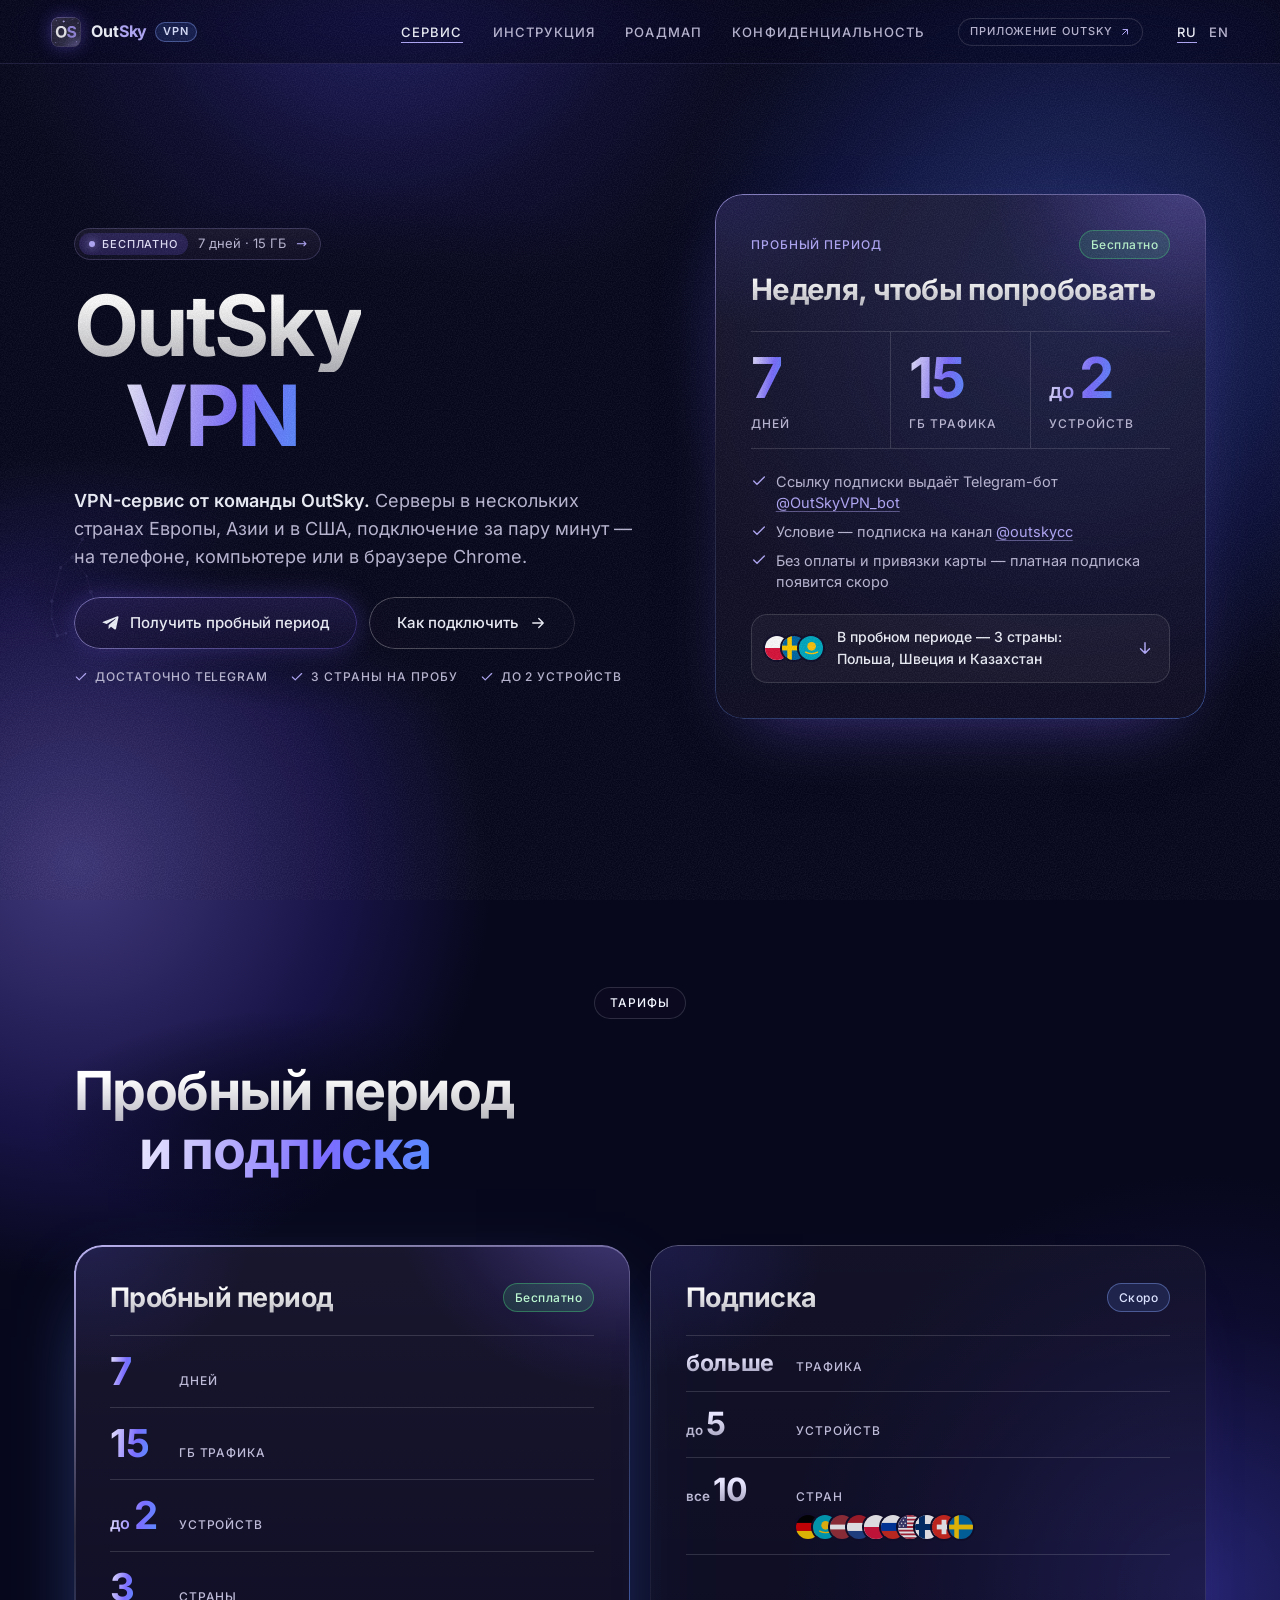
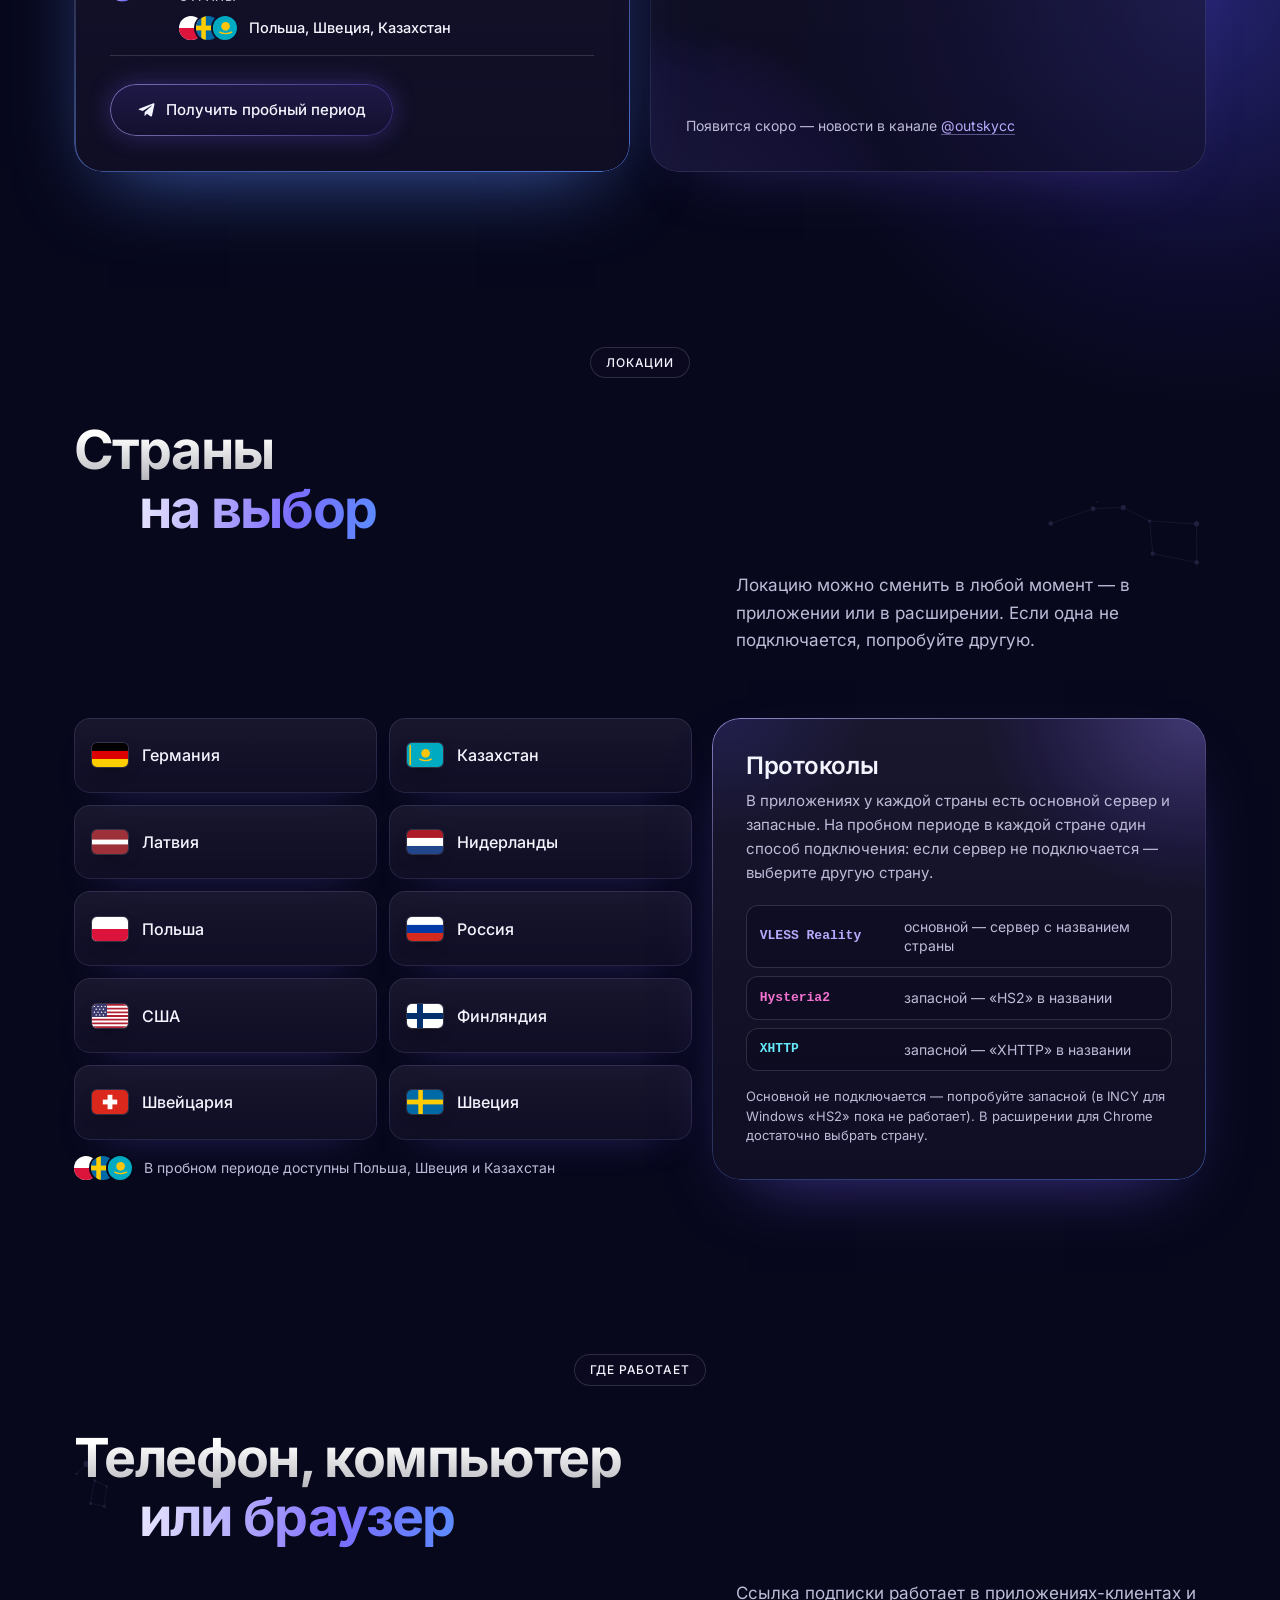
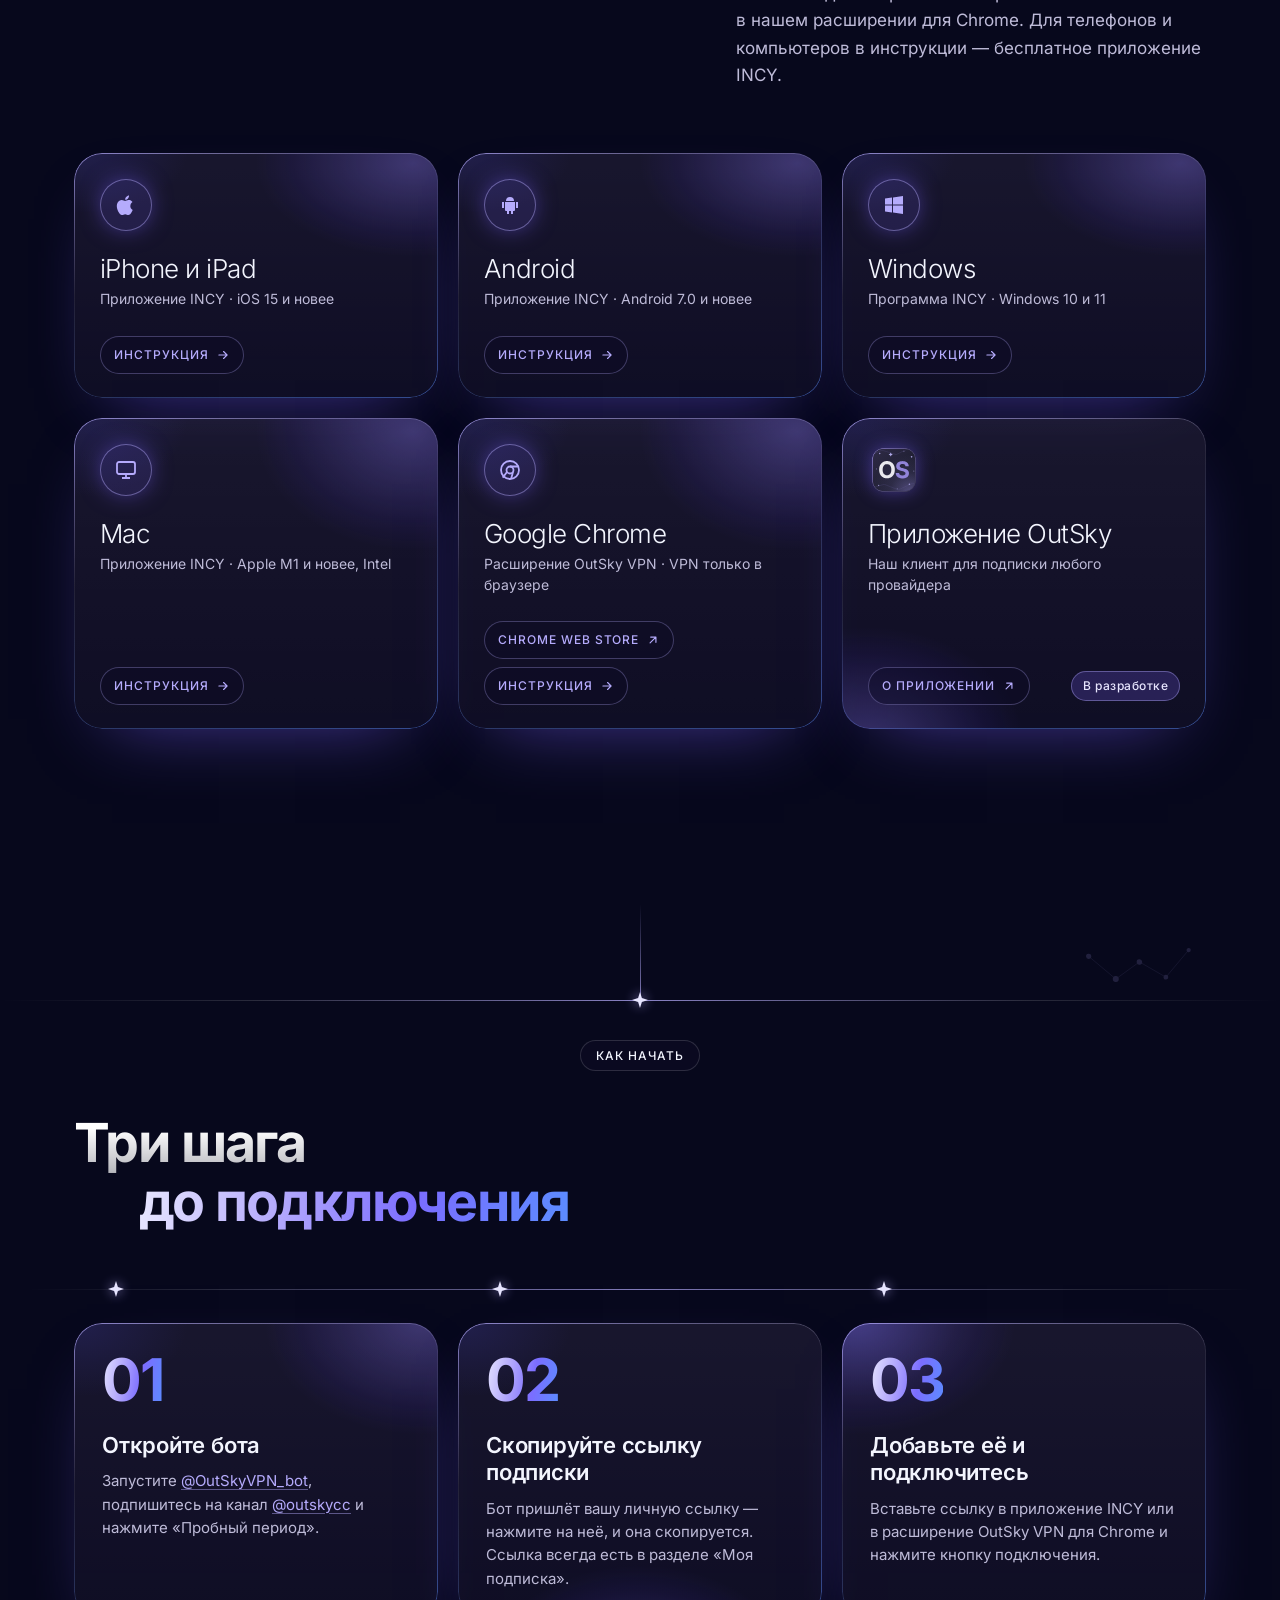
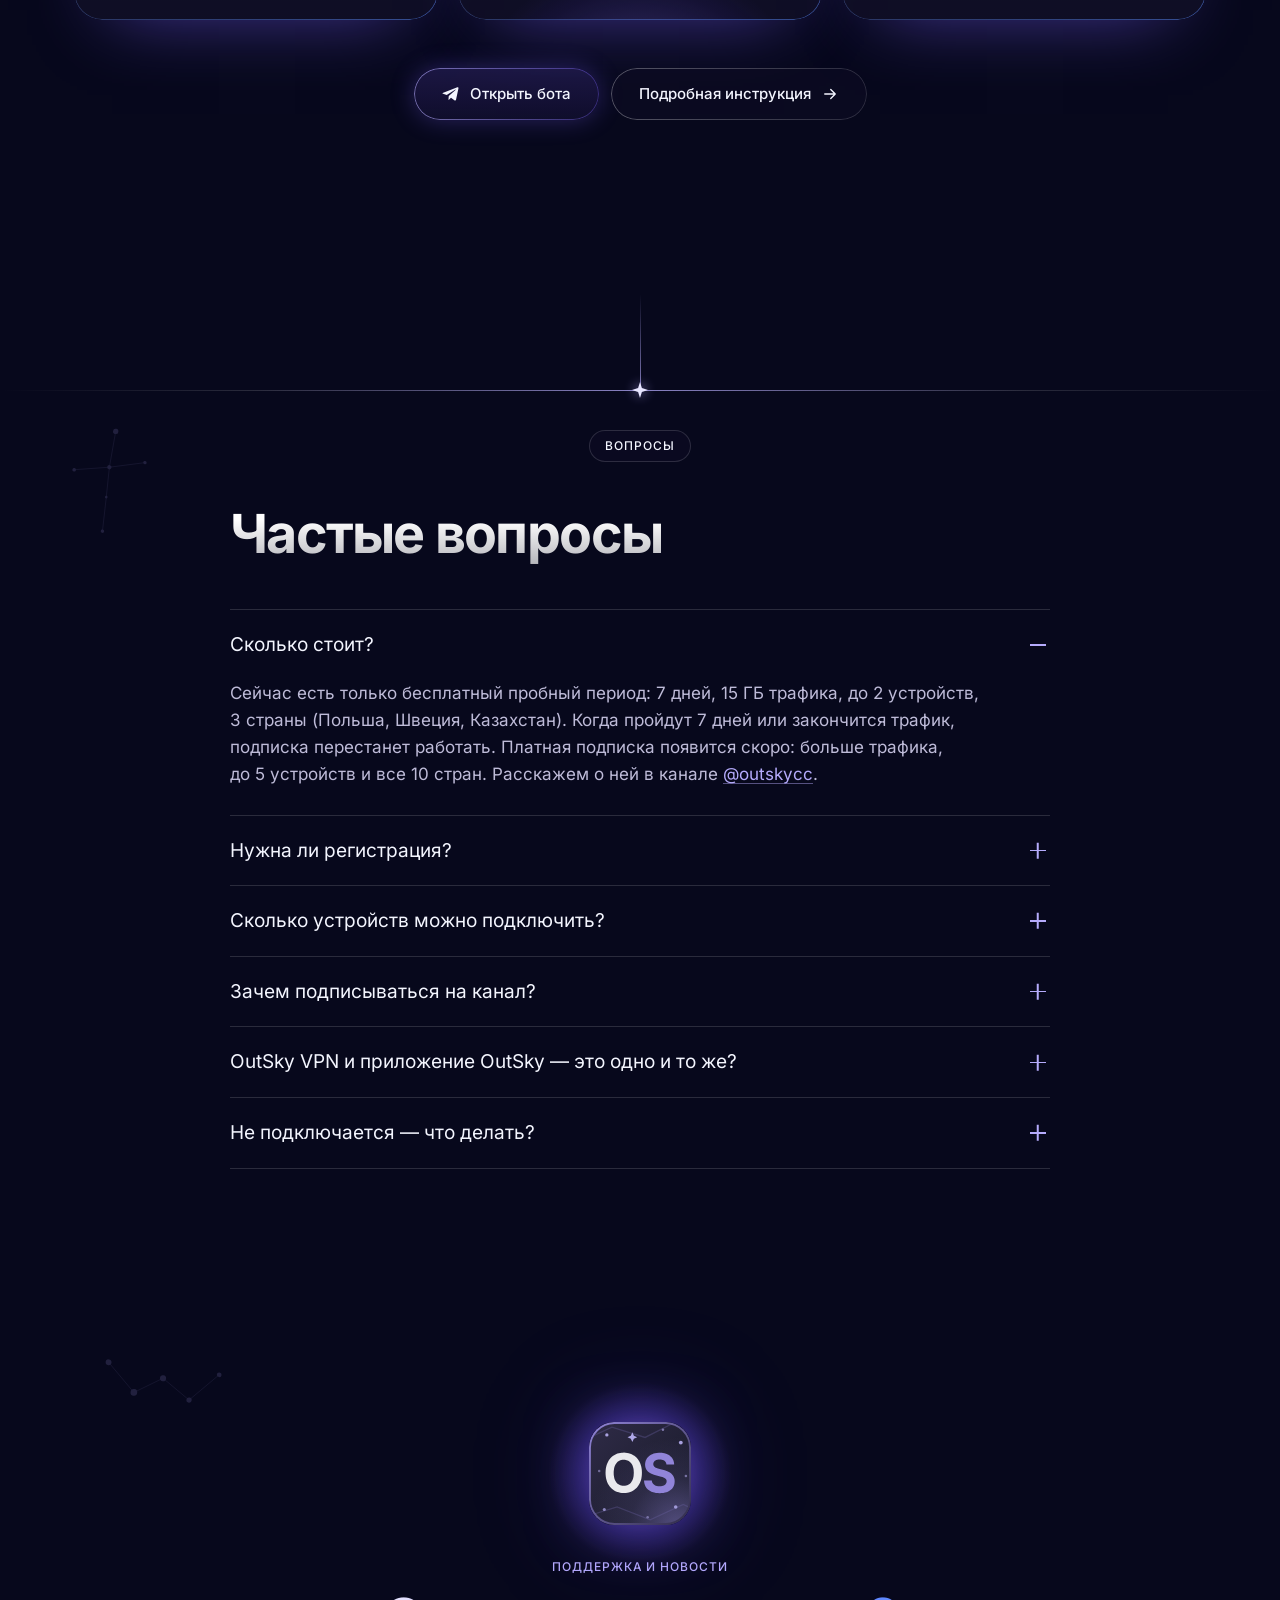
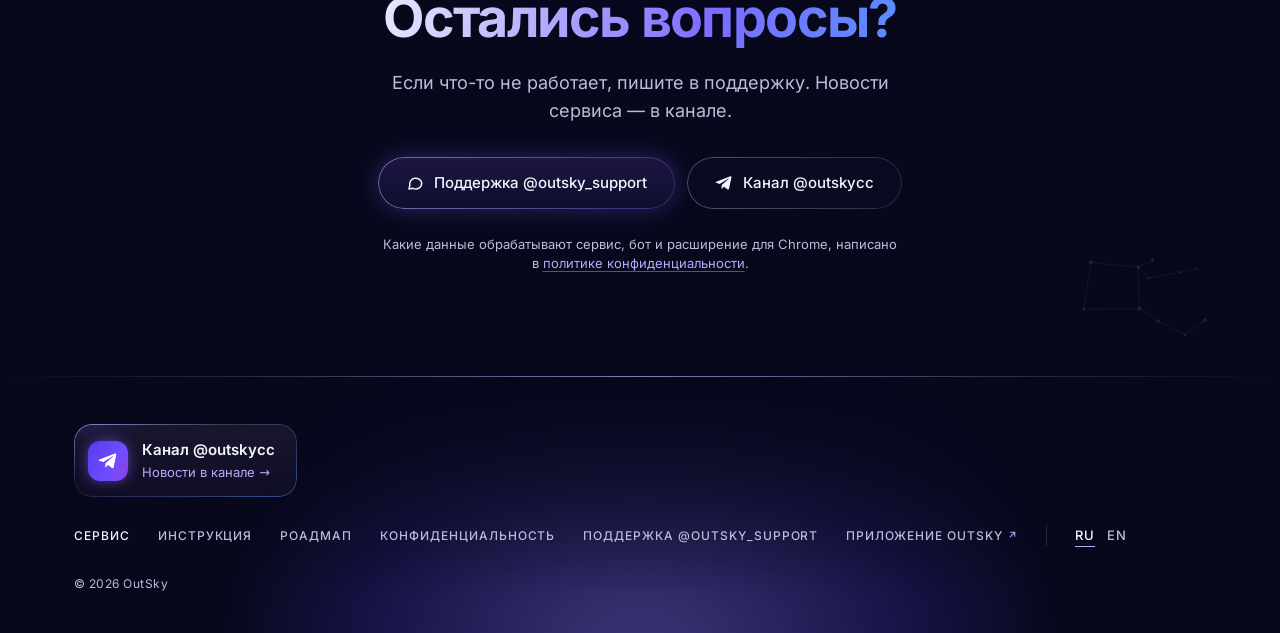
<file: index.html>
<!DOCTYPE html>
<html lang="ru">
<head>
<meta charset="UTF-8">
<meta name="viewport" content="width=device-width, initial-scale=1">
<title>OutSky VPN — VPN-сервис от команды OutSky</title>
<meta name="description" content="OutSky VPN — VPN-сервис от команды OutSky. Бесплатный пробный период в Telegram-боте: 7 дней, 15 ГБ, до 2 устройств, 3 страны. Серверы в 10 странах Европы, Азии и в США; работает на iPhone, Android, Windows, Mac и в Chrome.">
<meta http-equiv="Content-Security-Policy" content="default-src 'self'; img-src 'self' data:; style-src 'self' 'unsafe-inline'; script-src 'self'; font-src 'self'; connect-src 'self'; base-uri 'self'; form-action 'none'">
<meta name="referrer" content="strict-origin-when-cross-origin">
<meta name="theme-color" content="#07081c">
<link rel="canonical" href="https://outsky.cc/">
<link rel="alternate" hreflang="ru" href="https://outsky.cc/">
<link rel="alternate" hreflang="en" href="https://outsky.cc/en/">
<link rel="alternate" hreflang="x-default" href="https://outsky.cc/en/">
<link rel="icon" href="/assets/img/favicon.svg" type="image/svg+xml">
<link rel="icon" href="/icon.png" type="image/png">
<link rel="apple-touch-icon" href="/icon.png">
<meta property="og:type" content="website">
<meta property="og:site_name" content="OutSky">
<meta property="og:title" content="OutSky VPN — пробный период 7 дней бесплатно">
<meta property="og:description" content="VPN-сервис от команды OutSky: серверы в нескольких странах Европы, Азии и в США; iPhone, Android, Windows, Mac и Chrome. Пробный период — в Telegram-боте.">
<meta property="og:url" content="https://outsky.cc/">
<meta property="og:image" content="https://outsky.cc/assets/img/og/og-ru.jpg">
<meta property="og:image:type" content="image/jpeg">
<meta property="og:image:width" content="1200">
<meta property="og:image:height" content="630">
<meta property="og:image:alt" content="OutSky VPN — Неделя, чтобы попробовать: 7 дней, 15 ГБ трафика, до 2 устройств">
<meta property="og:locale" content="ru_RU">
<meta property="og:locale:alternate" content="en_US">
<meta name="twitter:card" content="summary_large_image">
<link rel="preload" href="/assets/fonts/inter-cyrillic.woff2" as="font" type="font/woff2" crossorigin>
<link rel="preload" href="/assets/fonts/inter-latin.woff2" as="font" type="font/woff2" crossorigin>
<link rel="stylesheet" href="/assets/css/fonts.css">
<link rel="stylesheet" href="/assets/css/nebula.css">
<link rel="stylesheet" href="/assets/css/cc.css">
<script src="/assets/js/early.js"></script>
<script src="/assets/js/core.js" defer></script>
<script src="/assets/js/sky.js" defer></script>
<script src="/assets/js/cc.js" defer></script>
</head>
<body class="cc">
<a class="skip" href="#main">К содержимому</a>
<div class="cglow" aria-hidden="true"></div>
<div class="grain" aria-hidden="true"><i></i></div>
<!-- флаги локаций (упрощённые, декоративные) -->
<svg class="cc-sprite" aria-hidden="true" focusable="false">
  <symbol id="f-fi" viewBox="0 0 30 20"><rect width="30" height="20" fill="#fff"/><rect x="8.3" width="5" height="20" fill="#002f6c"/><rect y="7.5" width="30" height="5" fill="#002f6c"/></symbol>
  <symbol id="f-de" viewBox="0 0 30 20"><rect width="30" height="6.7" fill="#000"/><rect y="6.6" width="30" height="6.8" fill="#dd0000"/><rect y="13.3" width="30" height="6.7" fill="#ffce00"/></symbol>
  <symbol id="f-nl" viewBox="0 0 30 20"><rect width="30" height="6.7" fill="#ae1c28"/><rect y="6.6" width="30" height="6.8" fill="#fff"/><rect y="13.3" width="30" height="6.7" fill="#21468b"/></symbol>
  <symbol id="f-se" viewBox="0 0 30 20"><rect width="30" height="20" fill="#006aa7"/><rect x="9.4" width="3.8" height="20" fill="#fecc00"/><rect y="8" width="30" height="4" fill="#fecc00"/></symbol>
  <symbol id="f-lv" viewBox="0 0 30 20"><rect width="30" height="20" fill="#9e3039"/><rect y="8" width="30" height="4" fill="#fff"/></symbol>
  <symbol id="f-pl" viewBox="0 0 30 20"><rect width="30" height="20" fill="#fff"/><rect y="10" width="30" height="10" fill="#dc143c"/></symbol>
  <symbol id="f-ch" viewBox="0 0 30 20"><rect width="30" height="20" fill="#da291c"/><rect x="13" y="4" width="4" height="12" fill="#fff"/><rect x="9" y="8" width="12" height="4" fill="#fff"/></symbol>
  <symbol id="f-us" viewBox="0 0 30 20"><rect width="30" height="20" fill="#fff"/><path fill="#b22234" d="M0 0h30v1.54H0zM0 3.08h30v1.54H0zM0 6.15h30v1.54H0zM0 9.23h30v1.54H0zM0 12.31h30v1.54H0zM0 15.38h30v1.54H0zM0 18.46h30v1.54H0z"/><rect width="12.5" height="10.77" fill="#3c3b6e"/><g fill="#fff"><circle cx="2" cy="2" r=".6"/><circle cx="5" cy="2" r=".6"/><circle cx="8" cy="2" r=".6"/><circle cx="11" cy="2" r=".6"/><circle cx="3.5" cy="4.4" r=".6"/><circle cx="6.5" cy="4.4" r=".6"/><circle cx="9.5" cy="4.4" r=".6"/><circle cx="2" cy="6.8" r=".6"/><circle cx="5" cy="6.8" r=".6"/><circle cx="8" cy="6.8" r=".6"/><circle cx="11" cy="6.8" r=".6"/><circle cx="3.5" cy="9.2" r=".6"/><circle cx="6.5" cy="9.2" r=".6"/><circle cx="9.5" cy="9.2" r=".6"/></g></symbol>
  <symbol id="f-kz" viewBox="0 0 30 20"><rect width="30" height="20" fill="#00abc2"/><circle cx="15.5" cy="8.6" r="3.6" fill="#fec50c"/><path d="M10.5 13.4q5 2.6 10 0" fill="none" stroke="#fec50c" stroke-width="1.1" stroke-linecap="round"/><rect x="2" y="1.5" width="1.3" height="17" fill="#fec50c"/></symbol>
  <symbol id="f-ru" viewBox="0 0 30 20"><rect width="30" height="6.7" fill="#fff"/><rect y="6.6" width="30" height="6.8" fill="#0039a6"/><rect y="13.3" width="30" height="6.7" fill="#d52b1e"/></symbol>
</svg>

<!-- ===== шапка: знак + «OutSky VPN», страницы сервиса, ссылка на сайт приложения, язык ===== -->
<header class="hd" id="hd">
  <span class="hd-frost" aria-hidden="true"></span>
  <a class="logo" href="/" aria-label="OutSky VPN — на главную"><img class="mark" src="/assets/img/favicon.svg" alt="" width="30" height="30"><span class="word">Out<b>Sky</b><i class="cc-vpn">VPN</i></span></a>
  <nav class="hd-nav" aria-label="Главное меню">
    <a href="/" aria-current="page">Сервис</a><a href="/guide/">Инструкция</a><a href="/roadmap/">Роадмап</a><a href="/privacy.html#ru">Конфиденциальность</a>
  </nav>
  <a class="cc-app" href="https://outsky.app/">Приложение OutSky<svg viewBox="0 0 24 24" fill="none" stroke="currentColor" stroke-width="2" stroke-linecap="round" stroke-linejoin="round" aria-hidden="true"><path d="M7 17 17 7M8 7h9v9"/></svg></a>
  <div class="lang" role="group" aria-label="Язык"><a class="on" href="/" hreflang="ru" aria-current="true">RU</a><a href="/en/" hreflang="en" lang="en">EN</a></div>
  <button class="menu-btn" type="button" popovertarget="menu"><span>Меню</span><i aria-hidden="true"></i></button>
  <a class="menu-btn menu-fb" href="#links"><span>Меню</span><i aria-hidden="true"></i></a>
</header>
<nav class="menu" id="menu" popover aria-label="Меню">
  <div class="neb" aria-hidden="true"><i class="tr el"></i><i class="bl ind"></i></div>
  <ol class="menu-list">
    <li><a href="/" aria-current="page"><span class="ix" aria-hidden="true">(01)</span>Сервис</a></li>
    <li><a href="/guide/"><span class="ix" aria-hidden="true">(02)</span>Инструкция</a></li>
    <li><a href="/roadmap/"><span class="ix" aria-hidden="true">(03)</span>Роадмап</a></li>
    <li><a href="/privacy.html#ru"><span class="ix" aria-hidden="true">(04)</span>Конфиденциальность</a></li>
    <li><a href="https://outsky.app/"><span class="ix" aria-hidden="true">(05)</span>Приложение OutSky<svg class="cc-ext" viewBox="0 0 24 24" fill="none" stroke="currentColor" stroke-width="2" stroke-linecap="round" stroke-linejoin="round" aria-hidden="true"><path d="M7 17 17 7M8 7h9v9"/></svg></a></li>
  </ol>
  <div class="lang" role="group" aria-label="Язык"><a class="on" href="/" hreflang="ru" aria-current="true">RU</a><a href="/en/" hreflang="en" lang="en">EN</a></div>
</nav>

<main id="main">
<!-- Список стран — в «Локациях» (.vp-cn), все 10. Флаги в карточке пробного периода (.vp-fs), в «Тарифах» и под списком стран — только страны пробного периода:
     Польша, Швеция, Казахстан (в этом порядке). Протоколы по странам на сайте не называем. -->

<!-- ===== 1. первый экран: слева текст, справа карточка пробного периода ===== -->
<section class="sec-top vp-top" data-live aria-labelledby="t-h">
  <div class="neb" aria-hidden="true"><i class="tr el"></i><i class="bl"></i><i class="tl ind"></i></div>
  <svg class="cst vp-c-per" viewBox="-4 -4 56 108" aria-hidden="true"><use href="/assets/img/constellations.svg#per"/></svg>
  <div class="wrap vp-hero">
    <div class="vp-txt">
      <div class="hole">
        <a class="tag" href="#trial"><span class="dot">Бесплатно</span><span>7 дней · 15 ГБ</span><span class="ar" aria-hidden="true">→</span></a>
        <h1 class="h1" id="t-h"><span class="ln" style="--i:0">OutSky</span> <span class="ln l2 acc" style="--i:1">VPN</span></h1>
      </div>
      <div class="hole vp-txt-b">
        <p class="lead"><b>VPN-сервис от команды OutSky.</b> Серверы в нескольких странах Европы, Азии и в США, подключение за пару минут — на телефоне, компьютере или в браузере Chrome.</p>
        <div class="ctas">
          <a class="pill pill-main" href="https://t.me/OutSkyVPN_bot"><span class="comet" aria-hidden="true"><i></i></span><svg viewBox="0 0 24 24" fill="currentColor" aria-hidden="true"><path d="M21.9 4.6 18.7 19.7c-.2 1-.9 1.3-1.8.8l-4.9-3.6-2.4 2.3c-.3.3-.5.5-1 .5l.4-5 9-8.2c.4-.4-.1-.6-.6-.2L6.3 13.3l-4.8-1.5c-1-.3-1-1 .2-1.5l18.8-7.2c.9-.3 1.6.2 1.4 1.5z"/></svg><span>Получить пробный период</span></a>
          <a class="pill pill-line" href="/guide/"><span class="comet" aria-hidden="true"><i></i></span><span>Как подключить</span><svg class="arr" viewBox="0 0 24 24" fill="none" stroke="currentColor" stroke-width="1.8" stroke-linecap="round" stroke-linejoin="round" aria-hidden="true"><path d="M5 12h14M13 6l6 6-6 6"/></svg></a>
        </div>
        <ul class="checks">
          <li><svg viewBox="0 0 24 24" fill="none" stroke="currentColor" stroke-width="2" stroke-linecap="round" stroke-linejoin="round" aria-hidden="true"><path d="M20 6 9 17l-5-5"/></svg>Достаточно Telegram</li>
          <li><svg viewBox="0 0 24 24" fill="none" stroke="currentColor" stroke-width="2" stroke-linecap="round" stroke-linejoin="round" aria-hidden="true"><path d="M20 6 9 17l-5-5"/></svg>3 страны на пробу</li>
          <li><svg viewBox="0 0 24 24" fill="none" stroke="currentColor" stroke-width="2" stroke-linecap="round" stroke-linejoin="round" aria-hidden="true"><path d="M20 6 9 17l-5-5"/></svg>До 2 устройств</li>
        </ul>
      </div>
    </div>

    <!-- карточка пробного периода: стекло, цифры крупно, условия, флаги -->
    <section class="pane vp-trial" id="trial" aria-labelledby="trial-h">
      <div class="vp-tr-top"><span class="micro">Пробный период</span><span class="st av">Бесплатно</span></div>
      <h2 id="trial-h">Неделя, чтобы попробовать</h2>
      <div class="vp-nums">
        <div><b>7</b><span>дней</span></div>
        <div><b>15</b><span>ГБ трафика</span></div>
        <div><b><small>до </small>2</b><span>устройств</span></div>
      </div>
      <ul class="mini">
        <li><svg viewBox="0 0 24 24" fill="none" stroke="currentColor" stroke-width="2" stroke-linecap="round" aria-hidden="true"><path d="M20 6 9 17l-5-5"/></svg><span>Ссылку подписки выдаёт Telegram-бот <a href="https://t.me/OutSkyVPN_bot">@OutSkyVPN_bot</a></span></li>
        <li><svg viewBox="0 0 24 24" fill="none" stroke="currentColor" stroke-width="2" stroke-linecap="round" aria-hidden="true"><path d="M20 6 9 17l-5-5"/></svg><span>Условие — подписка на канал <a href="https://t.me/outskycc">@outskycc</a></span></li>
        <li><svg viewBox="0 0 24 24" fill="none" stroke="currentColor" stroke-width="2" stroke-linecap="round" aria-hidden="true"><path d="M20 6 9 17l-5-5"/></svg><span>Без оплаты и привязки карты&nbsp;— платная подписка появится скоро</span></li>
      </ul>
      <a class="vp-flags" href="#locations"><span class="vp-fs" aria-hidden="true"><i><svg viewBox="0 0 30 20" preserveAspectRatio="xMidYMid slice"><use href="#f-pl"/></svg></i><i><svg viewBox="0 0 30 20" preserveAspectRatio="xMidYMid slice"><use href="#f-se"/></svg></i><i><svg viewBox="0 0 30 20" preserveAspectRatio="xMidYMid slice"><use href="#f-kz"/></svg></i></span><span class="vp-fl-t">В пробном периоде — 3&nbsp;страны: Польша, Швеция и Казахстан</span><svg class="vp-fl-a" viewBox="0 0 24 24" fill="none" stroke="currentColor" stroke-width="2" stroke-linecap="round" stroke-linejoin="round" aria-hidden="true"><path d="M12 5v14M6 13l6 6 6-6"/></svg></a>
    </section>
  </div>
</section>

<!-- ===== 2. тарифы: пробный период (подсвечен, кнопка в бота) и подписка («Скоро», спокойнее) — две стеклянные карточки, на узких — одна под другой ===== -->
<section class="sec vp-plans" id="plans" data-live aria-labelledby="pl-h">
  <div class="neb" aria-hidden="true"><i class="br ind"></i></div>
  <div class="wrap sh">
    <span class="kick rv">Тарифы</span>
    <h2 class="h2 wr rv hole" id="pl-h"><span class="ln" style="--i:0">Пробный период</span> <span class="ln l2 acc" style="--i:1">и подписка</span></h2>
  </div>
  <div class="wrap vp-cmp">
    <section class="pane vp-tc vp-tc-tr rv" style="--i:0" aria-labelledby="pl-tr-h">
      <div class="vp-tc-hd"><h3 id="pl-tr-h">Пробный период</h3><span class="st av">Бесплатно</span></div>
      <ul class="vp-tc-li">
        <li><b>7</b> <span>дней</span></li>
        <li><b>15</b> <span>ГБ трафика</span></li>
        <li><b><small>до </small>2</b> <span>устройств</span></li>
        <li><b>3</b> <span>страны <span class="vp-tc-cn"><span class="vp-fs" aria-hidden="true"><i><svg viewBox="0 0 30 20" preserveAspectRatio="xMidYMid slice"><use href="#f-pl"/></svg></i><i><svg viewBox="0 0 30 20" preserveAspectRatio="xMidYMid slice"><use href="#f-se"/></svg></i><i><svg viewBox="0 0 30 20" preserveAspectRatio="xMidYMid slice"><use href="#f-kz"/></svg></i></span>Польша, Швеция, Казахстан</span></span></li>
      </ul>
      <div class="ctas"><a class="pill pill-main" href="https://t.me/OutSkyVPN_bot"><span class="comet" aria-hidden="true"><i></i></span><svg viewBox="0 0 24 24" fill="currentColor" aria-hidden="true"><path d="M21.9 4.6 18.7 19.7c-.2 1-.9 1.3-1.8.8l-4.9-3.6-2.4 2.3c-.3.3-.5.5-1 .5l.4-5 9-8.2c.4-.4-.1-.6-.6-.2L6.3 13.3l-4.8-1.5c-1-.3-1-1 .2-1.5l18.8-7.2c.9-.3 1.6.2 1.4 1.5z"/></svg><span>Получить пробный период</span></a></div>
    </section>
    <section class="pane vp-tc vp-tc-sub rv" style="--i:1" aria-labelledby="pl-sub-h">
      <div class="vp-tc-hd"><h3 id="pl-sub-h">Подписка</h3><span class="st soon">Скоро</span></div>
      <ul class="vp-tc-li">
        <li><b class="w">больше</b> <span>трафика</span></li>
        <li><b><small>до </small>5</b> <span>устройств</span></li>
        <li><b><small>все </small>10</b> <span>стран <span class="vp-tc-cn"><span class="vp-fs" aria-hidden="true"><i><svg viewBox="0 0 30 20" preserveAspectRatio="xMidYMid slice"><use href="#f-de"/></svg></i><i><svg viewBox="0 0 30 20" preserveAspectRatio="xMidYMid slice"><use href="#f-kz"/></svg></i><i><svg viewBox="0 0 30 20" preserveAspectRatio="xMidYMid slice"><use href="#f-lv"/></svg></i><i><svg viewBox="0 0 30 20" preserveAspectRatio="xMidYMid slice"><use href="#f-nl"/></svg></i><i><svg viewBox="0 0 30 20" preserveAspectRatio="xMidYMid slice"><use href="#f-pl"/></svg></i><i><svg viewBox="0 0 30 20" preserveAspectRatio="xMidYMid slice"><use href="#f-ru"/></svg></i><i><svg viewBox="0 0 30 20" preserveAspectRatio="xMidYMid slice"><use href="#f-us"/></svg></i><i><svg viewBox="0 0 30 20" preserveAspectRatio="xMidYMid slice"><use href="#f-fi"/></svg></i><i><svg viewBox="0 0 30 20" preserveAspectRatio="xMidYMid slice"><use href="#f-ch"/></svg></i><i><svg viewBox="0 0 30 20" preserveAspectRatio="xMidYMid slice"><use href="#f-se"/></svg></i></span></span></span></li>
      </ul>
      <p class="fnote">Появится скоро — новости в канале <a href="https://t.me/outskycc">@outskycc</a></p>
    </section>
  </div>
</section>

<!-- ===== 3. локации: страны стеклянными плитками, справа — протоколы ===== -->
<section class="sec vp-loc" id="locations" data-live aria-labelledby="loc-h">
  <div class="neb" aria-hidden="true"><i class="tl el"></i><i class="br ind"></i></div>
  <svg class="cst vp-c-ursa" viewBox="-6 6 156 66" aria-hidden="true"><use href="/assets/img/constellations.svg#ursa"/></svg>
  <div class="wrap sh">
    <span class="kick rv">Локации</span>
    <h2 class="h2 wr rv hole" id="loc-h"><span class="ln" style="--i:0">Страны</span> <span class="ln l2 acc" style="--i:1">на выбор</span></h2>
    <p class="sh-p rv hole">Локацию можно сменить в любой момент — в приложении или в расширении. Если одна не подключается, попробуйте другую.</p>
  </div>
  <div class="wrap vp-loc-in">
    <div class="vp-cn-w">
      <ul class="vp-cn" aria-label="Страны">
        <li class="rv" style="--i:0"><svg viewBox="0 0 30 20" aria-hidden="true"><use href="#f-de"/></svg>Германия</li>
        <li class="rv" style="--i:1"><svg viewBox="0 0 30 20" aria-hidden="true"><use href="#f-kz"/></svg>Казахстан</li>
        <li class="rv" style="--i:2"><svg viewBox="0 0 30 20" aria-hidden="true"><use href="#f-lv"/></svg>Латвия</li>
        <li class="rv" style="--i:3"><svg viewBox="0 0 30 20" aria-hidden="true"><use href="#f-nl"/></svg>Нидерланды</li>
        <li class="rv" style="--i:4"><svg viewBox="0 0 30 20" aria-hidden="true"><use href="#f-pl"/></svg>Польша</li>
        <li class="rv" style="--i:5"><svg viewBox="0 0 30 20" aria-hidden="true"><use href="#f-ru"/></svg>Россия</li>
        <li class="rv" style="--i:6"><svg viewBox="0 0 30 20" aria-hidden="true"><use href="#f-us"/></svg>США</li>
        <li class="rv" style="--i:7"><svg viewBox="0 0 30 20" aria-hidden="true"><use href="#f-fi"/></svg>Финляндия</li>
        <li class="rv" style="--i:8"><svg viewBox="0 0 30 20" aria-hidden="true"><use href="#f-ch"/></svg>Швейцария</li>
        <li class="rv" style="--i:9"><svg viewBox="0 0 30 20" aria-hidden="true"><use href="#f-se"/></svg>Швеция</li>
      </ul>
      <p class="vp-cn-tr rv"><span class="vp-fs" aria-hidden="true"><i><svg viewBox="0 0 30 20" preserveAspectRatio="xMidYMid slice"><use href="#f-pl"/></svg></i><i><svg viewBox="0 0 30 20" preserveAspectRatio="xMidYMid slice"><use href="#f-se"/></svg></i><i><svg viewBox="0 0 30 20" preserveAspectRatio="xMidYMid slice"><use href="#f-kz"/></svg></i></span>В пробном периоде доступны Польша, Швеция и Казахстан</p>
    </div>
    <div class="pane vp-proto rv" style="--gx:90%; --gy:8%">
      <h3>Протоколы</h3>
      <p>В приложениях у каждой страны есть основной сервер и запасные. На пробном периоде в каждой стране один способ подключения: если сервер не подключается — выберите другую страну.</p>
      <ul class="vp-prows">
        <li><code class="p-vl">VLESS Reality</code><span>основной — сервер с названием страны</span></li>
        <li><code class="p-hy">Hysteria2</code><span>запасной — «HS2» в названии</span></li>
        <li><code class="p-xh">XHTTP</code><span>запасной — «XHTTP» в названии</span></li>
      </ul>
      <p class="fnote">Основной не подключается — попробуйте запасной (в INCY для Windows «HS2» пока не работает). В расширении для Chrome достаточно выбрать страну.</p>
    </div>
  </div>
</section>

<!-- ===== 4. где работает: устройства стеклянными карточками (система посетителя — с меткой, cc.js) ===== -->
<section class="sec vp-dev" id="devices" data-live aria-labelledby="dev-h">
  <div class="neb" aria-hidden="true"><i class="tr"></i><i class="bl el"></i></div>
  <svg class="cst vp-c-lyra" viewBox="-6 -6 40 52" aria-hidden="true"><use href="/assets/img/constellations.svg#lyra"/></svg>
  <div class="wrap sh">
    <span class="kick rv">Где работает</span>
    <h2 class="h2 wr rv hole" id="dev-h"><span class="ln" style="--i:0">Телефон, компьютер</span> <span class="ln l2 acc" style="--i:1">или браузер</span></h2>
    <p class="sh-p rv hole">Ссылка подписки работает в приложениях-клиентах и в нашем расширении для Chrome. Для телефонов и компьютеров в инструкции — бесплатное приложение INCY.</p>
  </div>
  <div class="wrap">
    <ul class="vp-pl">
      <li class="pane rv" style="--i:0" data-os="ios"><span class="vp-pi"><svg viewBox="0 0 24 24" fill="currentColor" aria-hidden="true"><path d="M16.4 12.6c0-2.4 2-3.6 2.1-3.7-1.2-1.7-3-1.9-3.6-1.9-1.5-.2-3 .9-3.8.9-.8 0-2-.9-3.3-.9-1.7 0-3.2 1-4.1 2.5-1.8 3-.5 7.5 1.2 10 .8 1.2 1.8 2.6 3.1 2.5 1.2 0 1.7-.8 3.2-.8s1.9.8 3.2.8c1.3 0 2.2-1.2 3-2.4.9-1.4 1.3-2.7 1.3-2.8 0 0-2.4-.9-2.4-3.6zM14 5.4c.7-.8 1.1-1.9 1-3-1 0-2.1.7-2.8 1.5-.6.7-1.2 1.8-1 2.9 1.1.1 2.1-.6 2.8-1.4z"/></svg></span>
        <h3>iPhone и iPad</h3><p>Приложение INCY · iOS 15 и новее</p>
        <div class="vp-acts"><a href="/guide/#iphone">Инструкция<svg viewBox="0 0 24 24" fill="none" stroke="currentColor" stroke-width="2" stroke-linecap="round" stroke-linejoin="round" aria-hidden="true"><path d="M5 12h14M13 6l6 6-6 6"/></svg></a></div></li>
      <li class="pane rv" style="--i:1" data-os="android"><span class="vp-pi"><svg viewBox="0 0 24 24" fill="currentColor" aria-hidden="true"><path d="M7 9h10v8a1 1 0 0 1-1 1h-1v3h-2v-3h-2v3H9v-3H8a1 1 0 0 1-1-1zM4 9h2v6H4zm14 0h2v6h-2zM8 8a4 4 0 0 1 8 0z"/></svg></span>
        <h3>Android</h3><p>Приложение INCY · Android 7.0 и новее</p>
        <div class="vp-acts"><a href="/guide/#android">Инструкция<svg viewBox="0 0 24 24" fill="none" stroke="currentColor" stroke-width="2" stroke-linecap="round" stroke-linejoin="round" aria-hidden="true"><path d="M5 12h14M13 6l6 6-6 6"/></svg></a></div></li>
      <li class="pane rv" style="--i:2" data-os="windows"><span class="vp-pi"><svg viewBox="0 0 24 24" fill="currentColor" aria-hidden="true"><path d="M3 5.5 10 4.5v7H3zM11 4.4 21 3v8.5H11zM3 12.5h7v7l-7-1zM11 12.5h10V21l-10-1.4z"/></svg></span>
        <h3>Windows</h3><p>Программа INCY · Windows 10 и 11</p>
        <div class="vp-acts"><a href="/guide/#windows">Инструкция<svg viewBox="0 0 24 24" fill="none" stroke="currentColor" stroke-width="2" stroke-linecap="round" stroke-linejoin="round" aria-hidden="true"><path d="M5 12h14M13 6l6 6-6 6"/></svg></a></div></li>
      <li class="pane rv" style="--i:3" data-os="mac"><span class="vp-pi"><svg viewBox="0 0 24 24" fill="none" stroke="currentColor" stroke-width="1.8" aria-hidden="true"><rect x="3" y="4" width="18" height="12" rx="2"/><path d="M8 20h8M12 16v4"/></svg></span>
        <h3>Mac</h3><p>Приложение INCY · Apple M1 и новее, Intel</p>
        <div class="vp-acts"><a href="/guide/#mac">Инструкция<svg viewBox="0 0 24 24" fill="none" stroke="currentColor" stroke-width="2" stroke-linecap="round" stroke-linejoin="round" aria-hidden="true"><path d="M5 12h14M13 6l6 6-6 6"/></svg></a></div></li>
      <li class="pane rv" style="--i:4" data-os="browser"><span class="vp-pi"><svg viewBox="0 0 24 24" fill="none" stroke="currentColor" stroke-width="1.8" aria-hidden="true"><circle cx="12" cy="12" r="9"/><circle cx="12" cy="12" r="3.5"/><path d="M12 8.5h8.5M9 14l-4.3 5.6M15 14l-1.8 6.6"/></svg></span>
        <h3>Google Chrome</h3><p>Расширение OutSky VPN · VPN только в браузере</p>
        <div class="vp-acts"><a href="https://chromewebstore.google.com/detail/outsky-vpn/aacogocimaopagjjfhgmaefgbcmbjhci">Chrome Web Store<svg viewBox="0 0 24 24" fill="none" stroke="currentColor" stroke-width="2" stroke-linecap="round" stroke-linejoin="round" aria-hidden="true"><path d="M7 17 17 7M8 7h9v9"/></svg></a><a href="/guide/#chrome">Инструкция<svg viewBox="0 0 24 24" fill="none" stroke="currentColor" stroke-width="2" stroke-linecap="round" stroke-linejoin="round" aria-hidden="true"><path d="M5 12h14M13 6l6 6-6 6"/></svg></a></div></li>
      <li class="pane rv vp-osk" style="--i:5; --gx:14%; --gy:96%"><span class="vp-pi vp-pi-osk" aria-hidden="true"><img src="/assets/img/favicon.svg" alt="" width="44" height="44"></span>
        <h3>Приложение OutSky</h3><p>Наш клиент для подписки любого провайдера</p>
        <div class="vp-acts"><a href="https://outsky.app/">О приложении<svg viewBox="0 0 24 24" fill="none" stroke="currentColor" stroke-width="2" stroke-linecap="round" stroke-linejoin="round" aria-hidden="true"><path d="M7 17 17 7M8 7h9v9"/></svg></a><span class="st dev">В разработке</span></div></li>
    </ul>
  </div>
</section>

<!-- ===== 5. как начать: три шага по «линии горизонта» со звёздами ===== -->
<section class="sec vp-start" id="start" data-live aria-labelledby="st-h">
  <div class="neb" aria-hidden="true"><i class="tl ind"></i><i class="br el"></i></div>
  <div class="ritual rv" aria-hidden="true"><i class="r-v"></i><i class="r-h"></i><svg class="r-star" viewBox="0 0 16 16"><path d="M8 0l1.9 6.1L16 8l-6.1 1.9L8 16l-1.9-6.1L0 8l6.1-1.9z"/></svg></div>
  <svg class="cst vp-c-cass" viewBox="-6 2 92 40" aria-hidden="true"><use href="/assets/img/constellations.svg#cass"/></svg>
  <div class="wrap sh">
    <span class="kick rv">Как начать</span>
    <h2 class="h2 wr rv hole" id="st-h"><span class="ln" style="--i:0">Три шага</span> <span class="ln l2 acc" style="--i:1">до подключения</span></h2>
  </div>
  <div class="wrap">
    <ol class="vp-steps">
      <li class="rv" style="--i:0"><svg class="vp-star" viewBox="0 0 16 16" aria-hidden="true"><path d="M8 0l1.9 6.1L16 8l-6.1 1.9L8 16l-1.9-6.1L0 8l6.1-1.9z"/></svg>
        <div class="pane" style="--gx:88%; --gy:8%"><span class="vp-sn" aria-hidden="true">01</span><h3>Откройте бота</h3>
        <p>Запустите <a href="https://t.me/OutSkyVPN_bot">@OutSkyVPN_bot</a>, подпишитесь на канал <a href="https://t.me/outskycc">@outskycc</a> и нажмите «Пробный период».</p></div></li>
      <li class="rv" style="--i:1"><svg class="vp-star" viewBox="0 0 16 16" aria-hidden="true"><path d="M8 0l1.9 6.1L16 8l-6.1 1.9L8 16l-1.9-6.1L0 8l6.1-1.9z"/></svg>
        <div class="pane" style="--gx:50%; --gy:108%"><span class="vp-sn" aria-hidden="true">02</span><h3>Скопируйте ссылку подписки</h3>
        <p>Бот пришлёт вашу личную ссылку — нажмите на неё, и она скопируется. Ссылка всегда есть в разделе «Моя подписка».</p></div></li>
      <li class="rv" style="--i:2"><svg class="vp-star" viewBox="0 0 16 16" aria-hidden="true"><path d="M8 0l1.9 6.1L16 8l-6.1 1.9L8 16l-1.9-6.1L0 8l6.1-1.9z"/></svg>
        <div class="pane" style="--gx:12%; --gy:8%"><span class="vp-sn" aria-hidden="true">03</span><h3>Добавьте её и подключитесь</h3>
        <p>Вставьте ссылку в приложение INCY или в расширение OutSky VPN для Chrome и нажмите кнопку подключения.</p></div></li>
    </ol>
    <div class="ctas vp-st-cta rv">
      <a class="pill pill-main" href="https://t.me/OutSkyVPN_bot"><span class="comet" aria-hidden="true"><i></i></span><svg viewBox="0 0 24 24" fill="currentColor" aria-hidden="true"><path d="M21.9 4.6 18.7 19.7c-.2 1-.9 1.3-1.8.8l-4.9-3.6-2.4 2.3c-.3.3-.5.5-1 .5l.4-5 9-8.2c.4-.4-.1-.6-.6-.2L6.3 13.3l-4.8-1.5c-1-.3-1-1 .2-1.5l18.8-7.2c.9-.3 1.6.2 1.4 1.5z"/></svg><span>Открыть бота</span></a>
      <a class="pill pill-line" href="/guide/"><span class="comet" aria-hidden="true"><i></i></span><span>Подробная инструкция</span><svg class="arr" viewBox="0 0 24 24" fill="none" stroke="currentColor" stroke-width="1.8" stroke-linecap="round" stroke-linejoin="round" aria-hidden="true"><path d="M5 12h14M13 6l6 6-6 6"/></svg></a>
    </div>
  </div>
</section>

<!-- ===== 6. вопросы ===== -->
<section class="sec faq" id="faq" data-live aria-labelledby="q-h">
  <div class="neb" aria-hidden="true"><i class="bl"></i><i class="tr el"></i></div>
  <div class="ritual rv" aria-hidden="true"><i class="r-v"></i><i class="r-h"></i><svg class="r-star" viewBox="0 0 16 16"><path d="M8 0l1.9 6.1L16 8l-6.1 1.9L8 16l-1.9-6.1L0 8l6.1-1.9z"/></svg></div>
  <svg class="cst c-cygnus" viewBox="-4 -6 86 104" aria-hidden="true"><use href="/assets/img/constellations.svg#cygnus"/></svg>
  <svg class="cst c-dra" viewBox="-4 -4 128 118" aria-hidden="true"><use href="/assets/img/constellations.svg#dra"/></svg>
  <div class="wrap faq-in">
    <span class="kick rv">Вопросы</span>
    <h2 class="h2 wr rv hole" id="q-h"><span class="ln" style="--i:0">Частые вопросы</span></h2>
    <div class="faq-list">
      <details open><summary>Сколько стоит?</summary><p>Сейчас есть только бесплатный пробный период: 7&nbsp;дней, 15&nbsp;ГБ трафика, до&nbsp;2&nbsp;устройств, 3&nbsp;страны (Польша, Швеция, Казахстан). Когда пройдут 7&nbsp;дней или закончится трафик, подписка перестанет работать. Платная подписка появится скоро: больше трафика, до&nbsp;5&nbsp;устройств и все 10&nbsp;стран. Расскажем о ней в канале <a href="https://t.me/outskycc">@outskycc</a>.</p></details>
      <details><summary>Нужна ли регистрация?</summary><p>Отдельная регистрация не нужна — достаточно Telegram. Ссылку подписки выдаёт бот <a href="https://t.me/OutSkyVPN_bot">@OutSkyVPN_bot</a>.</p></details>
      <details><summary>Сколько устройств можно подключить?</summary><p>На пробном периоде — до двух, например телефон и компьютер; в платной подписке будет до пяти. Каждое VPN-приложение на устройстве считается отдельно. На пробном периоде подписка работает только в VPN-приложениях, которые передают идентификатор устройства, — например, INCY и Happ. Освободить место можно в боте («Моя подписка» → «Устройства», сброс — раз в сутки) или через <a href="https://t.me/outsky_support">@outsky_support</a>.</p></details>
      <details><summary>Зачем подписываться на канал?</summary><p>Это условие пробного периода. В канале <a href="https://t.me/outskycc">@outskycc</a> — новости сервиса OutSky VPN; новости приложения OutSky — в <a href="https://t.me/outskyapp">@outskyapp</a>.</p></details>
      <details><summary>OutSky VPN и приложение OutSky — это одно и то же?</summary><p>Нет. OutSky VPN — сервис: серверы и подписка. Приложение OutSky — отдельный бесплатный клиент для подписки любого провайдера, оно в разработке. Пользоваться сервисом можно уже сейчас — через INCY или расширение для Chrome.</p></details>
      <details><summary>Не подключается — что делать?</summary><p>Выберите другой сервер или локацию. Не помогло — напишите в поддержку <a href="https://t.me/outsky_support">@outsky_support</a>: какое у вас устройство и что видно на экране, лучше со скриншотом.</p></details>
    </div>
  </div>
</section>

<!-- ===== 7. финал: поддержка и новости (знак, заголовок, две пилюли) ===== -->
<section class="fin vp-fin" id="support" data-live aria-labelledby="sup-h">
  <div class="neb" aria-hidden="true"><i class="bl ind"></i><i class="bc el"></i><i class="br"></i></div>
  <svg class="cst c-cass2" viewBox="-6 2 92 40" aria-hidden="true"><use href="/assets/img/constellations.svg#cass"/></svg>
  <svg class="cst c-peg" viewBox="-4 -4 128 87" aria-hidden="true"><use href="/assets/img/constellations.svg#peg"/></svg>
  <div class="wrap">
    <span class="fin-mark rv" aria-hidden="true"><img src="/assets/img/favicon.svg" alt="" width="132" height="132"></span>
    <p class="micro rv vp-fin-k">Поддержка и новости</p>
    <h2 class="h2 wr rv" id="sup-h"><span class="ln acc" style="--i:0">Остались вопросы?</span></h2>
    <p class="vp-fin-p rv">Если что-то не работает, пишите в поддержку. Новости сервиса — в канале.</p>
    <div class="ctas rv">
      <a class="pill pill-main" href="https://t.me/outsky_support"><span class="comet" aria-hidden="true"><i></i></span><svg viewBox="0 0 24 24" fill="none" stroke="currentColor" stroke-width="2" stroke-linecap="round" stroke-linejoin="round" aria-hidden="true"><path d="M21 12a8 8 0 0 1-11.6 7.1L4 20l1-4.6A8 8 0 1 1 21 12z"/></svg><span>Поддержка @outsky_support</span></a>
      <a class="pill pill-line" href="https://t.me/outskycc"><span class="comet" aria-hidden="true"><i></i></span><svg viewBox="0 0 24 24" fill="currentColor" aria-hidden="true"><path d="M21.9 4.6 18.7 19.7c-.2 1-.9 1.3-1.8.8l-4.9-3.6-2.4 2.3c-.3.3-.5.5-1 .5l.4-5 9-8.2c.4-.4-.1-.6-.6-.2L6.3 13.3l-4.8-1.5c-1-.3-1-1 .2-1.5l18.8-7.2c.9-.3 1.6.2 1.4 1.5z"/></svg><span>Канал @outskycc</span></a>
    </div>
    <p class="fnote rv vp-fin-n">Какие данные обрабатывают сервис, бот и расширение для Chrome, написано в <a href="/privacy.html#ru">политике конфиденциальности</a>.</p>
  </div>
</section>
</main>

<footer class="ft" id="links">
  <div class="neb" aria-hidden="true"><i class="bc"></i></div>
  <div class="wrap ft-in">
    <a class="tg-card pane" href="https://t.me/outskycc"><span class="ic" aria-hidden="true"><svg viewBox="0 0 24 24" fill="currentColor"><path d="M21.9 4.6 18.7 19.7c-.2 1-.9 1.3-1.8.8l-4.9-3.6-2.4 2.3c-.3.3-.5.5-1 .5l.4-5 9-8.2c.4-.4-.1-.6-.6-.2L6.3 13.3l-4.8-1.5c-1-.3-1-1 .2-1.5l18.8-7.2c.9-.3 1.6.2 1.4 1.5z"/></svg></span><span><b>Канал @outskycc</b><small>Новости в канале →</small></span></a>
    <div class="ft-row">
      <nav class="ft-nav" aria-label="Ссылки"><a href="/" aria-current="page">Сервис</a><a href="/guide/">Инструкция</a><a href="/roadmap/">Роадмап</a><a href="/privacy.html#ru">Конфиденциальность</a><a href="https://t.me/outsky_support">Поддержка @outsky_support</a><a href="https://outsky.app/">Приложение OutSky<svg viewBox="0 0 24 24" fill="none" stroke="currentColor" stroke-width="2.2" stroke-linecap="round" stroke-linejoin="round" aria-hidden="true"><path d="M7 17 17 7M8 7h9v9"/></svg></a></nav>
      <div class="lang ft-lang" role="group" aria-label="Язык"><a class="on" href="/" hreflang="ru" aria-current="true">RU</a><a href="/en/" hreflang="en" lang="en">EN</a></div>
    </div>
    <div class="ft-c">© 2026 OutSky</div>
  </div>
</footer>
</body>
</html>
</file>
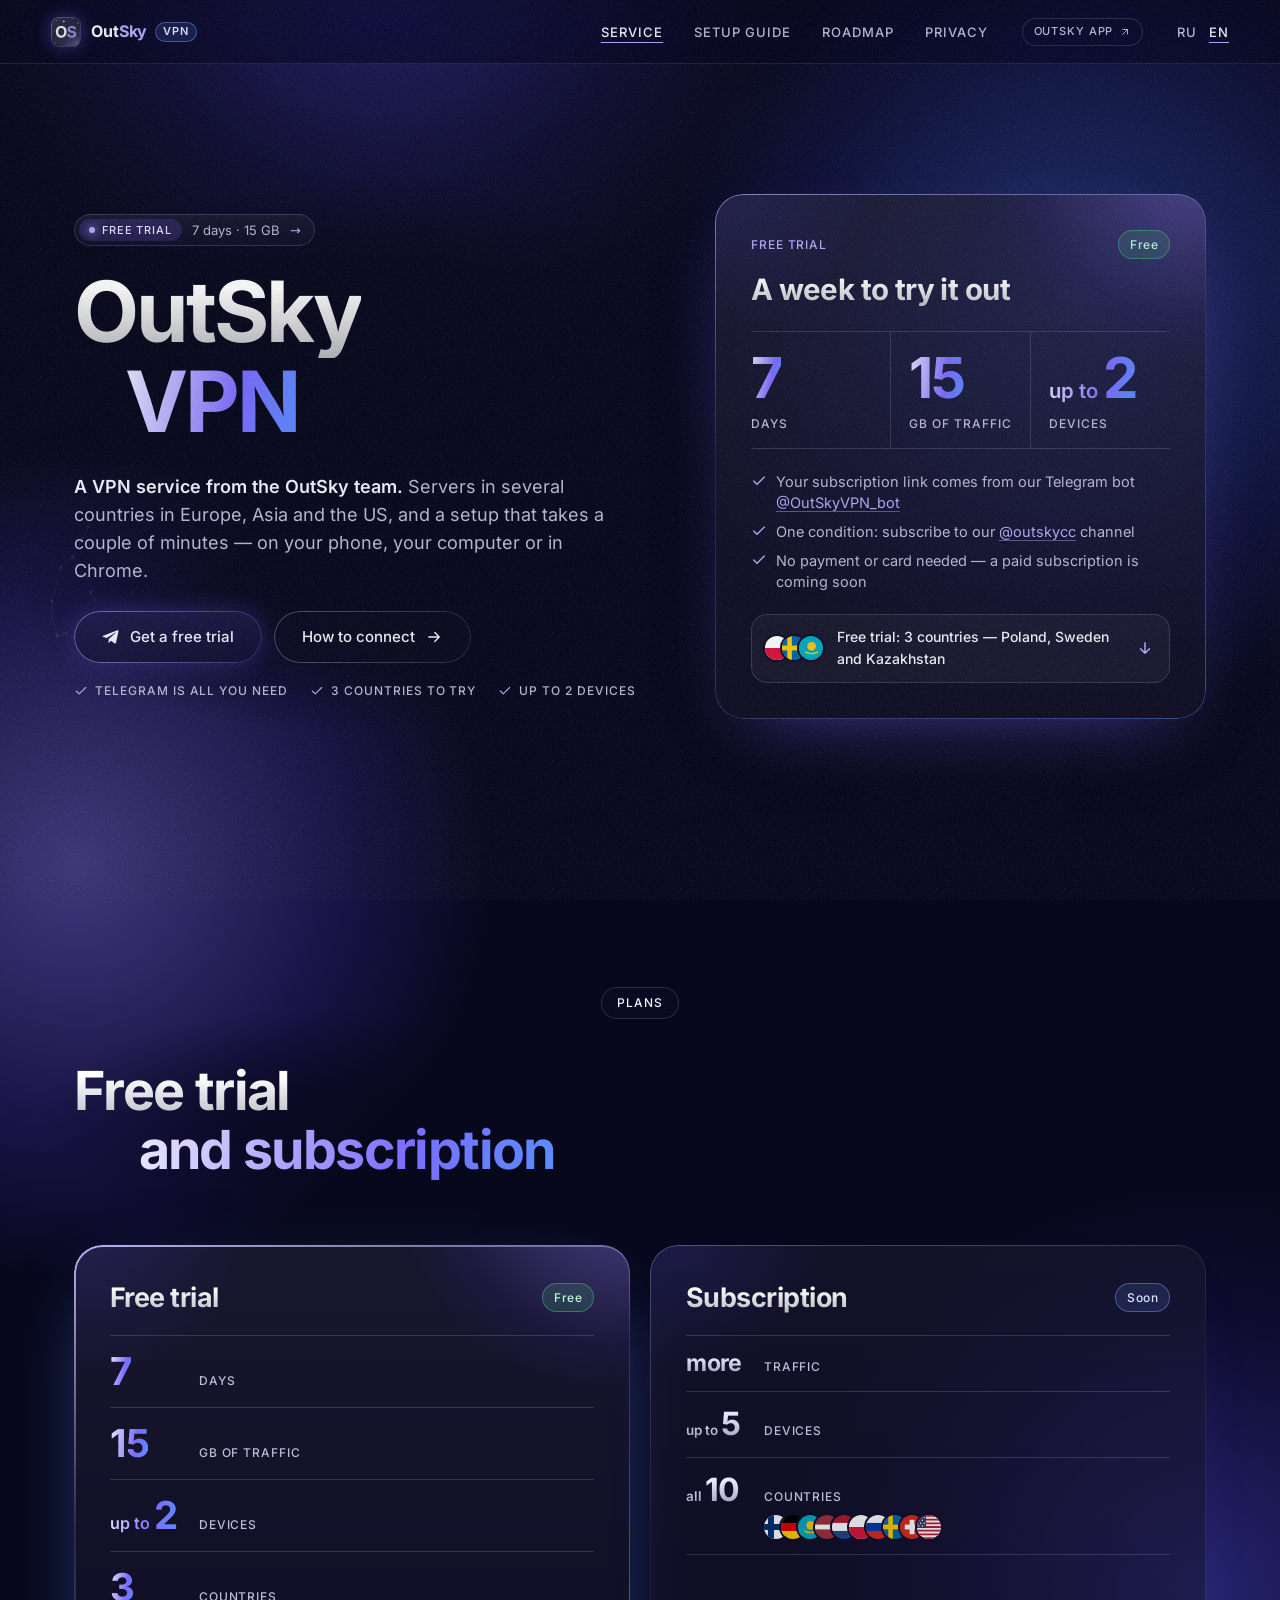
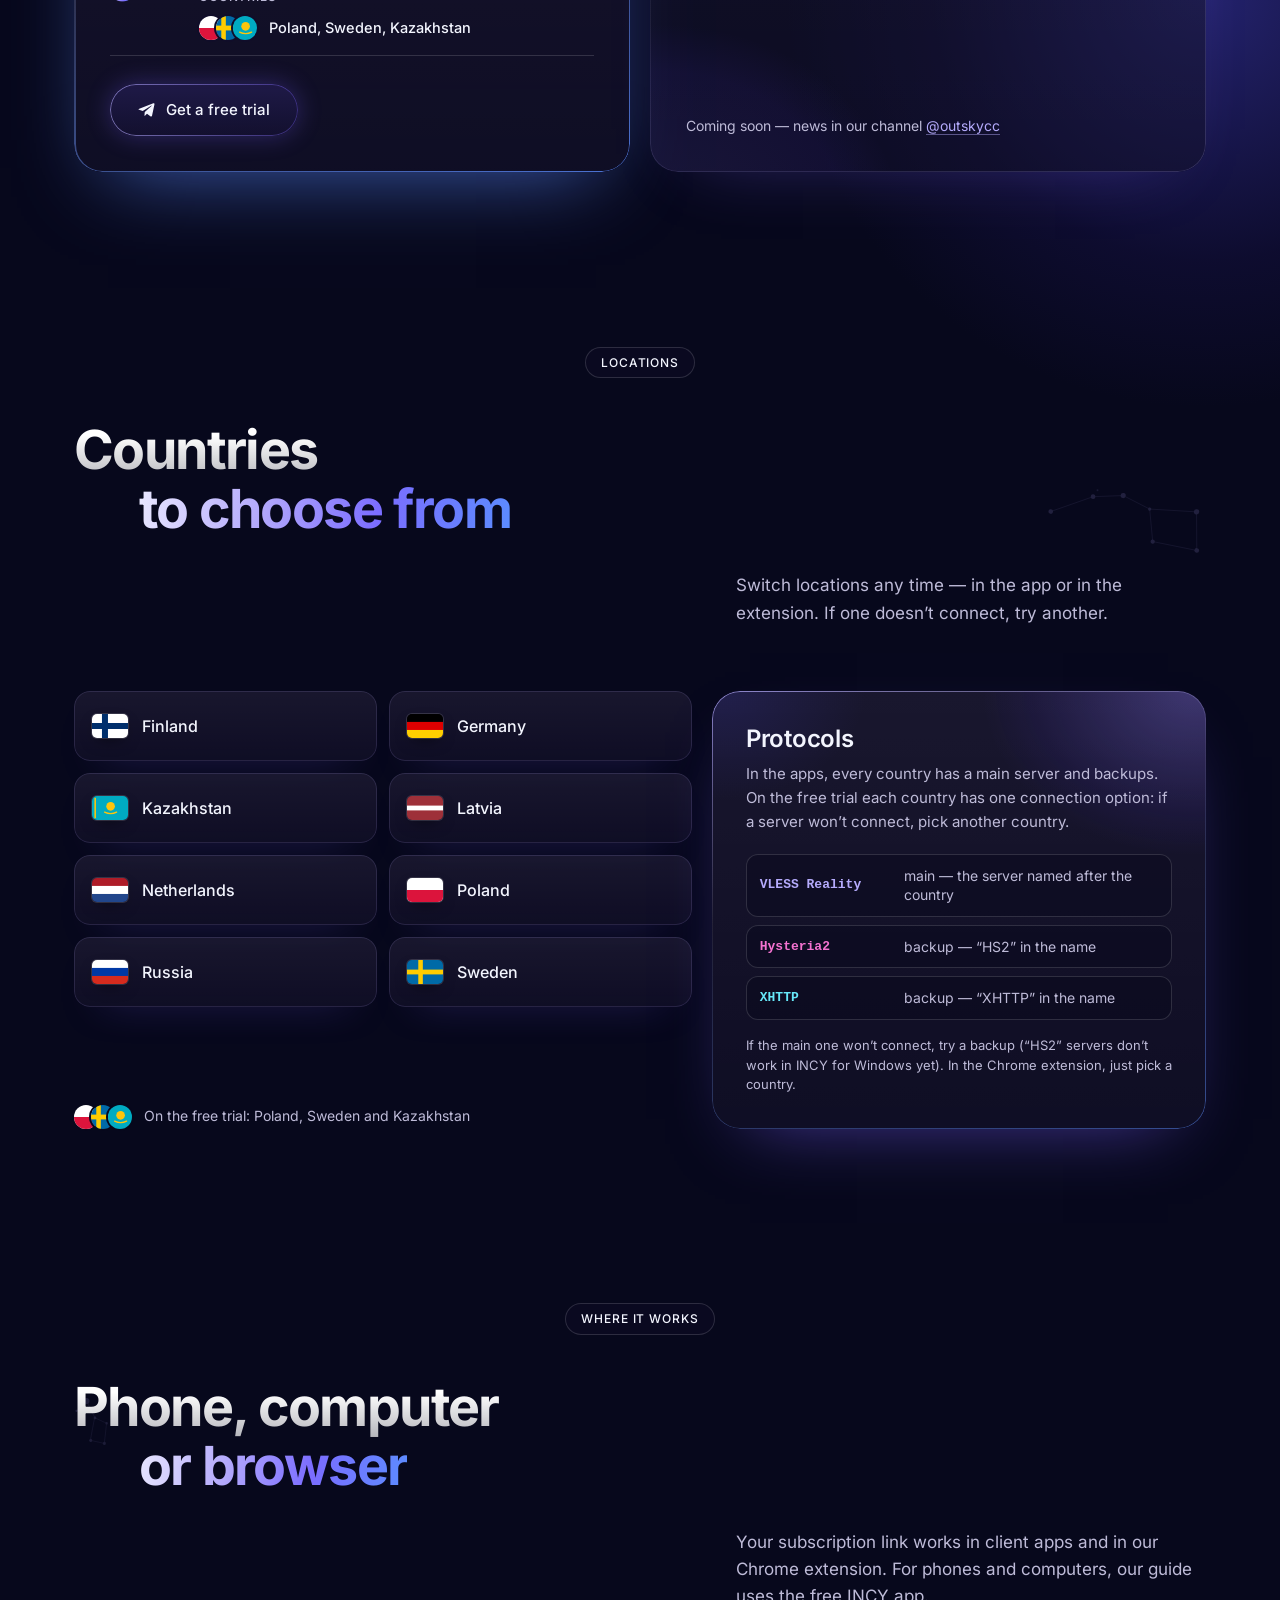
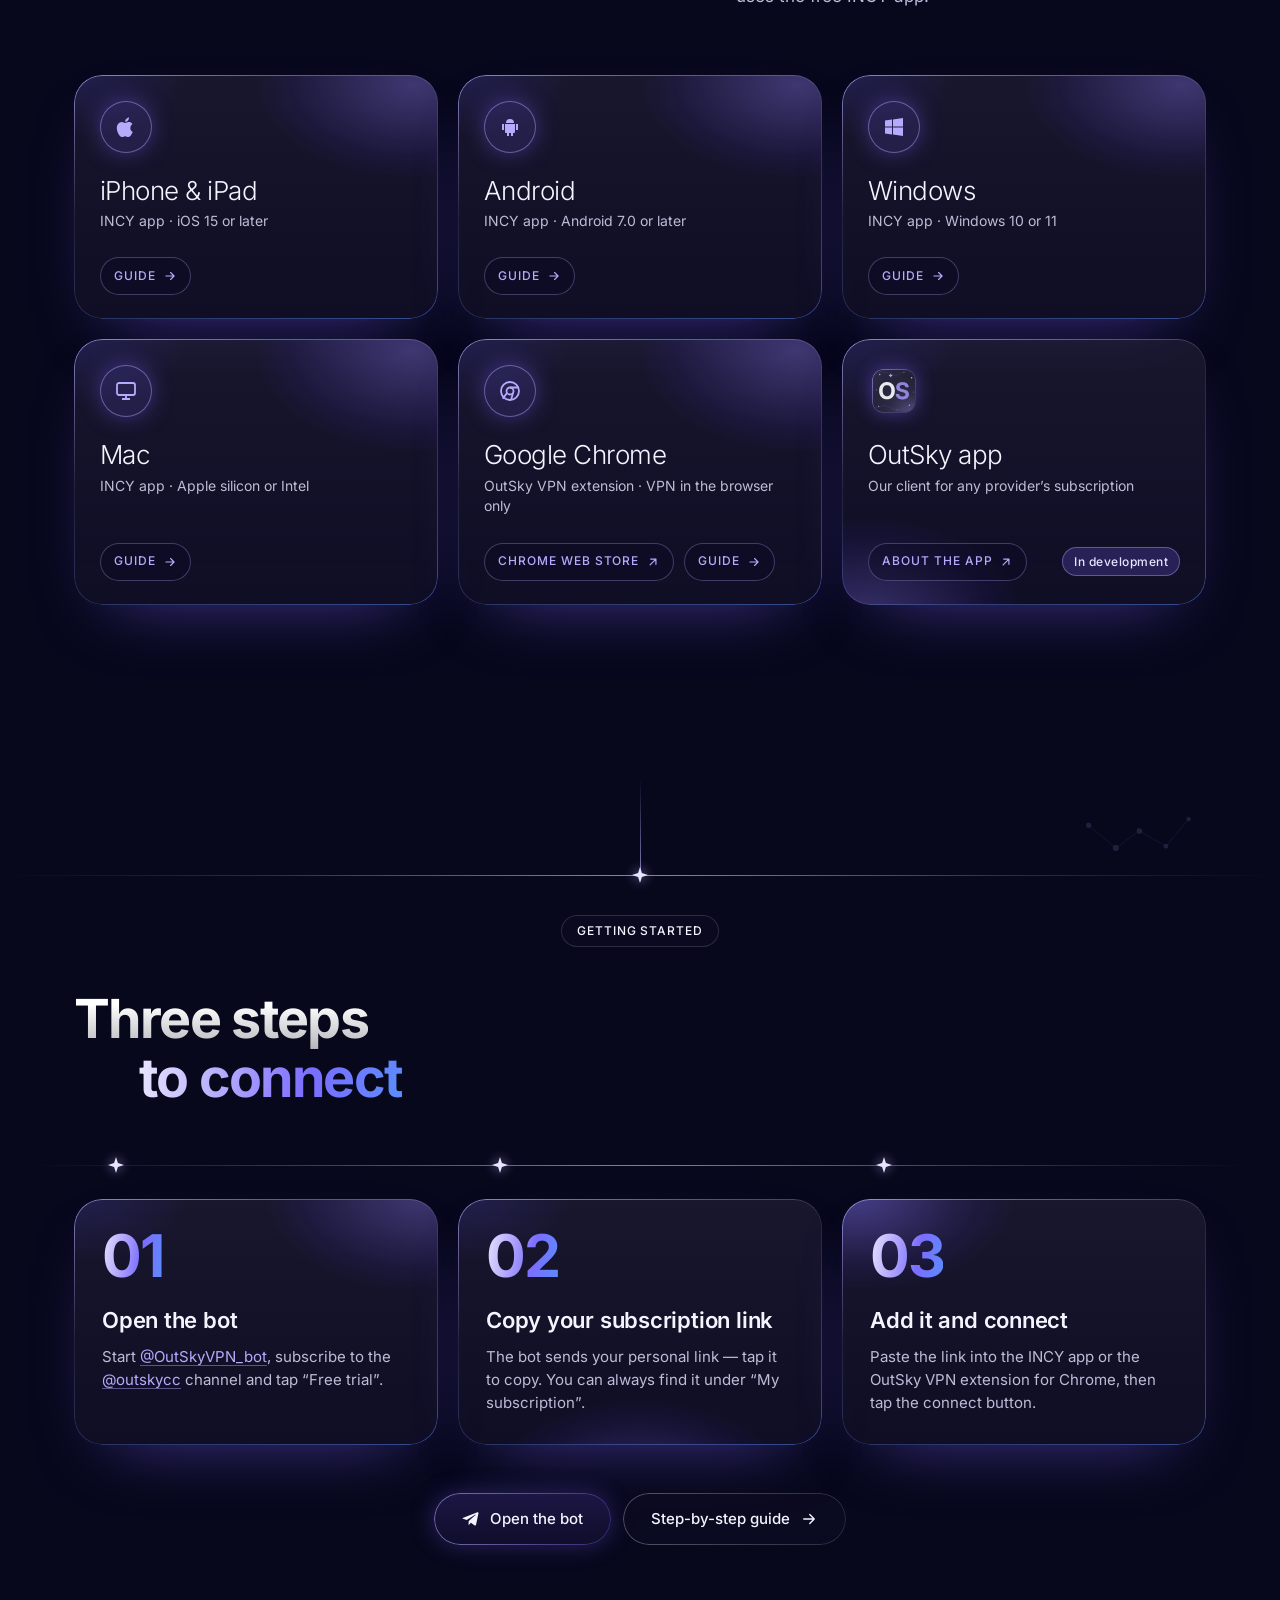
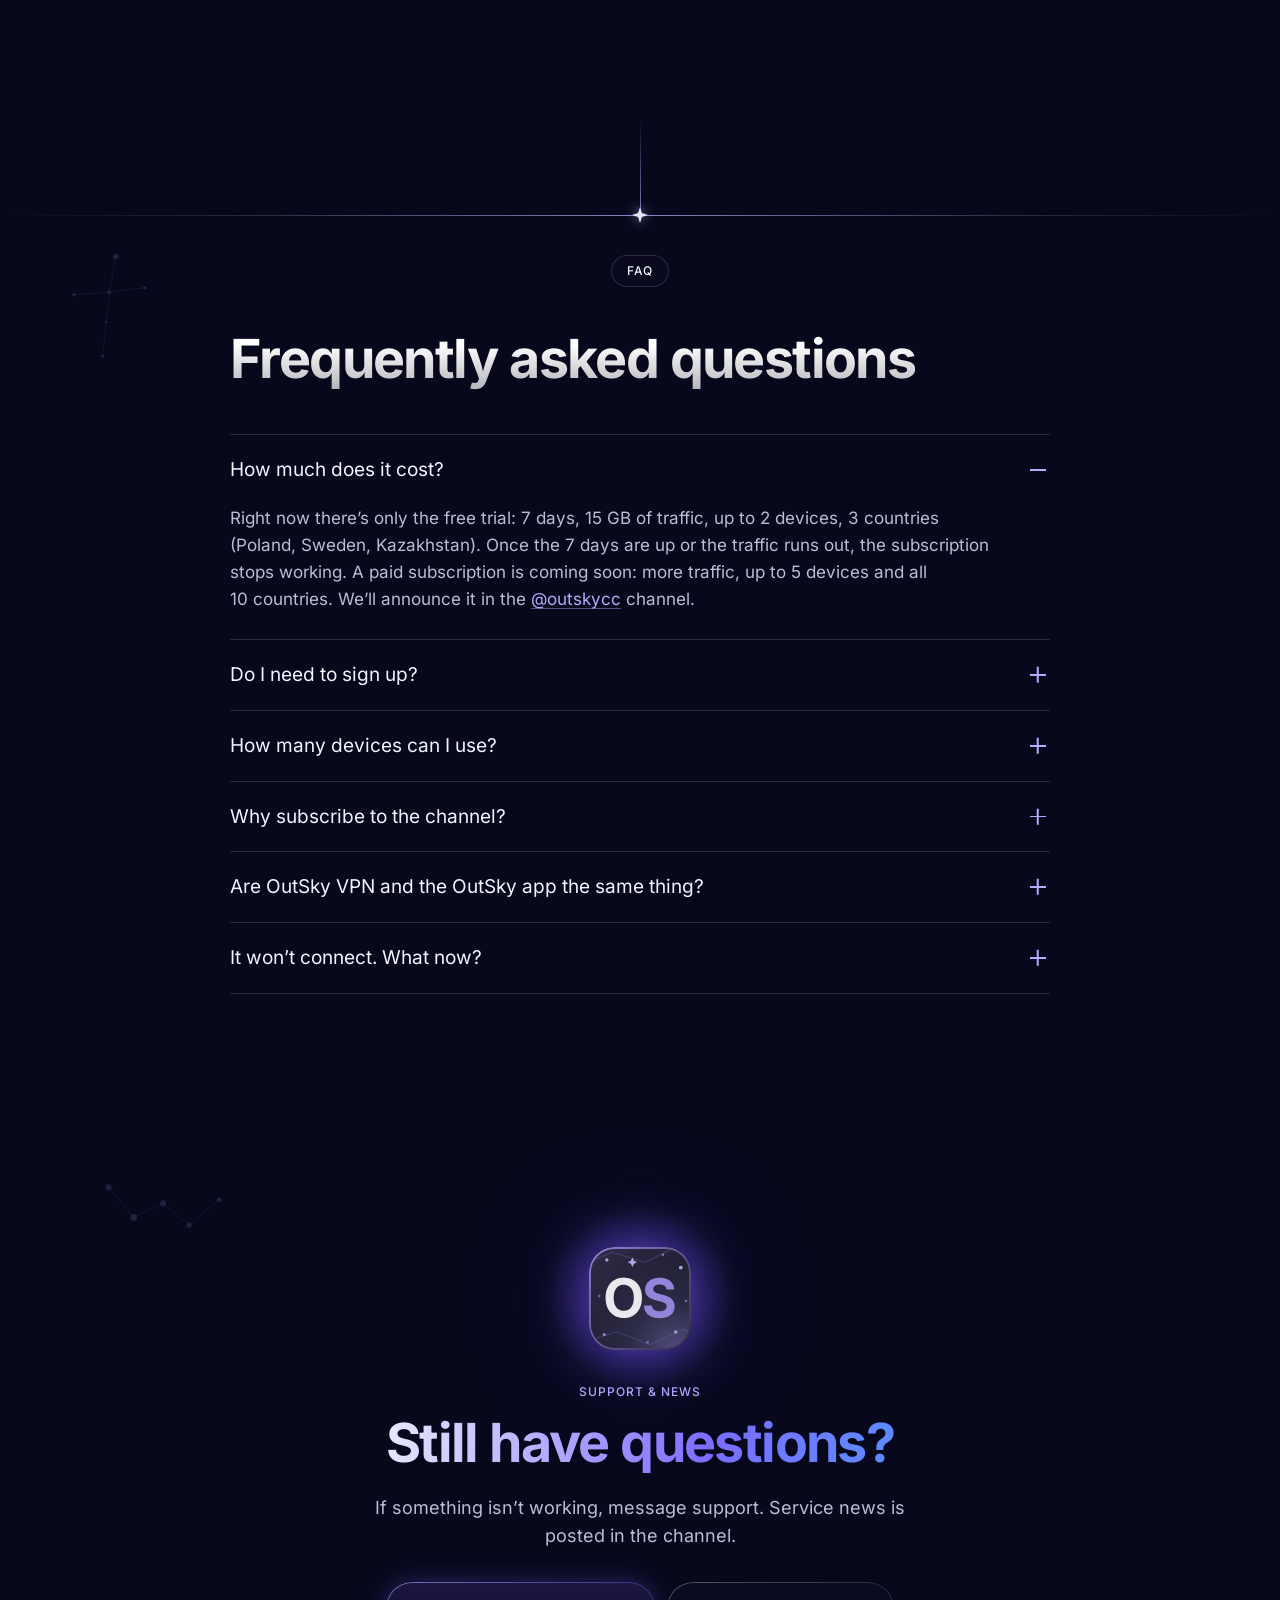
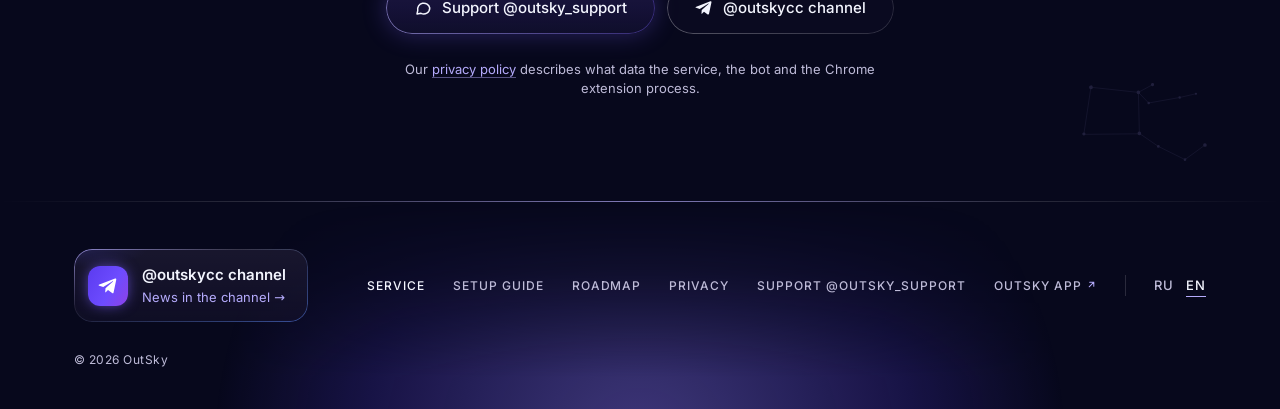
<file: en/index.html>
<!DOCTYPE html>
<html lang="en">
<head>
<meta charset="UTF-8">
<meta name="viewport" content="width=device-width, initial-scale=1">
<title>OutSky VPN — a VPN service from the OutSky team</title>
<meta name="description" content="OutSky VPN is a VPN service from the OutSky team. Free trial via our Telegram bot: 7 days, 15 GB, up to 2 devices, 3 countries. Servers in 10 countries in Europe, Asia and the US; works on iPhone, Android, Windows, Mac and in Chrome.">
<meta http-equiv="Content-Security-Policy" content="default-src 'self'; img-src 'self' data:; style-src 'self' 'unsafe-inline'; script-src 'self'; font-src 'self'; connect-src 'self'; base-uri 'self'; form-action 'none'">
<meta name="referrer" content="strict-origin-when-cross-origin">
<meta name="theme-color" content="#07081c">
<link rel="canonical" href="https://outsky.cc/en/">
<link rel="alternate" hreflang="ru" href="https://outsky.cc/">
<link rel="alternate" hreflang="en" href="https://outsky.cc/en/">
<link rel="alternate" hreflang="x-default" href="https://outsky.cc/en/">
<link rel="icon" href="/assets/img/favicon.svg" type="image/svg+xml">
<link rel="icon" href="/icon.png" type="image/png">
<link rel="apple-touch-icon" href="/icon.png">
<meta property="og:type" content="website">
<meta property="og:site_name" content="OutSky">
<meta property="og:title" content="OutSky VPN — try it free for 7 days">
<meta property="og:description" content="A VPN service from the OutSky team: servers in several countries in Europe, Asia and the US; iPhone, Android, Windows, Mac and Chrome. Get a free trial in our Telegram bot.">
<meta property="og:url" content="https://outsky.cc/en/">
<meta property="og:image" content="https://outsky.cc/assets/img/og/og-en.jpg">
<meta property="og:image:type" content="image/jpeg">
<meta property="og:image:width" content="1200">
<meta property="og:image:height" content="630">
<meta property="og:image:alt" content="OutSky VPN — A week to try it out: 7 days, 15 GB of traffic, up to 2 devices">
<meta property="og:locale" content="en_US">
<meta property="og:locale:alternate" content="ru_RU">
<meta name="twitter:card" content="summary_large_image">
<!-- EN: кириллицу не предзагружаем -->
<link rel="preload" href="/assets/fonts/inter-latin.woff2" as="font" type="font/woff2" crossorigin>
<link rel="stylesheet" href="/assets/css/fonts.css">
<link rel="stylesheet" href="/assets/css/nebula.css">
<link rel="stylesheet" href="/assets/css/cc.css">
<script src="/assets/js/early.js"></script>
<script src="/assets/js/core.js" defer></script>
<script src="/assets/js/sky.js" defer></script>
<script src="/assets/js/cc.js" defer></script>
</head>
<body class="cc">
<a class="skip" href="#main">Skip to content</a>
<div class="cglow" aria-hidden="true"></div>
<div class="grain" aria-hidden="true"><i></i></div>
<!-- флаги локаций (упрощённые, декоративные) -->
<svg class="cc-sprite" aria-hidden="true" focusable="false">
  <symbol id="f-fi" viewBox="0 0 30 20"><rect width="30" height="20" fill="#fff"/><rect x="8.3" width="5" height="20" fill="#002f6c"/><rect y="7.5" width="30" height="5" fill="#002f6c"/></symbol>
  <symbol id="f-de" viewBox="0 0 30 20"><rect width="30" height="6.7" fill="#000"/><rect y="6.6" width="30" height="6.8" fill="#dd0000"/><rect y="13.3" width="30" height="6.7" fill="#ffce00"/></symbol>
  <symbol id="f-nl" viewBox="0 0 30 20"><rect width="30" height="6.7" fill="#ae1c28"/><rect y="6.6" width="30" height="6.8" fill="#fff"/><rect y="13.3" width="30" height="6.7" fill="#21468b"/></symbol>
  <symbol id="f-se" viewBox="0 0 30 20"><rect width="30" height="20" fill="#006aa7"/><rect x="9.4" width="3.8" height="20" fill="#fecc00"/><rect y="8" width="30" height="4" fill="#fecc00"/></symbol>
  <symbol id="f-lv" viewBox="0 0 30 20"><rect width="30" height="20" fill="#9e3039"/><rect y="8" width="30" height="4" fill="#fff"/></symbol>
  <symbol id="f-pl" viewBox="0 0 30 20"><rect width="30" height="20" fill="#fff"/><rect y="10" width="30" height="10" fill="#dc143c"/></symbol>
  <symbol id="f-ch" viewBox="0 0 30 20"><rect width="30" height="20" fill="#da291c"/><rect x="13" y="4" width="4" height="12" fill="#fff"/><rect x="9" y="8" width="12" height="4" fill="#fff"/></symbol>
  <symbol id="f-us" viewBox="0 0 30 20"><rect width="30" height="20" fill="#fff"/><path fill="#b22234" d="M0 0h30v1.54H0zM0 3.08h30v1.54H0zM0 6.15h30v1.54H0zM0 9.23h30v1.54H0zM0 12.31h30v1.54H0zM0 15.38h30v1.54H0zM0 18.46h30v1.54H0z"/><rect width="12.5" height="10.77" fill="#3c3b6e"/><g fill="#fff"><circle cx="2" cy="2" r=".6"/><circle cx="5" cy="2" r=".6"/><circle cx="8" cy="2" r=".6"/><circle cx="11" cy="2" r=".6"/><circle cx="3.5" cy="4.4" r=".6"/><circle cx="6.5" cy="4.4" r=".6"/><circle cx="9.5" cy="4.4" r=".6"/><circle cx="2" cy="6.8" r=".6"/><circle cx="5" cy="6.8" r=".6"/><circle cx="8" cy="6.8" r=".6"/><circle cx="11" cy="6.8" r=".6"/><circle cx="3.5" cy="9.2" r=".6"/><circle cx="6.5" cy="9.2" r=".6"/><circle cx="9.5" cy="9.2" r=".6"/></g></symbol>
  <symbol id="f-kz" viewBox="0 0 30 20"><rect width="30" height="20" fill="#00abc2"/><circle cx="15.5" cy="8.6" r="3.6" fill="#fec50c"/><path d="M10.5 13.4q5 2.6 10 0" fill="none" stroke="#fec50c" stroke-width="1.1" stroke-linecap="round"/><rect x="2" y="1.5" width="1.3" height="17" fill="#fec50c"/></symbol>
  <symbol id="f-ru" viewBox="0 0 30 20"><rect width="30" height="6.7" fill="#fff"/><rect y="6.6" width="30" height="6.8" fill="#0039a6"/><rect y="13.3" width="30" height="6.7" fill="#d52b1e"/></symbol>
</svg>

<!-- ===== шапка: знак + «OutSky VPN», страницы сервиса, ссылка на сайт приложения, язык ===== -->
<header class="hd" id="hd">
  <span class="hd-frost" aria-hidden="true"></span>
  <a class="logo" href="/en/" aria-label="OutSky VPN — home"><img class="mark" src="/assets/img/favicon.svg" alt="" width="30" height="30"><span class="word">Out<b>Sky</b><i class="cc-vpn">VPN</i></span></a>
  <nav class="hd-nav" aria-label="Main menu">
    <a href="/en/" aria-current="page">Service</a><a href="/en/guide/">Setup guide</a><a href="/en/roadmap/">Roadmap</a><a href="/privacy.html#en">Privacy</a>
  </nav>
  <a class="cc-app" href="https://outsky.app/en/">OutSky app<svg viewBox="0 0 24 24" fill="none" stroke="currentColor" stroke-width="2" stroke-linecap="round" stroke-linejoin="round" aria-hidden="true"><path d="M7 17 17 7M8 7h9v9"/></svg></a>
  <div class="lang" role="group" aria-label="Language"><a href="/" hreflang="ru" lang="ru">RU</a><a class="on" href="/en/" hreflang="en" aria-current="true">EN</a></div>
  <button class="menu-btn" type="button" popovertarget="menu"><span>Menu</span><i aria-hidden="true"></i></button>
  <a class="menu-btn menu-fb" href="#links"><span>Menu</span><i aria-hidden="true"></i></a>
</header>
<nav class="menu" id="menu" popover aria-label="Menu">
  <div class="neb" aria-hidden="true"><i class="tr el"></i><i class="bl ind"></i></div>
  <ol class="menu-list">
    <li><a href="/en/" aria-current="page"><span class="ix" aria-hidden="true">(01)</span>Service</a></li>
    <li><a href="/en/guide/"><span class="ix" aria-hidden="true">(02)</span>Setup guide</a></li>
    <li><a href="/en/roadmap/"><span class="ix" aria-hidden="true">(03)</span>Roadmap</a></li>
    <li><a href="/privacy.html#en"><span class="ix" aria-hidden="true">(04)</span>Privacy</a></li>
    <li><a href="https://outsky.app/en/"><span class="ix" aria-hidden="true">(05)</span>OutSky app<svg class="cc-ext" viewBox="0 0 24 24" fill="none" stroke="currentColor" stroke-width="2" stroke-linecap="round" stroke-linejoin="round" aria-hidden="true"><path d="M7 17 17 7M8 7h9v9"/></svg></a></li>
  </ol>
  <div class="lang" role="group" aria-label="Language"><a href="/" hreflang="ru" lang="ru">RU</a><a class="on" href="/en/" hreflang="en" aria-current="true">EN</a></div>
</nav>

<main id="main">
<!-- Список стран — в «Locations» (.vp-cn), все 10, по английскому алфавиту. Флаги в карточке пробного периода (.vp-fs), в «Plans» и под списком стран — только страны пробного периода:
     Poland, Sweden, Kazakhstan (в этом порядке). Протоколы по странам на сайте не называем. -->

<!-- ===== 1. первый экран: слева текст, справа карточка пробного периода ===== -->
<section class="sec-top vp-top" data-live aria-labelledby="t-h">
  <div class="neb" aria-hidden="true"><i class="tr el"></i><i class="bl"></i><i class="tl ind"></i></div>
  <svg class="cst vp-c-per" viewBox="-4 -4 56 108" aria-hidden="true"><use href="/assets/img/constellations.svg#per"/></svg>
  <div class="wrap vp-hero">
    <div class="vp-txt">
      <div class="hole">
        <a class="tag" href="#trial"><span class="dot">Free trial</span><span>7 days · 15 GB</span><span class="ar" aria-hidden="true">→</span></a>
        <h1 class="h1" id="t-h"><span class="ln" style="--i:0">OutSky</span> <span class="ln l2 acc" style="--i:1">VPN</span></h1>
      </div>
      <div class="hole vp-txt-b">
        <p class="lead"><b>A VPN service from the OutSky team.</b> Servers in several countries in Europe, Asia and the US, and a setup that takes a couple of minutes — on your phone, your computer or in Chrome.</p>
        <div class="ctas">
          <a class="pill pill-main" href="https://t.me/OutSkyVPN_bot"><span class="comet" aria-hidden="true"><i></i></span><svg viewBox="0 0 24 24" fill="currentColor" aria-hidden="true"><path d="M21.9 4.6 18.7 19.7c-.2 1-.9 1.3-1.8.8l-4.9-3.6-2.4 2.3c-.3.3-.5.5-1 .5l.4-5 9-8.2c.4-.4-.1-.6-.6-.2L6.3 13.3l-4.8-1.5c-1-.3-1-1 .2-1.5l18.8-7.2c.9-.3 1.6.2 1.4 1.5z"/></svg><span>Get a free trial</span></a>
          <a class="pill pill-line" href="/en/guide/"><span class="comet" aria-hidden="true"><i></i></span><span>How to connect</span><svg class="arr" viewBox="0 0 24 24" fill="none" stroke="currentColor" stroke-width="1.8" stroke-linecap="round" stroke-linejoin="round" aria-hidden="true"><path d="M5 12h14M13 6l6 6-6 6"/></svg></a>
        </div>
        <ul class="checks">
          <li><svg viewBox="0 0 24 24" fill="none" stroke="currentColor" stroke-width="2" stroke-linecap="round" stroke-linejoin="round" aria-hidden="true"><path d="M20 6 9 17l-5-5"/></svg>Telegram is all you need</li>
          <li><svg viewBox="0 0 24 24" fill="none" stroke="currentColor" stroke-width="2" stroke-linecap="round" stroke-linejoin="round" aria-hidden="true"><path d="M20 6 9 17l-5-5"/></svg>3 countries to try</li>
          <li><svg viewBox="0 0 24 24" fill="none" stroke="currentColor" stroke-width="2" stroke-linecap="round" stroke-linejoin="round" aria-hidden="true"><path d="M20 6 9 17l-5-5"/></svg>Up to 2 devices</li>
        </ul>
      </div>
    </div>

    <!-- карточка пробного периода: стекло, цифры крупно, условия, флаги -->
    <section class="pane vp-trial" id="trial" aria-labelledby="trial-h">
      <div class="vp-tr-top"><span class="micro">Free trial</span><span class="st av">Free</span></div>
      <h2 id="trial-h">A week to try it out</h2>
      <div class="vp-nums">
        <div><b>7</b><span>days</span></div>
        <div><b>15</b><span>GB of traffic</span></div>
        <div><b><small>up to </small>2</b><span>devices</span></div>
      </div>
      <ul class="mini">
        <li><svg viewBox="0 0 24 24" fill="none" stroke="currentColor" stroke-width="2" stroke-linecap="round" aria-hidden="true"><path d="M20 6 9 17l-5-5"/></svg><span>Your subscription link comes from our Telegram bot <a href="https://t.me/OutSkyVPN_bot">@OutSkyVPN_bot</a></span></li>
        <li><svg viewBox="0 0 24 24" fill="none" stroke="currentColor" stroke-width="2" stroke-linecap="round" aria-hidden="true"><path d="M20 6 9 17l-5-5"/></svg><span>One condition: subscribe to our <a href="https://t.me/outskycc">@outskycc</a> channel</span></li>
        <li><svg viewBox="0 0 24 24" fill="none" stroke="currentColor" stroke-width="2" stroke-linecap="round" aria-hidden="true"><path d="M20 6 9 17l-5-5"/></svg><span>No payment or card needed — a paid subscription is coming soon</span></li>
      </ul>
      <a class="vp-flags" href="#locations"><span class="vp-fs" aria-hidden="true"><i><svg viewBox="0 0 30 20" preserveAspectRatio="xMidYMid slice"><use href="#f-pl"/></svg></i><i><svg viewBox="0 0 30 20" preserveAspectRatio="xMidYMid slice"><use href="#f-se"/></svg></i><i><svg viewBox="0 0 30 20" preserveAspectRatio="xMidYMid slice"><use href="#f-kz"/></svg></i></span><span class="vp-fl-t">Free trial: 3&nbsp;countries — Poland, Sweden and Kazakhstan</span><svg class="vp-fl-a" viewBox="0 0 24 24" fill="none" stroke="currentColor" stroke-width="2" stroke-linecap="round" stroke-linejoin="round" aria-hidden="true"><path d="M12 5v14M6 13l6 6 6-6"/></svg></a>
    </section>
  </div>
</section>

<!-- ===== 2. тарифы: пробный период (подсвечен, кнопка в бота) и подписка («Soon», спокойнее) — две стеклянные карточки, на узких — одна под другой ===== -->
<section class="sec vp-plans" id="plans" data-live aria-labelledby="pl-h">
  <div class="neb" aria-hidden="true"><i class="br ind"></i></div>
  <div class="wrap sh">
    <span class="kick rv">Plans</span>
    <h2 class="h2 wr rv hole" id="pl-h"><span class="ln" style="--i:0">Free trial</span> <span class="ln l2 acc" style="--i:1">and subscription</span></h2>
  </div>
  <div class="wrap vp-cmp">
    <section class="pane vp-tc vp-tc-tr rv" style="--i:0" aria-labelledby="pl-tr-h">
      <div class="vp-tc-hd"><h3 id="pl-tr-h">Free trial</h3><span class="st av">Free</span></div>
      <ul class="vp-tc-li">
        <li><b>7</b> <span>days</span></li>
        <li><b>15</b> <span>GB of traffic</span></li>
        <li><b><small>up to </small>2</b> <span>devices</span></li>
        <li><b>3</b> <span>countries <span class="vp-tc-cn"><span class="vp-fs" aria-hidden="true"><i><svg viewBox="0 0 30 20" preserveAspectRatio="xMidYMid slice"><use href="#f-pl"/></svg></i><i><svg viewBox="0 0 30 20" preserveAspectRatio="xMidYMid slice"><use href="#f-se"/></svg></i><i><svg viewBox="0 0 30 20" preserveAspectRatio="xMidYMid slice"><use href="#f-kz"/></svg></i></span>Poland, Sweden, Kazakhstan</span></span></li>
      </ul>
      <div class="ctas"><a class="pill pill-main" href="https://t.me/OutSkyVPN_bot"><span class="comet" aria-hidden="true"><i></i></span><svg viewBox="0 0 24 24" fill="currentColor" aria-hidden="true"><path d="M21.9 4.6 18.7 19.7c-.2 1-.9 1.3-1.8.8l-4.9-3.6-2.4 2.3c-.3.3-.5.5-1 .5l.4-5 9-8.2c.4-.4-.1-.6-.6-.2L6.3 13.3l-4.8-1.5c-1-.3-1-1 .2-1.5l18.8-7.2c.9-.3 1.6.2 1.4 1.5z"/></svg><span>Get a free trial</span></a></div>
    </section>
    <section class="pane vp-tc vp-tc-sub rv" style="--i:1" aria-labelledby="pl-sub-h">
      <div class="vp-tc-hd"><h3 id="pl-sub-h">Subscription</h3><span class="st soon">Soon</span></div>
      <ul class="vp-tc-li">
        <li><b class="w">more</b> <span>traffic</span></li>
        <li><b><small>up to </small>5</b> <span>devices</span></li>
        <li><b><small>all </small>10</b> <span>countries <span class="vp-tc-cn"><span class="vp-fs" aria-hidden="true"><i><svg viewBox="0 0 30 20" preserveAspectRatio="xMidYMid slice"><use href="#f-fi"/></svg></i><i><svg viewBox="0 0 30 20" preserveAspectRatio="xMidYMid slice"><use href="#f-de"/></svg></i><i><svg viewBox="0 0 30 20" preserveAspectRatio="xMidYMid slice"><use href="#f-kz"/></svg></i><i><svg viewBox="0 0 30 20" preserveAspectRatio="xMidYMid slice"><use href="#f-lv"/></svg></i><i><svg viewBox="0 0 30 20" preserveAspectRatio="xMidYMid slice"><use href="#f-nl"/></svg></i><i><svg viewBox="0 0 30 20" preserveAspectRatio="xMidYMid slice"><use href="#f-pl"/></svg></i><i><svg viewBox="0 0 30 20" preserveAspectRatio="xMidYMid slice"><use href="#f-ru"/></svg></i><i><svg viewBox="0 0 30 20" preserveAspectRatio="xMidYMid slice"><use href="#f-se"/></svg></i><i><svg viewBox="0 0 30 20" preserveAspectRatio="xMidYMid slice"><use href="#f-ch"/></svg></i><i><svg viewBox="0 0 30 20" preserveAspectRatio="xMidYMid slice"><use href="#f-us"/></svg></i></span></span></span></li>
      </ul>
      <p class="fnote">Coming soon — news in our channel <a href="https://t.me/outskycc">@outskycc</a></p>
    </section>
  </div>
</section>

<!-- ===== 3. локации: страны стеклянными плитками, справа — протоколы ===== -->
<section class="sec vp-loc" id="locations" data-live aria-labelledby="loc-h">
  <div class="neb" aria-hidden="true"><i class="tl el"></i><i class="br ind"></i></div>
  <svg class="cst vp-c-ursa" viewBox="-6 6 156 66" aria-hidden="true"><use href="/assets/img/constellations.svg#ursa"/></svg>
  <div class="wrap sh">
    <span class="kick rv">Locations</span>
    <h2 class="h2 wr rv hole" id="loc-h"><span class="ln" style="--i:0">Countries</span> <span class="ln l2 acc" style="--i:1">to choose from</span></h2>
    <p class="sh-p rv hole">Switch locations any time — in the app or in the extension. If one doesn’t connect, try another.</p>
  </div>
  <div class="wrap vp-loc-in">
    <div class="vp-cn-w">
      <ul class="vp-cn" aria-label="Countries">
        <li class="rv" style="--i:0"><svg viewBox="0 0 30 20" aria-hidden="true"><use href="#f-fi"/></svg>Finland</li>
        <li class="rv" style="--i:1"><svg viewBox="0 0 30 20" aria-hidden="true"><use href="#f-de"/></svg>Germany</li>
        <li class="rv" style="--i:2"><svg viewBox="0 0 30 20" aria-hidden="true"><use href="#f-kz"/></svg>Kazakhstan</li>
        <li class="rv" style="--i:3"><svg viewBox="0 0 30 20" aria-hidden="true"><use href="#f-lv"/></svg>Latvia</li>
        <li class="rv" style="--i:4"><svg viewBox="0 0 30 20" aria-hidden="true"><use href="#f-nl"/></svg>Netherlands</li>
        <li class="rv" style="--i:5"><svg viewBox="0 0 30 20" aria-hidden="true"><use href="#f-pl"/></svg>Poland</li>
        <li class="rv" style="--i:6"><svg viewBox="0 0 30 20" aria-hidden="true"><use href="#f-ru"/></svg>Russia</li>
        <li class="rv" style="--i:7"><svg viewBox="0 0 30 20" aria-hidden="true"><use href="#f-se"/></svg>Sweden</li>
        <li class="rv" style="--i:8"><svg viewBox="0 0 30 20" aria-hidden="true"><use href="#f-ch"/></svg>Switzerland</li>
        <li class="rv" style="--i:9"><svg viewBox="0 0 30 20" aria-hidden="true"><use href="#f-us"/></svg>USA</li>
      </ul>
      <p class="vp-cn-tr rv"><span class="vp-fs" aria-hidden="true"><i><svg viewBox="0 0 30 20" preserveAspectRatio="xMidYMid slice"><use href="#f-pl"/></svg></i><i><svg viewBox="0 0 30 20" preserveAspectRatio="xMidYMid slice"><use href="#f-se"/></svg></i><i><svg viewBox="0 0 30 20" preserveAspectRatio="xMidYMid slice"><use href="#f-kz"/></svg></i></span>On the free trial: Poland, Sweden and Kazakhstan</p>
    </div>
    <div class="pane vp-proto rv" style="--gx:90%; --gy:8%">
      <h3>Protocols</h3>
      <p>In the apps, every country has a main server and backups. On the free trial each country has one connection option: if a server won’t connect, pick another country.</p>
      <ul class="vp-prows">
        <li><code class="p-vl">VLESS Reality</code><span>main — the server named after the country</span></li>
        <li><code class="p-hy">Hysteria2</code><span>backup — “HS2” in the name</span></li>
        <li><code class="p-xh">XHTTP</code><span>backup — “XHTTP” in the name</span></li>
      </ul>
      <p class="fnote">If the main one won’t connect, try a backup (“HS2” servers don’t work in INCY for Windows yet). In the Chrome extension, just pick a country.</p>
    </div>
  </div>
</section>

<!-- ===== 4. где работает: устройства стеклянными карточками (система посетителя — с меткой, cc.js) ===== -->
<section class="sec vp-dev" id="devices" data-live aria-labelledby="dev-h">
  <div class="neb" aria-hidden="true"><i class="tr"></i><i class="bl el"></i></div>
  <svg class="cst vp-c-lyra" viewBox="-6 -6 40 52" aria-hidden="true"><use href="/assets/img/constellations.svg#lyra"/></svg>
  <div class="wrap sh">
    <span class="kick rv">Where it works</span>
    <h2 class="h2 wr rv hole" id="dev-h"><span class="ln" style="--i:0">Phone, computer</span> <span class="ln l2 acc" style="--i:1">or browser</span></h2>
    <p class="sh-p rv hole">Your subscription link works in client apps and in our Chrome extension. For phones and computers, our guide uses the free INCY app.</p>
  </div>
  <div class="wrap">
    <ul class="vp-pl">
      <li class="pane rv" style="--i:0" data-os="ios"><span class="vp-pi"><svg viewBox="0 0 24 24" fill="currentColor" aria-hidden="true"><path d="M16.4 12.6c0-2.4 2-3.6 2.1-3.7-1.2-1.7-3-1.9-3.6-1.9-1.5-.2-3 .9-3.8.9-.8 0-2-.9-3.3-.9-1.7 0-3.2 1-4.1 2.5-1.8 3-.5 7.5 1.2 10 .8 1.2 1.8 2.6 3.1 2.5 1.2 0 1.7-.8 3.2-.8s1.9.8 3.2.8c1.3 0 2.2-1.2 3-2.4.9-1.4 1.3-2.7 1.3-2.8 0 0-2.4-.9-2.4-3.6zM14 5.4c.7-.8 1.1-1.9 1-3-1 0-2.1.7-2.8 1.5-.6.7-1.2 1.8-1 2.9 1.1.1 2.1-.6 2.8-1.4z"/></svg></span>
        <h3>iPhone &amp; iPad</h3><p>INCY app · iOS 15 or later</p>
        <div class="vp-acts"><a href="/en/guide/#iphone">Guide<svg viewBox="0 0 24 24" fill="none" stroke="currentColor" stroke-width="2" stroke-linecap="round" stroke-linejoin="round" aria-hidden="true"><path d="M5 12h14M13 6l6 6-6 6"/></svg></a></div></li>
      <li class="pane rv" style="--i:1" data-os="android"><span class="vp-pi"><svg viewBox="0 0 24 24" fill="currentColor" aria-hidden="true"><path d="M7 9h10v8a1 1 0 0 1-1 1h-1v3h-2v-3h-2v3H9v-3H8a1 1 0 0 1-1-1zM4 9h2v6H4zm14 0h2v6h-2zM8 8a4 4 0 0 1 8 0z"/></svg></span>
        <h3>Android</h3><p>INCY app · Android 7.0 or later</p>
        <div class="vp-acts"><a href="/en/guide/#android">Guide<svg viewBox="0 0 24 24" fill="none" stroke="currentColor" stroke-width="2" stroke-linecap="round" stroke-linejoin="round" aria-hidden="true"><path d="M5 12h14M13 6l6 6-6 6"/></svg></a></div></li>
      <li class="pane rv" style="--i:2" data-os="windows"><span class="vp-pi"><svg viewBox="0 0 24 24" fill="currentColor" aria-hidden="true"><path d="M3 5.5 10 4.5v7H3zM11 4.4 21 3v8.5H11zM3 12.5h7v7l-7-1zM11 12.5h10V21l-10-1.4z"/></svg></span>
        <h3>Windows</h3><p>INCY app · Windows 10 or 11</p>
        <div class="vp-acts"><a href="/en/guide/#windows">Guide<svg viewBox="0 0 24 24" fill="none" stroke="currentColor" stroke-width="2" stroke-linecap="round" stroke-linejoin="round" aria-hidden="true"><path d="M5 12h14M13 6l6 6-6 6"/></svg></a></div></li>
      <li class="pane rv" style="--i:3" data-os="mac"><span class="vp-pi"><svg viewBox="0 0 24 24" fill="none" stroke="currentColor" stroke-width="1.8" aria-hidden="true"><rect x="3" y="4" width="18" height="12" rx="2"/><path d="M8 20h8M12 16v4"/></svg></span>
        <h3>Mac</h3><p>INCY app · Apple silicon or Intel</p>
        <div class="vp-acts"><a href="/en/guide/#mac">Guide<svg viewBox="0 0 24 24" fill="none" stroke="currentColor" stroke-width="2" stroke-linecap="round" stroke-linejoin="round" aria-hidden="true"><path d="M5 12h14M13 6l6 6-6 6"/></svg></a></div></li>
      <li class="pane rv" style="--i:4" data-os="browser"><span class="vp-pi"><svg viewBox="0 0 24 24" fill="none" stroke="currentColor" stroke-width="1.8" aria-hidden="true"><circle cx="12" cy="12" r="9"/><circle cx="12" cy="12" r="3.5"/><path d="M12 8.5h8.5M9 14l-4.3 5.6M15 14l-1.8 6.6"/></svg></span>
        <h3>Google Chrome</h3><p>OutSky VPN extension · VPN in the browser only</p>
        <div class="vp-acts"><a href="https://chromewebstore.google.com/detail/outsky-vpn/aacogocimaopagjjfhgmaefgbcmbjhci">Chrome Web Store<svg viewBox="0 0 24 24" fill="none" stroke="currentColor" stroke-width="2" stroke-linecap="round" stroke-linejoin="round" aria-hidden="true"><path d="M7 17 17 7M8 7h9v9"/></svg></a><a href="/en/guide/#chrome">Guide<svg viewBox="0 0 24 24" fill="none" stroke="currentColor" stroke-width="2" stroke-linecap="round" stroke-linejoin="round" aria-hidden="true"><path d="M5 12h14M13 6l6 6-6 6"/></svg></a></div></li>
      <li class="pane rv vp-osk" style="--i:5; --gx:14%; --gy:96%"><span class="vp-pi vp-pi-osk" aria-hidden="true"><img src="/assets/img/favicon.svg" alt="" width="44" height="44"></span>
        <h3>OutSky app</h3><p>Our client for any provider’s subscription</p>
        <div class="vp-acts"><a href="https://outsky.app/en/">About the app<svg viewBox="0 0 24 24" fill="none" stroke="currentColor" stroke-width="2" stroke-linecap="round" stroke-linejoin="round" aria-hidden="true"><path d="M7 17 17 7M8 7h9v9"/></svg></a><span class="st dev">In development</span></div></li>
    </ul>
  </div>
</section>

<!-- ===== 5. как начать: три шага по «линии горизонта» со звёздами ===== -->
<section class="sec vp-start" id="start" data-live aria-labelledby="st-h">
  <div class="neb" aria-hidden="true"><i class="tl ind"></i><i class="br el"></i></div>
  <div class="ritual rv" aria-hidden="true"><i class="r-v"></i><i class="r-h"></i><svg class="r-star" viewBox="0 0 16 16"><path d="M8 0l1.9 6.1L16 8l-6.1 1.9L8 16l-1.9-6.1L0 8l6.1-1.9z"/></svg></div>
  <svg class="cst vp-c-cass" viewBox="-6 2 92 40" aria-hidden="true"><use href="/assets/img/constellations.svg#cass"/></svg>
  <div class="wrap sh">
    <span class="kick rv">Getting started</span>
    <h2 class="h2 wr rv hole" id="st-h"><span class="ln" style="--i:0">Three steps</span> <span class="ln l2 acc" style="--i:1">to connect</span></h2>
  </div>
  <div class="wrap">
    <ol class="vp-steps">
      <li class="rv" style="--i:0"><svg class="vp-star" viewBox="0 0 16 16" aria-hidden="true"><path d="M8 0l1.9 6.1L16 8l-6.1 1.9L8 16l-1.9-6.1L0 8l6.1-1.9z"/></svg>
        <div class="pane" style="--gx:88%; --gy:8%"><span class="vp-sn" aria-hidden="true">01</span><h3>Open the bot</h3>
        <p>Start <a href="https://t.me/OutSkyVPN_bot">@OutSkyVPN_bot</a>, subscribe to the <a href="https://t.me/outskycc">@outskycc</a> channel and tap “Free trial”.</p></div></li>
      <li class="rv" style="--i:1"><svg class="vp-star" viewBox="0 0 16 16" aria-hidden="true"><path d="M8 0l1.9 6.1L16 8l-6.1 1.9L8 16l-1.9-6.1L0 8l6.1-1.9z"/></svg>
        <div class="pane" style="--gx:50%; --gy:108%"><span class="vp-sn" aria-hidden="true">02</span><h3>Copy your subscription link</h3>
        <p>The bot sends your personal link — tap it to copy. You can always find it under “My subscription”.</p></div></li>
      <li class="rv" style="--i:2"><svg class="vp-star" viewBox="0 0 16 16" aria-hidden="true"><path d="M8 0l1.9 6.1L16 8l-6.1 1.9L8 16l-1.9-6.1L0 8l6.1-1.9z"/></svg>
        <div class="pane" style="--gx:12%; --gy:8%"><span class="vp-sn" aria-hidden="true">03</span><h3>Add it and connect</h3>
        <p>Paste the link into the INCY app or the OutSky VPN extension for Chrome, then tap the connect button.</p></div></li>
    </ol>
    <div class="ctas vp-st-cta rv">
      <a class="pill pill-main" href="https://t.me/OutSkyVPN_bot"><span class="comet" aria-hidden="true"><i></i></span><svg viewBox="0 0 24 24" fill="currentColor" aria-hidden="true"><path d="M21.9 4.6 18.7 19.7c-.2 1-.9 1.3-1.8.8l-4.9-3.6-2.4 2.3c-.3.3-.5.5-1 .5l.4-5 9-8.2c.4-.4-.1-.6-.6-.2L6.3 13.3l-4.8-1.5c-1-.3-1-1 .2-1.5l18.8-7.2c.9-.3 1.6.2 1.4 1.5z"/></svg><span>Open the bot</span></a>
      <a class="pill pill-line" href="/en/guide/"><span class="comet" aria-hidden="true"><i></i></span><span>Step-by-step guide</span><svg class="arr" viewBox="0 0 24 24" fill="none" stroke="currentColor" stroke-width="1.8" stroke-linecap="round" stroke-linejoin="round" aria-hidden="true"><path d="M5 12h14M13 6l6 6-6 6"/></svg></a>
    </div>
  </div>
</section>

<!-- ===== 6. вопросы ===== -->
<section class="sec faq" id="faq" data-live aria-labelledby="q-h">
  <div class="neb" aria-hidden="true"><i class="bl"></i><i class="tr el"></i></div>
  <div class="ritual rv" aria-hidden="true"><i class="r-v"></i><i class="r-h"></i><svg class="r-star" viewBox="0 0 16 16"><path d="M8 0l1.9 6.1L16 8l-6.1 1.9L8 16l-1.9-6.1L0 8l6.1-1.9z"/></svg></div>
  <svg class="cst c-cygnus" viewBox="-4 -6 86 104" aria-hidden="true"><use href="/assets/img/constellations.svg#cygnus"/></svg>
  <svg class="cst c-dra" viewBox="-4 -4 128 118" aria-hidden="true"><use href="/assets/img/constellations.svg#dra"/></svg>
  <div class="wrap faq-in">
    <span class="kick rv">FAQ</span>
    <h2 class="h2 wr rv hole" id="q-h"><span class="ln" style="--i:0">Frequently asked questions</span></h2>
    <div class="faq-list">
      <details open><summary>How much does it cost?</summary><p>Right now there’s only the free trial: 7&nbsp;days, 15&nbsp;GB of traffic, up to 2&nbsp;devices, 3&nbsp;countries (Poland, Sweden, Kazakhstan). Once the 7&nbsp;days are up or the traffic runs out, the subscription stops working. A paid subscription is coming soon: more traffic, up to 5&nbsp;devices and all 10&nbsp;countries. We’ll announce it in the <a href="https://t.me/outskycc">@outskycc</a> channel.</p></details>
      <details><summary>Do I need to sign up?</summary><p>No separate account needed — Telegram is enough. You get your subscription link from <a href="https://t.me/OutSkyVPN_bot">@OutSkyVPN_bot</a>.</p></details>
      <details><summary>How many devices can I use?</summary><p>Up to two on the free trial — say, a phone and a computer; the paid subscription will allow up to five. Each VPN app on a device counts separately. On the free trial the subscription works only in VPN apps that send a device identifier, such as INCY and Happ. To free a slot, open My subscription → Devices in the bot (one reset every 24 hours) or write to <a href="https://t.me/outsky_support">@outsky_support</a>.</p></details>
      <details><summary>Why subscribe to the channel?</summary><p>It’s a condition of the free trial. The <a href="https://t.me/outskycc">@outskycc</a> channel posts OutSky VPN service news; news about the OutSky app is in <a href="https://t.me/outskyapp">@outskyapp</a>.</p></details>
      <details><summary>Are OutSky VPN and the OutSky app the same thing?</summary><p>No. OutSky VPN is a service: servers and a subscription. The OutSky app is a separate free client for any provider’s subscription, and it’s still in development. You can use the service today with INCY or the Chrome extension.</p></details>
      <details><summary>It won’t connect. What now?</summary><p>Pick a different server or location. Still stuck? Message <a href="https://t.me/outsky_support">@outsky_support</a> with your device and what you see on screen — a screenshot helps.</p></details>
    </div>
  </div>
</section>

<!-- ===== 7. финал: поддержка и новости (знак, заголовок, две пилюли) ===== -->
<section class="fin vp-fin" id="support" data-live aria-labelledby="sup-h">
  <div class="neb" aria-hidden="true"><i class="bl ind"></i><i class="bc el"></i><i class="br"></i></div>
  <svg class="cst c-cass2" viewBox="-6 2 92 40" aria-hidden="true"><use href="/assets/img/constellations.svg#cass"/></svg>
  <svg class="cst c-peg" viewBox="-4 -4 128 87" aria-hidden="true"><use href="/assets/img/constellations.svg#peg"/></svg>
  <div class="wrap">
    <span class="fin-mark rv" aria-hidden="true"><img src="/assets/img/favicon.svg" alt="" width="132" height="132"></span>
    <p class="micro rv vp-fin-k">Support &amp; news</p>
    <h2 class="h2 wr rv" id="sup-h"><span class="ln acc" style="--i:0">Still have questions?</span></h2>
    <p class="vp-fin-p rv">If something isn’t working, message support. Service news is posted in the channel.</p>
    <div class="ctas rv">
      <a class="pill pill-main" href="https://t.me/outsky_support"><span class="comet" aria-hidden="true"><i></i></span><svg viewBox="0 0 24 24" fill="none" stroke="currentColor" stroke-width="2" stroke-linecap="round" stroke-linejoin="round" aria-hidden="true"><path d="M21 12a8 8 0 0 1-11.6 7.1L4 20l1-4.6A8 8 0 1 1 21 12z"/></svg><span>Support @outsky_support</span></a>
      <a class="pill pill-line" href="https://t.me/outskycc"><span class="comet" aria-hidden="true"><i></i></span><svg viewBox="0 0 24 24" fill="currentColor" aria-hidden="true"><path d="M21.9 4.6 18.7 19.7c-.2 1-.9 1.3-1.8.8l-4.9-3.6-2.4 2.3c-.3.3-.5.5-1 .5l.4-5 9-8.2c.4-.4-.1-.6-.6-.2L6.3 13.3l-4.8-1.5c-1-.3-1-1 .2-1.5l18.8-7.2c.9-.3 1.6.2 1.4 1.5z"/></svg><span>@outskycc channel</span></a>
    </div>
    <p class="fnote rv vp-fin-n">Our <a href="/privacy.html#en">privacy policy</a> describes what data the service, the bot and the Chrome extension process.</p>
  </div>
</section>
</main>

<footer class="ft" id="links">
  <div class="neb" aria-hidden="true"><i class="bc"></i></div>
  <div class="wrap ft-in">
    <a class="tg-card pane" href="https://t.me/outskycc"><span class="ic" aria-hidden="true"><svg viewBox="0 0 24 24" fill="currentColor"><path d="M21.9 4.6 18.7 19.7c-.2 1-.9 1.3-1.8.8l-4.9-3.6-2.4 2.3c-.3.3-.5.5-1 .5l.4-5 9-8.2c.4-.4-.1-.6-.6-.2L6.3 13.3l-4.8-1.5c-1-.3-1-1 .2-1.5l18.8-7.2c.9-.3 1.6.2 1.4 1.5z"/></svg></span><span><b>@outskycc channel</b><small>News in the channel →</small></span></a>
    <div class="ft-row">
      <nav class="ft-nav" aria-label="Links"><a href="/en/" aria-current="page">Service</a><a href="/en/guide/">Setup guide</a><a href="/en/roadmap/">Roadmap</a><a href="/privacy.html#en">Privacy</a><a href="https://t.me/outsky_support">Support @outsky_support</a><a href="https://outsky.app/en/">OutSky app<svg viewBox="0 0 24 24" fill="none" stroke="currentColor" stroke-width="2.2" stroke-linecap="round" stroke-linejoin="round" aria-hidden="true"><path d="M7 17 17 7M8 7h9v9"/></svg></a></nav>
      <div class="lang ft-lang" role="group" aria-label="Language"><a href="/" hreflang="ru" lang="ru">RU</a><a class="on" href="/en/" hreflang="en" aria-current="true">EN</a></div>
    </div>
    <div class="ft-c">© 2026 OutSky</div>
  </div>
</footer>
</body>
</html>
</file>
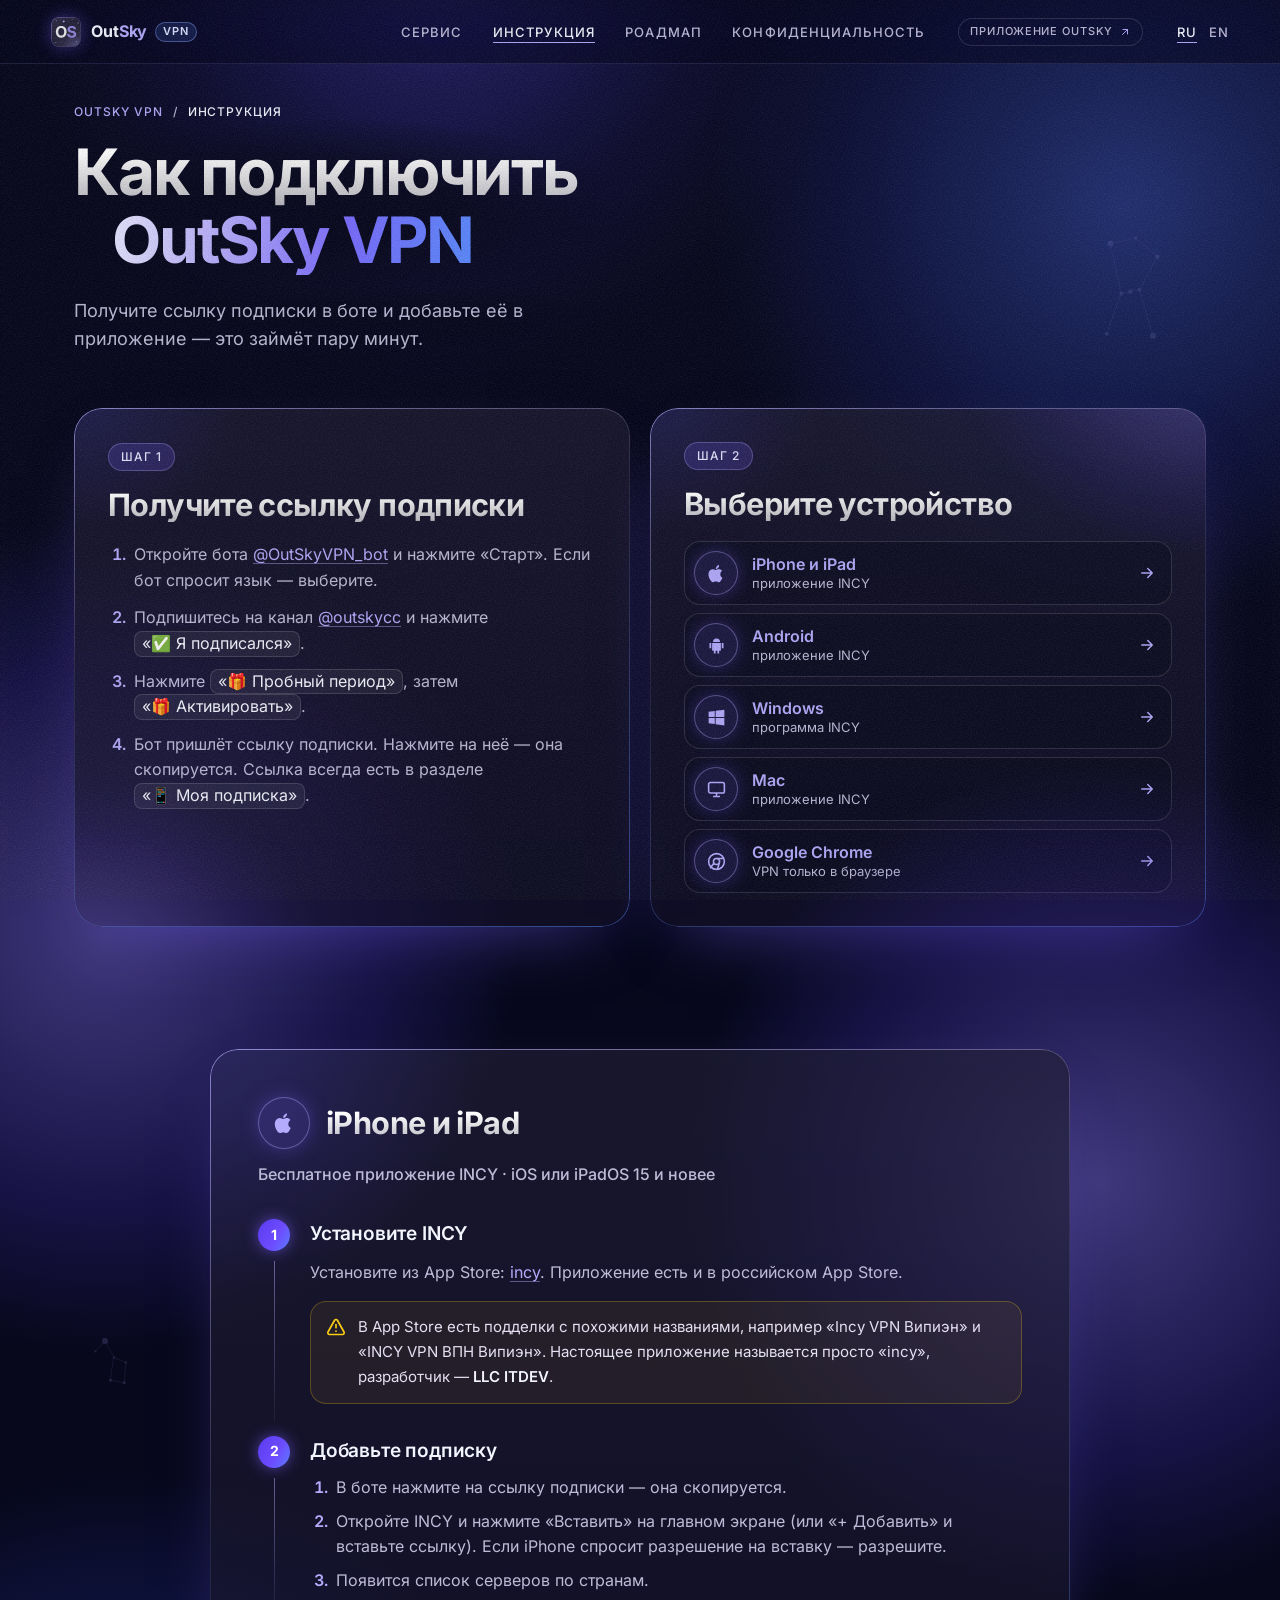
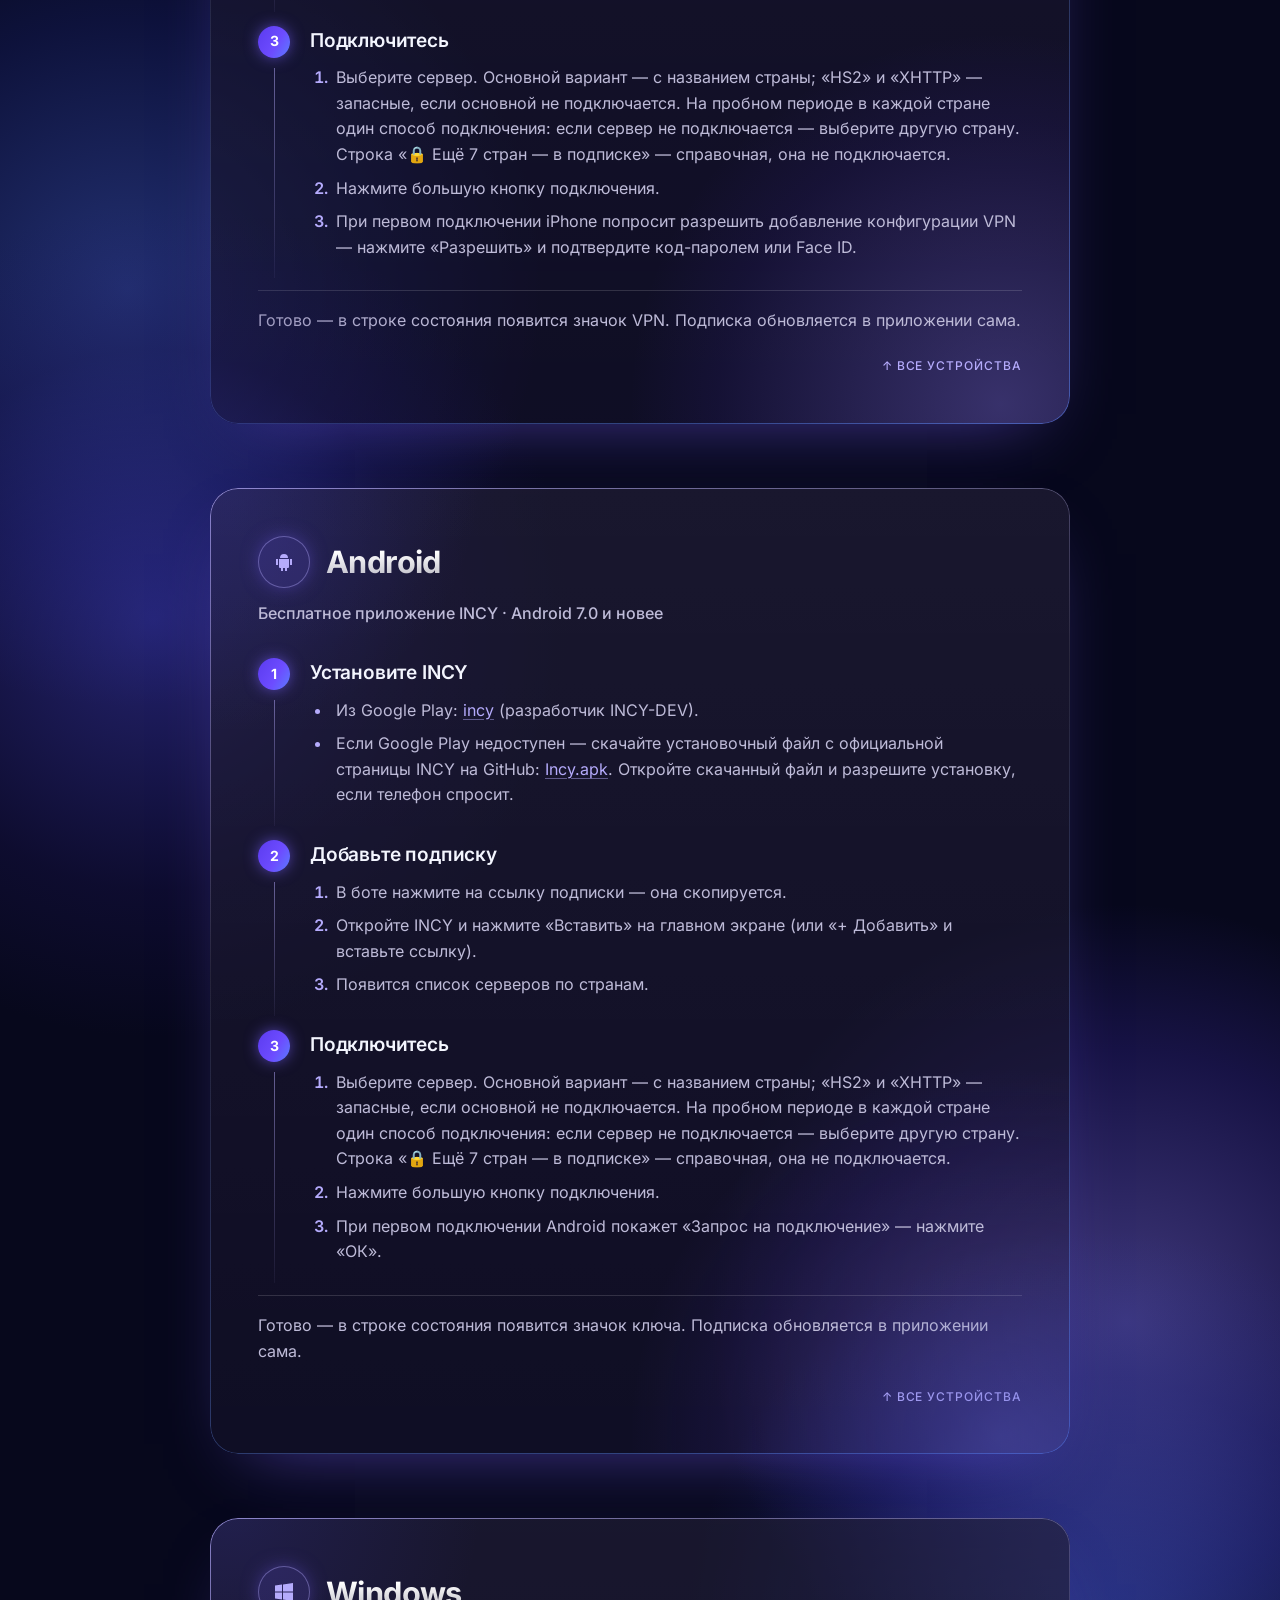
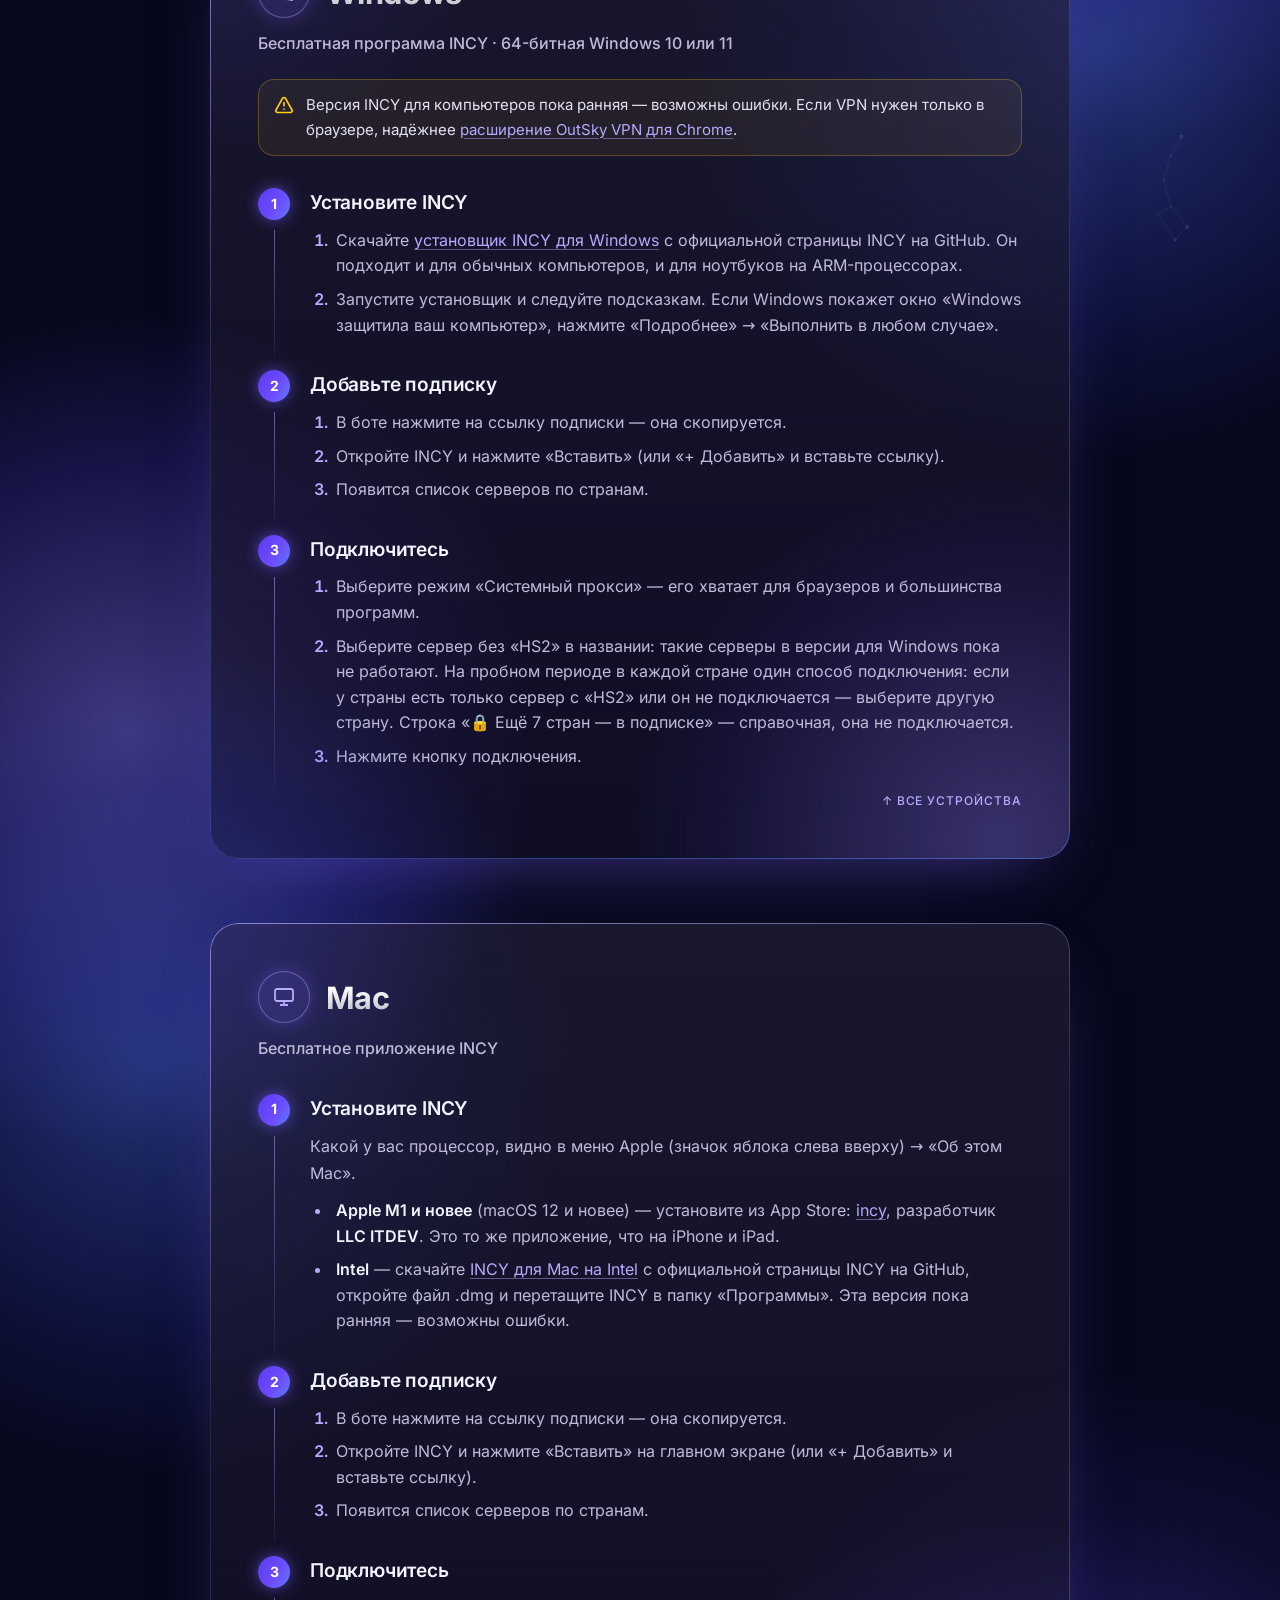
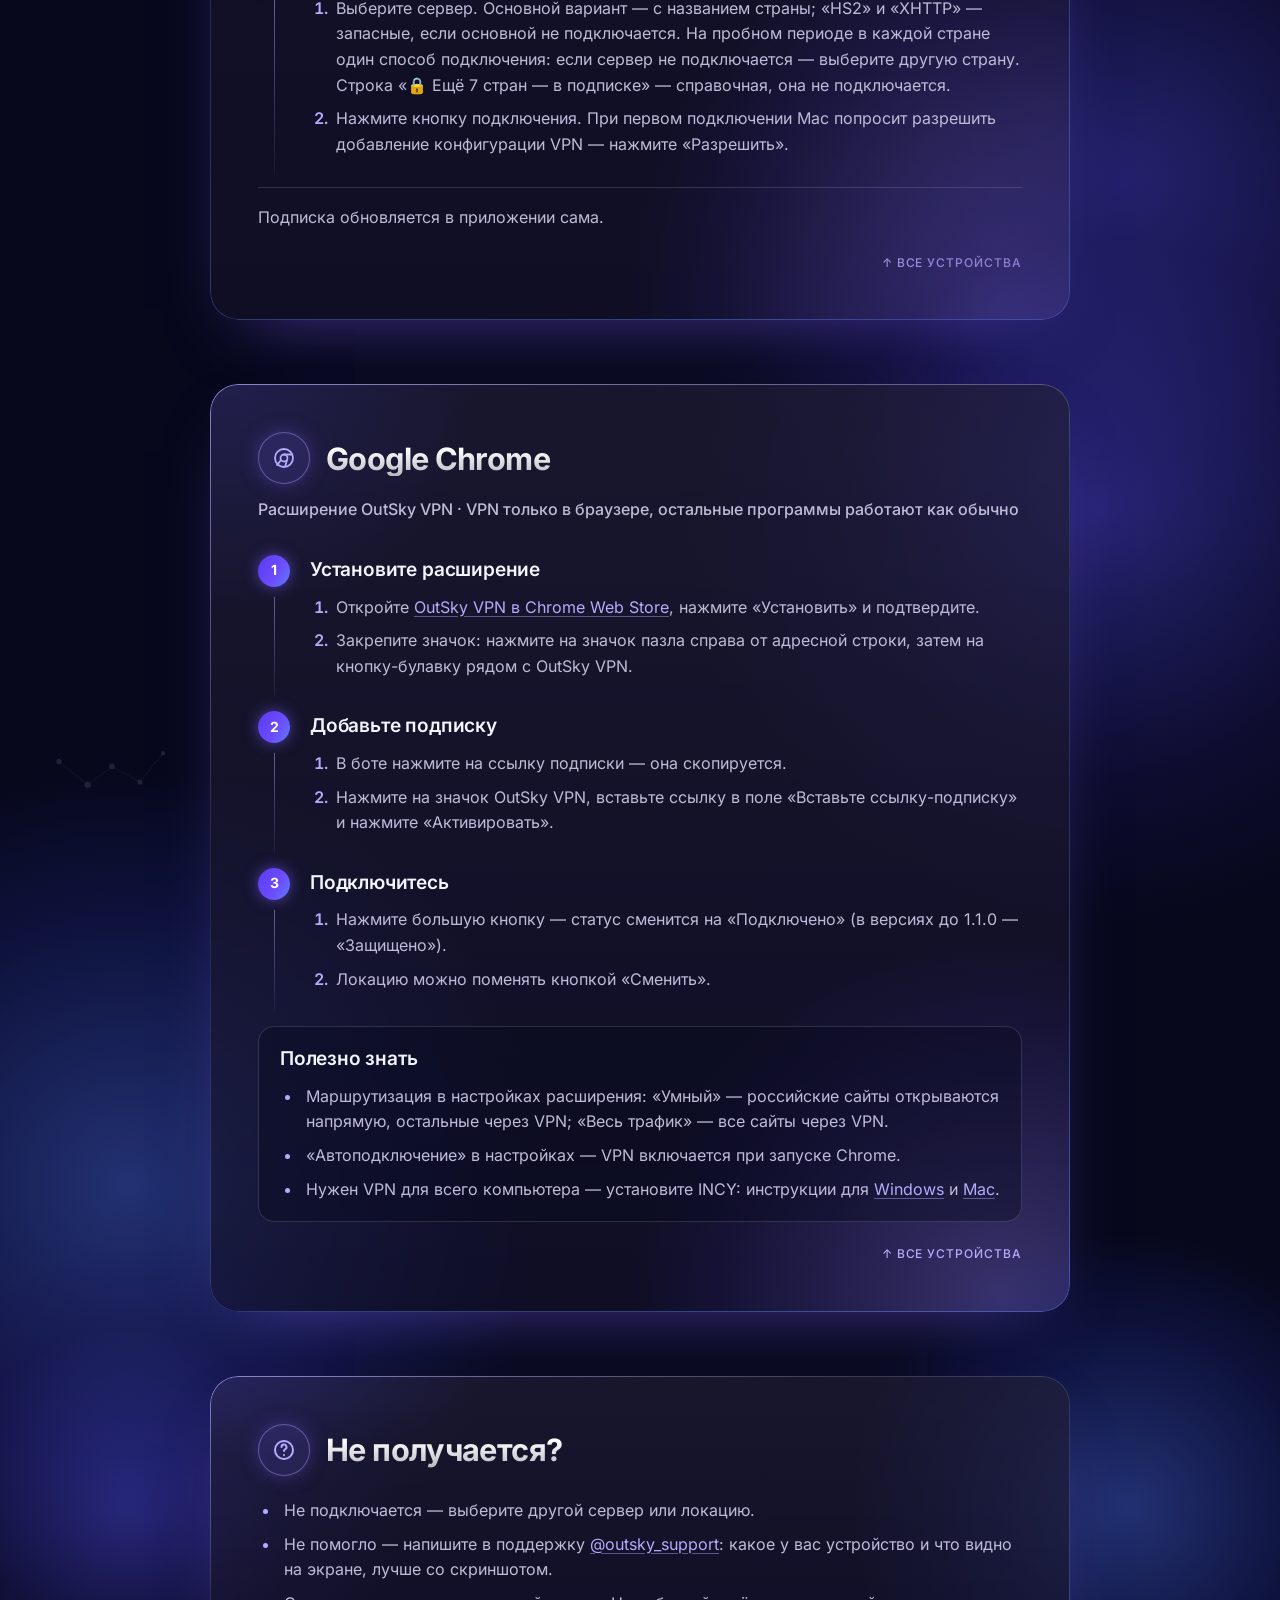
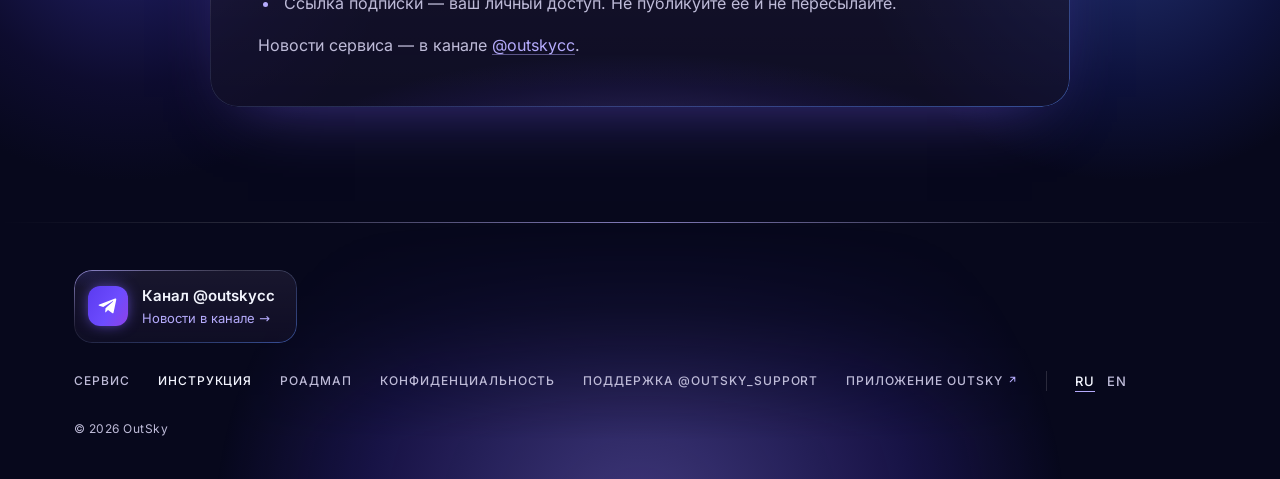
<file: guide/index.html>
<!DOCTYPE html>
<html lang="ru">
<head>
<meta charset="UTF-8">
<meta name="viewport" content="width=device-width, initial-scale=1">
<title>Как подключить OutSky VPN</title>
<meta name="description" content="Пошаговая инструкция: как получить ссылку подписки OutSky VPN в Telegram-боте и подключиться на iPhone, Android, Windows, Mac и в Chrome.">
<meta http-equiv="Content-Security-Policy" content="default-src 'self'; img-src 'self' data:; style-src 'self' 'unsafe-inline'; script-src 'self'; font-src 'self'; connect-src 'self'; base-uri 'self'; form-action 'none'">
<meta name="referrer" content="strict-origin-when-cross-origin">
<meta name="theme-color" content="#07081c">
<link rel="canonical" href="https://outsky.cc/guide/">
<link rel="alternate" hreflang="ru" href="https://outsky.cc/guide/">
<link rel="alternate" hreflang="en" href="https://outsky.cc/en/guide/">
<link rel="alternate" hreflang="x-default" href="https://outsky.cc/en/guide/">
<link rel="icon" href="/assets/img/favicon.svg" type="image/svg+xml">
<link rel="icon" href="/icon.png" type="image/png">
<link rel="apple-touch-icon" href="/icon.png">
<meta property="og:type" content="article">
<meta property="og:site_name" content="OutSky">
<meta property="og:title" content="Как подключить OutSky VPN">
<meta property="og:description" content="Ссылка подписки из Telegram-бота и подключение на iPhone, Android, Windows, Mac и в Chrome — пошагово.">
<meta property="og:url" content="https://outsky.cc/guide/">
<meta property="og:image" content="https://outsky.cc/assets/img/og/og-ru.jpg">
<meta property="og:image:type" content="image/jpeg">
<meta property="og:image:width" content="1200">
<meta property="og:image:height" content="630">
<meta property="og:image:alt" content="OutSky VPN — Неделя, чтобы попробовать: 7 дней, 15 ГБ трафика, до 2 устройств">
<meta property="og:locale" content="ru_RU">
<meta property="og:locale:alternate" content="en_US">
<meta name="twitter:card" content="summary_large_image">
<link rel="preload" href="/assets/fonts/inter-cyrillic.woff2" as="font" type="font/woff2" crossorigin>
<link rel="preload" href="/assets/fonts/inter-latin.woff2" as="font" type="font/woff2" crossorigin>
<link rel="stylesheet" href="/assets/css/fonts.css">
<link rel="stylesheet" href="/assets/css/nebula.css">
<link rel="stylesheet" href="/assets/css/cc.css">
<script src="/assets/js/early.js"></script>
<script src="/assets/js/core.js" defer></script>
<script src="/assets/js/sky.js" defer></script>
<script src="/assets/js/cc.js" defer></script>
</head>
<body class="cc">
<a class="skip" href="#main">К содержимому</a>
<div class="cglow" aria-hidden="true"></div>
<div class="grain" aria-hidden="true"><i></i></div>
<!-- значки устройств -->
<svg class="cc-sprite" aria-hidden="true" focusable="false">
  <symbol id="i-apple" viewBox="0 0 24 24"><path fill="currentColor" d="M16.4 12.6c0-2.4 2-3.6 2.1-3.7-1.2-1.7-3-1.9-3.6-1.9-1.5-.2-3 .9-3.8.9-.8 0-2-.9-3.3-.9-1.7 0-3.2 1-4.1 2.5-1.8 3-.5 7.5 1.2 10 .8 1.2 1.8 2.6 3.1 2.5 1.2 0 1.7-.8 3.2-.8s1.9.8 3.2.8c1.3 0 2.2-1.2 3-2.4.9-1.4 1.3-2.7 1.3-2.8 0 0-2.4-.9-2.4-3.6zM14 5.4c.7-.8 1.1-1.9 1-3-1 0-2.1.7-2.8 1.5-.6.7-1.2 1.8-1 2.9 1.1.1 2.1-.6 2.8-1.4z"/></symbol>
  <symbol id="i-android" viewBox="0 0 24 24"><path fill="currentColor" d="M7 9h10v8a1 1 0 0 1-1 1h-1v3h-2v-3h-2v3H9v-3H8a1 1 0 0 1-1-1zM4 9h2v6H4zm14 0h2v6h-2zM8 8a4 4 0 0 1 8 0z"/></symbol>
  <symbol id="i-windows" viewBox="0 0 24 24"><path fill="currentColor" d="M3 5.5 10 4.5v7H3zM11 4.4 21 3v8.5H11zM3 12.5h7v7l-7-1zM11 12.5h10V21l-10-1.4z"/></symbol>
  <symbol id="i-mac" viewBox="0 0 24 24"><g fill="none" stroke="currentColor" stroke-width="1.8"><rect x="3" y="4" width="18" height="12" rx="2"/><path d="M8 20h8M12 16v4"/></g></symbol>
  <symbol id="i-chrome" viewBox="0 0 24 24"><g fill="none" stroke="currentColor" stroke-width="1.8"><circle cx="12" cy="12" r="9"/><circle cx="12" cy="12" r="3.5"/><path d="M12 8.5h8.5M9 14l-4.3 5.6M15 14l-1.8 6.6"/></g></symbol>
  <symbol id="i-help" viewBox="0 0 24 24"><g fill="none" stroke="currentColor" stroke-width="2" stroke-linecap="round"><circle cx="12" cy="12" r="9"/><path d="M9.5 9a2.5 2.5 0 1 1 3.5 2.3c-.7.3-1 .9-1 1.7M12 17h.01"/></g></symbol>
  <symbol id="i-warn" viewBox="0 0 24 24"><g fill="none" stroke="currentColor" stroke-width="2" stroke-linecap="round" stroke-linejoin="round"><path d="M10.3 3.9 2.4 18a2 2 0 0 0 1.7 3h15.8a2 2 0 0 0 1.7-3L13.7 3.9a2 2 0 0 0-3.4 0z"/><path d="M12 9v4M12 17h.01"/></g></symbol>
  <symbol id="i-arr" viewBox="0 0 24 24"><path fill="none" stroke="currentColor" stroke-width="2" stroke-linecap="round" stroke-linejoin="round" d="M5 12h14M13 6l6 6-6 6"/></symbol>
</svg>

<header class="hd" id="hd">
  <span class="hd-frost" aria-hidden="true"></span>
  <a class="logo" href="/" aria-label="OutSky VPN — на главную"><img class="mark" src="/assets/img/favicon.svg" alt="" width="30" height="30"><span class="word">Out<b>Sky</b><i class="cc-vpn">VPN</i></span></a>
  <nav class="hd-nav" aria-label="Главное меню">
    <a href="/">Сервис</a><a href="/guide/" aria-current="page">Инструкция</a><a href="/roadmap/">Роадмап</a><a href="/privacy.html#ru">Конфиденциальность</a>
  </nav>
  <a class="cc-app" href="https://outsky.app/">Приложение OutSky<svg viewBox="0 0 24 24" fill="none" stroke="currentColor" stroke-width="2" stroke-linecap="round" stroke-linejoin="round" aria-hidden="true"><path d="M7 17 17 7M8 7h9v9"/></svg></a>
  <div class="lang" role="group" aria-label="Язык"><a class="on" href="/guide/" hreflang="ru" aria-current="true">RU</a><a href="/en/guide/" hreflang="en" lang="en">EN</a></div>
  <button class="menu-btn" type="button" popovertarget="menu"><span>Меню</span><i aria-hidden="true"></i></button>
  <a class="menu-btn menu-fb" href="#links"><span>Меню</span><i aria-hidden="true"></i></a>
</header>
<nav class="menu" id="menu" popover aria-label="Меню">
  <div class="neb" aria-hidden="true"><i class="tr el"></i><i class="bl ind"></i></div>
  <ol class="menu-list">
    <li><a href="/"><span class="ix" aria-hidden="true">(01)</span>Сервис</a></li>
    <li><a href="/guide/" aria-current="page"><span class="ix" aria-hidden="true">(02)</span>Инструкция</a></li>
    <li><a href="/roadmap/"><span class="ix" aria-hidden="true">(03)</span>Роадмап</a></li>
    <li><a href="/privacy.html#ru"><span class="ix" aria-hidden="true">(04)</span>Конфиденциальность</a></li>
    <li><a href="https://outsky.app/"><span class="ix" aria-hidden="true">(05)</span>Приложение OutSky<svg class="cc-ext" viewBox="0 0 24 24" fill="none" stroke="currentColor" stroke-width="2" stroke-linecap="round" stroke-linejoin="round" aria-hidden="true"><path d="M7 17 17 7M8 7h9v9"/></svg></a></li>
  </ol>
  <div class="lang" role="group" aria-label="Язык"><a class="on" href="/guide/" hreflang="ru" aria-current="true">RU</a><a href="/en/guide/" hreflang="en" lang="en">EN</a></div>
</nav>

<main id="main">
<!-- выбор устройства: без JS и без :has() видны все инструкции подряд; по якорю (#iphone…#chrome) — только выбранная (CSS :target),
     «Все устройства» (#devices) снова показывает все. cc.js лишь ставит aria-current на плитку и метку «Ваша система» -->
<article class="gd">
  <!-- ===== первый экран: крошки, заголовок, шаг 1 и шаг 2 рядом ===== -->
  <section class="sec-top gd-top" data-live aria-labelledby="g-h">
    <div class="neb" aria-hidden="true"><i class="tr el"></i><i class="bl"></i><i class="tl ind"></i></div>
    <svg class="cst gd-c-orion" viewBox="-4 -6 70 102" aria-hidden="true"><use href="/assets/img/constellations.svg#orion"/></svg>
    <div class="wrap">
      <nav class="gd-crumbs" aria-label="Вы здесь"><a href="/">OutSky VPN</a><span aria-hidden="true">/</span><span aria-current="page">Инструкция</span></nav>
      <div class="hole gd-hd">
        <h1 class="h1" id="g-h"><span class="ln" style="--i:0">Как подключить</span> <span class="ln l2 acc" style="--i:1">OutSky VPN</span></h1>
      </div>
      <p class="lead hole gd-lead">Получите ссылку подписки в боте и добавьте её в приложение — это займёт пару минут.</p>

      <div class="gd-two">
        <div class="pane gd-card" style="--gx:10%; --gy:100%">
          <span class="gd-k">Шаг 1</span>
          <h2>Получите ссылку подписки</h2>
          <ol class="gd-ol">
            <li>Откройте бота <a href="https://t.me/OutSkyVPN_bot">@OutSkyVPN_bot</a> и нажмите «Старт». Если бот спросит язык — выберите.</li>
            <li>Подпишитесь на канал <a href="https://t.me/outskycc">@outskycc</a> и нажмите <span class="nb">«✅ Я подписался»</span>.</li>
            <li>Нажмите <span class="nb">«🎁 Пробный период»</span>, затем <span class="nb">«🎁 Активировать»</span>.</li>
            <li>Бот пришлёт ссылку подписки. Нажмите на неё — она скопируется. Ссылка всегда есть в разделе <span class="nb">«📱 Моя подписка»</span>.</li>
          </ol>
        </div>

        <div class="pane gd-card" id="devices" style="--gx:92%; --gy:0%">
          <div class="gd-k-row"><span class="gd-k">Шаг 2</span><a class="gd-all" href="#devices">Все устройства</a></div>
          <h2>Выберите устройство</h2>
          <ul class="gd-sw">
            <li><a href="#iphone" data-os="ios"><span class="gd-gi"><svg aria-hidden="true"><use href="#i-apple"/></svg></span><span class="gd-tx"><span class="nm">iPhone и iPad</span><span class="ds">приложение INCY</span></span><svg class="gd-ar" aria-hidden="true"><use href="#i-arr"/></svg></a></li>
            <li><a href="#android" data-os="android"><span class="gd-gi"><svg aria-hidden="true"><use href="#i-android"/></svg></span><span class="gd-tx"><span class="nm">Android</span><span class="ds">приложение INCY</span></span><svg class="gd-ar" aria-hidden="true"><use href="#i-arr"/></svg></a></li>
            <li><a href="#windows" data-os="windows"><span class="gd-gi"><svg aria-hidden="true"><use href="#i-windows"/></svg></span><span class="gd-tx"><span class="nm">Windows</span><span class="ds">программа INCY</span></span><svg class="gd-ar" aria-hidden="true"><use href="#i-arr"/></svg></a></li>
            <li><a href="#mac" data-os="mac"><span class="gd-gi"><svg aria-hidden="true"><use href="#i-mac"/></svg></span><span class="gd-tx"><span class="nm">Mac</span><span class="ds">приложение INCY</span></span><svg class="gd-ar" aria-hidden="true"><use href="#i-arr"/></svg></a></li>
            <li><a href="#chrome" data-os="browser"><span class="gd-gi"><svg aria-hidden="true"><use href="#i-chrome"/></svg></span><span class="gd-tx"><span class="nm">Google Chrome</span><span class="ds">VPN только в браузере</span></span><svg class="gd-ar" aria-hidden="true"><use href="#i-arr"/></svg></a></li>
          </ul>
        </div>
      </div>
    </div>
  </section>

  <!-- ===== iPhone ===== -->
  <section class="sec gd-dev" id="iphone">
    <div class="neb" aria-hidden="true"><i class="tr"></i><i class="bl el"></i></div>
    <svg class="cst gd-c-lyra" viewBox="-6 -6 40 52" aria-hidden="true"><use href="/assets/img/constellations.svg#lyra"/></svg>
    <div class="wrap gd-col"><div class="pane gd-pane">
      <div class="gd-dh"><span class="gd-gi"><svg aria-hidden="true"><use href="#i-apple"/></svg></span><h2>iPhone и iPad</h2></div>
      <p class="gd-app">Бесплатное приложение INCY · iOS или iPadOS 15 и новее</p>
      <div class="gd-s"><h3><span class="n">1</span>Установите INCY</h3>
        <p>Установите из App Store: <a href="https://apps.apple.com/ru/app/incy/id6756943388">incy</a>. Приложение есть и в российском App Store.</p>
        <div class="gd-note"><svg aria-hidden="true"><use href="#i-warn"/></svg><p>В App Store есть подделки с похожими названиями, например «Incy VPN Випиэн» и «INCY VPN ВПН Випиэн». Настоящее приложение называется просто «incy», разработчик — <b>LLC ITDEV</b>.</p></div>
      </div>
      <div class="gd-s"><h3><span class="n">2</span>Добавьте подписку</h3>
        <ol>
          <li>В боте нажмите на ссылку подписки — она скопируется.</li>
          <li>Откройте INCY и нажмите «Вставить» на главном экране (или «+ Добавить» и вставьте ссылку). Если iPhone спросит разрешение на вставку — разрешите.</li>
          <li>Появится список серверов по странам.</li>
        </ol>
      </div>
      <div class="gd-s"><h3><span class="n">3</span>Подключитесь</h3>
        <ol>
          <li>Выберите сервер. Основной вариант — с названием страны; «HS2» и «XHTTP» — запасные, если основной не подключается. На пробном периоде в каждой стране один способ подключения: если сервер не подключается — выберите другую страну. Строка «🔒 Ещё 7 стран — в подписке» — справочная, она не подключается.</li>
          <li>Нажмите большую кнопку подключения.</li>
          <li>При первом подключении iPhone попросит разрешить добавление конфигурации VPN — нажмите «Разрешить» и подтвердите код-паролем или Face ID.</li>
        </ol>
      </div>
      <p class="gd-done">Готово — в строке состояния появится значок VPN. Подписка обновляется в приложении сама.</p>
      <p class="gd-up"><a href="#devices">↑ Все устройства</a></p>
    </div></div>
  </section>

  <!-- ===== Android ===== -->
  <section class="sec gd-dev" id="android">
    <div class="neb" aria-hidden="true"><i class="tl ind"></i><i class="br"></i></div>
    <div class="wrap gd-col"><div class="pane gd-pane">
      <div class="gd-dh"><span class="gd-gi"><svg aria-hidden="true"><use href="#i-android"/></svg></span><h2>Android</h2></div>
      <p class="gd-app">Бесплатное приложение INCY · Android 7.0 и новее</p>
      <div class="gd-s"><h3><span class="n">1</span>Установите INCY</h3>
        <ul>
          <li>Из Google Play: <a href="https://play.google.com/store/apps/details?id=llc.itdev.incy">incy</a> (разработчик INCY-DEV).</li>
          <li>Если Google Play недоступен — скачайте установочный файл с официальной страницы INCY на GitHub: <a href="https://github.com/INCY-DEV/incy-platforms/releases/download/android-v3.7.0/Incy.apk">Incy.apk</a>. Откройте скачанный файл и разрешите установку, если телефон спросит.</li>
        </ul>
      </div>
      <div class="gd-s"><h3><span class="n">2</span>Добавьте подписку</h3>
        <ol>
          <li>В боте нажмите на ссылку подписки — она скопируется.</li>
          <li>Откройте INCY и нажмите «Вставить» на главном экране (или «+ Добавить» и вставьте ссылку).</li>
          <li>Появится список серверов по странам.</li>
        </ol>
      </div>
      <div class="gd-s"><h3><span class="n">3</span>Подключитесь</h3>
        <ol>
          <li>Выберите сервер. Основной вариант — с названием страны; «HS2» и «XHTTP» — запасные, если основной не подключается. На пробном периоде в каждой стране один способ подключения: если сервер не подключается — выберите другую страну. Строка «🔒 Ещё 7 стран — в подписке» — справочная, она не подключается.</li>
          <li>Нажмите большую кнопку подключения.</li>
          <li>При первом подключении Android покажет «Запрос на подключение» — нажмите «ОК».</li>
        </ol>
      </div>
      <p class="gd-done">Готово — в строке состояния появится значок ключа. Подписка обновляется в приложении сама.</p>
      <p class="gd-up"><a href="#devices">↑ Все устройства</a></p>
    </div></div>
  </section>

  <!-- ===== Windows ===== -->
  <section class="sec gd-dev" id="windows">
    <div class="neb" aria-hidden="true"><i class="tr el"></i><i class="bl"></i></div>
    <svg class="cst gd-c-umi" viewBox="-4 -4 39 108" aria-hidden="true"><use href="/assets/img/constellations.svg#umi"/></svg>
    <div class="wrap gd-col"><div class="pane gd-pane">
      <div class="gd-dh"><span class="gd-gi"><svg aria-hidden="true"><use href="#i-windows"/></svg></span><h2>Windows</h2></div>
      <p class="gd-app">Бесплатная программа INCY · 64-битная Windows 10 или 11</p>
      <div class="gd-note"><svg aria-hidden="true"><use href="#i-warn"/></svg><p>Версия INCY для компьютеров пока ранняя — возможны ошибки. Если VPN нужен только в браузере, надёжнее <a href="#chrome">расширение OutSky VPN для Chrome</a>.</p></div>
      <div class="gd-s"><h3><span class="n">1</span>Установите INCY</h3>
        <ol>
          <li>Скачайте <a href="https://github.com/INCY-DEV/incy-platforms/releases/download/desktop-v3.8.8/incy-windows-setup.exe">установщик INCY для Windows</a> с официальной страницы INCY на GitHub. Он подходит и для обычных компьютеров, и для ноутбуков на ARM-процессорах.</li>
          <li>Запустите установщик и следуйте подсказкам. Если Windows покажет окно «Windows защитила ваш компьютер», нажмите «Подробнее» → «Выполнить в любом случае».</li>
        </ol>
      </div>
      <div class="gd-s"><h3><span class="n">2</span>Добавьте подписку</h3>
        <ol>
          <li>В боте нажмите на ссылку подписки — она скопируется.</li>
          <li>Откройте INCY и нажмите «Вставить» (или «+ Добавить» и вставьте ссылку).</li>
          <li>Появится список серверов по странам.</li>
        </ol>
      </div>
      <div class="gd-s"><h3><span class="n">3</span>Подключитесь</h3>
        <ol>
          <li>Выберите режим «Системный прокси» — его хватает для браузеров и большинства программ.</li>
          <li>Выберите сервер без «HS2» в названии: такие серверы в версии для Windows пока не работают. На пробном периоде в каждой стране один способ подключения: если у страны есть только сервер с «HS2» или он не подключается — выберите другую страну. Строка «🔒 Ещё 7 стран — в подписке» — справочная, она не подключается.</li>
          <li>Нажмите кнопку подключения.</li>
        </ol>
      </div>
      <p class="gd-up"><a href="#devices">↑ Все устройства</a></p>
    </div></div>
  </section>

  <!-- ===== Mac ===== -->
  <section class="sec gd-dev" id="mac">
    <div class="neb" aria-hidden="true"><i class="tl el"></i><i class="br ind"></i></div>
    <div class="wrap gd-col"><div class="pane gd-pane">
      <div class="gd-dh"><span class="gd-gi"><svg aria-hidden="true"><use href="#i-mac"/></svg></span><h2>Mac</h2></div>
      <p class="gd-app">Бесплатное приложение INCY</p>
      <div class="gd-s"><h3><span class="n">1</span>Установите INCY</h3>
        <p>Какой у вас процессор, видно в меню Apple (значок яблока слева вверху) → «Об этом Mac».</p>
        <ul>
          <li><b>Apple M1 и новее</b> (macOS 12 и новее) — установите из App Store: <a href="https://apps.apple.com/ru/app/incy/id6756943388">incy</a>, разработчик <b>LLC ITDEV</b>. Это то же приложение, что на iPhone и iPad.</li>
          <li><b>Intel</b> — скачайте <a href="https://github.com/INCY-DEV/incy-platforms/releases/download/desktop-v3.8.8/incy-macos-intel.dmg">INCY для Mac на Intel</a> с официальной страницы INCY на GitHub, откройте файл .dmg и перетащите INCY в папку «Программы». Эта версия пока ранняя — возможны ошибки.</li>
        </ul>
      </div>
      <div class="gd-s"><h3><span class="n">2</span>Добавьте подписку</h3>
        <ol>
          <li>В боте нажмите на ссылку подписки — она скопируется.</li>
          <li>Откройте INCY и нажмите «Вставить» на главном экране (или «+ Добавить» и вставьте ссылку).</li>
          <li>Появится список серверов по странам.</li>
        </ol>
      </div>
      <div class="gd-s"><h3><span class="n">3</span>Подключитесь</h3>
        <ol>
          <li>Выберите сервер. Основной вариант — с названием страны; «HS2» и «XHTTP» — запасные, если основной не подключается. На пробном периоде в каждой стране один способ подключения: если сервер не подключается — выберите другую страну. Строка «🔒 Ещё 7 стран — в подписке» — справочная, она не подключается.</li>
          <li>Нажмите кнопку подключения. При первом подключении Mac попросит разрешить добавление конфигурации VPN — нажмите «Разрешить».</li>
        </ol>
      </div>
      <p class="gd-done">Подписка обновляется в приложении сама.</p>
      <p class="gd-up"><a href="#devices">↑ Все устройства</a></p>
    </div></div>
  </section>

  <!-- ===== Chrome ===== -->
  <section class="sec gd-dev" id="chrome">
    <div class="neb" aria-hidden="true"><i class="tr ind"></i><i class="bl el"></i></div>
    <svg class="cst gd-c-cass" viewBox="-6 2 92 40" aria-hidden="true"><use href="/assets/img/constellations.svg#cass"/></svg>
    <div class="wrap gd-col"><div class="pane gd-pane">
      <div class="gd-dh"><span class="gd-gi"><svg aria-hidden="true"><use href="#i-chrome"/></svg></span><h2>Google Chrome</h2></div>
      <p class="gd-app">Расширение OutSky VPN · VPN только в браузере, остальные программы работают как обычно</p>
      <div class="gd-s"><h3><span class="n">1</span>Установите расширение</h3>
        <ol>
          <li>Откройте <a href="https://chromewebstore.google.com/detail/outsky-vpn/aacogocimaopagjjfhgmaefgbcmbjhci">OutSky VPN в Chrome Web Store</a>, нажмите «Установить» и подтвердите.</li>
          <li>Закрепите значок: нажмите на значок пазла справа от адресной строки, затем на кнопку-булавку рядом с OutSky VPN.</li>
        </ol>
      </div>
      <div class="gd-s"><h3><span class="n">2</span>Добавьте подписку</h3>
        <ol>
          <li>В боте нажмите на ссылку подписки — она скопируется.</li>
          <li>Нажмите на значок OutSky VPN, вставьте ссылку в поле «Вставьте ссылку-подписку» и нажмите «Активировать».</li>
        </ol>
      </div>
      <div class="gd-s"><h3><span class="n">3</span>Подключитесь</h3>
        <ol>
          <li>Нажмите большую кнопку — статус сменится на «Подключено» (в версиях до 1.1.0 — «Защищено»).</li>
          <li>Локацию можно поменять кнопкой «Сменить».</li>
        </ol>
      </div>
      <div class="gd-tip">
        <h3>Полезно знать</h3>
        <ul>
          <li>Маршрутизация в настройках расширения: «Умный» — российские сайты открываются напрямую, остальные через VPN; «Весь трафик» — все сайты через VPN.</li>
          <li>«Автоподключение» в настройках — VPN включается при запуске Chrome.</li>
          <li>Нужен VPN для всего компьютера — установите INCY: инструкции для <a href="#windows">Windows</a> и <a href="#mac">Mac</a>.</li>
        </ul>
      </div>
      <p class="gd-up"><a href="#devices">↑ Все устройства</a></p>
    </div></div>
  </section>

  <!-- ===== не получается: видно всегда ===== -->
  <section class="sec gd-dev gd-help" id="help">
    <div class="neb" aria-hidden="true"><i class="bl ind"></i><i class="br el"></i></div>
    <div class="wrap gd-col"><div class="pane gd-pane" style="--gx:50%; --gy:110%">
      <div class="gd-dh"><span class="gd-gi"><svg aria-hidden="true"><use href="#i-help"/></svg></span><h2>Не получается?</h2></div>
      <ul class="gd-hl">
        <li>Не подключается — выберите другой сервер или локацию.</li>
        <li>Не помогло — напишите в поддержку <a href="https://t.me/outsky_support">@outsky_support</a>: какое у вас устройство и что видно на экране, лучше со скриншотом.</li>
        <li>Ссылка подписки — ваш личный доступ. Не публикуйте её и не пересылайте.</li>
      </ul>
      <p class="gd-done">Новости сервиса — в канале <a href="https://t.me/outskycc">@outskycc</a>.</p>
    </div></div>
  </section>
</article>
</main>

<footer class="ft" id="links">
  <div class="neb" aria-hidden="true"><i class="bc"></i></div>
  <div class="wrap ft-in">
    <a class="tg-card pane" href="https://t.me/outskycc"><span class="ic" aria-hidden="true"><svg viewBox="0 0 24 24" fill="currentColor"><path d="M21.9 4.6 18.7 19.7c-.2 1-.9 1.3-1.8.8l-4.9-3.6-2.4 2.3c-.3.3-.5.5-1 .5l.4-5 9-8.2c.4-.4-.1-.6-.6-.2L6.3 13.3l-4.8-1.5c-1-.3-1-1 .2-1.5l18.8-7.2c.9-.3 1.6.2 1.4 1.5z"/></svg></span><span><b>Канал @outskycc</b><small>Новости в канале →</small></span></a>
    <div class="ft-row">
      <nav class="ft-nav" aria-label="Ссылки"><a href="/">Сервис</a><a href="/guide/" aria-current="page">Инструкция</a><a href="/roadmap/">Роадмап</a><a href="/privacy.html#ru">Конфиденциальность</a><a href="https://t.me/outsky_support">Поддержка @outsky_support</a><a href="https://outsky.app/">Приложение OutSky<svg viewBox="0 0 24 24" fill="none" stroke="currentColor" stroke-width="2.2" stroke-linecap="round" stroke-linejoin="round" aria-hidden="true"><path d="M7 17 17 7M8 7h9v9"/></svg></a></nav>
      <div class="lang ft-lang" role="group" aria-label="Язык"><a class="on" href="/guide/" hreflang="ru" aria-current="true">RU</a><a href="/en/guide/" hreflang="en" lang="en">EN</a></div>
    </div>
    <div class="ft-c">© 2026 OutSky</div>
  </div>
</footer>
</body>
</html>
</file>
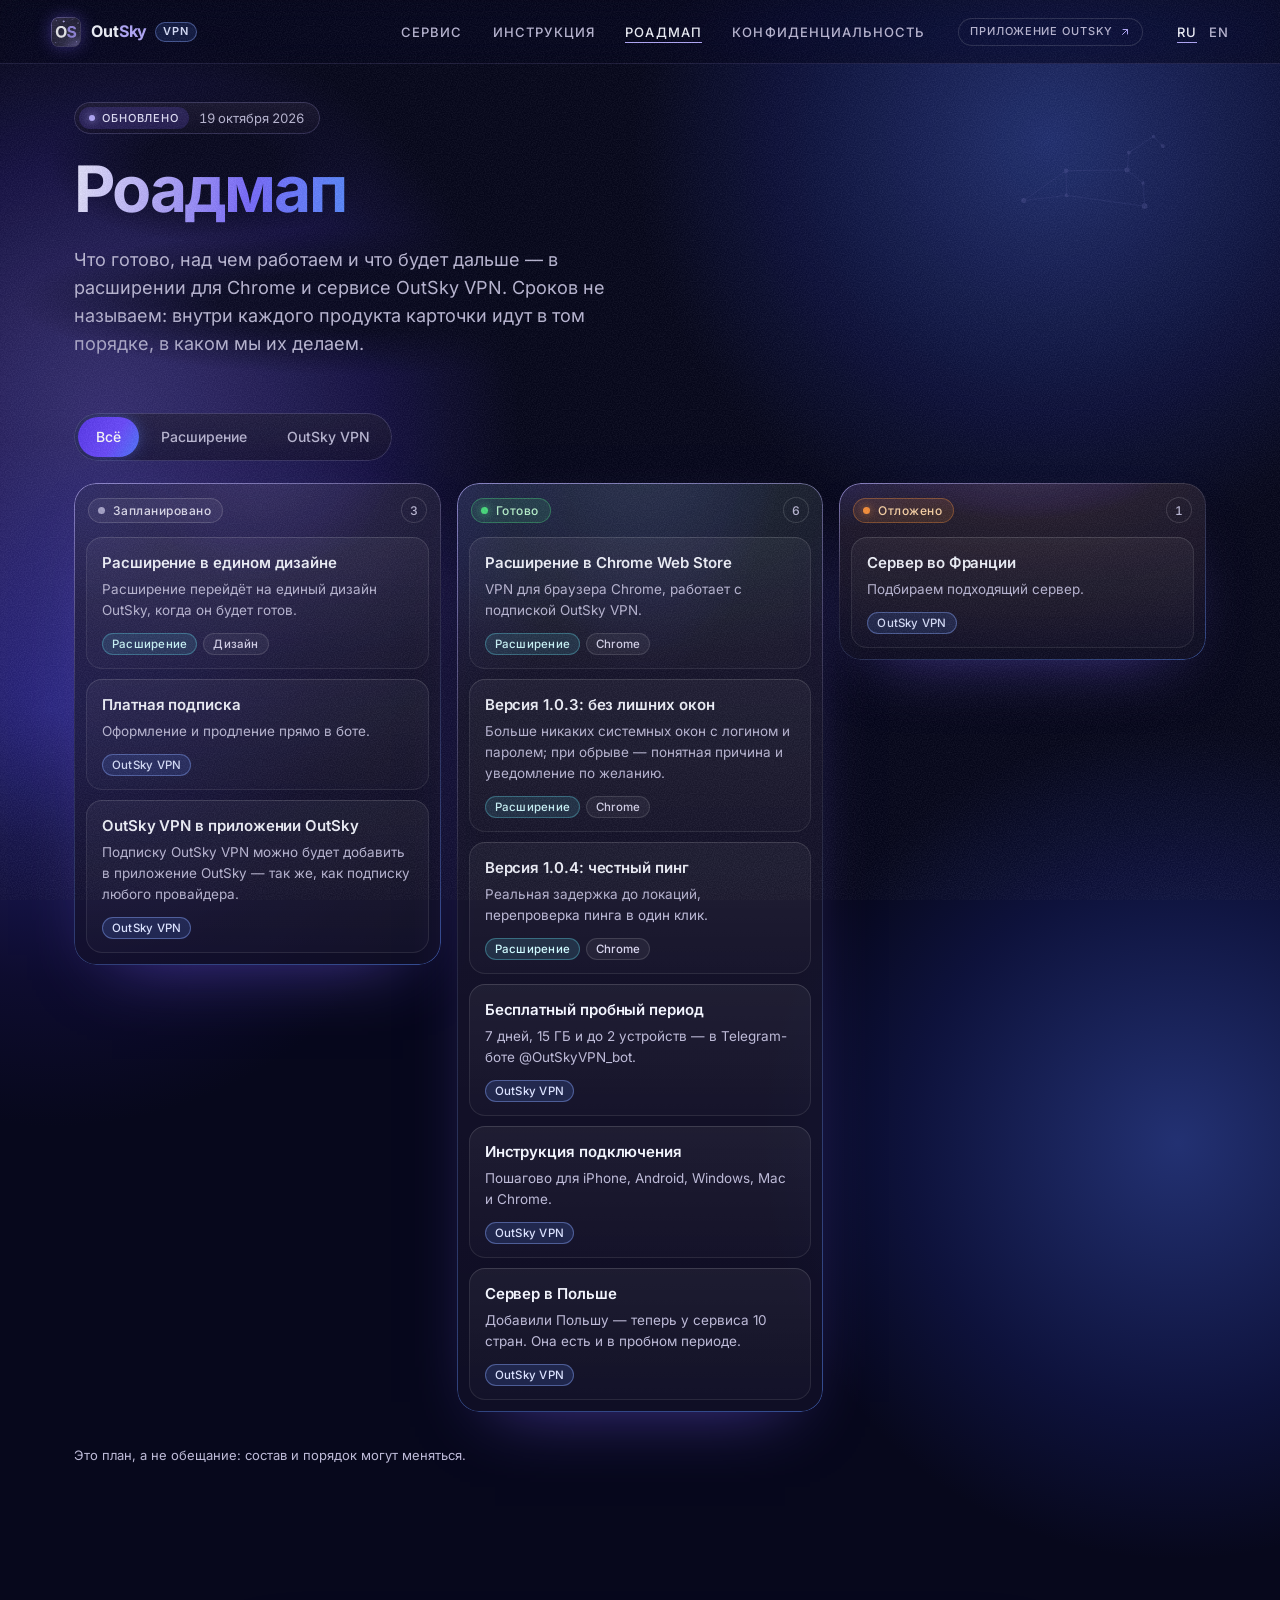
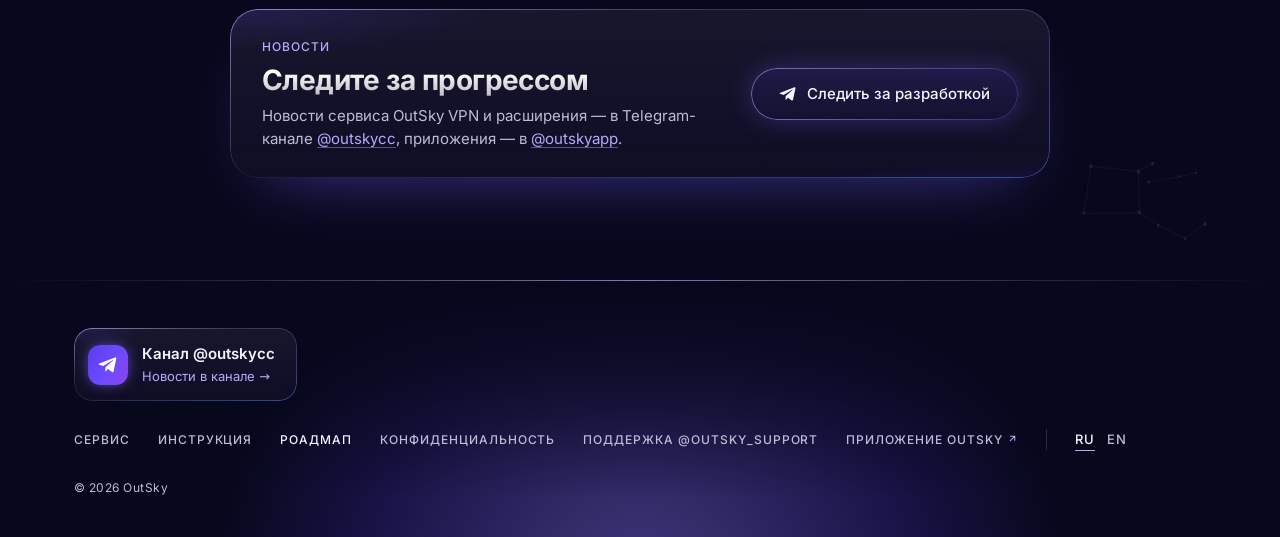
<file: roadmap/index.html>
<!DOCTYPE html>
<html lang="ru">
<head>
<meta charset="UTF-8">
<meta name="viewport" content="width=device-width, initial-scale=1">
<title>Роадмап OutSky — что готово и что дальше</title>
<meta name="description" content="Публичный роадмап OutSky: что уже готово, над чем идёт работа и что запланировано — в расширении для Chrome и сервисе OutSky VPN.">
<meta http-equiv="Content-Security-Policy" content="default-src 'self'; img-src 'self' data:; style-src 'self' 'unsafe-inline'; script-src 'self'; font-src 'self'; connect-src 'self'; base-uri 'self'; form-action 'none'">
<meta name="referrer" content="strict-origin-when-cross-origin">
<meta name="theme-color" content="#07081c">
<link rel="canonical" href="https://outsky.cc/roadmap/">
<link rel="alternate" hreflang="ru" href="https://outsky.cc/roadmap/">
<link rel="alternate" hreflang="en" href="https://outsky.cc/en/roadmap/">
<link rel="alternate" hreflang="x-default" href="https://outsky.cc/en/roadmap/">
<link rel="icon" href="/assets/img/favicon.svg" type="image/svg+xml">
<link rel="icon" href="/icon.png" type="image/png">
<link rel="apple-touch-icon" href="/icon.png">
<meta property="og:type" content="website">
<meta property="og:site_name" content="OutSky">
<meta property="og:title" content="Роадмап OutSky">
<meta property="og:description" content="Что готово, над чем работаем и что дальше — в расширении для Chrome и сервисе OutSky VPN.">
<meta property="og:url" content="https://outsky.cc/roadmap/">
<meta property="og:image" content="https://outsky.cc/assets/img/og/og-ru.jpg">
<meta property="og:image:type" content="image/jpeg">
<meta property="og:image:width" content="1200">
<meta property="og:image:height" content="630">
<meta property="og:image:alt" content="OutSky VPN — Неделя, чтобы попробовать: 7 дней, 15 ГБ трафика, до 2 устройств">
<meta property="og:locale" content="ru_RU">
<meta property="og:locale:alternate" content="en_US">
<meta name="twitter:card" content="summary_large_image">
<link rel="preload" href="/assets/fonts/inter-cyrillic.woff2" as="font" type="font/woff2" crossorigin>
<link rel="preload" href="/assets/fonts/inter-latin.woff2" as="font" type="font/woff2" crossorigin>
<link rel="stylesheet" href="/assets/css/fonts.css">
<link rel="stylesheet" href="/assets/css/nebula.css">
<link rel="stylesheet" href="/assets/css/cc.css">
<script src="/assets/js/early.js"></script>
<script src="/assets/js/core.js" defer></script>
<script src="/assets/js/sky.js" defer></script>
<script src="/assets/js/cc.js" defer></script>
<script src="/assets/js/roadmap.js" defer></script>
</head>
<body class="cc">
<a class="skip" href="#main">К содержимому</a>
<div class="cglow" aria-hidden="true"></div>
<div class="grain" aria-hidden="true"><i></i></div>

<header class="hd" id="hd">
  <span class="hd-frost" aria-hidden="true"></span>
  <a class="logo" href="/" aria-label="OutSky VPN — на главную"><img class="mark" src="/assets/img/favicon.svg" alt="" width="30" height="30"><span class="word">Out<b>Sky</b><i class="cc-vpn">VPN</i></span></a>
  <nav class="hd-nav" aria-label="Главное меню">
    <a href="/">Сервис</a><a href="/guide/">Инструкция</a><a href="/roadmap/" aria-current="page">Роадмап</a><a href="/privacy.html#ru">Конфиденциальность</a>
  </nav>
  <a class="cc-app" href="https://outsky.app/">Приложение OutSky<svg viewBox="0 0 24 24" fill="none" stroke="currentColor" stroke-width="2" stroke-linecap="round" stroke-linejoin="round" aria-hidden="true"><path d="M7 17 17 7M8 7h9v9"/></svg></a>
  <div class="lang" role="group" aria-label="Язык"><a class="on" href="/roadmap/" hreflang="ru" aria-current="true">RU</a><a href="/en/roadmap/" hreflang="en" lang="en">EN</a></div>
  <button class="menu-btn" type="button" popovertarget="menu"><span>Меню</span><i aria-hidden="true"></i></button>
  <a class="menu-btn menu-fb" href="#links"><span>Меню</span><i aria-hidden="true"></i></a>
</header>
<nav class="menu" id="menu" popover aria-label="Меню">
  <div class="neb" aria-hidden="true"><i class="tr el"></i><i class="bl ind"></i></div>
  <ol class="menu-list">
    <li><a href="/"><span class="ix" aria-hidden="true">(01)</span>Сервис</a></li>
    <li><a href="/guide/"><span class="ix" aria-hidden="true">(02)</span>Инструкция</a></li>
    <li><a href="/roadmap/" aria-current="page"><span class="ix" aria-hidden="true">(03)</span>Роадмап</a></li>
    <li><a href="/privacy.html#ru"><span class="ix" aria-hidden="true">(04)</span>Конфиденциальность</a></li>
    <li><a href="https://outsky.app/"><span class="ix" aria-hidden="true">(05)</span>Приложение OutSky<svg class="cc-ext" viewBox="0 0 24 24" fill="none" stroke="currentColor" stroke-width="2" stroke-linecap="round" stroke-linejoin="round" aria-hidden="true"><path d="M7 17 17 7M8 7h9v9"/></svg></a></li>
  </ol>
  <div class="lang" role="group" aria-label="Язык"><a class="on" href="/roadmap/" hreflang="ru" aria-current="true">RU</a><a href="/en/roadmap/" hreflang="en" lang="en">EN</a></div>
</nav>

<main id="main">
<!-- ===== первый экран: метка «Обновлено» (дату ставит roadmap.js), h1, вводный абзац ===== -->
<section class="sec-top rm-top" data-live aria-labelledby="rm-h">
  <div class="neb" aria-hidden="true"><i class="tr el"></i><i class="bl"></i></div>
  <svg class="cst rm-c-leo" viewBox="-4 -4 118 61" aria-hidden="true"><use href="/assets/img/constellations.svg#leo"/></svg>
  <div class="wrap">
    <div class="hole rm-head">
      <p class="tag rm-upd" id="rm-updated" hidden><span class="dot">Обновлено</span><time></time></p>
      <h1 class="h1" id="rm-h"><span class="ln acc" style="--i:0">Роадмап</span></h1>
    </div>
    <p class="lead hole rm-lead">Что готово, над чем работаем и что будет дальше — в расширении для Chrome и сервисе OutSky VPN. Сроков не называем: внутри каждого продукта карточки идут в том порядке, в каком мы их делаем.</p>
  </div>
</section>

<!-- ===== доска: колонки по статусам (roadmap.js из /assets/data/roadmap.json). На этом сайте — расширение и OutSky VPN;
     старые ссылки на вкладку приложения (#app) уводят на роадмап outsky.app ===== -->
<section class="sec rm-sec" id="rm" data-live aria-label="Доска роадмапа" data-products="extension vpn" data-elsewhere="app" data-away="https://outsky.app/roadmap/">
  <div class="neb" aria-hidden="true"><i class="tl ind"></i><i class="br el"></i></div>
  <svg class="cst rm-c-umi" viewBox="-4 -4 39 108" aria-hidden="true"><use href="/assets/img/constellations.svg#umi"/></svg>
  <div class="wrap">
    <div class="rm-tabs" id="rm-tabs" role="tablist" aria-label="Продукт" hidden></div>
    <p class="rm-loading" id="rm-loading" role="status">Загружаем доску…</p>
    <div class="rm-msg pane" id="rm-error" role="alert" hidden>
      <p><b>Не удалось загрузить роадмап.</b> Попробуйте обновить страницу чуть позже. Новости разработки — в Telegram-канале <a href="https://t.me/outskycc">@outskycc</a>.</p>
    </div>
    <noscript>
      <div class="rm-msg pane"><p><b>Доска роадмапа работает на JavaScript.</b> Включите его в браузере, чтобы её увидеть. Новости разработки — в Telegram-канале <a href="https://t.me/outskycc">@outskycc</a>.</p></div>
    </noscript>
    <div class="rm-board" id="rm-board" hidden></div>
    <p class="rm-note" id="rm-note" hidden>Это план, а не обещание: состав и порядок могут меняться.</p>
  </div>
</section>

<!-- ===== финал: стеклянная карточка новостей ===== -->
<section class="fin rm-fin" data-live aria-labelledby="rm-fh">
  <div class="neb" aria-hidden="true"><i class="bl ind"></i><i class="bc el"></i><i class="br"></i></div>
  <svg class="cst c-cass2" viewBox="-6 2 92 40" aria-hidden="true"><use href="/assets/img/constellations.svg#cass"/></svg>
  <svg class="cst c-peg" viewBox="-4 -4 128 87" aria-hidden="true"><use href="/assets/img/constellations.svg#peg"/></svg>
  <div class="wrap">
    <div class="pane rm-fcard rv">
      <div class="rm-ftx">
        <p class="micro">Новости</p>
        <h2 class="rm-fh" id="rm-fh">Следите за прогрессом</h2>
        <p>Новости сервиса OutSky VPN и расширения — в Telegram-канале <a href="https://t.me/outskycc">@outskycc</a>, приложения — в <a href="https://t.me/outskyapp">@outskyapp</a>.</p>
      </div>
      <a class="pill pill-main" href="https://t.me/outskycc"><span class="comet" aria-hidden="true"><i></i></span><svg viewBox="0 0 24 24" fill="currentColor" aria-hidden="true"><path d="M21.9 4.6 18.7 19.7c-.2 1-.9 1.3-1.8.8l-4.9-3.6-2.4 2.3c-.3.3-.5.5-1 .5l.4-5 9-8.2c.4-.4-.1-.6-.6-.2L6.3 13.3l-4.8-1.5c-1-.3-1-1 .2-1.5l18.8-7.2c.9-.3 1.6.2 1.4 1.5z"/></svg><span>Следить за разработкой</span></a>
    </div>
  </div>
</section>
</main>

<footer class="ft" id="links">
  <div class="neb" aria-hidden="true"><i class="bc"></i></div>
  <div class="wrap ft-in">
    <a class="tg-card pane" href="https://t.me/outskycc"><span class="ic" aria-hidden="true"><svg viewBox="0 0 24 24" fill="currentColor"><path d="M21.9 4.6 18.7 19.7c-.2 1-.9 1.3-1.8.8l-4.9-3.6-2.4 2.3c-.3.3-.5.5-1 .5l.4-5 9-8.2c.4-.4-.1-.6-.6-.2L6.3 13.3l-4.8-1.5c-1-.3-1-1 .2-1.5l18.8-7.2c.9-.3 1.6.2 1.4 1.5z"/></svg></span><span><b>Канал @outskycc</b><small>Новости в канале →</small></span></a>
    <div class="ft-row">
      <nav class="ft-nav" aria-label="Ссылки"><a href="/">Сервис</a><a href="/guide/">Инструкция</a><a href="/roadmap/" aria-current="page">Роадмап</a><a href="/privacy.html#ru">Конфиденциальность</a><a href="https://t.me/outsky_support">Поддержка @outsky_support</a><a href="https://outsky.app/">Приложение OutSky<svg viewBox="0 0 24 24" fill="none" stroke="currentColor" stroke-width="2.2" stroke-linecap="round" stroke-linejoin="round" aria-hidden="true"><path d="M7 17 17 7M8 7h9v9"/></svg></a></nav>
      <div class="lang ft-lang" role="group" aria-label="Язык"><a class="on" href="/roadmap/" hreflang="ru" aria-current="true">RU</a><a href="/en/roadmap/" hreflang="en" lang="en">EN</a></div>
    </div>
    <div class="ft-c">© 2026 OutSky</div>
  </div>
</footer>
</body>
</html>
</file>
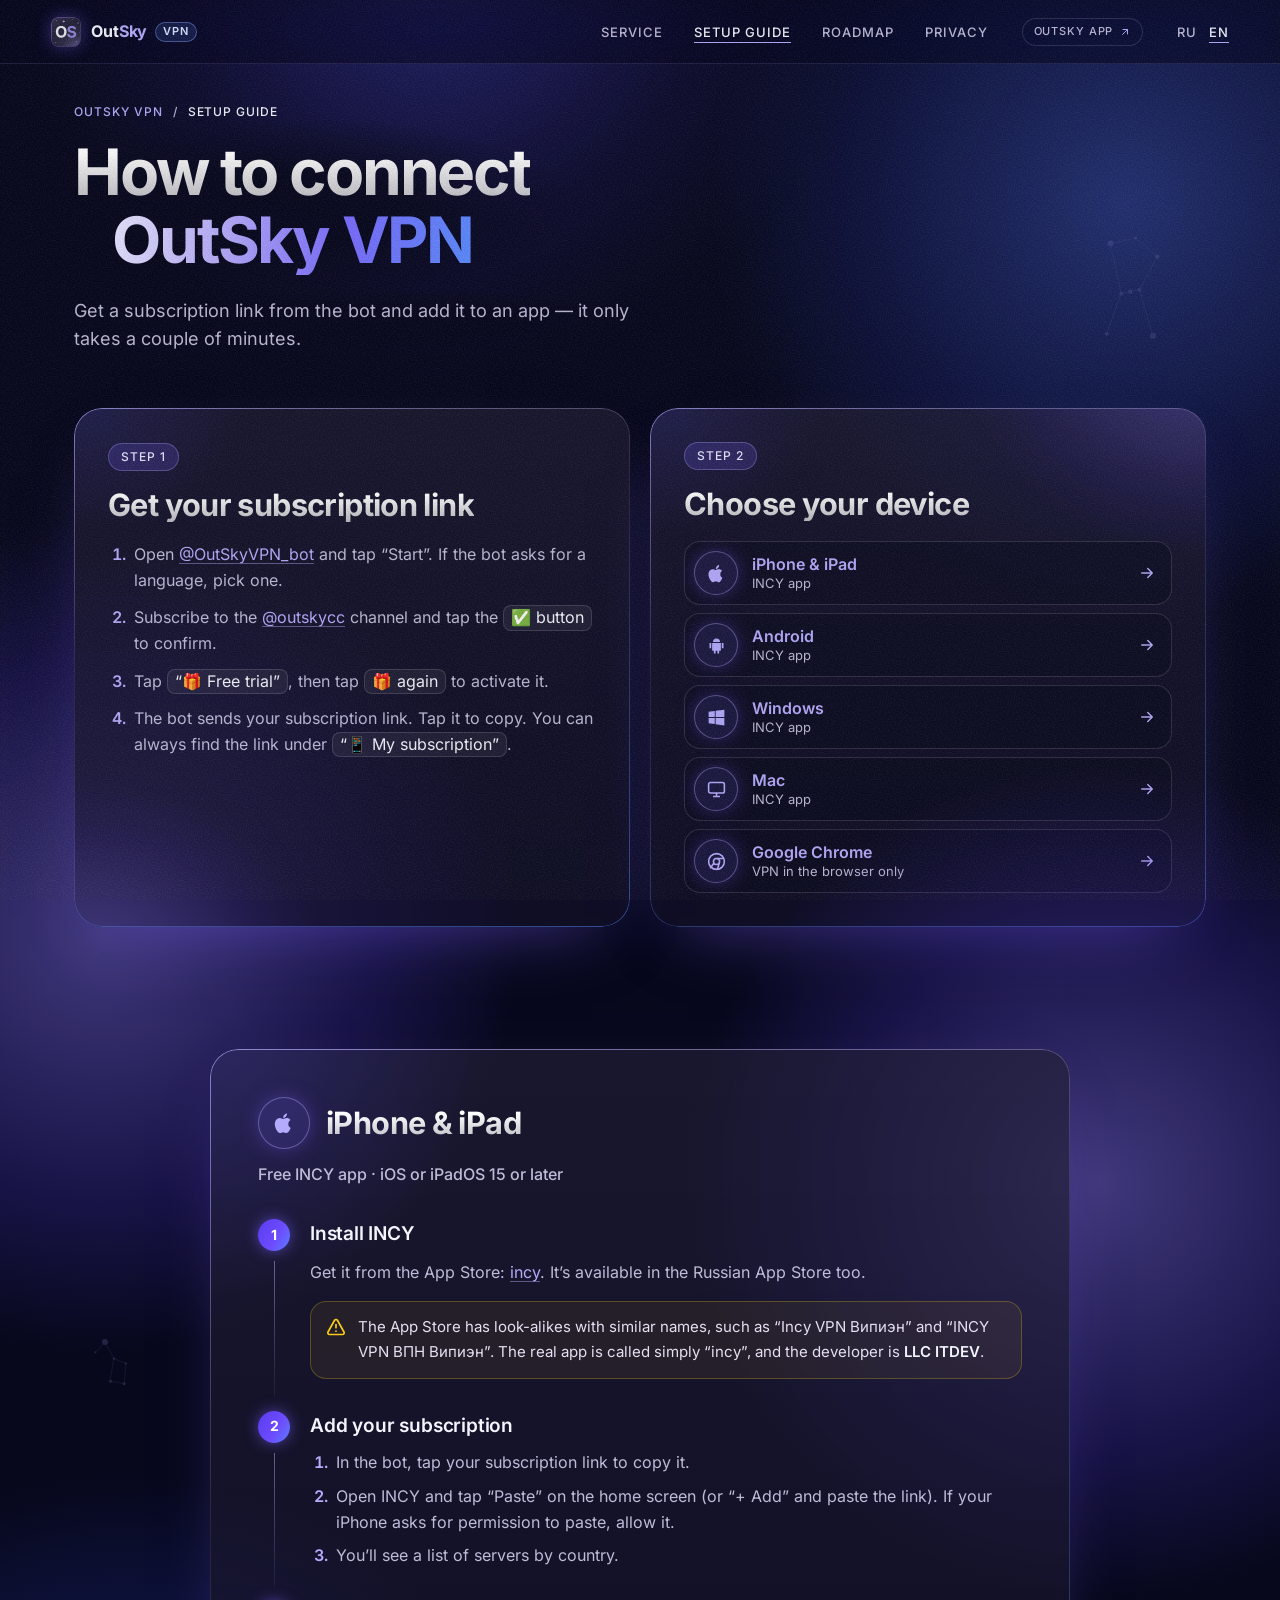
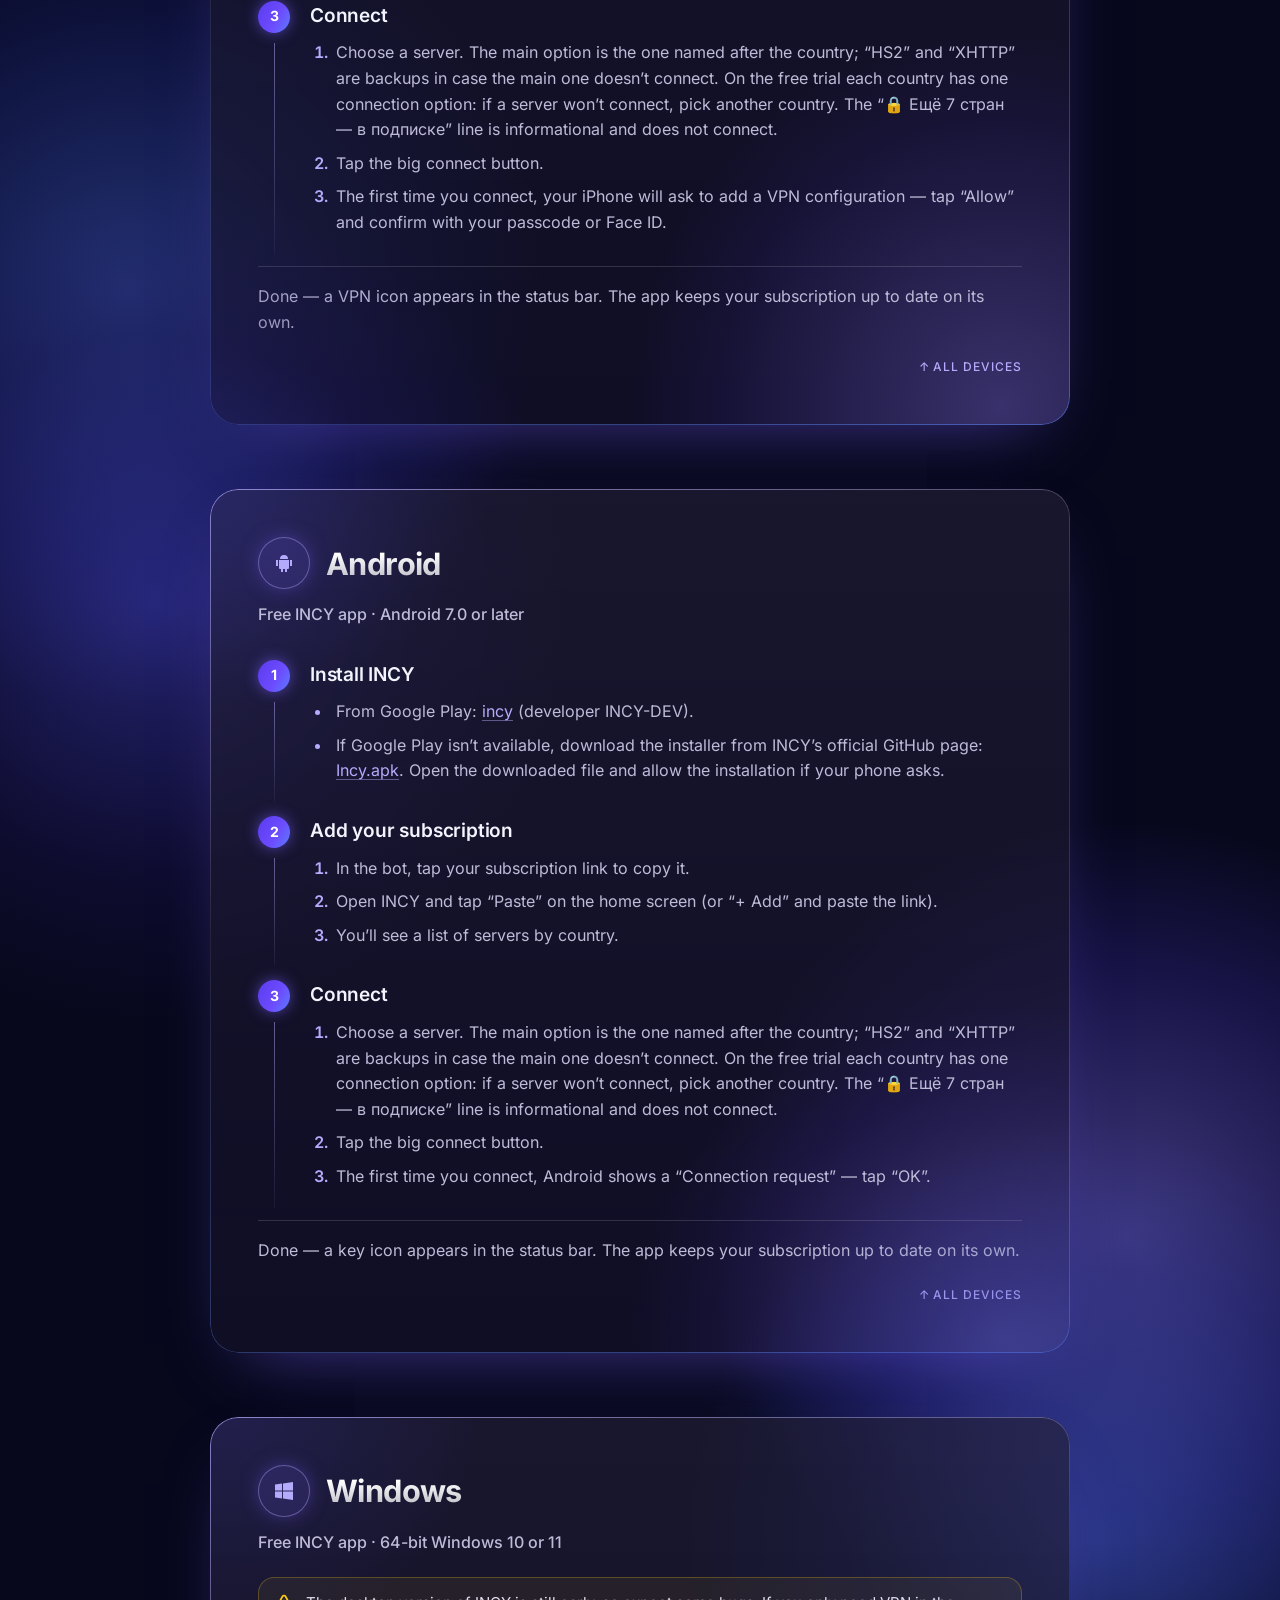
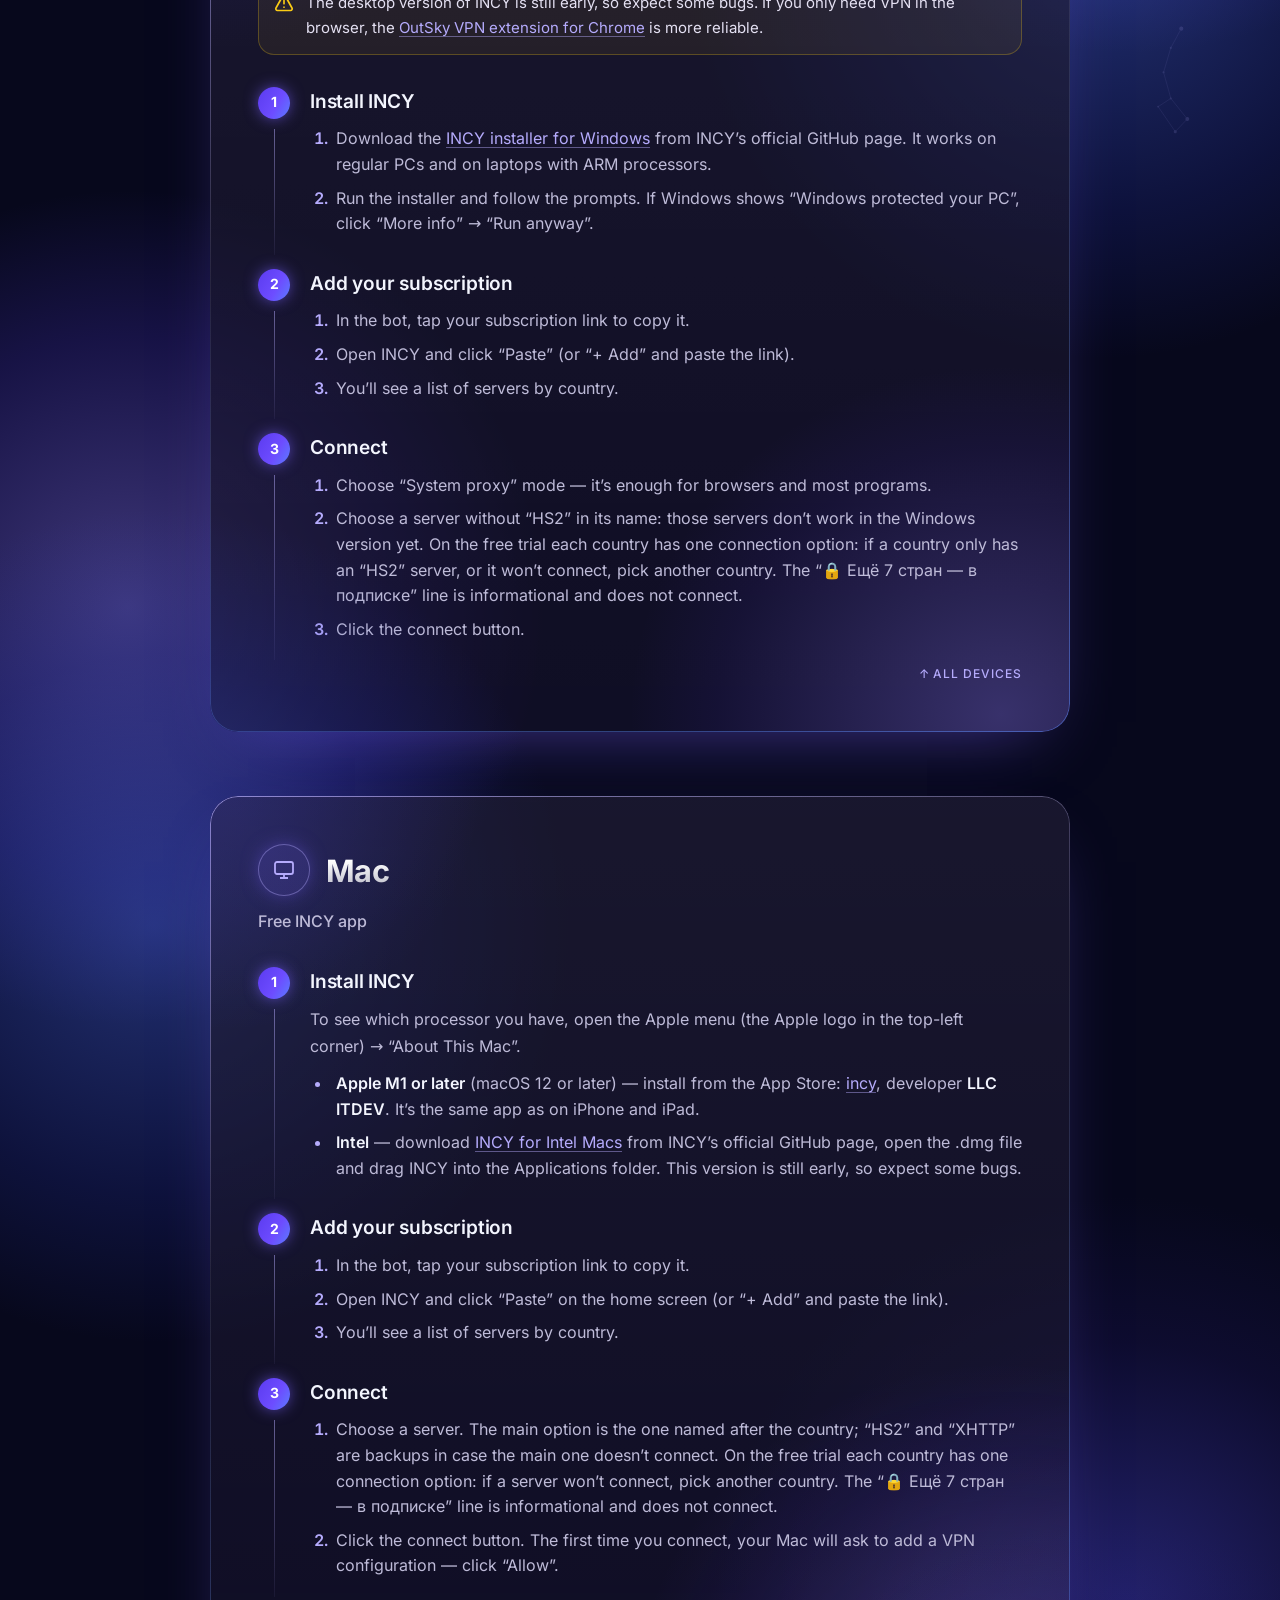
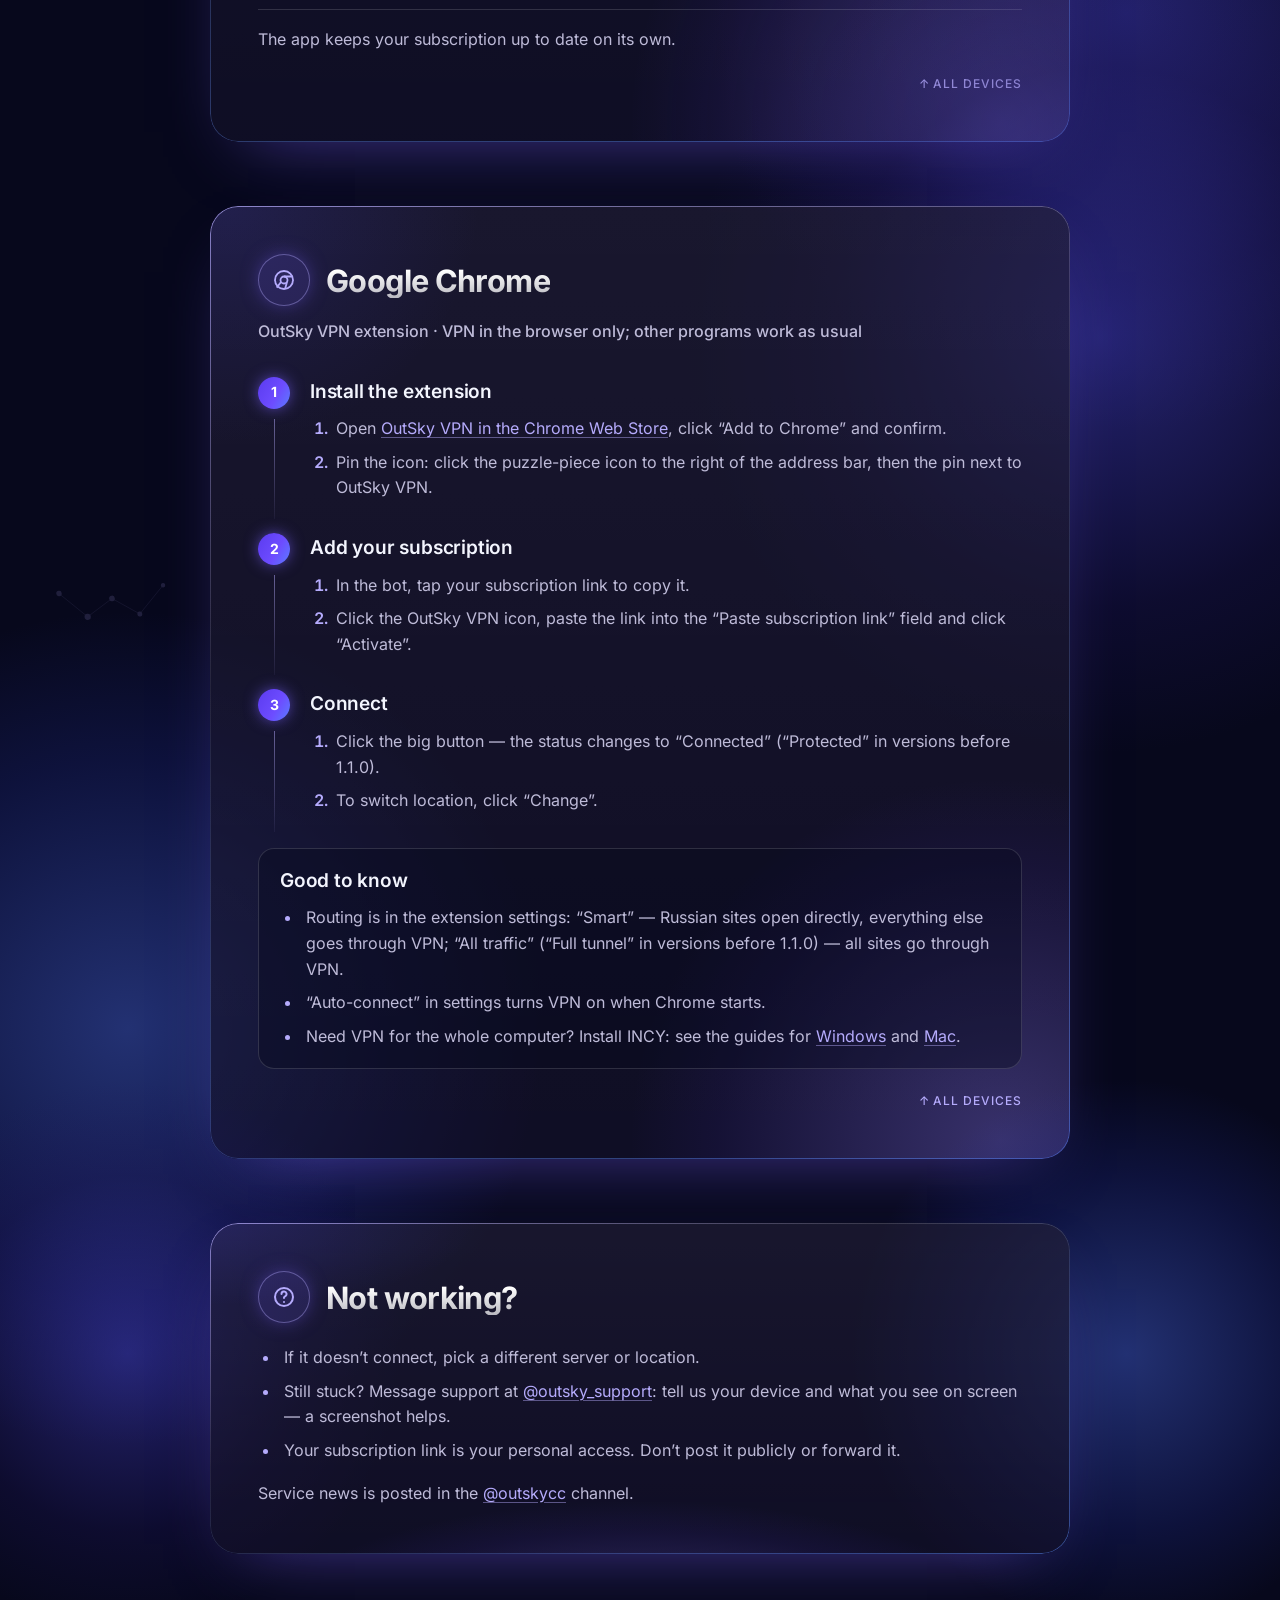
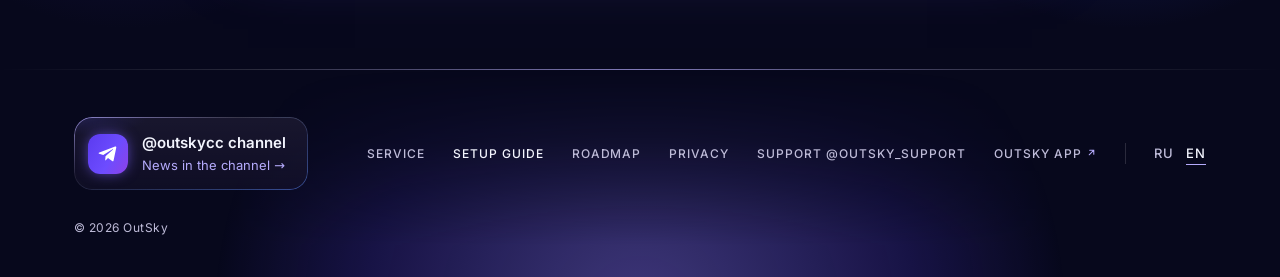
<file: en/guide/index.html>
<!DOCTYPE html>
<html lang="en">
<head>
<meta charset="UTF-8">
<meta name="viewport" content="width=device-width, initial-scale=1">
<title>How to connect OutSky VPN</title>
<meta name="description" content="Step by step: get your OutSky VPN subscription link from the Telegram bot and connect on iPhone, Android, Windows, Mac or in Chrome.">
<meta http-equiv="Content-Security-Policy" content="default-src 'self'; img-src 'self' data:; style-src 'self' 'unsafe-inline'; script-src 'self'; font-src 'self'; connect-src 'self'; base-uri 'self'; form-action 'none'">
<meta name="referrer" content="strict-origin-when-cross-origin">
<meta name="theme-color" content="#07081c">
<link rel="canonical" href="https://outsky.cc/en/guide/">
<link rel="alternate" hreflang="ru" href="https://outsky.cc/guide/">
<link rel="alternate" hreflang="en" href="https://outsky.cc/en/guide/">
<link rel="alternate" hreflang="x-default" href="https://outsky.cc/en/guide/">
<link rel="icon" href="/assets/img/favicon.svg" type="image/svg+xml">
<link rel="icon" href="/icon.png" type="image/png">
<link rel="apple-touch-icon" href="/icon.png">
<meta property="og:type" content="article">
<meta property="og:site_name" content="OutSky">
<meta property="og:title" content="How to connect OutSky VPN">
<meta property="og:description" content="Get your subscription link from the Telegram bot and connect on iPhone, Android, Windows, Mac or in Chrome — step by step.">
<meta property="og:url" content="https://outsky.cc/en/guide/">
<meta property="og:image" content="https://outsky.cc/assets/img/og/og-en.jpg">
<meta property="og:image:type" content="image/jpeg">
<meta property="og:image:width" content="1200">
<meta property="og:image:height" content="630">
<meta property="og:image:alt" content="OutSky VPN — A week to try it out: 7 days, 15 GB of traffic, up to 2 devices">
<meta property="og:locale" content="en_US">
<meta property="og:locale:alternate" content="ru_RU">
<meta name="twitter:card" content="summary_large_image">
<!-- EN: кириллицу не предзагружаем -->
<link rel="preload" href="/assets/fonts/inter-latin.woff2" as="font" type="font/woff2" crossorigin>
<link rel="stylesheet" href="/assets/css/fonts.css">
<link rel="stylesheet" href="/assets/css/nebula.css">
<link rel="stylesheet" href="/assets/css/cc.css">
<script src="/assets/js/early.js"></script>
<script src="/assets/js/core.js" defer></script>
<script src="/assets/js/sky.js" defer></script>
<script src="/assets/js/cc.js" defer></script>
</head>
<body class="cc">
<a class="skip" href="#main">Skip to content</a>
<div class="cglow" aria-hidden="true"></div>
<div class="grain" aria-hidden="true"><i></i></div>
<!-- значки устройств -->
<svg class="cc-sprite" aria-hidden="true" focusable="false">
  <symbol id="i-apple" viewBox="0 0 24 24"><path fill="currentColor" d="M16.4 12.6c0-2.4 2-3.6 2.1-3.7-1.2-1.7-3-1.9-3.6-1.9-1.5-.2-3 .9-3.8.9-.8 0-2-.9-3.3-.9-1.7 0-3.2 1-4.1 2.5-1.8 3-.5 7.5 1.2 10 .8 1.2 1.8 2.6 3.1 2.5 1.2 0 1.7-.8 3.2-.8s1.9.8 3.2.8c1.3 0 2.2-1.2 3-2.4.9-1.4 1.3-2.7 1.3-2.8 0 0-2.4-.9-2.4-3.6zM14 5.4c.7-.8 1.1-1.9 1-3-1 0-2.1.7-2.8 1.5-.6.7-1.2 1.8-1 2.9 1.1.1 2.1-.6 2.8-1.4z"/></symbol>
  <symbol id="i-android" viewBox="0 0 24 24"><path fill="currentColor" d="M7 9h10v8a1 1 0 0 1-1 1h-1v3h-2v-3h-2v3H9v-3H8a1 1 0 0 1-1-1zM4 9h2v6H4zm14 0h2v6h-2zM8 8a4 4 0 0 1 8 0z"/></symbol>
  <symbol id="i-windows" viewBox="0 0 24 24"><path fill="currentColor" d="M3 5.5 10 4.5v7H3zM11 4.4 21 3v8.5H11zM3 12.5h7v7l-7-1zM11 12.5h10V21l-10-1.4z"/></symbol>
  <symbol id="i-mac" viewBox="0 0 24 24"><g fill="none" stroke="currentColor" stroke-width="1.8"><rect x="3" y="4" width="18" height="12" rx="2"/><path d="M8 20h8M12 16v4"/></g></symbol>
  <symbol id="i-chrome" viewBox="0 0 24 24"><g fill="none" stroke="currentColor" stroke-width="1.8"><circle cx="12" cy="12" r="9"/><circle cx="12" cy="12" r="3.5"/><path d="M12 8.5h8.5M9 14l-4.3 5.6M15 14l-1.8 6.6"/></g></symbol>
  <symbol id="i-help" viewBox="0 0 24 24"><g fill="none" stroke="currentColor" stroke-width="2" stroke-linecap="round"><circle cx="12" cy="12" r="9"/><path d="M9.5 9a2.5 2.5 0 1 1 3.5 2.3c-.7.3-1 .9-1 1.7M12 17h.01"/></g></symbol>
  <symbol id="i-warn" viewBox="0 0 24 24"><g fill="none" stroke="currentColor" stroke-width="2" stroke-linecap="round" stroke-linejoin="round"><path d="M10.3 3.9 2.4 18a2 2 0 0 0 1.7 3h15.8a2 2 0 0 0 1.7-3L13.7 3.9a2 2 0 0 0-3.4 0z"/><path d="M12 9v4M12 17h.01"/></g></symbol>
  <symbol id="i-arr" viewBox="0 0 24 24"><path fill="none" stroke="currentColor" stroke-width="2" stroke-linecap="round" stroke-linejoin="round" d="M5 12h14M13 6l6 6-6 6"/></symbol>
</svg>

<header class="hd" id="hd">
  <span class="hd-frost" aria-hidden="true"></span>
  <a class="logo" href="/en/" aria-label="OutSky VPN — home"><img class="mark" src="/assets/img/favicon.svg" alt="" width="30" height="30"><span class="word">Out<b>Sky</b><i class="cc-vpn">VPN</i></span></a>
  <nav class="hd-nav" aria-label="Main menu">
    <a href="/en/">Service</a><a href="/en/guide/" aria-current="page">Setup guide</a><a href="/en/roadmap/">Roadmap</a><a href="/privacy.html#en">Privacy</a>
  </nav>
  <a class="cc-app" href="https://outsky.app/en/">OutSky app<svg viewBox="0 0 24 24" fill="none" stroke="currentColor" stroke-width="2" stroke-linecap="round" stroke-linejoin="round" aria-hidden="true"><path d="M7 17 17 7M8 7h9v9"/></svg></a>
  <div class="lang" role="group" aria-label="Language"><a href="/guide/" hreflang="ru" lang="ru">RU</a><a class="on" href="/en/guide/" hreflang="en" aria-current="true">EN</a></div>
  <button class="menu-btn" type="button" popovertarget="menu"><span>Menu</span><i aria-hidden="true"></i></button>
  <a class="menu-btn menu-fb" href="#links"><span>Menu</span><i aria-hidden="true"></i></a>
</header>
<nav class="menu" id="menu" popover aria-label="Menu">
  <div class="neb" aria-hidden="true"><i class="tr el"></i><i class="bl ind"></i></div>
  <ol class="menu-list">
    <li><a href="/en/"><span class="ix" aria-hidden="true">(01)</span>Service</a></li>
    <li><a href="/en/guide/" aria-current="page"><span class="ix" aria-hidden="true">(02)</span>Setup guide</a></li>
    <li><a href="/en/roadmap/"><span class="ix" aria-hidden="true">(03)</span>Roadmap</a></li>
    <li><a href="/privacy.html#en"><span class="ix" aria-hidden="true">(04)</span>Privacy</a></li>
    <li><a href="https://outsky.app/en/"><span class="ix" aria-hidden="true">(05)</span>OutSky app<svg class="cc-ext" viewBox="0 0 24 24" fill="none" stroke="currentColor" stroke-width="2" stroke-linecap="round" stroke-linejoin="round" aria-hidden="true"><path d="M7 17 17 7M8 7h9v9"/></svg></a></li>
  </ol>
  <div class="lang" role="group" aria-label="Language"><a href="/guide/" hreflang="ru" lang="ru">RU</a><a class="on" href="/en/guide/" hreflang="en" aria-current="true">EN</a></div>
</nav>

<main id="main">
<!-- выбор устройства: без JS и без :has() видны все инструкции подряд; по якорю (#iphone…#chrome) — только выбранная (CSS :target),
     «Все устройства» (#devices) снова показывает все. cc.js лишь ставит aria-current на плитку и метку «Ваша система» -->
<article class="gd">
  <!-- ===== первый экран: крошки, заголовок, шаг 1 и шаг 2 рядом ===== -->
  <section class="sec-top gd-top" data-live aria-labelledby="g-h">
    <div class="neb" aria-hidden="true"><i class="tr el"></i><i class="bl"></i><i class="tl ind"></i></div>
    <svg class="cst gd-c-orion" viewBox="-4 -6 70 102" aria-hidden="true"><use href="/assets/img/constellations.svg#orion"/></svg>
    <div class="wrap">
      <nav class="gd-crumbs" aria-label="You are here"><a href="/en/">OutSky VPN</a><span aria-hidden="true">/</span><span aria-current="page">Setup guide</span></nav>
      <div class="hole gd-hd">
        <h1 class="h1" id="g-h"><span class="ln" style="--i:0">How to connect</span> <span class="ln l2 acc" style="--i:1">OutSky VPN</span></h1>
      </div>
      <p class="lead hole gd-lead">Get a subscription link from the bot and add it to an app — it only takes a couple of minutes.</p>

      <div class="gd-two">
        <div class="pane gd-card" style="--gx:10%; --gy:100%">
          <span class="gd-k">Step 1</span>
          <h2>Get your subscription link</h2>
          <ol class="gd-ol">
            <li>Open <a href="https://t.me/OutSkyVPN_bot">@OutSkyVPN_bot</a> and tap “Start”. If the bot asks for a language, pick one.</li>
            <li>Subscribe to the <a href="https://t.me/outskycc">@outskycc</a> channel and tap the <span class="nb">✅ button</span> to confirm.</li>
            <li>Tap <span class="nb">“🎁 Free trial”</span>, then tap <span class="nb">🎁 again</span> to activate it.</li>
            <li>The bot sends your subscription link. Tap it to copy. You can always find the link under <span class="nb">“📱 My subscription”</span>.</li>
          </ol>
        </div>

        <div class="pane gd-card" id="devices" style="--gx:92%; --gy:0%">
          <div class="gd-k-row"><span class="gd-k">Step 2</span><a class="gd-all" href="#devices">All devices</a></div>
          <h2>Choose your device</h2>
          <ul class="gd-sw">
            <li><a href="#iphone" data-os="ios"><span class="gd-gi"><svg aria-hidden="true"><use href="#i-apple"/></svg></span><span class="gd-tx"><span class="nm">iPhone &amp; iPad</span><span class="ds">INCY app</span></span><svg class="gd-ar" aria-hidden="true"><use href="#i-arr"/></svg></a></li>
            <li><a href="#android" data-os="android"><span class="gd-gi"><svg aria-hidden="true"><use href="#i-android"/></svg></span><span class="gd-tx"><span class="nm">Android</span><span class="ds">INCY app</span></span><svg class="gd-ar" aria-hidden="true"><use href="#i-arr"/></svg></a></li>
            <li><a href="#windows" data-os="windows"><span class="gd-gi"><svg aria-hidden="true"><use href="#i-windows"/></svg></span><span class="gd-tx"><span class="nm">Windows</span><span class="ds">INCY app</span></span><svg class="gd-ar" aria-hidden="true"><use href="#i-arr"/></svg></a></li>
            <li><a href="#mac" data-os="mac"><span class="gd-gi"><svg aria-hidden="true"><use href="#i-mac"/></svg></span><span class="gd-tx"><span class="nm">Mac</span><span class="ds">INCY app</span></span><svg class="gd-ar" aria-hidden="true"><use href="#i-arr"/></svg></a></li>
            <li><a href="#chrome" data-os="browser"><span class="gd-gi"><svg aria-hidden="true"><use href="#i-chrome"/></svg></span><span class="gd-tx"><span class="nm">Google Chrome</span><span class="ds">VPN in the browser only</span></span><svg class="gd-ar" aria-hidden="true"><use href="#i-arr"/></svg></a></li>
          </ul>
        </div>
      </div>
    </div>
  </section>

  <!-- ===== iPhone ===== -->
  <section class="sec gd-dev" id="iphone">
    <div class="neb" aria-hidden="true"><i class="tr"></i><i class="bl el"></i></div>
    <svg class="cst gd-c-lyra" viewBox="-6 -6 40 52" aria-hidden="true"><use href="/assets/img/constellations.svg#lyra"/></svg>
    <div class="wrap gd-col"><div class="pane gd-pane">
      <div class="gd-dh"><span class="gd-gi"><svg aria-hidden="true"><use href="#i-apple"/></svg></span><h2>iPhone &amp; iPad</h2></div>
      <p class="gd-app">Free INCY app · iOS or iPadOS 15 or later</p>
      <div class="gd-s"><h3><span class="n">1</span>Install INCY</h3>
        <p>Get it from the App Store: <a href="https://apps.apple.com/app/incy/id6756943388">incy</a>. It’s available in the Russian App Store too.</p>
        <div class="gd-note"><svg aria-hidden="true"><use href="#i-warn"/></svg><p>The App Store has look-alikes with similar names, such as “Incy VPN Випиэн” and “INCY VPN ВПН Випиэн”. The real app is called simply “incy”, and the developer is <b>LLC ITDEV</b>.</p></div>
      </div>
      <div class="gd-s"><h3><span class="n">2</span>Add your subscription</h3>
        <ol>
          <li>In the bot, tap your subscription link to copy it.</li>
          <li>Open INCY and tap “Paste” on the home screen (or “+ Add” and paste the link). If your iPhone asks for permission to paste, allow it.</li>
          <li>You’ll see a list of servers by country.</li>
        </ol>
      </div>
      <div class="gd-s"><h3><span class="n">3</span>Connect</h3>
        <ol>
          <li>Choose a server. The main option is the one named after the country; “HS2” and “XHTTP” are backups in case the main one doesn’t connect. On the free trial each country has one connection option: if a server won’t connect, pick another country. The “🔒 Ещё 7 стран — в подписке” line is informational and does not connect.</li>
          <li>Tap the big connect button.</li>
          <li>The first time you connect, your iPhone will ask to add a VPN configuration — tap “Allow” and confirm with your passcode or Face ID.</li>
        </ol>
      </div>
      <p class="gd-done">Done — a VPN icon appears in the status bar. The app keeps your subscription up to date on its own.</p>
      <p class="gd-up"><a href="#devices">↑ All devices</a></p>
    </div></div>
  </section>

  <!-- ===== Android ===== -->
  <section class="sec gd-dev" id="android">
    <div class="neb" aria-hidden="true"><i class="tl ind"></i><i class="br"></i></div>
    <div class="wrap gd-col"><div class="pane gd-pane">
      <div class="gd-dh"><span class="gd-gi"><svg aria-hidden="true"><use href="#i-android"/></svg></span><h2>Android</h2></div>
      <p class="gd-app">Free INCY app · Android 7.0 or later</p>
      <div class="gd-s"><h3><span class="n">1</span>Install INCY</h3>
        <ul>
          <li>From Google Play: <a href="https://play.google.com/store/apps/details?id=llc.itdev.incy">incy</a> (developer INCY-DEV).</li>
          <li>If Google Play isn’t available, download the installer from INCY’s official GitHub page: <a href="https://github.com/INCY-DEV/incy-platforms/releases/download/android-v3.7.0/Incy.apk">Incy.apk</a>. Open the downloaded file and allow the installation if your phone asks.</li>
        </ul>
      </div>
      <div class="gd-s"><h3><span class="n">2</span>Add your subscription</h3>
        <ol>
          <li>In the bot, tap your subscription link to copy it.</li>
          <li>Open INCY and tap “Paste” on the home screen (or “+ Add” and paste the link).</li>
          <li>You’ll see a list of servers by country.</li>
        </ol>
      </div>
      <div class="gd-s"><h3><span class="n">3</span>Connect</h3>
        <ol>
          <li>Choose a server. The main option is the one named after the country; “HS2” and “XHTTP” are backups in case the main one doesn’t connect. On the free trial each country has one connection option: if a server won’t connect, pick another country. The “🔒 Ещё 7 стран — в подписке” line is informational and does not connect.</li>
          <li>Tap the big connect button.</li>
          <li>The first time you connect, Android shows a “Connection request” — tap “OK”.</li>
        </ol>
      </div>
      <p class="gd-done">Done — a key icon appears in the status bar. The app keeps your subscription up to date on its own.</p>
      <p class="gd-up"><a href="#devices">↑ All devices</a></p>
    </div></div>
  </section>

  <!-- ===== Windows ===== -->
  <section class="sec gd-dev" id="windows">
    <div class="neb" aria-hidden="true"><i class="tr el"></i><i class="bl"></i></div>
    <svg class="cst gd-c-umi" viewBox="-4 -4 39 108" aria-hidden="true"><use href="/assets/img/constellations.svg#umi"/></svg>
    <div class="wrap gd-col"><div class="pane gd-pane">
      <div class="gd-dh"><span class="gd-gi"><svg aria-hidden="true"><use href="#i-windows"/></svg></span><h2>Windows</h2></div>
      <p class="gd-app">Free INCY app · 64-bit Windows 10 or 11</p>
      <div class="gd-note"><svg aria-hidden="true"><use href="#i-warn"/></svg><p>The desktop version of INCY is still early, so expect some bugs. If you only need VPN in the browser, the <a href="#chrome">OutSky VPN extension for Chrome</a> is more reliable.</p></div>
      <div class="gd-s"><h3><span class="n">1</span>Install INCY</h3>
        <ol>
          <li>Download the <a href="https://github.com/INCY-DEV/incy-platforms/releases/download/desktop-v3.8.8/incy-windows-setup.exe">INCY installer for Windows</a> from INCY’s official GitHub page. It works on regular PCs and on laptops with ARM processors.</li>
          <li>Run the installer and follow the prompts. If Windows shows “Windows protected your PC”, click “More info” → “Run anyway”.</li>
        </ol>
      </div>
      <div class="gd-s"><h3><span class="n">2</span>Add your subscription</h3>
        <ol>
          <li>In the bot, tap your subscription link to copy it.</li>
          <li>Open INCY and click “Paste” (or “+ Add” and paste the link).</li>
          <li>You’ll see a list of servers by country.</li>
        </ol>
      </div>
      <div class="gd-s"><h3><span class="n">3</span>Connect</h3>
        <ol>
          <li>Choose “System proxy” mode — it’s enough for browsers and most programs.</li>
          <li>Choose a server without “HS2” in its name: those servers don’t work in the Windows version yet. On the free trial each country has one connection option: if a country only has an “HS2” server, or it won’t connect, pick another country. The “🔒 Ещё 7 стран — в подписке” line is informational and does not connect.</li>
          <li>Click the connect button.</li>
        </ol>
      </div>
      <p class="gd-up"><a href="#devices">↑ All devices</a></p>
    </div></div>
  </section>

  <!-- ===== Mac ===== -->
  <section class="sec gd-dev" id="mac">
    <div class="neb" aria-hidden="true"><i class="tl el"></i><i class="br ind"></i></div>
    <div class="wrap gd-col"><div class="pane gd-pane">
      <div class="gd-dh"><span class="gd-gi"><svg aria-hidden="true"><use href="#i-mac"/></svg></span><h2>Mac</h2></div>
      <p class="gd-app">Free INCY app</p>
      <div class="gd-s"><h3><span class="n">1</span>Install INCY</h3>
        <p>To see which processor you have, open the Apple menu (the Apple logo in the top-left corner) → “About This Mac”.</p>
        <ul>
          <li><b>Apple M1 or later</b> (macOS 12 or later) — install from the App Store: <a href="https://apps.apple.com/app/incy/id6756943388">incy</a>, developer <b>LLC ITDEV</b>. It’s the same app as on iPhone and iPad.</li>
          <li><b>Intel</b> — download <a href="https://github.com/INCY-DEV/incy-platforms/releases/download/desktop-v3.8.8/incy-macos-intel.dmg">INCY for Intel Macs</a> from INCY’s official GitHub page, open the .dmg file and drag INCY into the Applications folder. This version is still early, so expect some bugs.</li>
        </ul>
      </div>
      <div class="gd-s"><h3><span class="n">2</span>Add your subscription</h3>
        <ol>
          <li>In the bot, tap your subscription link to copy it.</li>
          <li>Open INCY and click “Paste” on the home screen (or “+ Add” and paste the link).</li>
          <li>You’ll see a list of servers by country.</li>
        </ol>
      </div>
      <div class="gd-s"><h3><span class="n">3</span>Connect</h3>
        <ol>
          <li>Choose a server. The main option is the one named after the country; “HS2” and “XHTTP” are backups in case the main one doesn’t connect. On the free trial each country has one connection option: if a server won’t connect, pick another country. The “🔒 Ещё 7 стран — в подписке” line is informational and does not connect.</li>
          <li>Click the connect button. The first time you connect, your Mac will ask to add a VPN configuration — click “Allow”.</li>
        </ol>
      </div>
      <p class="gd-done">The app keeps your subscription up to date on its own.</p>
      <p class="gd-up"><a href="#devices">↑ All devices</a></p>
    </div></div>
  </section>

  <!-- ===== Chrome ===== -->
  <section class="sec gd-dev" id="chrome">
    <div class="neb" aria-hidden="true"><i class="tr ind"></i><i class="bl el"></i></div>
    <svg class="cst gd-c-cass" viewBox="-6 2 92 40" aria-hidden="true"><use href="/assets/img/constellations.svg#cass"/></svg>
    <div class="wrap gd-col"><div class="pane gd-pane">
      <div class="gd-dh"><span class="gd-gi"><svg aria-hidden="true"><use href="#i-chrome"/></svg></span><h2>Google Chrome</h2></div>
      <p class="gd-app">OutSky VPN extension · VPN in the browser only; other programs work as usual</p>
      <div class="gd-s"><h3><span class="n">1</span>Install the extension</h3>
        <ol>
          <li>Open <a href="https://chromewebstore.google.com/detail/outsky-vpn/aacogocimaopagjjfhgmaefgbcmbjhci">OutSky VPN in the Chrome Web Store</a>, click “Add to Chrome” and confirm.</li>
          <li>Pin the icon: click the puzzle-piece icon to the right of the address bar, then the pin next to OutSky VPN.</li>
        </ol>
      </div>
      <div class="gd-s"><h3><span class="n">2</span>Add your subscription</h3>
        <ol>
          <li>In the bot, tap your subscription link to copy it.</li>
          <li>Click the OutSky VPN icon, paste the link into the “Paste subscription link” field and click “Activate”.</li>
        </ol>
      </div>
      <div class="gd-s"><h3><span class="n">3</span>Connect</h3>
        <ol>
          <li>Click the big button — the status changes to “Connected” (“Protected” in versions before 1.1.0).</li>
          <li>To switch location, click “Change”.</li>
        </ol>
      </div>
      <div class="gd-tip">
        <h3>Good to know</h3>
        <ul>
          <li>Routing is in the extension settings: “Smart” — Russian sites open directly, everything else goes through VPN; “All traffic” (“Full tunnel” in versions before 1.1.0) — all sites go through VPN.</li>
          <li>“Auto-connect” in settings turns VPN on when Chrome starts.</li>
          <li>Need VPN for the whole computer? Install INCY: see the guides for <a href="#windows">Windows</a> and <a href="#mac">Mac</a>.</li>
        </ul>
      </div>
      <p class="gd-up"><a href="#devices">↑ All devices</a></p>
    </div></div>
  </section>

  <!-- ===== не получается: видно всегда ===== -->
  <section class="sec gd-dev gd-help" id="help">
    <div class="neb" aria-hidden="true"><i class="bl ind"></i><i class="br el"></i></div>
    <div class="wrap gd-col"><div class="pane gd-pane" style="--gx:50%; --gy:110%">
      <div class="gd-dh"><span class="gd-gi"><svg aria-hidden="true"><use href="#i-help"/></svg></span><h2>Not working?</h2></div>
      <ul class="gd-hl">
        <li>If it doesn’t connect, pick a different server or location.</li>
        <li>Still stuck? Message support at <a href="https://t.me/outsky_support">@outsky_support</a>: tell us your device and what you see on screen — a screenshot helps.</li>
        <li>Your subscription link is your personal access. Don’t post it publicly or forward it.</li>
      </ul>
      <p class="gd-done">Service news is posted in the <a href="https://t.me/outskycc">@outskycc</a> channel.</p>
    </div></div>
  </section>
</article>
</main>

<footer class="ft" id="links">
  <div class="neb" aria-hidden="true"><i class="bc"></i></div>
  <div class="wrap ft-in">
    <a class="tg-card pane" href="https://t.me/outskycc"><span class="ic" aria-hidden="true"><svg viewBox="0 0 24 24" fill="currentColor"><path d="M21.9 4.6 18.7 19.7c-.2 1-.9 1.3-1.8.8l-4.9-3.6-2.4 2.3c-.3.3-.5.5-1 .5l.4-5 9-8.2c.4-.4-.1-.6-.6-.2L6.3 13.3l-4.8-1.5c-1-.3-1-1 .2-1.5l18.8-7.2c.9-.3 1.6.2 1.4 1.5z"/></svg></span><span><b>@outskycc channel</b><small>News in the channel →</small></span></a>
    <div class="ft-row">
      <nav class="ft-nav" aria-label="Links"><a href="/en/">Service</a><a href="/en/guide/" aria-current="page">Setup guide</a><a href="/en/roadmap/">Roadmap</a><a href="/privacy.html#en">Privacy</a><a href="https://t.me/outsky_support">Support @outsky_support</a><a href="https://outsky.app/en/">OutSky app<svg viewBox="0 0 24 24" fill="none" stroke="currentColor" stroke-width="2.2" stroke-linecap="round" stroke-linejoin="round" aria-hidden="true"><path d="M7 17 17 7M8 7h9v9"/></svg></a></nav>
      <div class="lang ft-lang" role="group" aria-label="Language"><a href="/guide/" hreflang="ru" lang="ru">RU</a><a class="on" href="/en/guide/" hreflang="en" aria-current="true">EN</a></div>
    </div>
    <div class="ft-c">© 2026 OutSky</div>
  </div>
</footer>
</body>
</html>
</file>
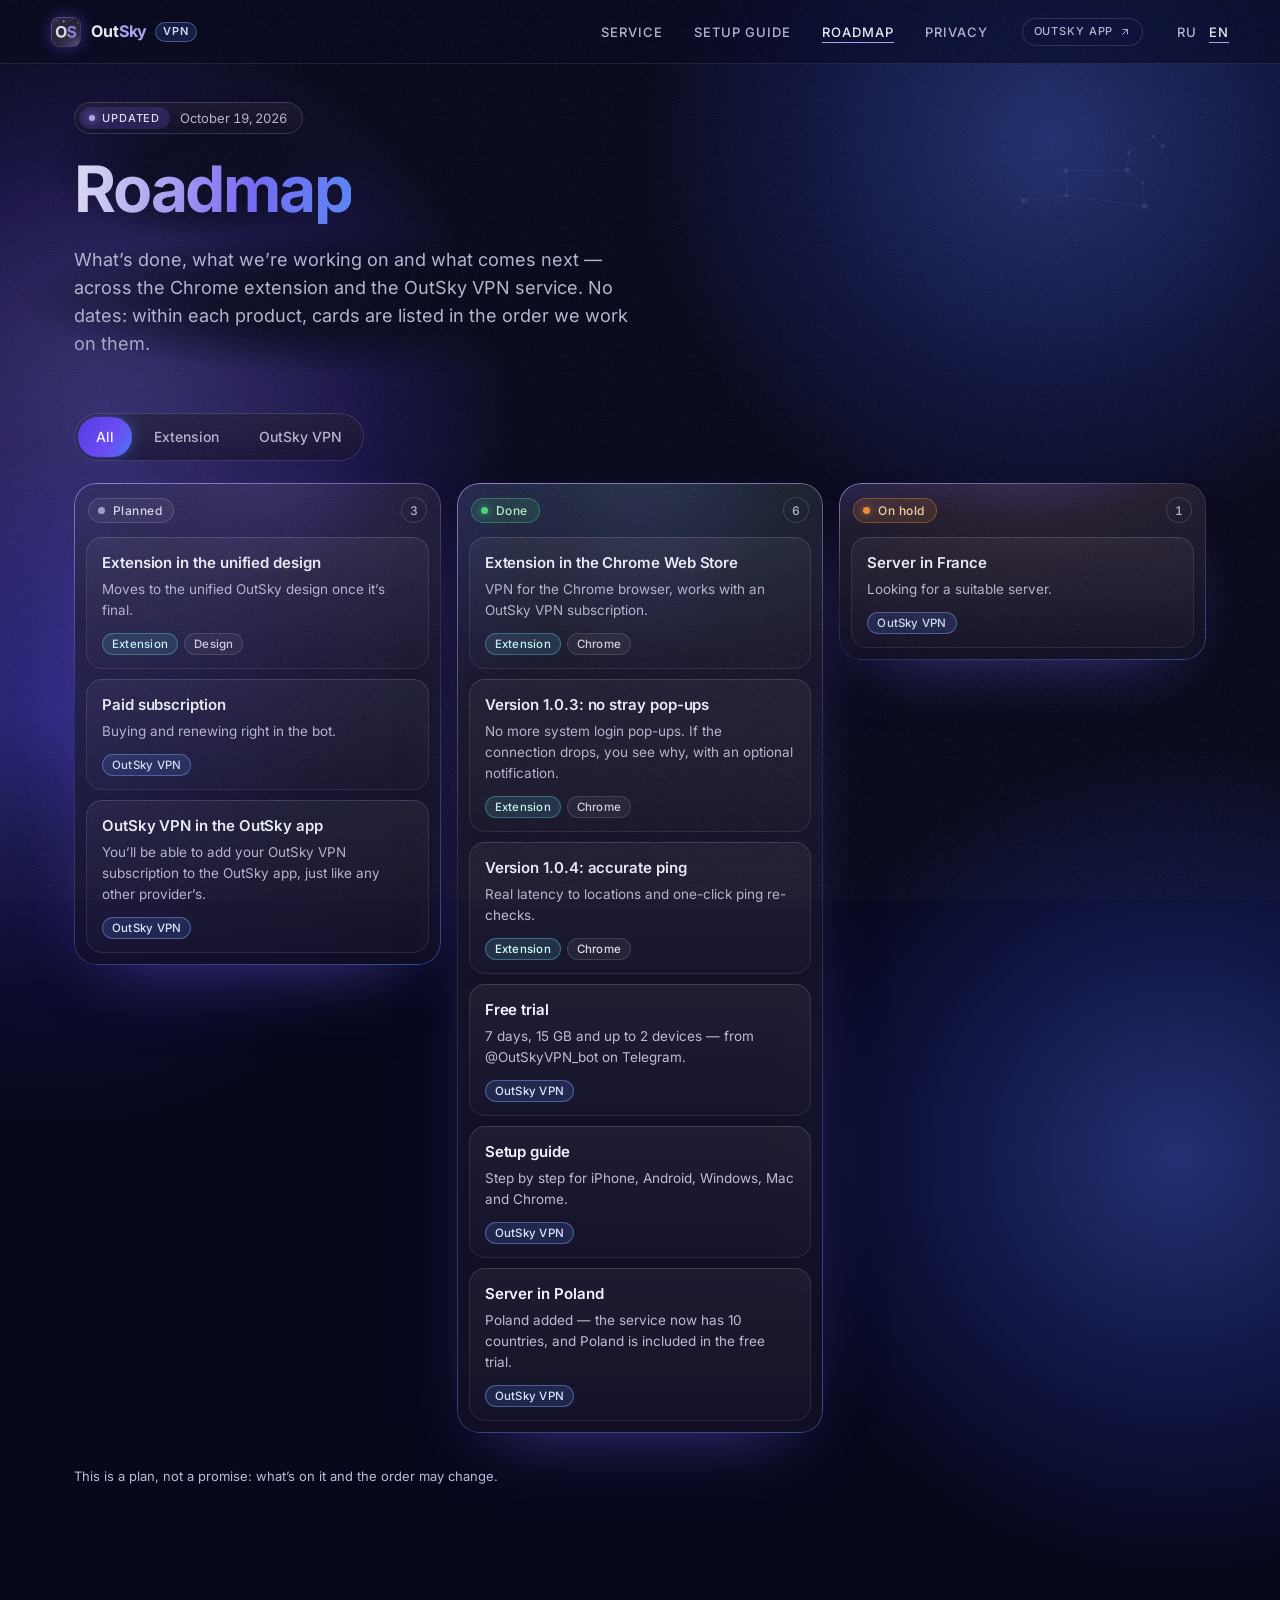
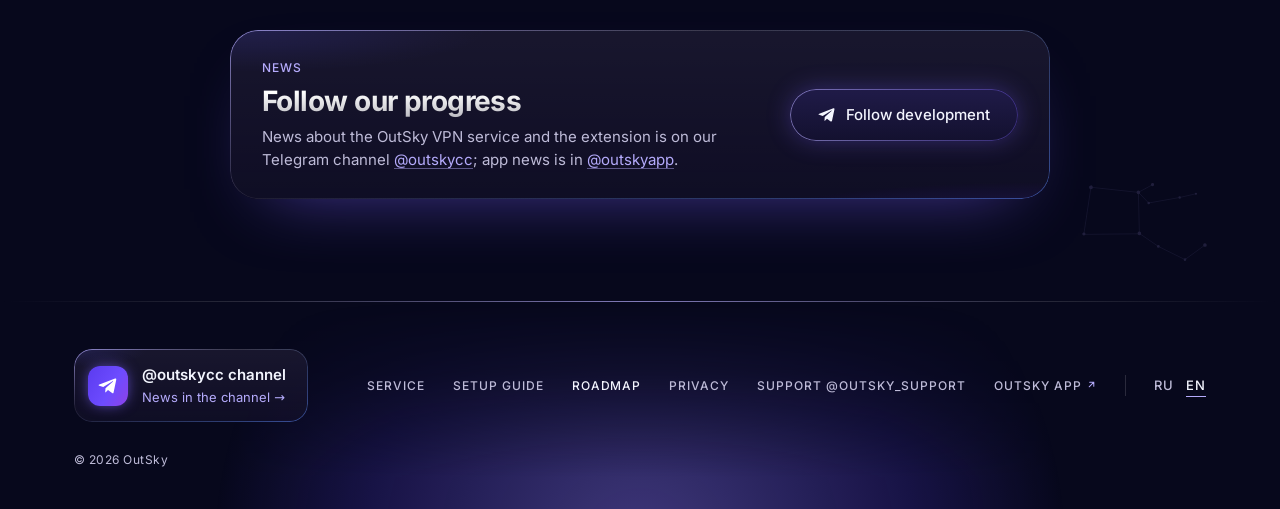
<file: en/roadmap/index.html>
<!DOCTYPE html>
<html lang="en">
<head>
<meta charset="UTF-8">
<meta name="viewport" content="width=device-width, initial-scale=1">
<title>OutSky roadmap — what’s done and what’s next</title>
<meta name="description" content="The public OutSky roadmap: what’s done, what we’re working on and what’s planned for the Chrome extension and the OutSky VPN service.">
<meta http-equiv="Content-Security-Policy" content="default-src 'self'; img-src 'self' data:; style-src 'self' 'unsafe-inline'; script-src 'self'; font-src 'self'; connect-src 'self'; base-uri 'self'; form-action 'none'">
<meta name="referrer" content="strict-origin-when-cross-origin">
<meta name="theme-color" content="#07081c">
<link rel="canonical" href="https://outsky.cc/en/roadmap/">
<link rel="alternate" hreflang="ru" href="https://outsky.cc/roadmap/">
<link rel="alternate" hreflang="en" href="https://outsky.cc/en/roadmap/">
<link rel="alternate" hreflang="x-default" href="https://outsky.cc/en/roadmap/">
<link rel="icon" href="/assets/img/favicon.svg" type="image/svg+xml">
<link rel="icon" href="/icon.png" type="image/png">
<link rel="apple-touch-icon" href="/icon.png">
<meta property="og:type" content="website">
<meta property="og:site_name" content="OutSky">
<meta property="og:title" content="OutSky roadmap">
<meta property="og:description" content="What’s done, what we’re working on and what comes next — for the Chrome extension and the OutSky VPN service.">
<meta property="og:url" content="https://outsky.cc/en/roadmap/">
<meta property="og:image" content="https://outsky.cc/assets/img/og/og-en.jpg">
<meta property="og:image:type" content="image/jpeg">
<meta property="og:image:width" content="1200">
<meta property="og:image:height" content="630">
<meta property="og:image:alt" content="OutSky VPN — A week to try it out: 7 days, 15 GB of traffic, up to 2 devices">
<meta property="og:locale" content="en_US">
<meta property="og:locale:alternate" content="ru_RU">
<meta name="twitter:card" content="summary_large_image">
<!-- EN: кириллицу не предзагружаем -->
<link rel="preload" href="/assets/fonts/inter-latin.woff2" as="font" type="font/woff2" crossorigin>
<link rel="stylesheet" href="/assets/css/fonts.css">
<link rel="stylesheet" href="/assets/css/nebula.css">
<link rel="stylesheet" href="/assets/css/cc.css">
<script src="/assets/js/early.js"></script>
<script src="/assets/js/core.js" defer></script>
<script src="/assets/js/sky.js" defer></script>
<script src="/assets/js/cc.js" defer></script>
<script src="/assets/js/roadmap.js" defer></script>
</head>
<body class="cc">
<a class="skip" href="#main">Skip to content</a>
<div class="cglow" aria-hidden="true"></div>
<div class="grain" aria-hidden="true"><i></i></div>

<header class="hd" id="hd">
  <span class="hd-frost" aria-hidden="true"></span>
  <a class="logo" href="/en/" aria-label="OutSky VPN — home"><img class="mark" src="/assets/img/favicon.svg" alt="" width="30" height="30"><span class="word">Out<b>Sky</b><i class="cc-vpn">VPN</i></span></a>
  <nav class="hd-nav" aria-label="Main menu">
    <a href="/en/">Service</a><a href="/en/guide/">Setup guide</a><a href="/en/roadmap/" aria-current="page">Roadmap</a><a href="/privacy.html#en">Privacy</a>
  </nav>
  <a class="cc-app" href="https://outsky.app/en/">OutSky app<svg viewBox="0 0 24 24" fill="none" stroke="currentColor" stroke-width="2" stroke-linecap="round" stroke-linejoin="round" aria-hidden="true"><path d="M7 17 17 7M8 7h9v9"/></svg></a>
  <div class="lang" role="group" aria-label="Language"><a href="/roadmap/" hreflang="ru" lang="ru">RU</a><a class="on" href="/en/roadmap/" hreflang="en" aria-current="true">EN</a></div>
  <button class="menu-btn" type="button" popovertarget="menu"><span>Menu</span><i aria-hidden="true"></i></button>
  <a class="menu-btn menu-fb" href="#links"><span>Menu</span><i aria-hidden="true"></i></a>
</header>
<nav class="menu" id="menu" popover aria-label="Menu">
  <div class="neb" aria-hidden="true"><i class="tr el"></i><i class="bl ind"></i></div>
  <ol class="menu-list">
    <li><a href="/en/"><span class="ix" aria-hidden="true">(01)</span>Service</a></li>
    <li><a href="/en/guide/"><span class="ix" aria-hidden="true">(02)</span>Setup guide</a></li>
    <li><a href="/en/roadmap/" aria-current="page"><span class="ix" aria-hidden="true">(03)</span>Roadmap</a></li>
    <li><a href="/privacy.html#en"><span class="ix" aria-hidden="true">(04)</span>Privacy</a></li>
    <li><a href="https://outsky.app/en/"><span class="ix" aria-hidden="true">(05)</span>OutSky app<svg class="cc-ext" viewBox="0 0 24 24" fill="none" stroke="currentColor" stroke-width="2" stroke-linecap="round" stroke-linejoin="round" aria-hidden="true"><path d="M7 17 17 7M8 7h9v9"/></svg></a></li>
  </ol>
  <div class="lang" role="group" aria-label="Language"><a href="/roadmap/" hreflang="ru" lang="ru">RU</a><a class="on" href="/en/roadmap/" hreflang="en" aria-current="true">EN</a></div>
</nav>

<main id="main">
<!-- ===== первый экран: метка «Обновлено» (дату ставит roadmap.js), h1, вводный абзац ===== -->
<section class="sec-top rm-top" data-live aria-labelledby="rm-h">
  <div class="neb" aria-hidden="true"><i class="tr el"></i><i class="bl"></i></div>
  <svg class="cst rm-c-leo" viewBox="-4 -4 118 61" aria-hidden="true"><use href="/assets/img/constellations.svg#leo"/></svg>
  <div class="wrap">
    <div class="hole rm-head">
      <p class="tag rm-upd" id="rm-updated" hidden><span class="dot">Updated</span><time></time></p>
      <h1 class="h1" id="rm-h"><span class="ln acc" style="--i:0">Roadmap</span></h1>
    </div>
    <p class="lead hole rm-lead">What’s done, what we’re working on and what comes next — across the Chrome extension and the OutSky VPN service. No dates: within each product, cards are listed in the order we work on them.</p>
  </div>
</section>

<!-- ===== доска: колонки по статусам (roadmap.js из /assets/data/roadmap.json). На этом сайте — расширение и OutSky VPN;
     старые ссылки на вкладку приложения (#app) уводят на роадмап outsky.app ===== -->
<section class="sec rm-sec" id="rm" data-live aria-label="Roadmap board" data-products="extension vpn" data-elsewhere="app" data-away="https://outsky.app/en/roadmap/">
  <div class="neb" aria-hidden="true"><i class="tl ind"></i><i class="br el"></i></div>
  <svg class="cst rm-c-umi" viewBox="-4 -4 39 108" aria-hidden="true"><use href="/assets/img/constellations.svg#umi"/></svg>
  <div class="wrap">
    <div class="rm-tabs" id="rm-tabs" role="tablist" aria-label="Product" hidden></div>
    <p class="rm-loading" id="rm-loading" role="status">Loading the board…</p>
    <div class="rm-msg pane" id="rm-error" role="alert" hidden>
      <p><b>We couldn’t load the roadmap.</b> Please try reloading the page a little later. Development news is on our Telegram channel <a href="https://t.me/outskycc">@outskycc</a>.</p>
    </div>
    <noscript>
      <div class="rm-msg pane"><p><b>The roadmap board needs JavaScript.</b> Turn it on in your browser to see it. Development news is on our Telegram channel <a href="https://t.me/outskycc">@outskycc</a>.</p></div>
    </noscript>
    <div class="rm-board" id="rm-board" hidden></div>
    <p class="rm-note" id="rm-note" hidden>This is a plan, not a promise: what’s on it and the order may change.</p>
  </div>
</section>

<!-- ===== финал: стеклянная карточка новостей ===== -->
<section class="fin rm-fin" data-live aria-labelledby="rm-fh">
  <div class="neb" aria-hidden="true"><i class="bl ind"></i><i class="bc el"></i><i class="br"></i></div>
  <svg class="cst c-cass2" viewBox="-6 2 92 40" aria-hidden="true"><use href="/assets/img/constellations.svg#cass"/></svg>
  <svg class="cst c-peg" viewBox="-4 -4 128 87" aria-hidden="true"><use href="/assets/img/constellations.svg#peg"/></svg>
  <div class="wrap">
    <div class="pane rm-fcard rv">
      <div class="rm-ftx">
        <p class="micro">News</p>
        <h2 class="rm-fh" id="rm-fh">Follow our progress</h2>
        <p>News about the OutSky VPN service and the extension is on our Telegram channel <a href="https://t.me/outskycc">@outskycc</a>; app news is in <a href="https://t.me/outskyapp">@outskyapp</a>.</p>
      </div>
      <a class="pill pill-main" href="https://t.me/outskycc"><span class="comet" aria-hidden="true"><i></i></span><svg viewBox="0 0 24 24" fill="currentColor" aria-hidden="true"><path d="M21.9 4.6 18.7 19.7c-.2 1-.9 1.3-1.8.8l-4.9-3.6-2.4 2.3c-.3.3-.5.5-1 .5l.4-5 9-8.2c.4-.4-.1-.6-.6-.2L6.3 13.3l-4.8-1.5c-1-.3-1-1 .2-1.5l18.8-7.2c.9-.3 1.6.2 1.4 1.5z"/></svg><span>Follow development</span></a>
    </div>
  </div>
</section>
</main>

<footer class="ft" id="links">
  <div class="neb" aria-hidden="true"><i class="bc"></i></div>
  <div class="wrap ft-in">
    <a class="tg-card pane" href="https://t.me/outskycc"><span class="ic" aria-hidden="true"><svg viewBox="0 0 24 24" fill="currentColor"><path d="M21.9 4.6 18.7 19.7c-.2 1-.9 1.3-1.8.8l-4.9-3.6-2.4 2.3c-.3.3-.5.5-1 .5l.4-5 9-8.2c.4-.4-.1-.6-.6-.2L6.3 13.3l-4.8-1.5c-1-.3-1-1 .2-1.5l18.8-7.2c.9-.3 1.6.2 1.4 1.5z"/></svg></span><span><b>@outskycc channel</b><small>News in the channel →</small></span></a>
    <div class="ft-row">
      <nav class="ft-nav" aria-label="Links"><a href="/en/">Service</a><a href="/en/guide/">Setup guide</a><a href="/en/roadmap/" aria-current="page">Roadmap</a><a href="/privacy.html#en">Privacy</a><a href="https://t.me/outsky_support">Support @outsky_support</a><a href="https://outsky.app/en/">OutSky app<svg viewBox="0 0 24 24" fill="none" stroke="currentColor" stroke-width="2.2" stroke-linecap="round" stroke-linejoin="round" aria-hidden="true"><path d="M7 17 17 7M8 7h9v9"/></svg></a></nav>
      <div class="lang ft-lang" role="group" aria-label="Language"><a href="/roadmap/" hreflang="ru" lang="ru">RU</a><a class="on" href="/en/roadmap/" hreflang="en" aria-current="true">EN</a></div>
    </div>
    <div class="ft-c">© 2026 OutSky</div>
  </div>
</footer>
</body>
</html>
</file>
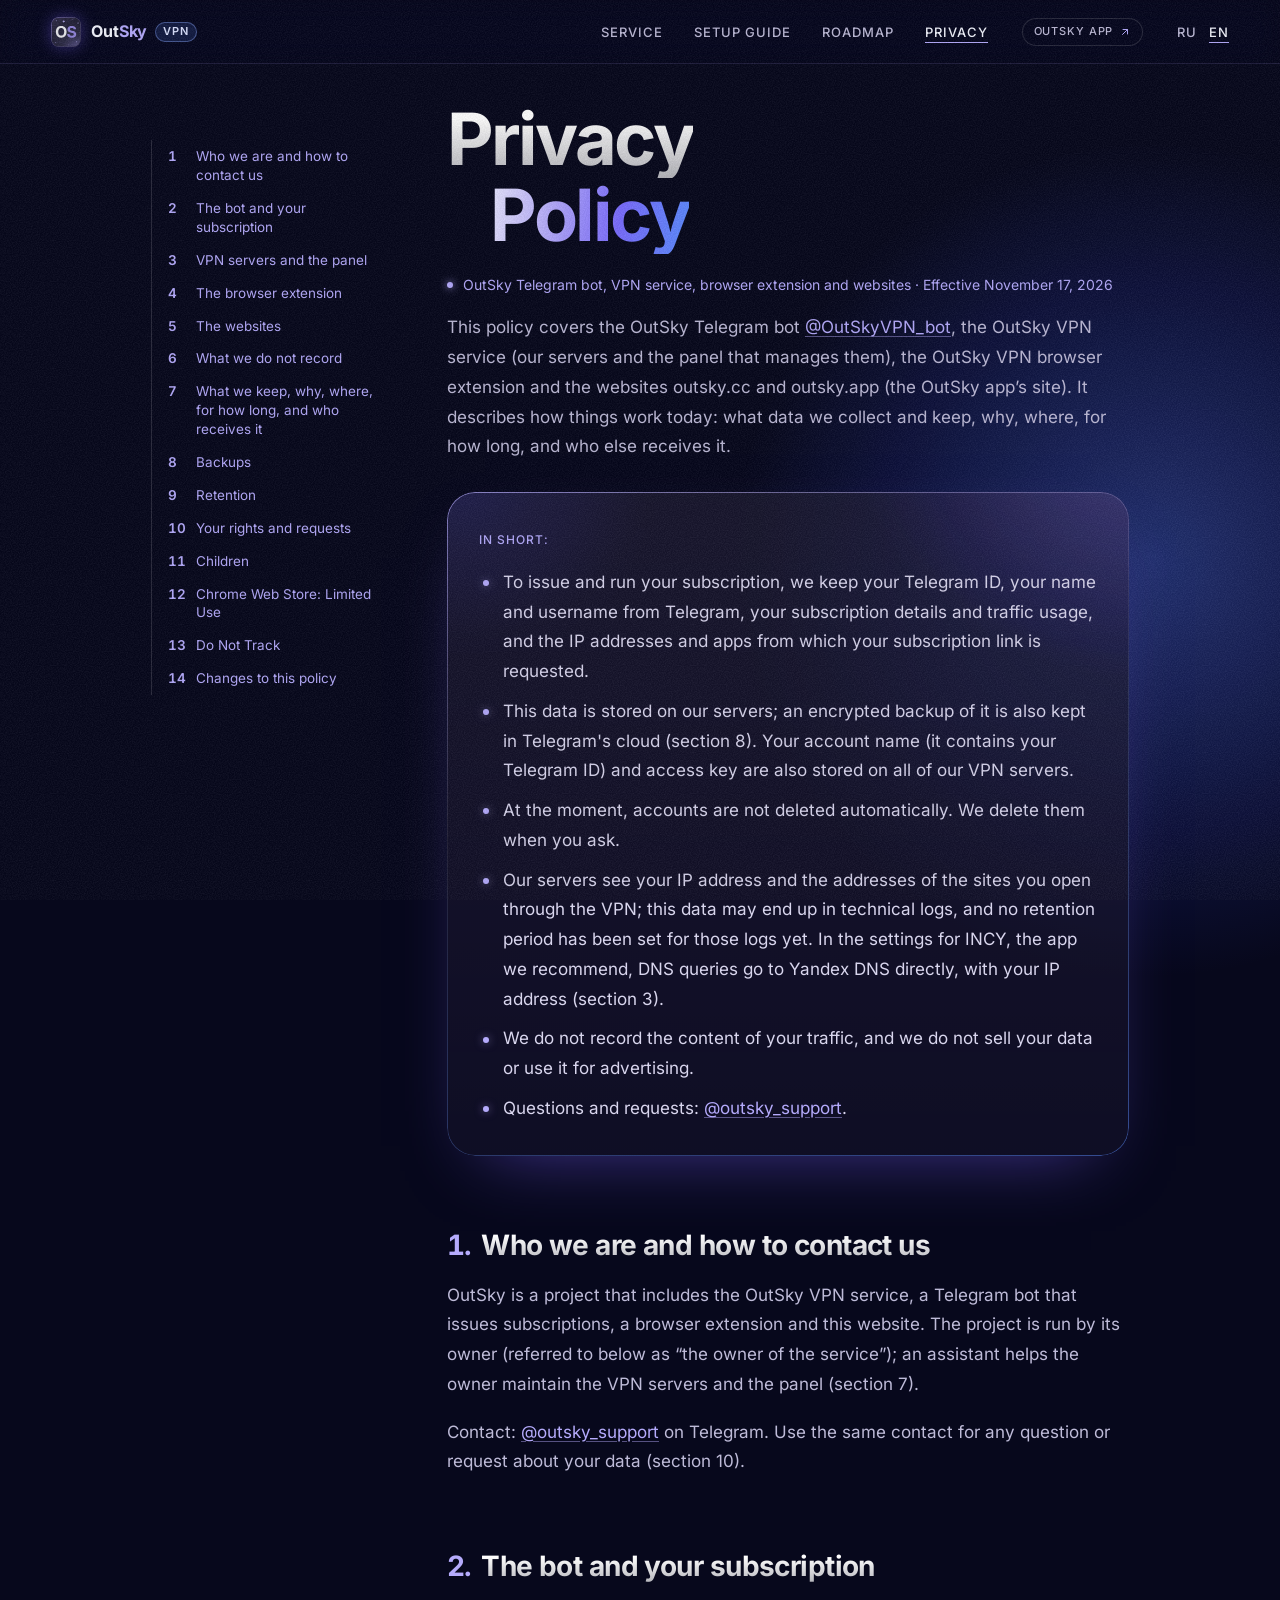
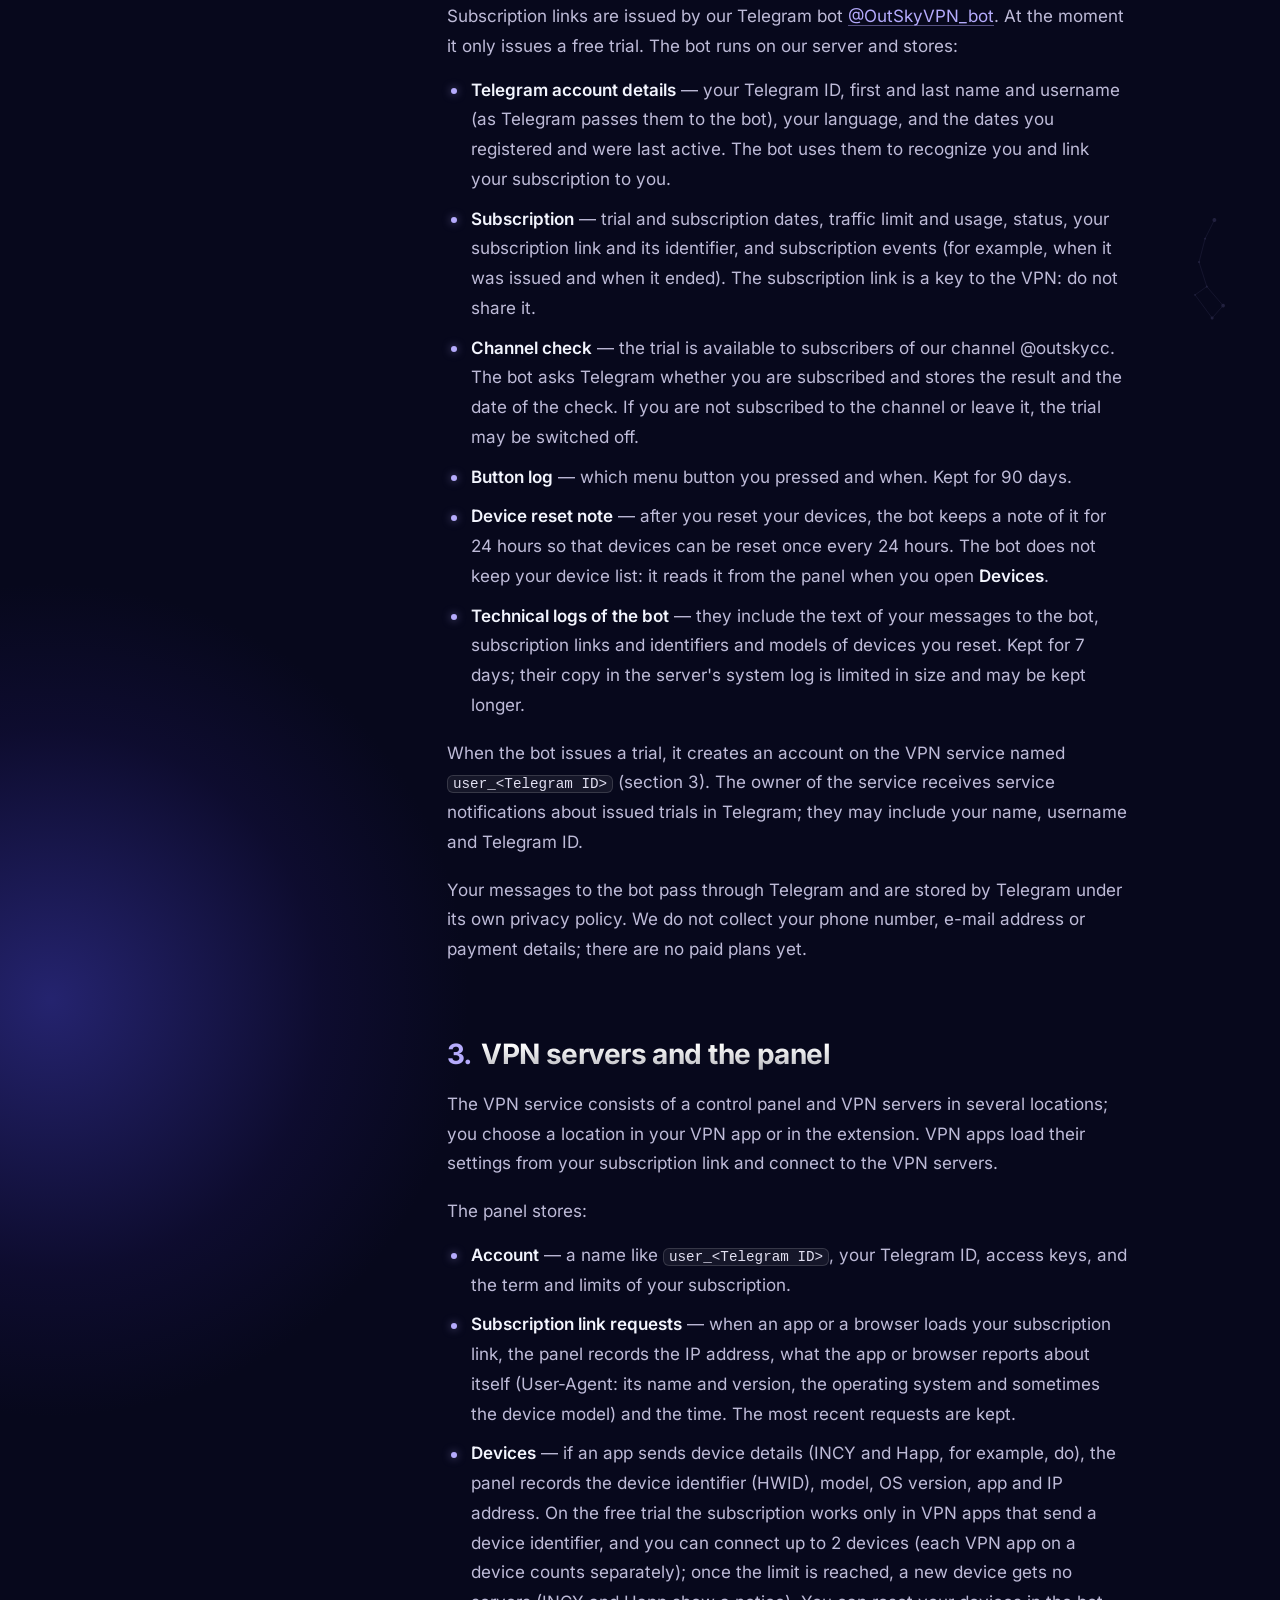
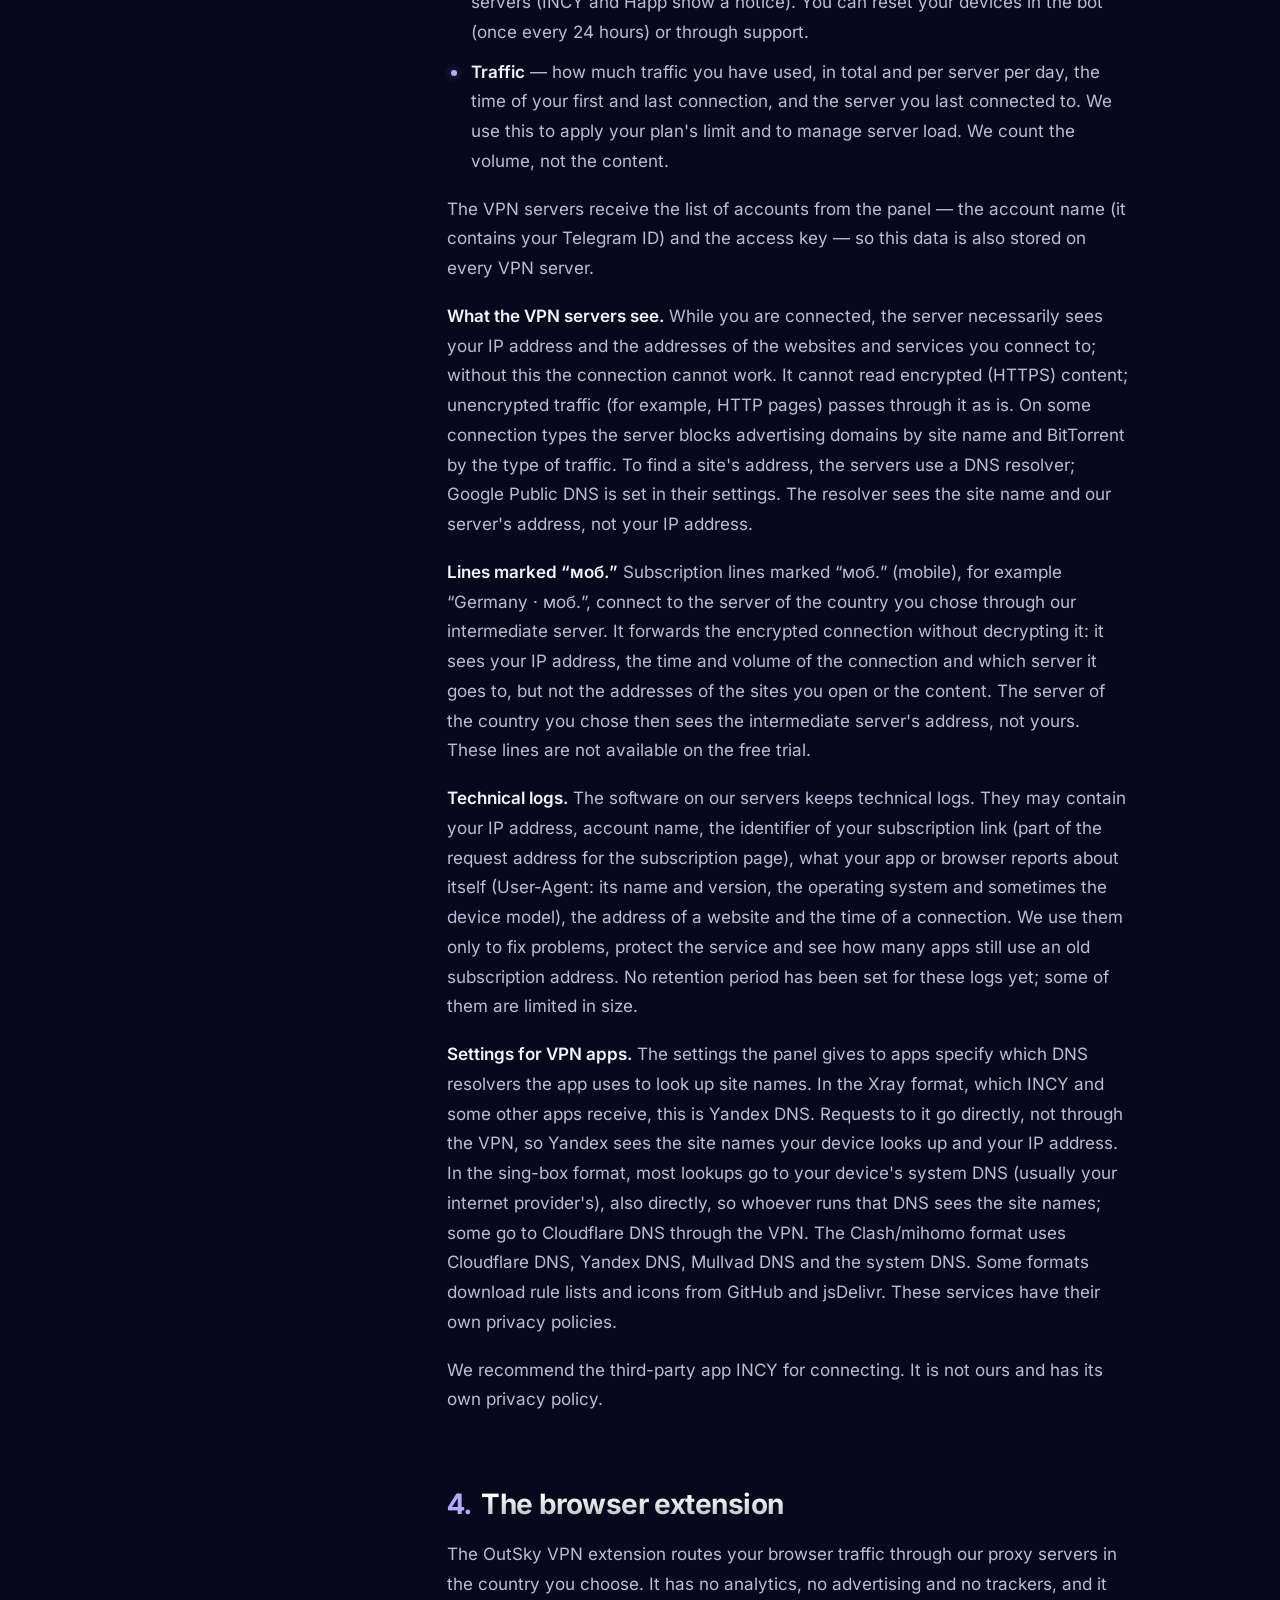
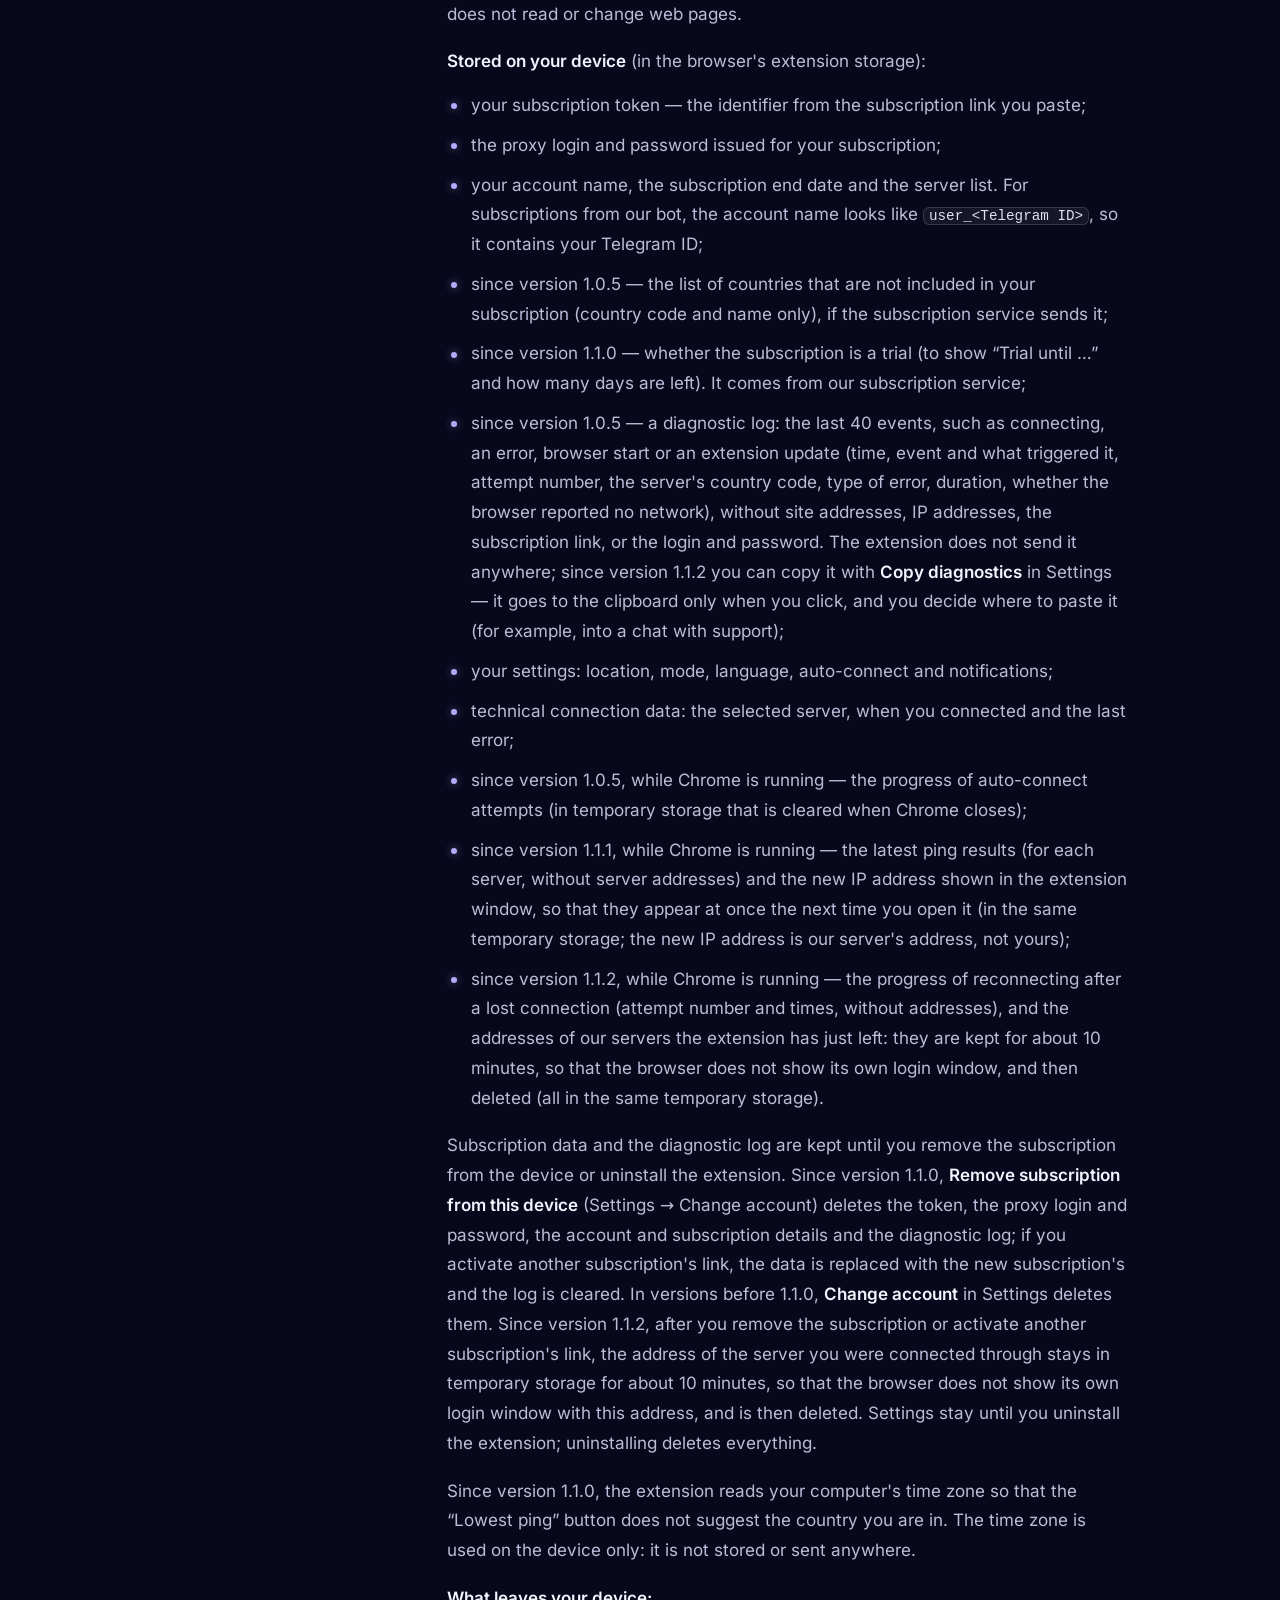
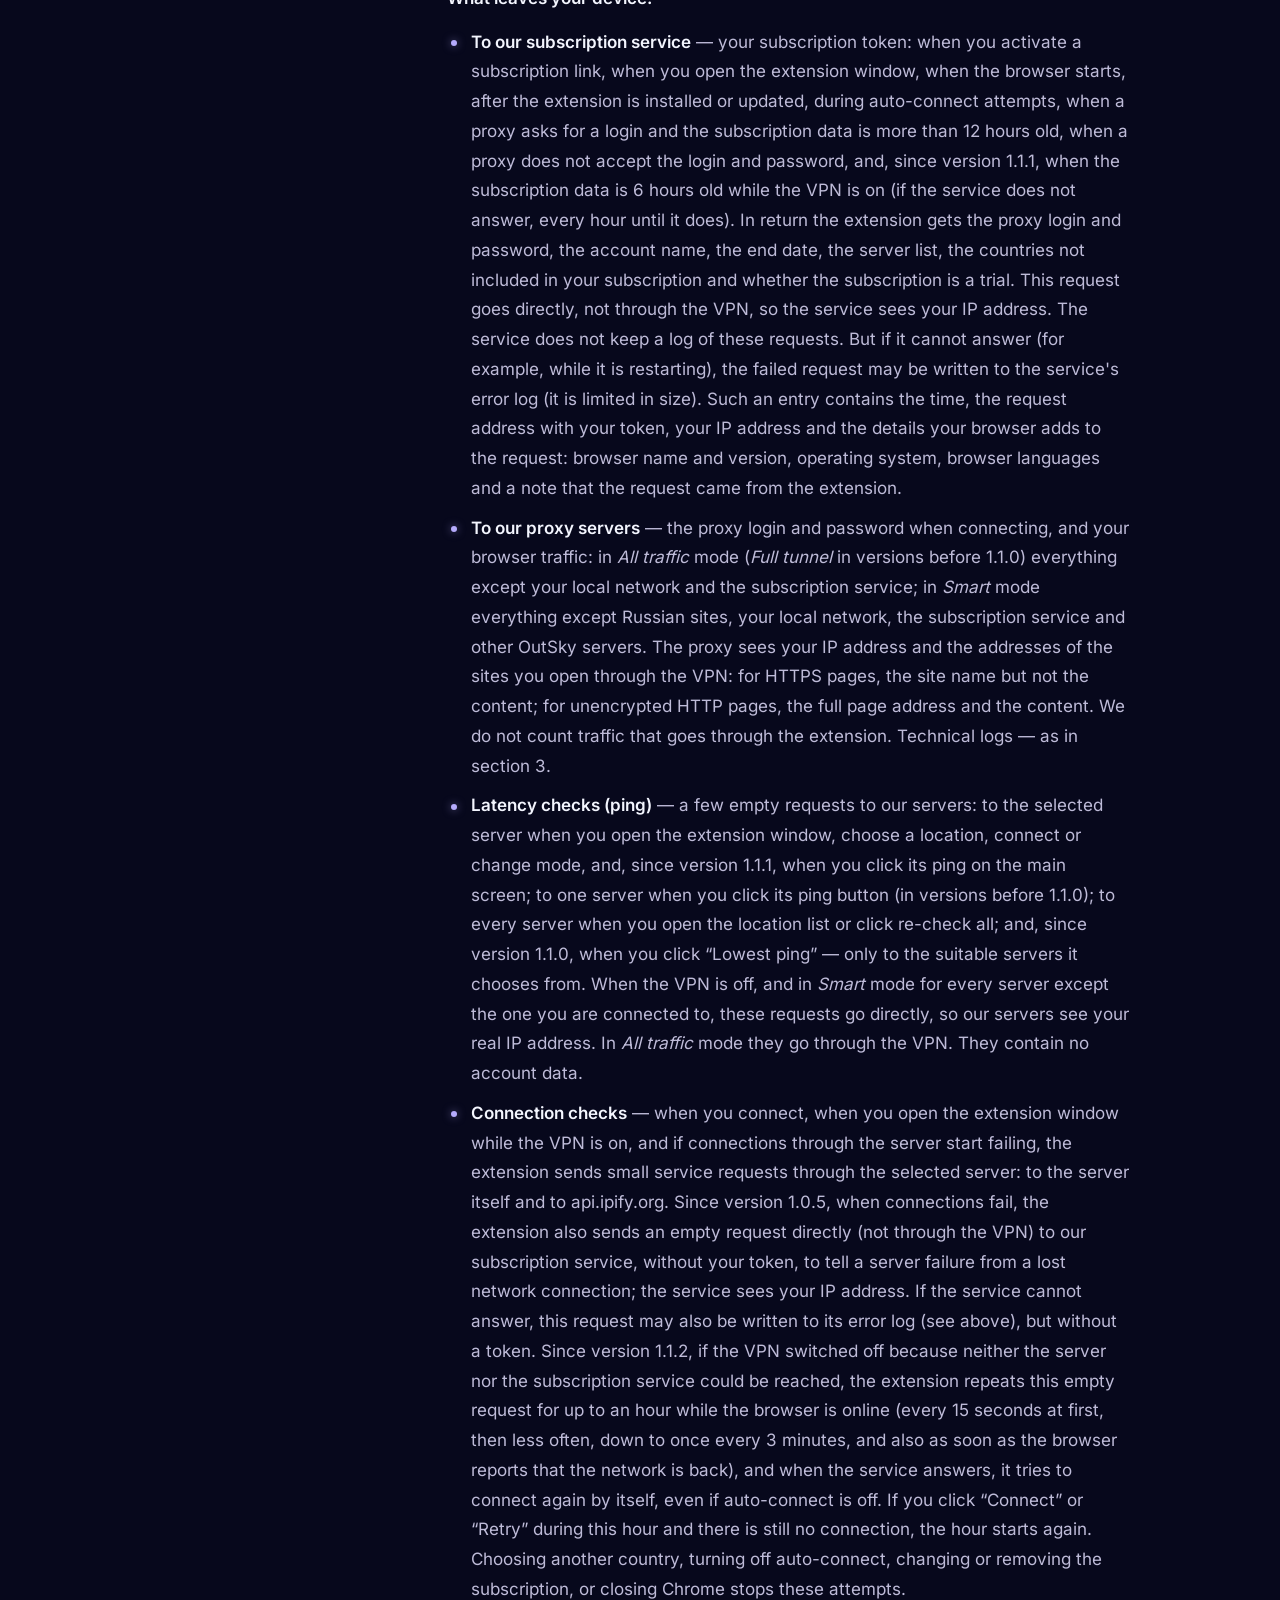
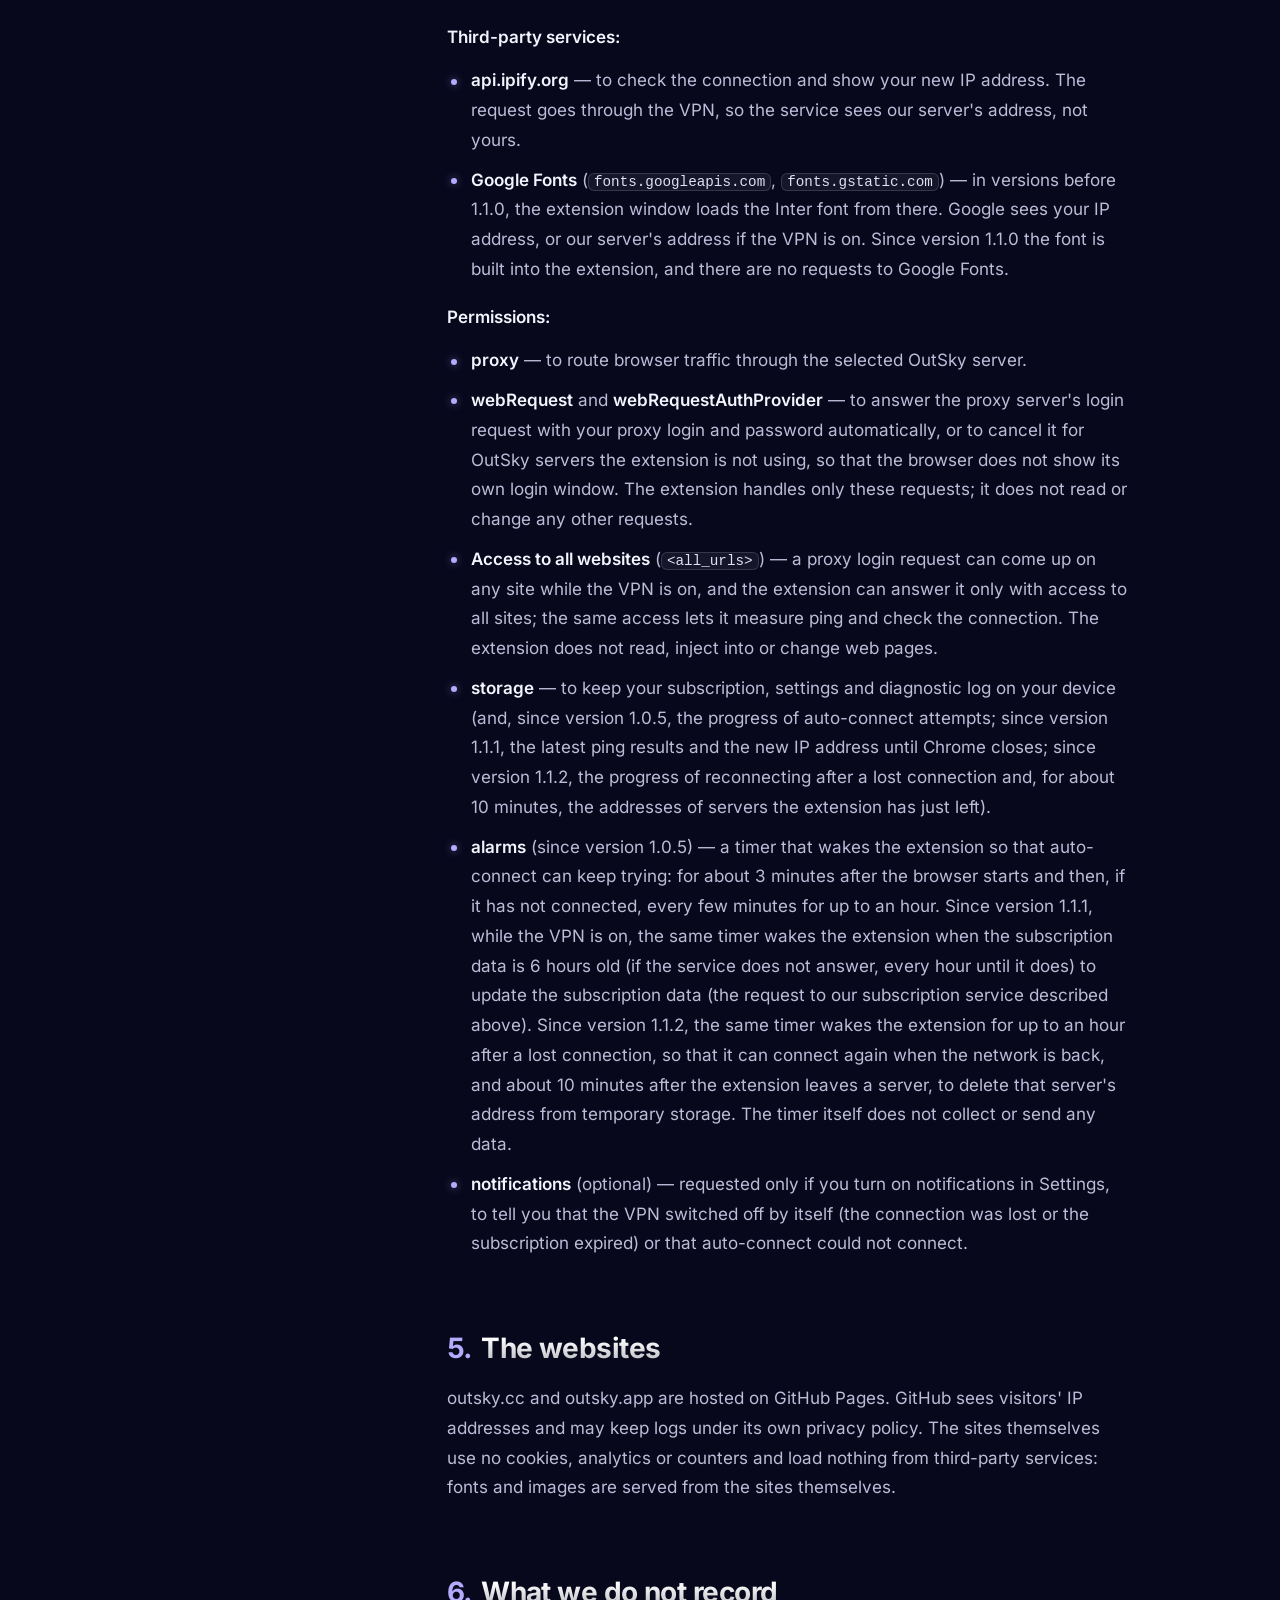
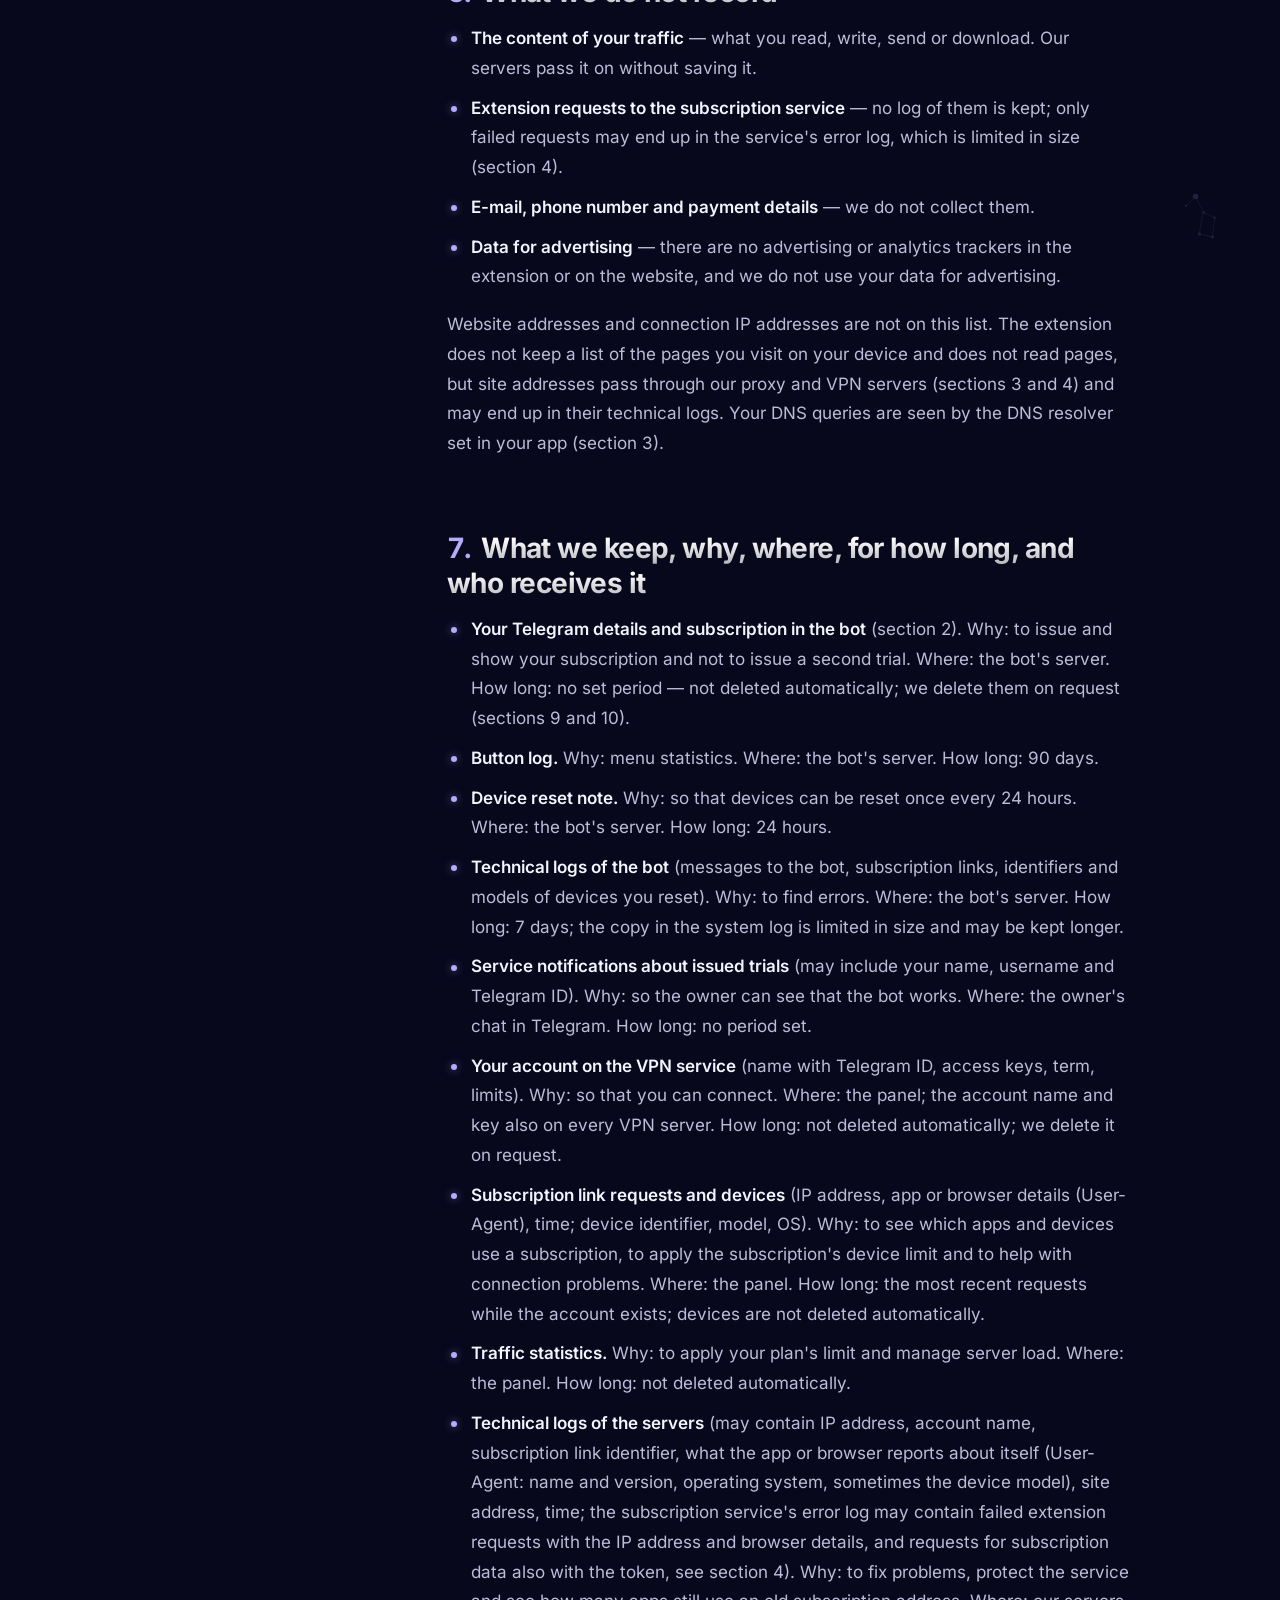
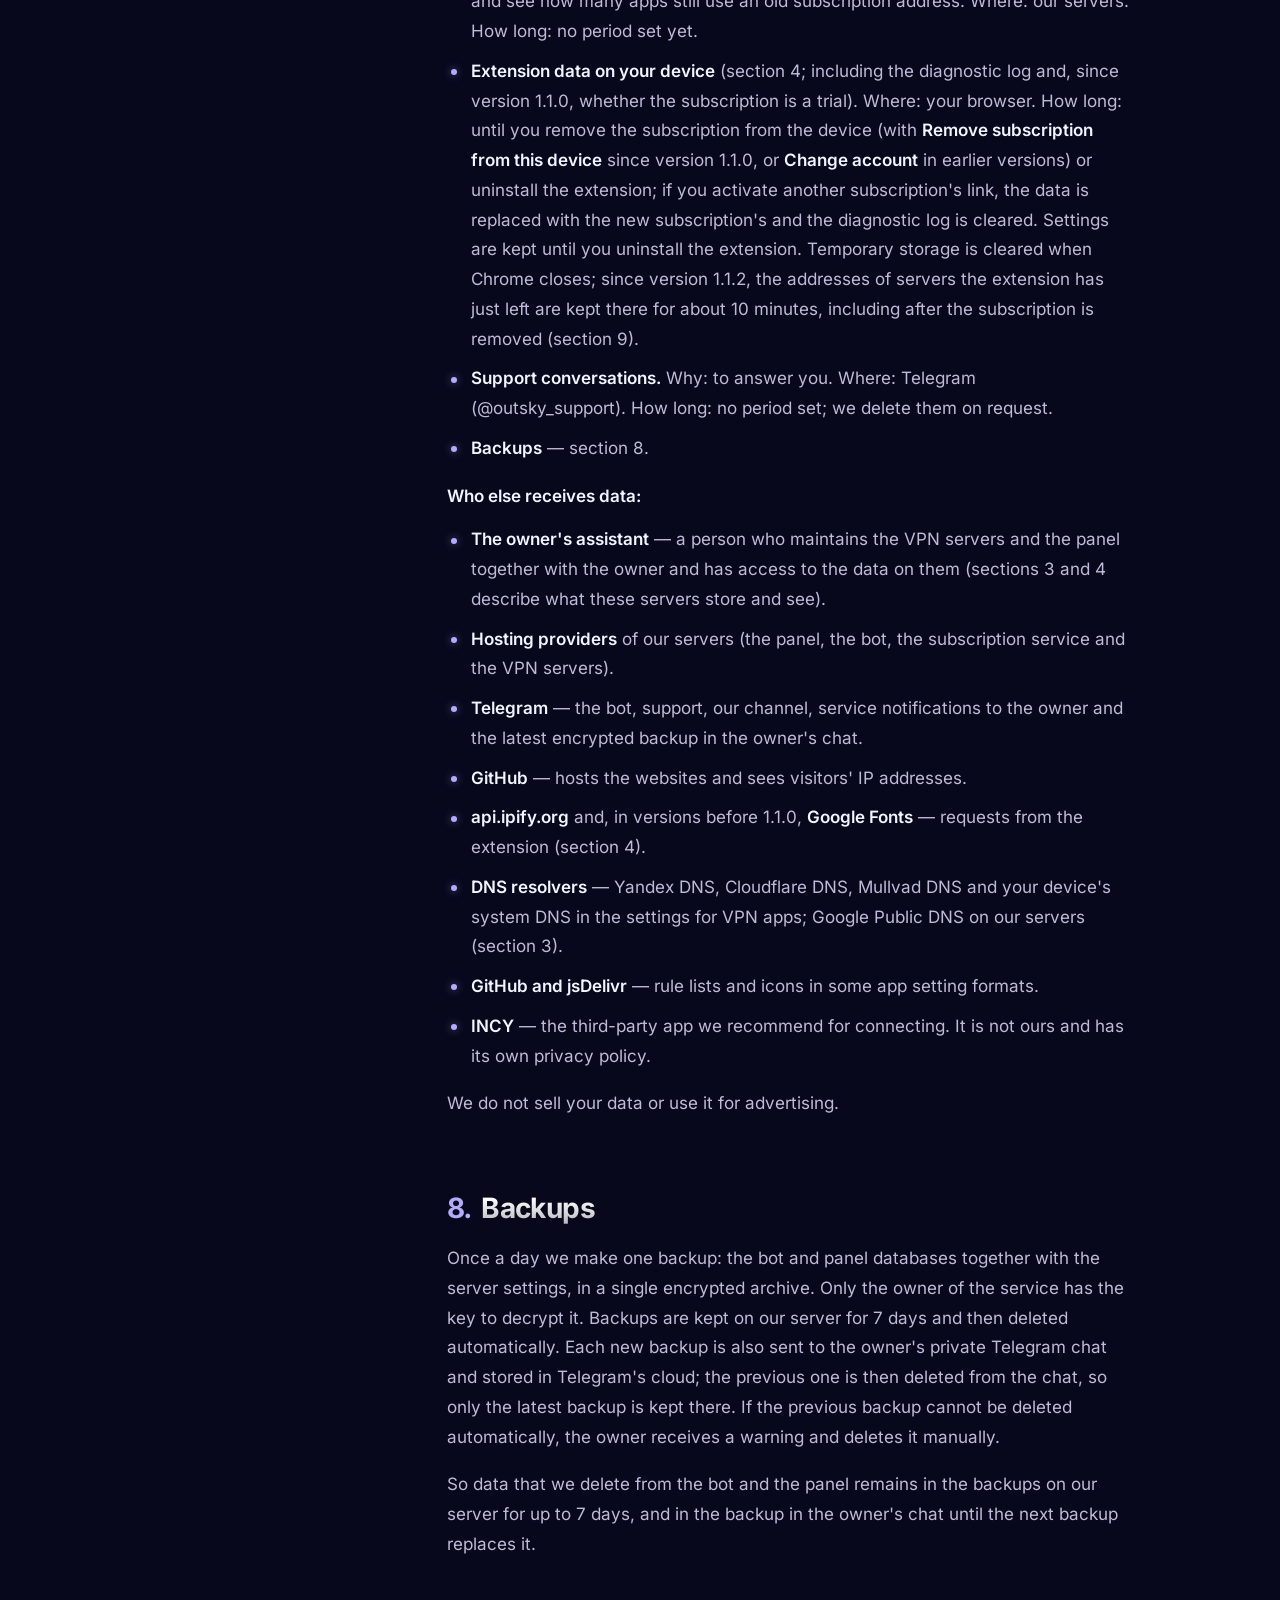
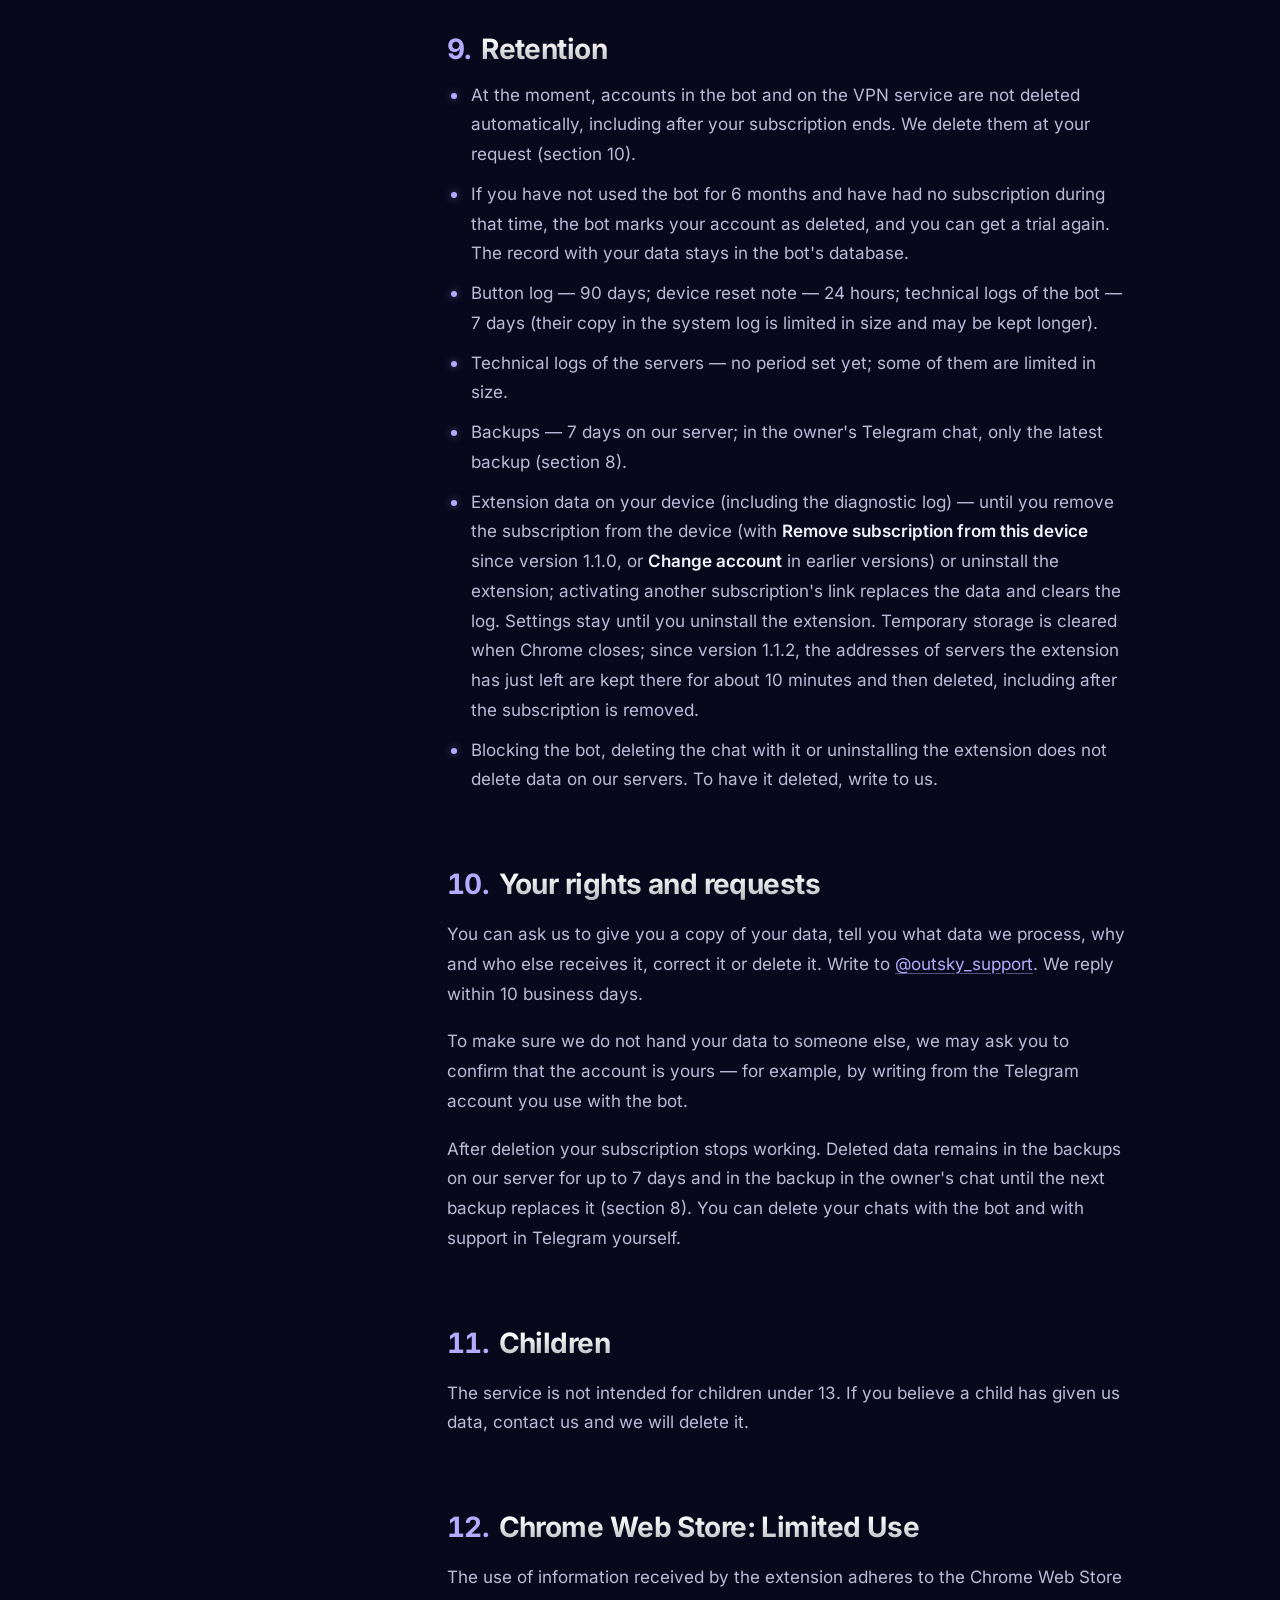
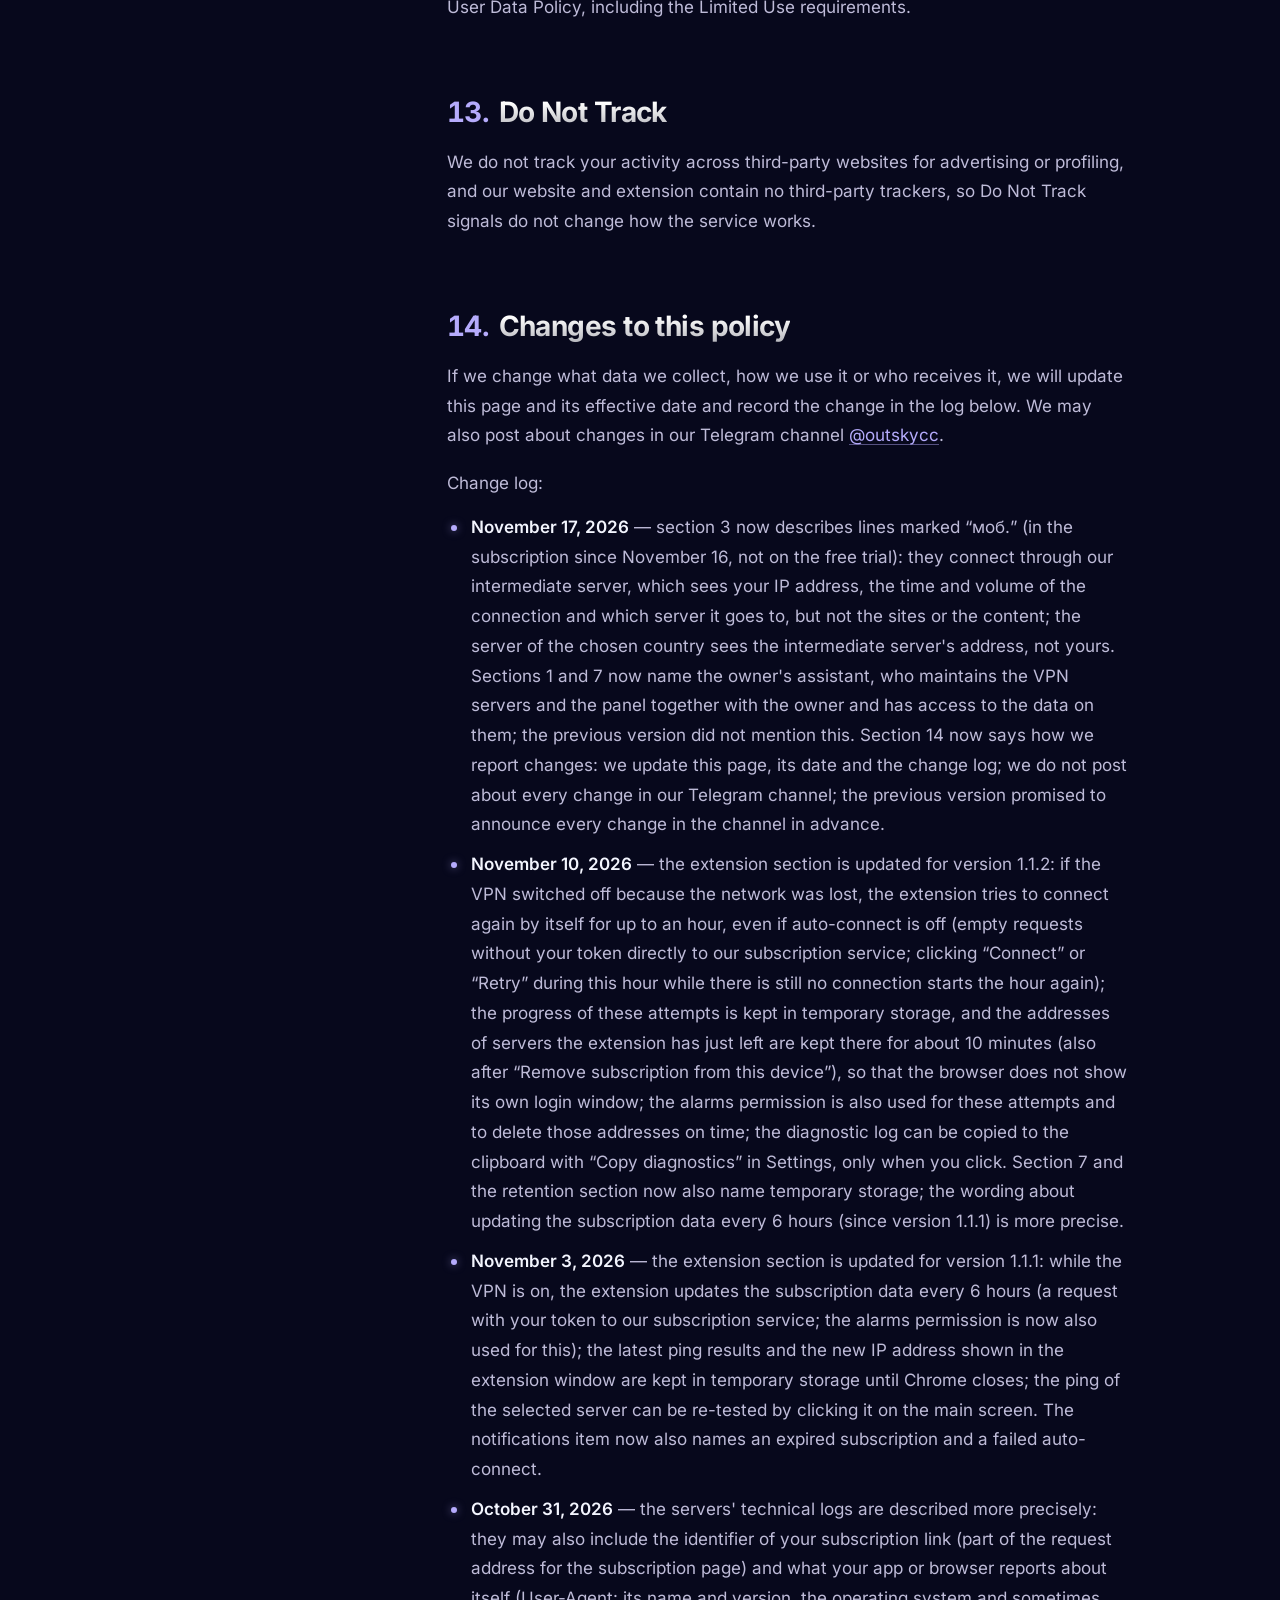
<file: privacy.html>
<!DOCTYPE html>
<html lang="en">
<head>
<meta charset="UTF-8">
<meta name="viewport" content="width=device-width, initial-scale=1">
<title>Privacy Policy — OutSky</title>
<meta name="description" content="Privacy Policy for the OutSky Telegram bot, VPN service, browser extension and websites.">
<meta http-equiv="Content-Security-Policy" content="default-src 'self'; img-src 'self' data:; style-src 'self' 'unsafe-inline'; script-src 'self'; font-src 'self'; connect-src 'self'; base-uri 'self'; form-action 'none'">
<meta name="referrer" content="strict-origin-when-cross-origin">
<meta name="theme-color" content="#07081c">
<link rel="canonical" href="https://outsky.cc/privacy.html">
<link rel="icon" href="/assets/img/favicon.svg" type="image/svg+xml">
<link rel="icon" href="/icon.png" type="image/png">
<link rel="apple-touch-icon" href="/icon.png">
<meta property="og:type" content="article">
<meta property="og:site_name" content="OutSky">
<meta property="og:title" content="Privacy Policy — OutSky">
<meta property="og:description" content="Privacy Policy for the OutSky Telegram bot, VPN service, browser extension and websites.">
<meta property="og:url" content="https://outsky.cc/privacy.html">
<meta property="og:image" content="https://outsky.cc/assets/img/og/og-en.jpg">
<meta property="og:image:type" content="image/jpeg">
<meta property="og:image:width" content="1200">
<meta property="og:image:height" content="630">
<meta property="og:image:alt" content="OutSky VPN — A week to try it out: 7 days, 15 GB of traffic, up to 2 devices">
<meta property="og:locale" content="en_US">
<meta property="og:locale:alternate" content="ru_RU">
<meta name="twitter:card" content="summary_large_image">
<link rel="preload" href="/assets/fonts/inter-latin.woff2" as="font" type="font/woff2" crossorigin>
<link rel="preload" href="/assets/fonts/inter-cyrillic.woff2" as="font" type="font/woff2" crossorigin>
<link rel="stylesheet" href="/assets/css/fonts.css">
<link rel="stylesheet" href="/assets/css/nebula.css">
<link rel="stylesheet" href="/assets/css/cc.css">
<script src="/assets/js/early.js"></script>
<script src="/assets/js/core.js" defer></script>
<script src="/assets/js/sky.js" defer></script>
<script src="/assets/js/cc.js" defer></script>
</head>
<body class="cc">
<!-- Одна страница на двух языках. Меню, оглавление и подвал — на языке раздела: без JS — по адресу (#ru или его раздел → русский,
     иначе английский; CSS :target и :has()), с JS — по разделу, который читают (cc.js ставит html[data-ui]). -->
<a class="skip ui-en" href="#en">Skip to content</a>
<a class="skip ui-ru" href="#ru" lang="ru">К содержимому</a>
<div class="cglow" aria-hidden="true"></div>
<div class="grain" aria-hidden="true"><i></i></div>

<header class="hd" id="hd">
  <span class="hd-frost" aria-hidden="true"></span>
  <a class="logo ui-en" href="/en/" aria-label="OutSky VPN — home"><img class="mark" src="/assets/img/favicon.svg" alt="" width="30" height="30"><span class="word">Out<b>Sky</b><i class="cc-vpn">VPN</i></span></a>
  <a class="logo ui-ru" href="/" aria-label="OutSky VPN — на главную" lang="ru"><img class="mark" src="/assets/img/favicon.svg" alt="" width="30" height="30"><span class="word">Out<b>Sky</b><i class="cc-vpn">VPN</i></span></a>
  <nav class="hd-nav ui-en" aria-labelledby="nav-name"><span class="vh" id="nav-name">Main menu</span>
    <a href="/en/">Service</a><a href="/en/guide/">Setup guide</a><a href="/en/roadmap/">Roadmap</a><a href="#en" aria-current="page">Privacy</a>
  </nav>
  <nav class="hd-nav ui-ru" aria-label="Главное меню" lang="ru">
    <a href="/">Сервис</a><a href="/guide/">Инструкция</a><a href="/roadmap/">Роадмап</a><a href="#ru" aria-current="page">Конфиденциальность</a>
  </nav>
  <a class="cc-app ui-en" href="https://outsky.app/en/">OutSky app<svg viewBox="0 0 24 24" fill="none" stroke="currentColor" stroke-width="2" stroke-linecap="round" stroke-linejoin="round" aria-hidden="true"><path d="M7 17 17 7M8 7h9v9"/></svg></a>
  <a class="cc-app ui-ru" href="https://outsky.app/" lang="ru">Приложение OutSky<svg viewBox="0 0 24 24" fill="none" stroke="currentColor" stroke-width="2" stroke-linecap="round" stroke-linejoin="round" aria-hidden="true"><path d="M7 17 17 7M8 7h9v9"/></svg></a>
  <div class="lang ui-en" role="group" aria-label="Language"><a href="#ru" hreflang="ru" lang="ru">RU</a><a class="on" href="#en" hreflang="en" aria-current="true">EN</a></div>
  <div class="lang ui-ru" role="group" aria-label="Язык" lang="ru"><a class="on" href="#ru" hreflang="ru" aria-current="true">RU</a><a href="#en" hreflang="en" lang="en">EN</a></div>
  <button class="menu-btn" type="button" popovertarget="menu"><span class="ui-en">Menu</span><span class="ui-ru" lang="ru">Меню</span><i aria-hidden="true"></i></button>
  <a class="menu-btn menu-fb" href="#links"><span class="ui-en">Menu</span><span class="ui-ru" lang="ru">Меню</span><i aria-hidden="true"></i></a>
</header>
<nav class="menu" id="menu" popover aria-labelledby="menu-name">
  <span class="vh" id="menu-name"><span class="ui-en">Menu</span><span class="ui-ru" lang="ru">Меню</span></span>
  <div class="neb" aria-hidden="true"><i class="tr el"></i><i class="bl ind"></i></div>
  <ol class="menu-list ui-en">
    <li><a href="/en/"><span class="ix" aria-hidden="true">(01)</span>Service</a></li>
    <li><a href="/en/guide/"><span class="ix" aria-hidden="true">(02)</span>Setup guide</a></li>
    <li><a href="/en/roadmap/"><span class="ix" aria-hidden="true">(03)</span>Roadmap</a></li>
    <li><a href="#en" aria-current="page"><span class="ix" aria-hidden="true">(04)</span>Privacy</a></li>
    <li><a href="https://outsky.app/en/"><span class="ix" aria-hidden="true">(05)</span>OutSky app<svg class="cc-ext" viewBox="0 0 24 24" fill="none" stroke="currentColor" stroke-width="2" stroke-linecap="round" stroke-linejoin="round" aria-hidden="true"><path d="M7 17 17 7M8 7h9v9"/></svg></a></li>
  </ol>
  <ol class="menu-list ui-ru" lang="ru">
    <li><a href="/"><span class="ix" aria-hidden="true">(01)</span>Сервис</a></li>
    <li><a href="/guide/"><span class="ix" aria-hidden="true">(02)</span>Инструкция</a></li>
    <li><a href="/roadmap/"><span class="ix" aria-hidden="true">(03)</span>Роадмап</a></li>
    <li><a href="#ru" aria-current="page"><span class="ix" aria-hidden="true">(04)</span>Конфиденциальность</a></li>
    <li><a href="https://outsky.app/"><span class="ix" aria-hidden="true">(05)</span>Приложение OutSky<svg class="cc-ext" viewBox="0 0 24 24" fill="none" stroke="currentColor" stroke-width="2" stroke-linecap="round" stroke-linejoin="round" aria-hidden="true"><path d="M7 17 17 7M8 7h9v9"/></svg></a></li>
  </ol>
  <div class="lang ui-en" role="group" aria-label="Language"><a href="#ru" hreflang="ru" lang="ru">RU</a><a class="on" href="#en" hreflang="en" aria-current="true">EN</a></div>
  <div class="lang ui-ru" role="group" aria-label="Язык" lang="ru"><a class="on" href="#ru" hreflang="ru" aria-current="true">RU</a><a href="#en" hreflang="en" lang="en">EN</a></div>
</nav>

<main id="main">
<div class="sec-top pp-top" data-live>
  <div class="neb" id="sky" aria-hidden="true"><i class="tr el"></i><i class="bl ind"></i><i class="pp-mid"></i></div>
  <svg class="cst pp-c-umi" id="constA" viewBox="-4 -4 39 108" aria-hidden="true"><use href="/assets/img/constellations.svg#umi"/></svg>
  <svg class="cst pp-c-lyra" id="constB" viewBox="-6 -6 40 52" aria-hidden="true"><use href="/assets/img/constellations.svg#lyra"/></svg>
  <svg class="cst pp-c-per" viewBox="-4 -4 56 108" aria-hidden="true"><use href="/assets/img/constellations.svg#per"/></svg>
  <svg class="cst pp-c-cass" viewBox="-6 2 92 40" aria-hidden="true"><use href="/assets/img/constellations.svg#cass"/></svg>
  <div class="wrap pp-grid">
  <!-- оглавление: закреплено слева на широких экранах (≥1100px), пункт раздела у верхней кромки подсвечен (cc.js) -->
  <nav class="pp-toc" aria-labelledby="toc-name">
    <span class="vh" id="toc-name"><span class="ui-en">Privacy Policy</span><span class="ui-ru" lang="ru">Политика конфиденциальности</span></span>
    <ol class="ui-en">
      <li><a href="#en-contact"><span class="pp-n">1</span>Who we are and how to contact us</a></li>
      <li><a href="#en-bot"><span class="pp-n">2</span>The bot and your subscription</a></li>
      <li><a href="#en-servers"><span class="pp-n">3</span>VPN servers and the panel</a></li>
      <li><a href="#en-extension"><span class="pp-n">4</span>The browser extension</a></li>
      <li><a href="#en-site"><span class="pp-n">5</span>The websites</a></li>
      <li><a href="#en-not-recorded"><span class="pp-n">6</span>What we do not record</a></li>
      <li><a href="#en-data"><span class="pp-n">7</span>What we keep, why, where, for how long, and who receives it</a></li>
      <li><a href="#en-backups"><span class="pp-n">8</span>Backups</a></li>
      <li><a href="#en-retention"><span class="pp-n">9</span>Retention</a></li>
      <li><a href="#en-rights"><span class="pp-n">10</span>Your rights and requests</a></li>
      <li><a href="#en-children"><span class="pp-n">11</span>Children</a></li>
      <li><a href="#en-limited-use"><span class="pp-n">12</span>Chrome Web Store: Limited Use</a></li>
      <li><a href="#en-dnt"><span class="pp-n">13</span>Do Not Track</a></li>
      <li><a href="#en-changes"><span class="pp-n">14</span>Changes to this policy</a></li>
    </ol>
    <ol class="ui-ru" lang="ru">
      <li><a href="#ru-contact"><span class="pp-n">1</span>Кто мы и как связаться</a></li>
      <li><a href="#ru-bot"><span class="pp-n">2</span>Бот и подписка</a></li>
      <li><a href="#ru-servers"><span class="pp-n">3</span>VPN-серверы и панель</a></li>
      <li><a href="#ru-extension"><span class="pp-n">4</span>Браузерное расширение</a></li>
      <li><a href="#ru-site"><span class="pp-n">5</span>Сайты</a></li>
      <li><a href="#ru-not-recorded"><span class="pp-n">6</span>Что мы не записываем</a></li>
      <li><a href="#ru-data"><span class="pp-n">7</span>Что храним, зачем, где, сколько и кому передаём</a></li>
      <li><a href="#ru-backups"><span class="pp-n">8</span>Резервные копии</a></li>
      <li><a href="#ru-retention"><span class="pp-n">9</span>Сроки</a></li>
      <li><a href="#ru-rights"><span class="pp-n">10</span>Ваши права и запросы</a></li>
      <li><a href="#ru-children"><span class="pp-n">11</span>Дети</a></li>
      <li><a href="#ru-limited-use"><span class="pp-n">12</span>Chrome Web Store: ограниченное использование</a></li>
      <li><a href="#ru-dnt"><span class="pp-n">13</span>Do Not Track</a></li>
      <li><a href="#ru-changes"><span class="pp-n">14</span>Изменения политики</a></li>
    </ol>
  </nav>
<article class="pp-doc">
  <!-- ============================== ENGLISH ============================== -->
  <section id="en" class="pp-lang">
    <div class="pp-intro">
    <h1 class="h1 pp-h1"><span class="ln" style="--i:0">Privacy</span> <span class="ln l2 acc" style="--i:1">Policy</span></h1>
    <p class="pp-date">OutSky Telegram bot, VPN service, browser extension and websites · Effective November 17, 2026</p>

    <p>This policy covers the OutSky Telegram bot <a href="https://t.me/OutSkyVPN_bot">@OutSkyVPN_bot</a>, the OutSky VPN service (our servers and the panel that manages them), the OutSky VPN browser extension and the websites outsky.cc and outsky.app (the OutSky app’s site). It describes how things work today: what data we collect and keep, why, where, for how long, and who else receives it.</p>

    <div class="pane pp-short">
    <p><strong>In short:</strong></p>
    <ul>
      <li>To issue and run your subscription, we keep your Telegram ID, your name and username from Telegram, your subscription details and traffic usage, and the IP addresses and apps from which your subscription link is requested.</li>
      <li>This data is stored on our servers; an encrypted backup of it is also kept in Telegram's cloud (section 8). Your account name (it contains your Telegram ID) and access key are also stored on all of our VPN servers.</li>
      <li>At the moment, accounts are not deleted automatically. We delete them when you ask.</li>
      <li>Our servers see your IP address and the addresses of the sites you open through the VPN; this data may end up in technical logs, and no retention period has been set for those logs yet. In the settings for INCY, the app we recommend, DNS queries go to Yandex DNS directly, with your IP address (section 3).</li>
      <li>We do not record the content of your traffic, and we do not sell your data or use it for advertising.</li>
      <li>Questions and requests: <a href="https://t.me/outsky_support">@outsky_support</a>.</li>
    </ul>

    </div></div>
    <section id="en-contact">
      <h2><span class="pp-n">1.</span> <span class="pp-t">Who we are and how to contact us</span><a class="pp-a" href="#en-contact" aria-hidden="true" tabindex="-1">#</a></h2>
      <p>OutSky is a project that includes the OutSky VPN service, a Telegram bot that issues subscriptions, a browser extension and this website. The project is run by its owner (referred to below as “the owner of the service”); an assistant helps the owner maintain the VPN servers and the panel (section 7).</p>
      <p>Contact: <a href="https://t.me/outsky_support">@outsky_support</a> on Telegram. Use the same contact for any question or request about your data (section 10).</p>
    </section>

    <section id="en-bot">
      <h2><span class="pp-n">2.</span> <span class="pp-t">The bot and your subscription</span><a class="pp-a" href="#en-bot" aria-hidden="true" tabindex="-1">#</a></h2>
      <p>Subscription links are issued by our Telegram bot <a href="https://t.me/OutSkyVPN_bot">@OutSkyVPN_bot</a>. At the moment it only issues a free trial. The bot runs on our server and stores:</p>
      <ul>
        <li><strong>Telegram account details</strong> — your Telegram ID, first and last name and username (as Telegram passes them to the bot), your language, and the dates you registered and were last active. The bot uses them to recognize you and link your subscription to you.</li>
        <li><strong>Subscription</strong> — trial and subscription dates, traffic limit and usage, status, your subscription link and its identifier, and subscription events (for example, when it was issued and when it ended). The subscription link is a key to the VPN: do not share it.</li>
        <li><strong>Channel check</strong> — the trial is available to subscribers of our channel @outskycc. The bot asks Telegram whether you are subscribed and stores the result and the date of the check. If you are not subscribed to the channel or leave it, the trial may be switched off.</li>
        <li><strong>Button log</strong> — which menu button you pressed and when. Kept for 90 days.</li>
        <li><strong>Device reset note</strong> — after you reset your devices, the bot keeps a note of it for 24 hours so that devices can be reset once every 24 hours. The bot does not keep your device list: it reads it from the panel when you open <strong>Devices</strong>.</li>
        <li><strong>Technical logs of the bot</strong> — they include the text of your messages to the bot, subscription links and identifiers and models of devices you reset. Kept for 7 days; their copy in the server's system log is limited in size and may be kept longer.</li>
      </ul>
      <p>When the bot issues a trial, it creates an account on the VPN service named <code>user_&lt;Telegram ID&gt;</code> (section 3). The owner of the service receives service notifications about issued trials in Telegram; they may include your name, username and Telegram ID.</p>
      <p>Your messages to the bot pass through Telegram and are stored by Telegram under its own privacy policy. We do not collect your phone number, e-mail address or payment details; there are no paid plans yet.</p>
    </section>

    <section id="en-servers">
      <h2><span class="pp-n">3.</span> <span class="pp-t">VPN servers and the panel</span><a class="pp-a" href="#en-servers" aria-hidden="true" tabindex="-1">#</a></h2>
      <p>The VPN service consists of a control panel and VPN servers in several locations; you choose a location in your VPN app or in the extension. VPN apps load their settings from your subscription link and connect to the VPN servers.</p>
      <p>The panel stores:</p>
      <ul>
        <li><strong>Account</strong> — a name like <code>user_&lt;Telegram ID&gt;</code>, your Telegram ID, access keys, and the term and limits of your subscription.</li>
        <li><strong>Subscription link requests</strong> — when an app or a browser loads your subscription link, the panel records the IP address, what the app or browser reports about itself (User-Agent: its name and version, the operating system and sometimes the device model) and the time. The most recent requests are kept.</li>
        <li><strong>Devices</strong> — if an app sends device details (INCY and Happ, for example, do), the panel records the device identifier (HWID), model, OS version, app and IP address. On the free trial the subscription works only in VPN apps that send a device identifier, and you can connect up to 2 devices (each VPN app on a device counts separately); once the limit is reached, a new device gets no servers (INCY and Happ show a notice). You can reset your devices in the bot (once every 24 hours) or through support.</li>
        <li><strong>Traffic</strong> — how much traffic you have used, in total and per server per day, the time of your first and last connection, and the server you last connected to. We use this to apply your plan's limit and to manage server load. We count the volume, not the content.</li>
      </ul>
      <p>The VPN servers receive the list of accounts from the panel — the account name (it contains your Telegram ID) and the access key — so this data is also stored on every VPN server.</p>
      <p><strong>What the VPN servers see.</strong> While you are connected, the server necessarily sees your IP address and the addresses of the websites and services you connect to; without this the connection cannot work. It cannot read encrypted (HTTPS) content; unencrypted traffic (for example, HTTP pages) passes through it as is. On some connection types the server blocks advertising domains by site name and BitTorrent by the type of traffic. To find a site's address, the servers use a DNS resolver; Google Public DNS is set in their settings. The resolver sees the site name and our server's address, not your IP address.</p>
      <p><strong>Lines marked “<span lang="ru">моб.</span>”</strong> Subscription lines marked “<span lang="ru">моб.</span>” (mobile), for example “Germany · <span lang="ru">моб.</span>”, connect to the server of the country you chose through our intermediate server. It forwards the encrypted connection without decrypting it: it sees your IP address, the time and volume of the connection and which server it goes to, but not the addresses of the sites you open or the content. The server of the country you chose then sees the intermediate server's address, not yours. These lines are not available on the free trial.</p>
      <p><strong>Technical logs.</strong> The software on our servers keeps technical logs. They may contain your IP address, account name, the identifier of your subscription link (part of the request address for the subscription page), what your app or browser reports about itself (User-Agent: its name and version, the operating system and sometimes the device model), the address of a website and the time of a connection. We use them only to fix problems, protect the service and see how many apps still use an old subscription address. No retention period has been set for these logs yet; some of them are limited in size.</p>
      <p><strong>Settings for VPN apps.</strong> The settings the panel gives to apps specify which DNS resolvers the app uses to look up site names. In the Xray format, which INCY and some other apps receive, this is Yandex DNS. Requests to it go directly, not through the VPN, so Yandex sees the site names your device looks up and your IP address. In the sing-box format, most lookups go to your device's system DNS (usually your internet provider's), also directly, so whoever runs that DNS sees the site names; some go to Cloudflare DNS through the VPN. The Clash/mihomo format uses Cloudflare DNS, Yandex DNS, Mullvad DNS and the system DNS. Some formats download rule lists and icons from GitHub and jsDelivr. These services have their own privacy policies.</p>
      <p>We recommend the third-party app INCY for connecting. It is not ours and has its own privacy policy.</p>
    </section>

    <section id="en-extension">
      <h2><span class="pp-n">4.</span> <span class="pp-t">The browser extension</span><a class="pp-a" href="#en-extension" aria-hidden="true" tabindex="-1">#</a></h2>
      <p>The OutSky VPN extension routes your browser traffic through our proxy servers in the country you choose. It has no analytics, no advertising and no trackers, and it does not read or change web pages.</p>
      <p><strong>Stored on your device</strong> (in the browser's extension storage):</p>
      <ul>
        <li>your subscription token — the identifier from the subscription link you paste;</li>
        <li>the proxy login and password issued for your subscription;</li>
        <li>your account name, the subscription end date and the server list. For subscriptions from our bot, the account name looks like <code>user_&lt;Telegram ID&gt;</code>, so it contains your Telegram ID;</li>
        <li>since version 1.0.5 — the list of countries that are not included in your subscription (country code and name only), if the subscription service sends it;</li>
        <li>since version 1.1.0 — whether the subscription is a trial (to show “Trial until …” and how many days are left). It comes from our subscription service;</li>
        <li>since version 1.0.5 — a diagnostic log: the last 40 events, such as connecting, an error, browser start or an extension update (time, event and what triggered it, attempt number, the server's country code, type of error, duration, whether the browser reported no network), without site addresses, IP addresses, the subscription link, or the login and password. The extension does not send it anywhere; since version 1.1.2 you can copy it with <strong>Copy diagnostics</strong> in Settings — it goes to the clipboard only when you click, and you decide where to paste it (for example, into a chat with support);</li>
        <li>your settings: location, mode, language, auto-connect and notifications;</li>
        <li>technical connection data: the selected server, when you connected and the last error;</li>
        <li>since version 1.0.5, while Chrome is running — the progress of auto-connect attempts (in temporary storage that is cleared when Chrome closes);</li>
        <li>since version 1.1.1, while Chrome is running — the latest ping results (for each server, without server addresses) and the new IP address shown in the extension window, so that they appear at once the next time you open it (in the same temporary storage; the new IP address is our server's address, not yours);</li>
        <li>since version 1.1.2, while Chrome is running — the progress of reconnecting after a lost connection (attempt number and times, without addresses), and the addresses of our servers the extension has just left: they are kept for about 10 minutes, so that the browser does not show its own login window, and then deleted (all in the same temporary storage).</li>
      </ul>
      <p>Subscription data and the diagnostic log are kept until you remove the subscription from the device or uninstall the extension. Since version 1.1.0, <strong>Remove subscription from this device</strong> (Settings → Change account) deletes the token, the proxy login and password, the account and subscription details and the diagnostic log; if you activate another subscription's link, the data is replaced with the new subscription's and the log is cleared. In versions before 1.1.0, <strong>Change account</strong> in Settings deletes them. Since version 1.1.2, after you remove the subscription or activate another subscription's link, the address of the server you were connected through stays in temporary storage for about 10 minutes, so that the browser does not show its own login window with this address, and is then deleted. Settings stay until you uninstall the extension; uninstalling deletes everything.</p>
      <p>Since version 1.1.0, the extension reads your computer's time zone so that the “Lowest ping” button does not suggest the country you are in. The time zone is used on the device only: it is not stored or sent anywhere.</p>
      <p><strong>What leaves your device:</strong></p>
      <ul>
        <li><strong>To our subscription service</strong> — your subscription token: when you activate a subscription link, when you open the extension window, when the browser starts, after the extension is installed or updated, during auto-connect attempts, when a proxy asks for a login and the subscription data is more than 12 hours old, when a proxy does not accept the login and password, and, since version 1.1.1, when the subscription data is 6 hours old while the VPN is on (if the service does not answer, every hour until it does). In return the extension gets the proxy login and password, the account name, the end date, the server list, the countries not included in your subscription and whether the subscription is a trial. This request goes directly, not through the VPN, so the service sees your IP address. The service does not keep a log of these requests. But if it cannot answer (for example, while it is restarting), the failed request may be written to the service's error log (it is limited in size). Such an entry contains the time, the request address with your token, your IP address and the details your browser adds to the request: browser name and version, operating system, browser languages and a note that the request came from the extension.</li>
        <li><strong>To our proxy servers</strong> — the proxy login and password when connecting, and your browser traffic: in <em>All traffic</em> mode (<em>Full tunnel</em> in versions before 1.1.0) everything except your local network and the subscription service; in <em>Smart</em> mode everything except Russian sites, your local network, the subscription service and other OutSky servers. The proxy sees your IP address and the addresses of the sites you open through the VPN: for HTTPS pages, the site name but not the content; for unencrypted HTTP pages, the full page address and the content. We do not count traffic that goes through the extension. Technical logs — as in section 3.</li>
        <li><strong>Latency checks (ping)</strong> — a few empty requests to our servers: to the selected server when you open the extension window, choose a location, connect or change mode, and, since version 1.1.1, when you click its ping on the main screen; to one server when you click its ping button (in versions before 1.1.0); to every server when you open the location list or click re-check all; and, since version 1.1.0, when you click “Lowest ping” — only to the suitable servers it chooses from. When the VPN is off, and in <em>Smart</em> mode for every server except the one you are connected to, these requests go directly, so our servers see your real IP address. In <em>All traffic</em> mode they go through the VPN. They contain no account data.</li>
        <li><strong>Connection checks</strong> — when you connect, when you open the extension window while the VPN is on, and if connections through the server start failing, the extension sends small service requests through the selected server: to the server itself and to api.ipify.org. Since version 1.0.5, when connections fail, the extension also sends an empty request directly (not through the VPN) to our subscription service, without your token, to tell a server failure from a lost network connection; the service sees your IP address. If the service cannot answer, this request may also be written to its error log (see above), but without a token. Since version 1.1.2, if the VPN switched off because neither the server nor the subscription service could be reached, the extension repeats this empty request for up to an hour while the browser is online (every 15 seconds at first, then less often, down to once every 3 minutes, and also as soon as the browser reports that the network is back), and when the service answers, it tries to connect again by itself, even if auto-connect is off. If you click “Connect” or “Retry” during this hour and there is still no connection, the hour starts again. Choosing another country, turning off auto-connect, changing or removing the subscription, or closing Chrome stops these attempts.</li>
      </ul>
      <p><strong>Third-party services:</strong></p>
      <ul>
        <li><strong>api.ipify.org</strong> — to check the connection and show your new IP address. The request goes through the VPN, so the service sees our server's address, not yours.</li>
        <li><strong>Google Fonts</strong> (<code>fonts.googleapis.com</code>, <code>fonts.gstatic.com</code>) — in versions before 1.1.0, the extension window loads the Inter font from there. Google sees your IP address, or our server's address if the VPN is on. Since version 1.1.0 the font is built into the extension, and there are no requests to Google Fonts.</li>
      </ul>
      <p><strong>Permissions:</strong></p>
      <ul>
        <li><strong>proxy</strong> — to route browser traffic through the selected OutSky server.</li>
        <li><strong>webRequest</strong> and <strong>webRequestAuthProvider</strong> — to answer the proxy server's login request with your proxy login and password automatically, or to cancel it for OutSky servers the extension is not using, so that the browser does not show its own login window. The extension handles only these requests; it does not read or change any other requests.</li>
        <li><strong>Access to all websites</strong> (<code>&lt;all_urls&gt;</code>) — a proxy login request can come up on any site while the VPN is on, and the extension can answer it only with access to all sites; the same access lets it measure ping and check the connection. The extension does not read, inject into or change web pages.</li>
        <li><strong>storage</strong> — to keep your subscription, settings and diagnostic log on your device (and, since version 1.0.5, the progress of auto-connect attempts; since version 1.1.1, the latest ping results and the new IP address until Chrome closes; since version 1.1.2, the progress of reconnecting after a lost connection and, for about 10 minutes, the addresses of servers the extension has just left).</li>
        <li><strong>alarms</strong> (since version 1.0.5) — a timer that wakes the extension so that auto-connect can keep trying: for about 3 minutes after the browser starts and then, if it has not connected, every few minutes for up to an hour. Since version 1.1.1, while the VPN is on, the same timer wakes the extension when the subscription data is 6 hours old (if the service does not answer, every hour until it does) to update the subscription data (the request to our subscription service described above). Since version 1.1.2, the same timer wakes the extension for up to an hour after a lost connection, so that it can connect again when the network is back, and about 10 minutes after the extension leaves a server, to delete that server's address from temporary storage. The timer itself does not collect or send any data.</li>
        <li><strong>notifications</strong> (optional) — requested only if you turn on notifications in Settings, to tell you that the VPN switched off by itself (the connection was lost or the subscription expired) or that auto-connect could not connect.</li>
      </ul>
    </section>

    <section id="en-site">
      <h2><span class="pp-n">5.</span> <span class="pp-t">The websites</span><a class="pp-a" href="#en-site" aria-hidden="true" tabindex="-1">#</a></h2>
      <p>outsky.cc and outsky.app are hosted on GitHub Pages. GitHub sees visitors' IP addresses and may keep logs under its own privacy policy. The sites themselves use no cookies, analytics or counters and load nothing from third-party services: fonts and images are served from the sites themselves.</p>
    </section>

    <section id="en-not-recorded">
      <h2><span class="pp-n">6.</span> <span class="pp-t">What we do not record</span><a class="pp-a" href="#en-not-recorded" aria-hidden="true" tabindex="-1">#</a></h2>
      <ul>
        <li><strong>The content of your traffic</strong> — what you read, write, send or download. Our servers pass it on without saving it.</li>
        <li><strong>Extension requests to the subscription service</strong> — no log of them is kept; only failed requests may end up in the service's error log, which is limited in size (section 4).</li>
        <li><strong>E-mail, phone number and payment details</strong> — we do not collect them.</li>
        <li><strong>Data for advertising</strong> — there are no advertising or analytics trackers in the extension or on the website, and we do not use your data for advertising.</li>
      </ul>
      <p>Website addresses and connection IP addresses are not on this list. The extension does not keep a list of the pages you visit on your device and does not read pages, but site addresses pass through our proxy and VPN servers (sections 3 and 4) and may end up in their technical logs. Your DNS queries are seen by the DNS resolver set in your app (section 3).</p>
    </section>

    <section id="en-data">
      <h2><span class="pp-n">7.</span> <span class="pp-t">What we keep, why, where, for how long, and who receives it</span><a class="pp-a" href="#en-data" aria-hidden="true" tabindex="-1">#</a></h2>
      <ul>
        <li><strong>Your Telegram details and subscription in the bot</strong> (section 2). Why: to issue and show your subscription and not to issue a second trial. Where: the bot's server. How long: no set period — not deleted automatically; we delete them on request (sections 9 and 10).</li>
        <li><strong>Button log.</strong> Why: menu statistics. Where: the bot's server. How long: 90 days.</li>
        <li><strong>Device reset note.</strong> Why: so that devices can be reset once every 24 hours. Where: the bot's server. How long: 24 hours.</li>
        <li><strong>Technical logs of the bot</strong> (messages to the bot, subscription links, identifiers and models of devices you reset). Why: to find errors. Where: the bot's server. How long: 7 days; the copy in the system log is limited in size and may be kept longer.</li>
        <li><strong>Service notifications about issued trials</strong> (may include your name, username and Telegram ID). Why: so the owner can see that the bot works. Where: the owner's chat in Telegram. How long: no period set.</li>
        <li><strong>Your account on the VPN service</strong> (name with Telegram ID, access keys, term, limits). Why: so that you can connect. Where: the panel; the account name and key also on every VPN server. How long: not deleted automatically; we delete it on request.</li>
        <li><strong>Subscription link requests and devices</strong> (IP address, app or browser details (User-Agent), time; device identifier, model, OS). Why: to see which apps and devices use a subscription, to apply the subscription's device limit and to help with connection problems. Where: the panel. How long: the most recent requests while the account exists; devices are not deleted automatically.</li>
        <li><strong>Traffic statistics.</strong> Why: to apply your plan's limit and manage server load. Where: the panel. How long: not deleted automatically.</li>
        <li><strong>Technical logs of the servers</strong> (may contain IP address, account name, subscription link identifier, what the app or browser reports about itself (User-Agent: name and version, operating system, sometimes the device model), site address, time; the subscription service's error log may contain failed extension requests with the IP address and browser details, and requests for subscription data also with the token, see section 4). Why: to fix problems, protect the service and see how many apps still use an old subscription address. Where: our servers. How long: no period set yet.</li>
        <li><strong>Extension data on your device</strong> (section 4; including the diagnostic log and, since version 1.1.0, whether the subscription is a trial). Where: your browser. How long: until you remove the subscription from the device (with <strong>Remove subscription from this device</strong> since version 1.1.0, or <strong>Change account</strong> in earlier versions) or uninstall the extension; if you activate another subscription's link, the data is replaced with the new subscription's and the diagnostic log is cleared. Settings are kept until you uninstall the extension. Temporary storage is cleared when Chrome closes; since version 1.1.2, the addresses of servers the extension has just left are kept there for about 10 minutes, including after the subscription is removed (section 9).</li>
        <li><strong>Support conversations.</strong> Why: to answer you. Where: Telegram (@outsky_support). How long: no period set; we delete them on request.</li>
        <li><strong>Backups</strong> — section 8.</li>
      </ul>
      <p><strong>Who else receives data:</strong></p>
      <ul>
        <li><strong>The owner's assistant</strong> — a person who maintains the VPN servers and the panel together with the owner and has access to the data on them (sections 3 and 4 describe what these servers store and see).</li>
        <li><strong>Hosting providers</strong> of our servers (the panel, the bot, the subscription service and the VPN servers).</li>
        <li><strong>Telegram</strong> — the bot, support, our channel, service notifications to the owner and the latest encrypted backup in the owner's chat.</li>
        <li><strong>GitHub</strong> — hosts the websites and sees visitors' IP addresses.</li>
        <li><strong>api.ipify.org</strong> and, in versions before 1.1.0, <strong>Google Fonts</strong> — requests from the extension (section 4).</li>
        <li><strong>DNS resolvers</strong> — Yandex DNS, Cloudflare DNS, Mullvad DNS and your device's system DNS in the settings for VPN apps; Google Public DNS on our servers (section 3).</li>
        <li><strong>GitHub and jsDelivr</strong> — rule lists and icons in some app setting formats.</li>
        <li><strong>INCY</strong> — the third-party app we recommend for connecting. It is not ours and has its own privacy policy.</li>
      </ul>
      <p>We do not sell your data or use it for advertising.</p>
    </section>

    <section id="en-backups">
      <h2><span class="pp-n">8.</span> <span class="pp-t">Backups</span><a class="pp-a" href="#en-backups" aria-hidden="true" tabindex="-1">#</a></h2>
      <p>Once a day we make one backup: the bot and panel databases together with the server settings, in a single encrypted archive. Only the owner of the service has the key to decrypt it. Backups are kept on our server for 7 days and then deleted automatically. Each new backup is also sent to the owner's private Telegram chat and stored in Telegram's cloud; the previous one is then deleted from the chat, so only the latest backup is kept there. If the previous backup cannot be deleted automatically, the owner receives a warning and deletes it manually.</p>
      <p>So data that we delete from the bot and the panel remains in the backups on our server for up to 7 days, and in the backup in the owner's chat until the next backup replaces it.</p>
    </section>

    <section id="en-retention">
      <h2><span class="pp-n">9.</span> <span class="pp-t">Retention</span><a class="pp-a" href="#en-retention" aria-hidden="true" tabindex="-1">#</a></h2>
      <ul>
        <li>At the moment, accounts in the bot and on the VPN service are not deleted automatically, including after your subscription ends. We delete them at your request (section 10).</li>
        <li>If you have not used the bot for 6 months and have had no subscription during that time, the bot marks your account as deleted, and you can get a trial again. The record with your data stays in the bot's database.</li>
        <li>Button log — 90 days; device reset note — 24 hours; technical logs of the bot — 7 days (their copy in the system log is limited in size and may be kept longer).</li>
        <li>Technical logs of the servers — no period set yet; some of them are limited in size.</li>
        <li>Backups — 7 days on our server; in the owner's Telegram chat, only the latest backup (section 8).</li>
        <li>Extension data on your device (including the diagnostic log) — until you remove the subscription from the device (with <strong>Remove subscription from this device</strong> since version 1.1.0, or <strong>Change account</strong> in earlier versions) or uninstall the extension; activating another subscription's link replaces the data and clears the log. Settings stay until you uninstall the extension. Temporary storage is cleared when Chrome closes; since version 1.1.2, the addresses of servers the extension has just left are kept there for about 10 minutes and then deleted, including after the subscription is removed.</li>
        <li>Blocking the bot, deleting the chat with it or uninstalling the extension does not delete data on our servers. To have it deleted, write to us.</li>
      </ul>
    </section>

    <section id="en-rights">
      <h2><span class="pp-n">10.</span> <span class="pp-t">Your rights and requests</span><a class="pp-a" href="#en-rights" aria-hidden="true" tabindex="-1">#</a></h2>
      <p>You can ask us to give you a copy of your data, tell you what data we process, why and who else receives it, correct it or delete it. Write to <a href="https://t.me/outsky_support">@outsky_support</a>. We reply within 10 business days.</p>
      <p>To make sure we do not hand your data to someone else, we may ask you to confirm that the account is yours — for example, by writing from the Telegram account you use with the bot.</p>
      <p>After deletion your subscription stops working. Deleted data remains in the backups on our server for up to 7 days and in the backup in the owner's chat until the next backup replaces it (section 8). You can delete your chats with the bot and with support in Telegram yourself.</p>
    </section>

    <section id="en-children">
      <h2><span class="pp-n">11.</span> <span class="pp-t">Children</span><a class="pp-a" href="#en-children" aria-hidden="true" tabindex="-1">#</a></h2>
      <p>The service is not intended for children under 13. If you believe a child has given us data, contact us and we will delete it.</p>
    </section>

    <section id="en-limited-use">
      <h2><span class="pp-n">12.</span> <span class="pp-t">Chrome Web Store: Limited Use</span><a class="pp-a" href="#en-limited-use" aria-hidden="true" tabindex="-1">#</a></h2>
      <p>The use of information received by the extension adheres to the Chrome Web Store User Data Policy, including the Limited Use requirements.</p>
    </section>

    <section id="en-dnt">
      <h2><span class="pp-n">13.</span> <span class="pp-t">Do Not Track</span><a class="pp-a" href="#en-dnt" aria-hidden="true" tabindex="-1">#</a></h2>
      <p>We do not track your activity across third-party websites for advertising or profiling, and our website and extension contain no third-party trackers, so Do Not Track signals do not change how the service works.</p>
    </section>

    <section id="en-changes">
      <h2><span class="pp-n">14.</span> <span class="pp-t">Changes to this policy</span><a class="pp-a" href="#en-changes" aria-hidden="true" tabindex="-1">#</a></h2>
      <p>If we change what data we collect, how we use it or who receives it, we will update this page and its effective date and record the change in the log below. We may also post about changes in our Telegram channel <a href="https://t.me/outskycc">@outskycc</a>.</p>
      <p>Change log:</p>
      <ul>
        <li><strong>November 17, 2026</strong> — section 3 now describes lines marked “<span lang="ru">моб.</span>” (in the subscription since November 16, not on the free trial): they connect through our intermediate server, which sees your IP address, the time and volume of the connection and which server it goes to, but not the sites or the content; the server of the chosen country sees the intermediate server's address, not yours. Sections 1 and 7 now name the owner's assistant, who maintains the VPN servers and the panel together with the owner and has access to the data on them; the previous version did not mention this. Section 14 now says how we report changes: we update this page, its date and the change log; we do not post about every change in our Telegram channel; the previous version promised to announce every change in the channel in advance.</li>
        <li><strong>November 10, 2026</strong> — the extension section is updated for version 1.1.2: if the VPN switched off because the network was lost, the extension tries to connect again by itself for up to an hour, even if auto-connect is off (empty requests without your token directly to our subscription service; clicking “Connect” or “Retry” during this hour while there is still no connection starts the hour again); the progress of these attempts is kept in temporary storage, and the addresses of servers the extension has just left are kept there for about 10 minutes (also after “Remove subscription from this device”), so that the browser does not show its own login window; the alarms permission is also used for these attempts and to delete those addresses on time; the diagnostic log can be copied to the clipboard with “Copy diagnostics” in Settings, only when you click. Section 7 and the retention section now also name temporary storage; the wording about updating the subscription data every 6 hours (since version 1.1.1) is more precise.</li>
        <li><strong>November 3, 2026</strong> — the extension section is updated for version 1.1.1: while the VPN is on, the extension updates the subscription data every 6 hours (a request with your token to our subscription service; the alarms permission is now also used for this); the latest ping results and the new IP address shown in the extension window are kept in temporary storage until Chrome closes; the ping of the selected server can be re-tested by clicking it on the main screen. The notifications item now also names an expired subscription and a failed auto-connect.</li>
        <li><strong>October 31, 2026</strong> — the servers' technical logs are described more precisely: they may also include the identifier of your subscription link (part of the request address for the subscription page) and what your app or browser reports about itself (User-Agent: its name and version, the operating system and sometimes the device model). Technical logs are also used to see how many apps still use an old subscription address. The previous version did not mention this.</li>
        <li><strong>October 24, 2026</strong> — the extension section is updated for versions 1.0.5 and 1.1.0. The extension receives from the subscription service whether the subscription is a trial. Added what the extension has had since version 1.0.5: a diagnostic log of the last 40 events, kept on your device and not sent anywhere; the list of countries not included in your subscription, if the subscription service sends it; the progress of auto-connect attempts, kept until Chrome closes; when connections fail, an empty request without your token directly to the subscription service; the alarms permission, so that auto-connect can keep trying after the browser starts. The list of what is stored on your device now also names technical connection data (selected server, connection time, last error). The previous version was inaccurate about the subscription service: it said that no log of extension requests (IP addresses, tokens) is kept and did not mention that IP addresses and tokens can still end up in the service's error log. The service still keeps no log of these requests; however, if it cannot answer, the failed request may be written to its error log, which is limited in size. Such an entry contains the time, the request address with your token, your IP address and the details your browser adds to the request (section 4). Since 1.1.0: the extension keeps the trial flag on your device to show “Trial until …” and how many days are left; subscription data and the diagnostic log on the device are deleted with “Remove subscription from this device” (Settings → Change account); when you activate another subscription's link, the data is replaced and the log is cleared; “Change account” itself no longer deletes them; the extension window does not load the font from Google Fonts; the extension reads your computer's time zone (on the device only, without storing or sending it) so that the “Lowest ping” button does not suggest the country you are in; “Lowest ping” measures ping only to the suitable servers. Latency checks now also list choosing a location; the ping button next to a location exists only in versions before 1.1.0.</li>
        <li><strong>October 20, 2026</strong> — the free trial now requires a subscription to our new OutSky VPN channel @outskycc instead of @outskyapp (now the OutSky app channel); the bot checks and stores the result for the new channel. From this version, announcements about policy changes are posted in @outskycc instead of @outskyapp.</li>
        <li><strong>October 19, 2026</strong> — device limit on the free trial: device data is also used to apply the limit; devices can be reset in the bot, which keeps a 24-hour reset note, and the bot logs may include identifiers and models of devices you reset. The VPN service website and this policy moved from outsky.app to outsky.cc; this policy also covers outsky.app, the app’s website; questions and requests now go to @outsky_support on Telegram.</li>
        <li><strong>October 16, 2026</strong> — one policy for the bot, the VPN service, the extension and the website: what we keep, where, for how long and who else receives it; backups; your rights. The previous version was inaccurate in places: it said that our record of a subscription is deleted after it expires (in fact, accounts are not deleted automatically), that we do not record the addresses of the pages you visit, and that server logs are kept for a short time (in fact, site addresses may end up in technical logs, and no retention period has been set for them).</li>
        <li><strong>October 15, 2026</strong> — previous version (extension only).</li>
      </ul>
    </section>
  </section>

  <hr class="pp-hr">

  <!-- ============================== RUSSIAN ============================== -->
  <section id="ru" lang="ru" class="pp-lang">
    <div class="pp-intro">
    <h1 class="h1 pp-h1"><span class="ln" style="--i:0">Политика</span> <span class="ln l2 acc" style="--i:1">конфиденциальности</span></h1>
    <p class="pp-date">Telegram-бот, VPN-сервис, расширение для браузера и сайты OutSky · Действует с 17 ноября 2026 г.</p>

    <p>Эта политика охватывает Telegram-бота <a href="https://t.me/OutSkyVPN_bot">@OutSkyVPN_bot</a>, VPN-сервис OutSky (наши серверы и панель, которая ими управляет), браузерное расширение OutSky VPN и сайты outsky.cc и outsky.app (сайт приложения OutSky). Здесь описано, как всё устроено сейчас: какие данные мы собираем и храним, зачем, где, как долго и кто ещё их получает.</p>

    <div class="pane pp-short">
    <p><strong>Коротко:</strong></p>
    <ul>
      <li>Чтобы выдать и обслуживать подписку, мы храним ваш Telegram ID, имя и username из Telegram, данные подписки и расход трафика, а также IP-адреса и приложения, с которых запрашивается ссылка подписки.</li>
      <li>Эти данные хранятся на наших серверах; их зашифрованная резервная копия — ещё и в облаке Telegram (раздел 8). Имя аккаунта (в нём есть ваш Telegram ID) и ключ доступа хранятся также на всех наших VPN-серверах.</li>
      <li>Сейчас аккаунты автоматически не удаляются. Мы удаляем их по вашему запросу.</li>
      <li>Наши серверы видят ваш IP-адрес и адреса сайтов, которые вы открываете через VPN; эти данные могут попадать в технические журналы, срок хранения которых пока не установлен. В настройках для INCY — приложения, которое мы рекомендуем, — DNS-запросы идут в Яндекс DNS напрямую, с вашим IP-адресом (раздел 3).</li>
      <li>Мы не записываем содержимое вашего трафика, не продаём данные и не используем их для рекламы.</li>
      <li>Вопросы и запросы: <a href="https://t.me/outsky_support">@outsky_support</a>.</li>
    </ul>

    </div></div>
    <section id="ru-contact">
      <h2><span class="pp-n">1.</span> <span class="pp-t">Кто мы и как связаться</span><a class="pp-a" href="#ru-contact" aria-hidden="true" tabindex="-1">#</a></h2>
      <p>OutSky — проект, в который входят VPN-сервис OutSky VPN, Telegram-бот для выдачи подписок, браузерное расширение и этот сайт. Проект ведёт его владелец (далее — «владелец сервиса»); VPN-серверы и панель вместе с ним обслуживает помощник (раздел 7).</p>
      <p>Связь: <a href="https://t.me/outsky_support">@outsky_support</a> в Telegram. По этому же адресу — любые вопросы и запросы о ваших данных (раздел 10).</p>
    </section>

    <section id="ru-bot">
      <h2><span class="pp-n">2.</span> <span class="pp-t">Бот и подписка</span><a class="pp-a" href="#ru-bot" aria-hidden="true" tabindex="-1">#</a></h2>
      <p>Ссылку подписки выдаёт наш Telegram-бот <a href="https://t.me/OutSkyVPN_bot">@OutSkyVPN_bot</a>. Сейчас он выдаёт только бесплатный пробный период. Бот работает на нашем сервере и хранит:</p>
      <ul>
        <li><strong>Данные Telegram-аккаунта</strong> — Telegram ID, имя, фамилию и username (в том виде, в каком Telegram передаёт их боту), язык, даты регистрации и последней активности. По ним бот узнаёт вас и связывает с вами подписку.</li>
        <li><strong>Подписку</strong> — даты пробного периода и подписки, лимит и расход трафика, статус, ссылку подписки и её идентификатор, события подписки (например, когда она выдана и когда закончилась). Ссылка подписки — это ключ к VPN: не передавайте её другим.</li>
        <li><strong>Проверку подписки на канал</strong> — пробный период доступен подписчикам нашего канала @outskycc. Бот спрашивает у Telegram, подписаны ли вы, и хранит результат и дату проверки. Если вы не подписаны на канал или отпишетесь от него, пробный период может отключиться.</li>
        <li><strong>Журнал нажатий кнопок</strong> — какую кнопку меню и когда вы нажали. Хранится 90 дней.</li>
        <li><strong>Отметка о сбросе устройств</strong> — после сброса устройств бот 24 часа хранит отметку об этом, чтобы сбрасывать устройства можно было раз в сутки. Список устройств бот не хранит: он берёт его из панели, когда вы открываете <strong>«Устройства»</strong>.</li>
        <li><strong>Технические журналы бота</strong> — в них попадают тексты ваших сообщений боту, ссылки подписок и идентификаторы и модели сбрасываемых устройств. Хранятся 7 дней; их копия в системном журнале сервера ограничена по размеру и может храниться дольше.</li>
      </ul>
      <p>Выдавая пробный период, бот создаёт аккаунт в VPN-сервисе с именем вида <code>user_&lt;Telegram ID&gt;</code> (раздел 3). Владельцу сервиса в Telegram приходят служебные уведомления о выдаче пробного периода; в них могут быть ваше имя, username и Telegram ID.</p>
      <p>Сообщения боту проходят через Telegram и хранятся у Telegram по его политике конфиденциальности. Номер телефона, e-mail и платёжные данные мы не собираем; платных тарифов пока нет.</p>
    </section>

    <section id="ru-servers">
      <h2><span class="pp-n">3.</span> <span class="pp-t">VPN-серверы и панель</span><a class="pp-a" href="#ru-servers" aria-hidden="true" tabindex="-1">#</a></h2>
      <p>VPN-сервис — это панель управления и VPN-серверы в нескольких локациях; локацию вы выбираете в приложении для VPN или в расширении. Приложения для VPN загружают настройки по ссылке подписки и подключаются к VPN-серверам.</p>
      <p>Панель хранит:</p>
      <ul>
        <li><strong>Аккаунт</strong> — имя вида <code>user_&lt;Telegram ID&gt;</code>, ваш Telegram ID, ключи доступа, срок и лимиты подписки.</li>
        <li><strong>Запросы ссылки подписки</strong> — когда приложение или браузер загружает ссылку подписки, панель записывает IP-адрес, сведения, которые приложение или браузер сообщает о себе (User-Agent: название и версия, операционная система, а иногда и модель устройства), и время. Хранятся последние такие запросы.</li>
        <li><strong>Устройства</strong> — если приложение передаёт данные устройства (так делают, например, INCY и Happ), панель записывает идентификатор устройства (HWID), модель, версию ОС, приложение и IP-адрес. На пробном периоде подписка работает только в VPN-приложениях, которые передают идентификатор устройства, и подключить можно до 2 устройств (каждое VPN-приложение на устройстве считается отдельно); когда лимит исчерпан, новое устройство не получит серверов (INCY и Happ покажут уведомление). Сбросить устройства можно в боте (раз в сутки) или через поддержку.</li>
        <li><strong>Трафик</strong> — сколько трафика вы израсходовали, всего и по дням на каждом сервере, время первого и последнего подключения и сервер последнего подключения. Это нужно, чтобы применять лимит подписки и следить за нагрузкой на серверы. Мы считаем объём, а не содержимое.</li>
      </ul>
      <p>VPN-серверы получают из панели список аккаунтов — имя аккаунта (в нём есть Telegram ID) и ключ доступа, поэтому эти данные хранятся и на каждом VPN-сервере.</p>
      <p><strong>Что видят VPN-серверы.</strong> Пока вы подключены, сервер технически видит ваш IP-адрес и адреса сайтов и сервисов, к которым вы обращаетесь, — без этого соединение невозможно. Зашифрованное содержимое (HTTPS) сервер прочитать не может; незашифрованный трафик (например, HTTP-страницы) проходит через него как есть. На части типов подключения сервер блокирует рекламные домены — по имени сайта, а BitTorrent — по типу трафика. Чтобы узнать адрес сайта, серверы обращаются к DNS-резолверу; в их настройках указан Google Public DNS. Резолвер видит имя сайта и адрес нашего сервера, но не ваш IP-адрес.</p>
      <p><strong>Строки «моб.».</strong> Строки подписки с пометкой «моб.» (например, «Germany · моб.») подключаются к серверу выбранной страны через наш промежуточный сервер. Он пересылает зашифрованное соединение, не расшифровывая его: видит ваш IP-адрес, время подключения, объём трафика и к какому серверу идёт подключение, но не адреса сайтов и не содержимое. Сервер выбранной страны в этом случае видит адрес промежуточного сервера, а не ваш. На пробном периоде таких строк нет.</p>
      <p><strong>Технические журналы.</strong> Программы на наших серверах ведут технические журналы. В них могут попадать ваш IP-адрес, имя аккаунта, идентификатор ссылки подписки (часть адреса запроса к странице подписки), сведения, которые приложение или браузер сообщает о себе (User-Agent: название и версия, операционная система, а иногда и модель устройства), адрес сайта и время соединения. Мы используем их только для устранения неполадок и защиты сервиса, а также чтобы понимать, сколько приложений ещё обращается по старому адресу подписки. Срок хранения этих журналов пока не установлен; часть из них ограничена по размеру.</p>
      <p><strong>Настройки для приложений.</strong> В настройках, которые панель выдаёт приложениям, указано, к каким DNS-резолверам приложение обращается, чтобы узнавать адреса сайтов. В формате Xray, который получают INCY и некоторые другие приложения, это Яндекс DNS. Запросы к нему идут напрямую, не через VPN, поэтому Яндекс видит имена сайтов, которые запрашивает устройство, и ваш IP-адрес. В формате sing-box большая часть запросов идёт в системный DNS вашего устройства (обычно это DNS интернет-провайдера) — тоже напрямую, поэтому имена сайтов видит тот, кто обслуживает этот DNS; часть запросов идёт в Cloudflare DNS через VPN. В формате Clash/mihomo используются Cloudflare DNS, Яндекс DNS, Mullvad DNS и системный DNS. Некоторые форматы загружают списки правил и значки с GitHub и jsDelivr. У этих сервисов свои политики конфиденциальности.</p>
      <p>Для подключения мы рекомендуем стороннее приложение INCY. Оно не наше и работает по своей политике конфиденциальности.</p>
    </section>

    <section id="ru-extension">
      <h2><span class="pp-n">4.</span> <span class="pp-t">Браузерное расширение</span><a class="pp-a" href="#ru-extension" aria-hidden="true" tabindex="-1">#</a></h2>
      <p>Расширение OutSky VPN направляет трафик браузера через наши прокси-серверы в выбранной стране. В нём нет аналитики, рекламы и трекеров; оно не читает и не изменяет веб-страницы.</p>
      <p><strong>На вашем устройстве</strong> (в хранилище расширения в браузере) хранятся:</p>
      <ul>
        <li>токен подписки — идентификатор из ссылки подписки, которую вы вставляете;</li>
        <li>логин и пароль прокси, выданные для вашей подписки;</li>
        <li>имя аккаунта, дата окончания подписки и список серверов. У подписок из нашего бота имя аккаунта имеет вид <code>user_&lt;Telegram ID&gt;</code>, то есть содержит ваш Telegram ID;</li>
        <li>с версии 1.0.5 — список стран, которых нет в вашей подписке (только код и название), если его присылает сервис подписок;</li>
        <li>с версии 1.1.0 — признак, пробная ли подписка (чтобы показать «Пробная до …» и сколько дней осталось). Он приходит от нашего сервиса подписок;</li>
        <li>с версии 1.0.5 — журнал диагностики: последние 40 событий — например, подключение, ошибка, запуск браузера или обновление расширения (время, событие и его повод, номер попытки, код страны сервера, тип ошибки, длительность, сообщал ли браузер об отсутствии сети), без адресов сайтов, IP-адресов, ссылки подписки, логина и пароля. Само расширение никуда его не отправляет; с версии 1.1.2 его можно скопировать кнопкой <strong>«Скопировать диагностику»</strong> в настройках — в буфер обмена он попадает только по вашему нажатию, а куда его вставить (например, в чат поддержки), решаете вы;</li>
        <li>настройки: локация, режим, язык, автоподключение и уведомления;</li>
        <li>служебные данные подключения: выбранный сервер, время подключения и последняя ошибка;</li>
        <li>с версии 1.0.5, пока Chrome открыт, — ход попыток автоподключения (во временном хранилище, которое стирается при закрытии Chrome);</li>
        <li>с версии 1.1.1, пока Chrome открыт, — последние замеры пинга (по каждому серверу, без адресов серверов) и новый IP-адрес из окна расширения, чтобы при следующем открытии показать их сразу (в том же временном хранилище; новый IP — адрес нашего сервера, а не ваш);</li>
        <li>с версии 1.1.2, пока Chrome открыт, — ход повторного подключения после потери связи (номер попытки и время, без адресов), а также адреса наших серверов, с которых расширение только что ушло: они хранятся около 10 минут, чтобы браузер не показывал своё окно входа, и потом стираются (всё — в том же временном хранилище).</li>
      </ul>
      <p>Данные подписки и журнал диагностики хранятся, пока вы не удалите подписку с устройства или само расширение. С версии 1.1.0 кнопка <strong>«Удалить подписку с этого устройства»</strong> (Настройки → «Сменить аккаунт») удаляет токен, логин и пароль прокси, данные аккаунта и подписки, а также журнал диагностики; если активировать ссылку другой подписки, данные заменяются данными новой подписки, а журнал стирается. В версиях до 1.1.0 их удаляет кнопка <strong>«Сменить аккаунт»</strong> в настройках. С версии 1.1.2 после удаления подписки или активации ссылки другой подписки адрес сервера, через который шло подключение, ещё около 10 минут остаётся во временном хранилище — чтобы браузер не показал своё окно входа с этим адресом, — а потом стирается. Настройки остаются до удаления расширения; при удалении расширения стирается всё.</p>
      <p>С версии 1.1.0 расширение читает часовой пояс компьютера, чтобы кнопка «С наименьшим пингом» не предлагала страну, где вы находитесь. Часовой пояс используется только на устройстве: он не хранится и никуда не отправляется.</p>
      <p><strong>Что уходит с устройства:</strong></p>
      <ul>
        <li><strong>На наш сервис подписок</strong> — токен подписки: при активации ссылки подписки, при открытии окна расширения, при запуске браузера, после установки или обновления расширения, при попытках автоподключения, когда прокси запрашивает вход, а данным подписки больше 12 часов, и когда прокси не принимает логин и пароль; с версии 1.1.1 — ещё и когда данным подписки исполняется 6 часов, пока VPN включён (если сервис не ответил — каждый час, пока не ответит). В ответ расширение получает логин и пароль прокси, имя аккаунта, дату окончания, список серверов, список стран, которых нет в подписке, и признак, пробная ли подписка. Запрос идёт напрямую, не через VPN, поэтому сервис видит ваш IP-адрес. Журнал этих запросов сервис не ведёт. Но если сервис не смог ответить (например, во время перезапуска), неудавшийся запрос может попасть в журнал ошибок сервиса (он ограничен по размеру). В такой записи — время, адрес запроса с вашим токеном, ваш IP-адрес и сведения, которые браузер добавляет к запросу: название и версия браузера, операционная система, языки браузера и отметка, что запрос отправило расширение.</li>
        <li><strong>На наши прокси-серверы</strong> — логин и пароль прокси при подключении и трафик браузера: в режиме <em>«Весь трафик»</em> — всё, кроме локальной сети и сервиса подписок; в режиме <em>«Умный»</em> — всё, кроме российских сайтов, локальной сети, сервиса подписок и других серверов OutSky. Прокси видит ваш IP-адрес и адреса сайтов, которые вы открываете через VPN: у HTTPS-страниц — имя сайта, но не содержимое; у незашифрованных HTTP-страниц — полный адрес и содержимое. Трафик через расширение мы не считаем. Технические журналы — как в разделе 3.</li>
        <li><strong>Замер задержки (пинг)</strong> — несколько пустых запросов к нашим серверам: к выбранному — при открытии окна расширения, при выборе локации, при подключении, при смене режима, а с версии 1.1.1 — и по нажатию на пинг на главном экране; к одному — по кнопке пинга у строки (в версиях до 1.1.0); ко всем — в списке локаций и по кнопке перепроверки всех; с версии 1.1.0 по нажатию кнопки «С наименьшим пингом» — только к подходящим серверам, из которых она выбирает. При выключенном VPN, а в режиме <em>«Умный»</em> — ко всем серверам, кроме текущего, запросы идут напрямую, поэтому наши серверы видят ваш реальный IP-адрес. В режиме <em>«Весь трафик»</em> они идут через VPN. Данных аккаунта в них нет.</li>
        <li><strong>Проверка соединения</strong> — при подключении, при открытии окна расширения с включённым VPN и при сбоях расширение отправляет через выбранный сервер небольшие служебные запросы: к самому серверу и к api.ipify.org. С версии 1.0.5 при сбоях соединения расширение ещё отправляет пустой запрос напрямую (не через VPN) на наш сервис подписок, без токена: так оно отличает отказ сервера от отсутствия сети. Сервис видит ваш IP-адрес. Если сервис не смог ответить, этот запрос тоже может попасть в его журнал ошибок (см. выше), но без токена. С версии 1.1.2, если VPN выключился из-за того, что не отвечали ни сервер, ни сервис подписок, расширение до часа повторяет этот пустой запрос, пока браузер в сети (сначала раз в 15 секунд, потом реже — до раза в 3 минуты, а также сразу, когда браузер сообщит, что сеть появилась), и, когда сервис ответит, само пробует подключиться снова — даже если автоподключение выключено. Если во время этого часа нажать «Подключить» или «Повторить», а связи всё ещё нет, час начинается заново. Попытки прекращают выбор другой страны, выключение автоподключения, смена или удаление подписки и закрытие Chrome.</li>
      </ul>
      <p><strong>Сторонние сервисы:</strong></p>
      <ul>
        <li><strong>api.ipify.org</strong> — чтобы проверить соединение и показать ваш новый IP-адрес. Запрос идёт через VPN, поэтому сервис видит адрес нашего сервера, а не ваш.</li>
        <li><strong>Google Fonts</strong> (<code>fonts.googleapis.com</code>, <code>fonts.gstatic.com</code>) — в версиях до 1.1.0 окно расширения загружает оттуда шрифт Inter. Google видит ваш IP-адрес, а если VPN включён, — адрес нашего сервера. С версии 1.1.0 шрифт встроен в расширение, и запросов к Google Fonts нет.</li>
      </ul>
      <p><strong>Разрешения:</strong></p>
      <ul>
        <li><strong>proxy</strong> — чтобы направлять трафик браузера через выбранный сервер OutSky.</li>
        <li><strong>webRequest</strong> и <strong>webRequestAuthProvider</strong> — чтобы автоматически отвечать на запрос входа от прокси-сервера логином и паролем прокси, а для серверов OutSky, которые расширение сейчас не использует, — отменять его, чтобы браузер не показывал своё окно входа. Расширение обрабатывает только такие запросы; другие запросы оно не читает и не изменяет.</li>
        <li><strong>Доступ ко всем сайтам</strong> (<code>&lt;all_urls&gt;</code>) — запрос входа от прокси может прийти на любом сайте, пока VPN включён, и ответить на него расширение может, только если у него есть доступ ко всем сайтам; этот же доступ позволяет измерять пинг и проверять соединение. Расширение не читает веб-страницы, не внедряет в них код и не изменяет их.</li>
        <li><strong>storage</strong> — чтобы хранить подписку, настройки и журнал диагностики на вашем устройстве (а с версии 1.0.5 — ещё ход попыток автоподключения; с версии 1.1.1 — последние замеры пинга и новый IP-адрес до закрытия Chrome; с версии 1.1.2 — ход повторного подключения после потери связи, а около 10 минут — и адреса серверов, с которых расширение только что ушло).</li>
        <li><strong>alarms</strong> (с версии 1.0.5) — таймер, который пробуждает расширение, чтобы автоподключение могло продолжать попытки: около 3 минут после запуска браузера, а если подключиться не удалось, — раз в несколько минут в течение часа. С версии 1.1.1, пока VPN включён, тот же таймер пробуждает расширение, когда данным подписки исполняется 6 часов (если сервис не ответил — каждый час, пока не ответит), чтобы обновить данные подписки (запрос на наш сервис подписок — выше). С версии 1.1.2 тот же таймер до часа после потери связи пробуждает расширение, чтобы оно подключилось снова, когда сеть появится, а примерно через 10 минут после того, как расширение ушло с сервера, — чтобы стереть адрес этого сервера из временного хранилища. Сам таймер данные не собирает и не отправляет.</li>
        <li><strong>notifications</strong> (необязательное) — запрашивается, только если вы включите уведомления в настройках, чтобы сообщить, что VPN выключился сам (потеряно соединение или подписка истекла) или что автоподключение не удалось.</li>
      </ul>
    </section>

    <section id="ru-site">
      <h2><span class="pp-n">5.</span> <span class="pp-t">Сайты</span><a class="pp-a" href="#ru-site" aria-hidden="true" tabindex="-1">#</a></h2>
      <p>Сайты outsky.cc и outsky.app размещены на GitHub Pages. GitHub видит IP-адреса посетителей и может вести журналы по своей политике конфиденциальности. Сами сайты не используют cookie, аналитику и счётчики и ничего не загружают со сторонних сервисов: шрифты и картинки отдаются с самих сайтов.</p>
    </section>

    <section id="ru-not-recorded">
      <h2><span class="pp-n">6.</span> <span class="pp-t">Что мы не записываем</span><a class="pp-a" href="#ru-not-recorded" aria-hidden="true" tabindex="-1">#</a></h2>
      <ul>
        <li><strong>Содержимое вашего трафика</strong> — что вы читаете, пишете, отправляете и скачиваете. Наши серверы передают его дальше, не сохраняя.</li>
        <li><strong>Запросы расширения к сервису подписок</strong> — журнал этих запросов не ведётся; в журнал ошибок сервиса, ограниченный по размеру, могут попасть только неудавшиеся запросы (раздел 4).</li>
        <li><strong>E-mail, номер телефона и платёжные данные</strong> — мы их не собираем.</li>
        <li><strong>Данные для рекламы</strong> — в расширении и на сайте нет рекламных и аналитических трекеров, и мы не используем ваши данные для рекламы.</li>
      </ul>
      <p>Адресов сайтов и IP-адресов подключений в этом списке нет. Расширение не ведёт на устройстве список посещённых страниц и не читает страницы, но адреса сайтов проходят через наши прокси- и VPN-серверы (разделы 3 и 4) и могут попадать в их технические журналы. Ваши DNS-запросы видит DNS-резолвер, указанный в настройках вашего приложения (раздел 3).</p>
    </section>

    <section id="ru-data">
      <h2><span class="pp-n">7.</span> <span class="pp-t">Что храним, зачем, где, сколько и кому передаём</span><a class="pp-a" href="#ru-data" aria-hidden="true" tabindex="-1">#</a></h2>
      <ul>
        <li><strong>Данные Telegram-аккаунта и подписка в боте</strong> (раздел 2). Зачем: выдать и показать подписку, не выдавать пробный период повторно. Где: сервер бота. Сколько: без срока — автоматически не удаляются; удалим по запросу (разделы 9 и 10).</li>
        <li><strong>Журнал нажатий кнопок.</strong> Зачем: статистика меню. Где: сервер бота. Сколько: 90 дней.</li>
        <li><strong>Отметка о сбросе устройств.</strong> Зачем: чтобы сбрасывать устройства можно было раз в сутки. Где: сервер бота. Сколько: 24 часа.</li>
        <li><strong>Технические журналы бота</strong> (сообщения боту, ссылки подписок, идентификаторы и модели сбрасываемых устройств). Зачем: поиск ошибок. Где: сервер бота. Сколько: 7 дней; копия в системном журнале ограничена по размеру и может храниться дольше.</li>
        <li><strong>Служебные уведомления о выдаче пробного периода</strong> (могут содержать ваше имя, username и Telegram ID). Зачем: чтобы владелец видел, что бот работает. Где: чат владельца в Telegram. Сколько: срок не установлен.</li>
        <li><strong>Аккаунт в VPN-сервисе</strong> (имя с Telegram ID, ключи доступа, срок, лимиты). Зачем: чтобы вы могли подключаться. Где: панель; имя аккаунта и ключ — ещё и на каждом VPN-сервере. Сколько: автоматически не удаляется; удалим по запросу.</li>
        <li><strong>Запросы ссылки подписки и устройства</strong> (IP-адрес, сведения о приложении или браузере (User-Agent), время; идентификатор устройства, модель, ОС). Зачем: видеть, какие приложения и устройства пользуются подпиской, применять лимит устройств подписки и помогать с проблемами подключения. Где: панель. Сколько: последние запросы — пока существует аккаунт; устройства автоматически не удаляются.</li>
        <li><strong>Статистика трафика.</strong> Зачем: применять лимит подписки и следить за нагрузкой. Где: панель. Сколько: автоматически не удаляется.</li>
        <li><strong>Технические журналы серверов</strong> (могут содержать IP-адрес, имя аккаунта, идентификатор ссылки подписки, сведения, которые приложение или браузер сообщает о себе (User-Agent: название и версия, операционная система, иногда модель устройства), адрес сайта, время; в журнал ошибок сервиса подписок могут попасть неудавшиеся запросы расширения с IP-адресом и сведениями о браузере, а запросы данных подписки — ещё и с токеном, раздел 4). Зачем: устранение неполадок, защита сервиса и понимание, сколько приложений ещё обращается по старому адресу подписки. Где: наши серверы. Сколько: срок пока не установлен.</li>
        <li><strong>Данные расширения на устройстве</strong> (раздел 4; в том числе журнал диагностики, а с версии 1.1.0 — признак, пробная ли подписка). Где: ваш браузер. Сколько: до удаления подписки с устройства (с версии 1.1.0 — кнопка <strong>«Удалить подписку с этого устройства»</strong>, в версиях до 1.1.0 — <strong>«Сменить аккаунт»</strong>) или удаления расширения; при активации ссылки другой подписки данные заменяются данными новой подписки, а журнал диагностики стирается. Настройки — до удаления расширения. Временное хранилище стирается при закрытии Chrome; с версии 1.1.2 адреса серверов, с которых расширение только что ушло, хранятся в нём около 10 минут, в том числе после удаления подписки (раздел 9).</li>
        <li><strong>Переписка с поддержкой.</strong> Зачем: ответить вам. Где: Telegram (@outsky_support). Сколько: срок не установлен; удалим по запросу.</li>
        <li><strong>Резервные копии</strong> — раздел 8.</li>
      </ul>
      <p><strong>Кто ещё получает данные:</strong></p>
      <ul>
        <li><strong>Помощник владельца</strong> — человек, который вместе с владельцем обслуживает VPN-серверы и панель и имеет доступ к данным на них (что они хранят и видят — разделы 3 и 4).</li>
        <li><strong>Хостинг-провайдеры</strong> наших серверов (панель, бот, сервис подписок и VPN-серверы).</li>
        <li><strong>Telegram</strong> — бот, поддержка, наш канал, служебные уведомления владельцу и последняя зашифрованная резервная копия в чате владельца.</li>
        <li><strong>GitHub</strong> — хостинг сайтов; видит IP-адреса посетителей.</li>
        <li><strong>api.ipify.org</strong> и, в версиях до 1.1.0, <strong>Google Fonts</strong> — запросы расширения (раздел 4).</li>
        <li><strong>DNS-резолверы</strong> — Яндекс DNS, Cloudflare DNS, Mullvad DNS и системный DNS вашего устройства в настройках для приложений; Google Public DNS на наших серверах (раздел 3).</li>
        <li><strong>GitHub и jsDelivr</strong> — списки правил и значки в некоторых форматах настроек для приложений.</li>
        <li><strong>INCY</strong> — стороннее приложение, которое мы рекомендуем для подключения. Оно не наше и работает по своей политике конфиденциальности.</li>
      </ul>
      <p>Мы не продаём данные и не используем их для рекламы.</p>
    </section>

    <section id="ru-backups">
      <h2><span class="pp-n">8.</span> <span class="pp-t">Резервные копии</span><a class="pp-a" href="#ru-backups" aria-hidden="true" tabindex="-1">#</a></h2>
      <p>Раз в сутки мы делаем одну резервную копию: базы бота и панели вместе с настройками серверов в одном зашифрованном архиве. Ключ для расшифровки есть только у владельца сервиса. На нашем сервере копии хранятся 7 дней, затем удаляются автоматически. Каждая новая копия также отправляется в личный чат владельца в Telegram и хранится в облаке Telegram; предыдущая копия из чата при этом удаляется, так что в чате хранится только последняя. Если предыдущую копию не удалось удалить автоматически, владелец получает предупреждение и удаляет её вручную.</p>
      <p>Поэтому данные, которые мы удалили из бота и панели, остаются в копиях на сервере ещё до 7 дней, а в копии в чате владельца — пока её не заменит следующая.</p>
    </section>

    <section id="ru-retention">
      <h2><span class="pp-n">9.</span> <span class="pp-t">Сроки</span><a class="pp-a" href="#ru-retention" aria-hidden="true" tabindex="-1">#</a></h2>
      <ul>
        <li>Сейчас аккаунты в боте и в VPN-сервисе автоматически не удаляются, в том числе после окончания подписки. Мы удаляем их по вашему запросу (раздел 10).</li>
        <li>Если вы 6 месяцев не пользовались ботом и всё это время у вас не было подписки, бот помечает ваш аккаунт как удалённый, и вы снова можете получить пробный период. Запись с вашими данными в базе бота при этом остаётся.</li>
        <li>Журнал нажатий кнопок — 90 дней; отметка о сбросе устройств — 24 часа; технические журналы бота — 7 дней (их копия в системном журнале ограничена по размеру и может храниться дольше).</li>
        <li>Технические журналы серверов — срок пока не установлен; часть из них ограничена по размеру.</li>
        <li>Резервные копии — 7 дней на сервере; в чате владельца в Telegram — только последняя копия (раздел 8).</li>
        <li>Данные расширения на устройстве (в том числе журнал диагностики) — до удаления подписки с устройства (с версии 1.1.0 — кнопка <strong>«Удалить подписку с этого устройства»</strong>, в версиях до 1.1.0 — <strong>«Сменить аккаунт»</strong>) или удаления расширения; при активации ссылки другой подписки данные заменяются, а журнал стирается. Настройки — до удаления расширения. Временное хранилище стирается при закрытии Chrome; с версии 1.1.2 адреса серверов, с которых расширение только что ушло, хранятся в нём около 10 минут и потом стираются, в том числе после удаления подписки.</li>
        <li>Если вы заблокируете бота, удалите чат с ним или удалите расширение, данные на наших серверах не удалятся. Чтобы удалить их, напишите нам.</li>
      </ul>
    </section>

    <section id="ru-rights">
      <h2><span class="pp-n">10.</span> <span class="pp-t">Ваши права и запросы</span><a class="pp-a" href="#ru-rights" aria-hidden="true" tabindex="-1">#</a></h2>
      <p>Вы можете попросить копию своих данных; узнать, какие данные мы обрабатываем, зачем и кто ещё их получает; исправить их или удалить. Напишите в <a href="https://t.me/outsky_support">@outsky_support</a>. Мы ответим в течение 10 рабочих дней.</p>
      <p>Чтобы не отдать ваши данные другому человеку, мы можем попросить подтвердить, что аккаунт ваш, — например, написать с того Telegram-аккаунта, которым вы пользуетесь в боте.</p>
      <p>После удаления подписка перестанет работать. Удалённые данные остаются в копиях на сервере ещё до 7 дней, а в копии в чате владельца — пока её не заменит следующая (раздел 8). Переписку с ботом и с поддержкой в Telegram вы можете удалить сами.</p>
    </section>

    <section id="ru-children">
      <h2><span class="pp-n">11.</span> <span class="pp-t">Дети</span><a class="pp-a" href="#ru-children" aria-hidden="true" tabindex="-1">#</a></h2>
      <p>Сервис не предназначен для детей младше 13 лет. Если вы считаете, что ребёнок передал нам данные, напишите нам, и мы их удалим.</p>
    </section>

    <section id="ru-limited-use">
      <h2><span class="pp-n">12.</span> <span class="pp-t">Chrome Web Store: ограниченное использование</span><a class="pp-a" href="#ru-limited-use" aria-hidden="true" tabindex="-1">#</a></h2>
      <p>Использование данных, полученных расширением, соответствует правилам Chrome Web Store о пользовательских данных (Chrome Web Store User Data Policy), включая требования об ограниченном использовании (Limited Use).</p>
    </section>

    <section id="ru-dnt">
      <h2><span class="pp-n">13.</span> <span class="pp-t">Do Not Track</span><a class="pp-a" href="#ru-dnt" aria-hidden="true" tabindex="-1">#</a></h2>
      <p>Мы не отслеживаем ваши действия на сторонних сайтах для рекламы или профилирования, а на сайте и в расширении нет сторонних трекеров. Поэтому сигнал Do Not Track ничего не меняет в работе сервиса.</p>
    </section>

    <section id="ru-changes">
      <h2><span class="pp-n">14.</span> <span class="pp-t">Изменения политики</span><a class="pp-a" href="#ru-changes" aria-hidden="true" tabindex="-1">#</a></h2>
      <p>Если мы изменим, какие данные собираем, как их используем или кто их получает, мы обновим эту страницу и дату редакции и запишем изменение в журнал ниже. Об изменениях можем также написать в Telegram-канале <a href="https://t.me/outskycc">@outskycc</a>.</p>
      <p>Журнал изменений:</p>
      <ul>
        <li><strong>17 ноября 2026 г.</strong> — в разделе 3 описаны строки «моб.» (в подписке с 16 ноября, на пробном периоде их нет): они подключаются через наш промежуточный сервер; он видит ваш IP-адрес, время подключения, объём трафика и к какому серверу идёт подключение, но не сайты и не содержимое; сервер выбранной страны видит адрес промежуточного сервера, а не ваш. В разделах 1 и 7 назван помощник владельца: он вместе с владельцем обслуживает VPN-серверы и панель и имеет доступ к данным на них; прежняя редакция об этом не говорила. Раздел 14 теперь описывает, как мы сообщаем об изменениях: обновляем эту страницу, дату и журнал изменений; в Telegram-канале пишем не о каждом изменении; прежняя редакция обещала заранее сообщать в канале о каждом изменении.</li>
        <li><strong>10 ноября 2026 г.</strong> — раздел о расширении обновлён под версию 1.1.2: если VPN выключился из-за потери связи, расширение до часа само пробует подключиться снова, даже если автоподключение выключено (пустые запросы без токена напрямую на наш сервис подписок; если во время этого часа нажать «Подключить» или «Повторить», а связи всё ещё нет, час начинается заново); ход этих попыток хранится во временном хранилище, а адреса серверов, с которых расширение только что ушло, — там же около 10 минут (в том числе после «Удалить подписку с этого устройства»), чтобы браузер не показывал своё окно входа; разрешение alarms используется и для этих попыток, и чтобы вовремя стирать эти адреса; журнал диагностики можно скопировать в буфер обмена кнопкой «Скопировать диагностику» в настройках — только по вашему нажатию. Временное хранилище названо и в разделе 7, и в «Сроках»; уточнено, когда расширение обновляет данные подписки раз в 6 часов (с версии 1.1.1).</li>
        <li><strong>3 ноября 2026 г.</strong> — раздел о расширении обновлён под версию 1.1.1: пока VPN включён, расширение раз в 6 часов обновляет данные подписки (запрос с токеном на наш сервис подписок; для этого же теперь используется разрешение alarms); последние замеры пинга и новый IP-адрес из окна расширения хранятся во временном хранилище до закрытия Chrome; пинг выбранного сервера можно перемерить, нажав на него на главном экране. В пункте об уведомлениях названы также истёкшая подписка и неудачное автоподключение.</li>
        <li><strong>31 октября 2026 г.</strong> — уточнён состав технических журналов серверов: в них могут попадать также идентификатор ссылки подписки (часть адреса запроса к странице подписки) и сведения, которые приложение или браузер сообщает о себе (User-Agent: название и версия, операционная система, а иногда и модель устройства). Технические журналы используются ещё и для того, чтобы понимать, сколько приложений обращается по старому адресу подписки. Прежняя редакция этого не называла.</li>
        <li><strong>24 октября 2026 г.</strong> — раздел о расширении обновлён под версии 1.0.5 и 1.1.0. Расширение получает от сервиса подписок признак, пробная ли подписка. Добавлено то, что есть в расширении с версии 1.0.5: журнал диагностики (последние 40 событий) хранится на устройстве и никуда не отправляется; список стран, которых нет в подписке, если его присылает сервис подписок; ход попыток автоподключения — до закрытия Chrome; при сбоях соединения — пустой запрос без токена напрямую на сервис подписок; разрешение alarms, чтобы автоподключение могло продолжать попытки после запуска браузера. В перечень данных на устройстве добавлены служебные данные подключения (выбранный сервер, время подключения, последняя ошибка). Прежняя редакция была неточной в части сервиса подписок: она утверждала, что журнал запросов расширения (IP-адреса, токены) не ведётся, и не упоминала, что IP-адреса и токены всё же могут попасть в журнал ошибок сервиса. Журнала этих запросов сервис по-прежнему не ведёт, однако если он не смог ответить, неудавшийся запрос может попасть в его журнал ошибок, ограниченный по размеру. В такой записи — время, адрес запроса с вашим токеном, ваш IP-адрес и сведения, которые браузер добавляет к запросу (раздел 4). С версии 1.1.0: расширение хранит признак пробной подписки на устройстве, чтобы показать «Пробная до …» и сколько дней осталось; данные подписки и журнал диагностики на устройстве удаляет кнопка «Удалить подписку с этого устройства» (Настройки → «Сменить аккаунт»); при активации ссылки другой подписки данные заменяются, а журнал стирается; сама кнопка «Сменить аккаунт» их больше не удаляет; окно расширения не загружает шрифт с Google Fonts; расширение читает часовой пояс компьютера (только на устройстве, не храня и не отправляя его), чтобы кнопка «С наименьшим пингом» не предлагала страну, где вы находитесь; по нажатию «С наименьшим пингом» пинг замеряется только до подходящих серверов. В перечне замеров пинга добавлен выбор локации; кнопка пинга у строки локации есть только в версиях до 1.1.0.</li>
        <li><strong>20 октября 2026 г.</strong> — условие пробного периода — подписка на новый канал OutSky VPN @outskycc вместо @outskyapp (теперь это канал приложения OutSky); бот проверяет подписку и хранит результат уже по новому каналу. С этой редакции сообщения об изменениях политики выходят в @outskycc, а не в @outskyapp.</li>
        <li><strong>19 октября 2026 г.</strong> — лимит устройств на пробном периоде: данные устройств используются и для соблюдения лимита; сбросить устройства можно в боте — бот 24 часа хранит отметку о сбросе, в его журналы могут попадать идентификаторы и модели сбрасываемых устройств. Сайт VPN-сервиса и эта политика переехали с outsky.app на outsky.cc; она охватывает и outsky.app — сайт приложения; вопросы и запросы — теперь через @outsky_support в Telegram.</li>
        <li><strong>16 октября 2026 г.</strong> — единая политика для бота, VPN-сервиса, расширения и сайта: что храним, где, сколько и кто ещё получает данные; резервные копии; ваши права. Прежняя редакция была местами неточной: в ней говорилось, что запись о подписке удаляется после её окончания (на деле аккаунты автоматически не удаляются), что мы не записываем адреса посещённых страниц и что журналы серверов хранятся недолго (на деле адреса сайтов могут попадать в технические журналы, а срок их хранения пока не установлен).</li>
        <li><strong>15 октября 2026 г.</strong> — предыдущая редакция (только расширение).</li>
      </ul>
    </section>
  </section>
</article>
  </div>
</div>
</main>

<footer class="ft" id="links">
  <div class="neb" aria-hidden="true"><i class="bc"></i></div>
  <div class="wrap ft-in">
    <a class="tg-card pane ui-en" href="https://t.me/outskycc"><span class="ic" aria-hidden="true"><svg viewBox="0 0 24 24" fill="currentColor"><path d="M21.9 4.6 18.7 19.7c-.2 1-.9 1.3-1.8.8l-4.9-3.6-2.4 2.3c-.3.3-.5.5-1 .5l.4-5 9-8.2c.4-.4-.1-.6-.6-.2L6.3 13.3l-4.8-1.5c-1-.3-1-1 .2-1.5l18.8-7.2c.9-.3 1.6.2 1.4 1.5z"/></svg></span><span><b>@outskycc channel</b><small>News in the channel →</small></span></a>
    <a class="tg-card pane ui-ru" href="https://t.me/outskycc" lang="ru"><span class="ic" aria-hidden="true"><svg viewBox="0 0 24 24" fill="currentColor"><path d="M21.9 4.6 18.7 19.7c-.2 1-.9 1.3-1.8.8l-4.9-3.6-2.4 2.3c-.3.3-.5.5-1 .5l.4-5 9-8.2c.4-.4-.1-.6-.6-.2L6.3 13.3l-4.8-1.5c-1-.3-1-1 .2-1.5l18.8-7.2c.9-.3 1.6.2 1.4 1.5z"/></svg></span><span><b>Канал @outskycc</b><small>Новости в канале →</small></span></a>
    <div class="ft-row">
      <nav class="ft-nav ui-en" aria-labelledby="footer-name"><span class="vh" id="footer-name">Links</span><a href="/en/">Service</a><a href="/en/guide/">Setup guide</a><a href="/en/roadmap/">Roadmap</a><a href="#en" aria-current="page">Privacy</a><a href="https://t.me/outsky_support">Support @outsky_support</a><a href="https://outsky.app/en/">OutSky app<svg viewBox="0 0 24 24" fill="none" stroke="currentColor" stroke-width="2.2" stroke-linecap="round" stroke-linejoin="round" aria-hidden="true"><path d="M7 17 17 7M8 7h9v9"/></svg></a></nav>
      <nav class="ft-nav ui-ru" aria-label="Ссылки" lang="ru"><a href="/">Сервис</a><a href="/guide/">Инструкция</a><a href="/roadmap/">Роадмап</a><a href="#ru" aria-current="page">Конфиденциальность</a><a href="https://t.me/outsky_support">Поддержка @outsky_support</a><a href="https://outsky.app/">Приложение OutSky<svg viewBox="0 0 24 24" fill="none" stroke="currentColor" stroke-width="2.2" stroke-linecap="round" stroke-linejoin="round" aria-hidden="true"><path d="M7 17 17 7M8 7h9v9"/></svg></a></nav>
      <div class="lang ft-lang ui-en" role="group" aria-label="Language"><a href="#ru" hreflang="ru" lang="ru">RU</a><a class="on" href="#en" hreflang="en" aria-current="true">EN</a></div>
      <div class="lang ft-lang ui-ru" role="group" aria-label="Язык" lang="ru"><a class="on" href="#ru" hreflang="ru" aria-current="true">RU</a><a href="#en" hreflang="en" lang="en">EN</a></div>
    </div>
    <div class="ft-c">© 2026 OutSky</div>
  </div>
</footer>
</body>
</html>
</file>
<file: assets/css/fonts.css>
/* Inter (OFL, ../fonts/OFL.txt). cyrillic и latin урезаны до знаков сайтов (23.10.2026): без букв с надстрочными знаками,
   дробей и пропорциональных цифр — контуры, ось толщины, кернинг и tnum те же; rub — только знак рубля из latin-ext */
/* cyrillic-ext */
@font-face {
  font-family: 'Inter';
  font-style: normal;
  font-weight: 300 800;
  font-display: swap;
  src: url(../fonts/inter-cyrillic-ext.woff2) format('woff2');
  unicode-range: U+0460-052F, U+1C80-1C8A, U+20B4, U+2DE0-2DFF, U+A640-A69F, U+FE2E-FE2F;
}
/* cyrillic */
@font-face {
  font-family: 'Inter';
  font-style: normal;
  font-weight: 300 800;
  font-display: swap;
  src: url(../fonts/inter-cyrillic.woff2) format('woff2');
  unicode-range: U+0401, U+0410-044F, U+0451, U+2116;
}
/* latin-ext */
@font-face {
  font-family: 'Inter';
  font-style: normal;
  font-weight: 300 800;
  font-display: swap;
  src: url(../fonts/inter-latin-ext.woff2) format('woff2');
  unicode-range: U+0100-02BA, U+02BD-02C5, U+02C7-02CC, U+02CE-02D7, U+02DD-02FF, U+0304, U+0308, U+0329, U+1D00-1DBF, U+1E00-1E9F, U+1EF2-1EFF, U+2020, U+20A0-20AB, U+20AD-20BC, U+20BE-20C4, U+2113, U+2C60-2C7F, U+A720-A7FF;
}
/* rub — знак ₽ */
@font-face {
  font-family: 'Inter';
  font-style: normal;
  font-weight: 300 800;
  font-display: swap;
  src: url(../fonts/inter-rub.woff2) format('woff2');
  unicode-range: U+20BD;
}
/* latin */
@font-face {
  font-family: 'Inter';
  font-style: normal;
  font-weight: 300 800;
  font-display: swap;
  src: url(../fonts/inter-latin.woff2) format('woff2');
  unicode-range: U+0020-007E, U+00A0, U+00A7, U+00A9, U+00AB, U+00AE, U+00B0-00B1, U+00B7, U+00BB, U+00D7, U+00F7, U+2002, U+2009, U+200B, U+2013-2014, U+2018-201A, U+201C-201E, U+2022, U+2026, U+2032-2033, U+2039-203A, U+2044, U+20AC, U+2122, U+2191, U+2193, U+2212, U+FEFF;
}
</file>
<file: assets/css/nebula.css>
/* outsky.app — общая основа страниц в концепции «Туманность»: токены, база и типографика, фон (зерно, свечение у курсора,
   созвездия, туманности), стекло, пилюли, метки, шапка и меню, заголовки секций, FAQ, финал и подвал, режимы.
   Порядок подключения: fonts.css → nebula.css → (app-ui.css — только где есть макет приложения) → CSS страницы (home.css у главной).
   Шрифт Inter — /assets/css/fonts.css (начертания 300–800). Поведение — core.js и sky.js. */
:root{
  --ok:#4ADE80; --warn:#FACC15; --err:#F87171;
  --r-sm:12px; --r-md:16px; --r-xl:28px; --r-pill:999px;
  --wrap:1180px; --gutter:clamp(16px,4vw,24px); --sec-y:clamp(96px,11vw,160px); --header-h:64px;
  --z-header:50; --z-grain:60; --z-menu:100;
  --e-out:cubic-bezier(.17,.25,.30,1);    /* появления */
  --e-mech:cubic-bezier(.7,0,.3,1);       /* переключатели */
  --e-expo:cubic-bezier(.16,1,.3,1);      /* вход сцены */
  --e-film:cubic-bezier(.2,.7,.2,1);      /* «кино»: проявления 1.0–1.4s */
  --d-xs:.15s; --d-s:.3s; --d-m:.5s; --d-l:.8s; --st-card:.06s;
  --font:"Inter","Inter Fallback",system-ui,-apple-system,"Segoe UI",sans-serif;
  --mono:ui-monospace,"Cascadia Code","SF Mono",Consolas,monospace;   /* своего моно-файла нет — системный */
  --ink:#07081C; --text:#F3F5FE; --text-2:#BEBBD8; --hair:rgb(255 255 255/.14); --lav:#B5ABFC; --violet:#7B61FF;
  --grad-text:linear-gradient(100deg,#e7e5fe 0%,#b5abfc 35%,#7b61ff 70%,#a24bf0 100%);   /* акцентная строка */
  --grad-glass:linear-gradient(#fff 22.5%,rgb(255 255 255/.7));                           /* «стеклянная» строка */
  --hg:clamp(16px,4vw,56px);                 /* поля первого экрана и шапки */
  --glass:linear-gradient(rgb(255 255 255/.06),rgb(255 255 255/.02)),rgb(13 11 36/.62);
  --edge:linear-gradient(160deg,rgb(181 171 252/.7),rgb(255 255 255/.07) 38%,rgb(123 97 255/.5));
  --mask-ring:linear-gradient(#000 0 0) content-box,linear-gradient(#000 0 0);
}
/* против CLS при подмене шрифта (на Android Arial нет — там системный фолбэк) */
@font-face{ font-family:"Inter Fallback"; src:local("Arial"); size-adjust:107.4%; ascent-override:90.2%; descent-override:22.48%; line-gap-override:0% }

*,*::before,*::after{box-sizing:border-box}
html{-webkit-text-size-adjust:100%; text-size-adjust:100%; background:var(--ink); color-scheme:dark}
body{margin:0; font-family:var(--font); -webkit-font-smoothing:antialiased; overflow-x:clip; background:var(--ink); color:var(--text); font-size:17px; line-height:1.6}
img,svg{max-width:100%}
a{color:inherit}
button{font:inherit; color:inherit}
:focus-visible{outline:2px solid #B5ABFC; outline-offset:3px}
::selection{background:rgb(123 97 255/.45); color:#fff}
/* «К содержимому» (и «Пропустить» перед закреплённой колодой главной) — видны только в фокусе */
.skip{position:absolute; left:var(--gutter); top:8px; z-index:var(--z-menu); padding:10px 16px; border-radius:var(--r-pill);
  background:#120D2B; color:#F3F5FE; text-decoration:none; transform:translateY(-200%)}
.skip:focus{transform:none}
.wrap{max-width:var(--wrap); margin:0 auto; padding:0 var(--gutter)}
.sec{position:relative; isolation:isolate; overflow-x:clip; padding:calc(var(--sec-y) * .62) 0}   /* clip не ломает sticky */
/* первый экран внутренней страницы: отступ под закреплённую шапку, как у .hero главной (home.css) */
.sec-top{position:relative; isolation:isolate; overflow-x:clip; padding:calc(var(--header-h) + clamp(18px,4.2vh,44px)) 0 clamp(56px,7vw,96px)}

/* появления: начальные «скрытые» состояния — только с JS, без ?shot и без reduced-motion (core.js ставит .is-in) */
@media (prefers-reduced-motion:no-preference){
  html.js:not(.shot) .rv{opacity:0; transform:translateY(16px); transition:opacity var(--d-l) var(--e-out), transform var(--d-l) var(--e-out); transition-delay:calc(var(--i,0) * var(--st-card))}
  html.js:not(.shot) .rv.is-in{opacity:1; transform:none}
}
/* закреплённые сцены (core.js, [data-track]): только с html.pin (≥1100×680, JS, без RM и ?shot) — иначе обычный поток */
html:not(.pin) [data-track]{height:auto !important}
html:not(.pin) [data-track] > .pin-frame{position:static; height:auto}

/* зерно: SVG feTurbulence поверх всего, еле заметное; тайл сдвигается раз в .4 с — только мышь и ≥981px */
.grain{position:fixed; inset:0; z-index:var(--z-grain); pointer-events:none; overflow:hidden}
.grain i{position:absolute; inset:-64px; opacity:.065; mix-blend-mode:lighten;
  background:url("data:image/svg+xml,%3Csvg xmlns='http://www.w3.org/2000/svg' width='128' height='128'%3E%3Cfilter id='n' color-interpolation-filters='sRGB'%3E%3CfeTurbulence type='fractalNoise' baseFrequency='.85' numOctaves='2' stitchTiles='stitch'/%3E%3CfeColorMatrix values='1.6 0 0 0 -.55 1.6 0 0 0 -.55 1.6 0 0 0 -.55 0 0 0 0 1'/%3E%3C/filter%3E%3Crect width='128' height='128' filter='url(%23n)'/%3E%3C/svg%3E") 0 0/128px 128px}
@media (prefers-reduced-motion:no-preference) and (hover:hover) and (pointer:fine) and (min-width:981px){
  html.js:not(.shot) .grain i{animation:grain-calm 1.6s steps(1,end) infinite}
}
@keyframes grain-calm{0%{transform:translate(0,0)} 25%{transform:translate(-23px,17px)} 50%{transform:translate(31px,-9px)} 75%{transform:translate(-11px,-29px)}}
@media (max-width:980px){ .grain i{mix-blend-mode:normal; opacity:.028} }
@media (max-width:420px){ .grain{display:none} }

/* свечение у курсора: один слой под секциями (туманности и «дыры» его приглушают), двигается только transform; включает sky.js (html.cg) */
.cglow{display:none; position:fixed; left:0; top:0; z-index:0; width:960px; height:960px; margin:-480px 0 0 -480px; border-radius:50%; pointer-events:none; opacity:0;
  background:radial-gradient(closest-side,rgb(141 66 232/.19),rgb(123 97 255/.1) 18%,rgb(123 97 255/.045) 44%,rgb(123 97 255/.016) 70%,transparent);
  visibility:hidden; transition:opacity .6s var(--e-out),visibility 0s .6s; will-change:transform}
@media (hover:hover) and (pointer:fine) and (prefers-reduced-motion:no-preference){ html.cg:not(.shot) .cglow{display:block} }
.cglow.on{opacity:1; visibility:visible; transition:opacity .6s var(--e-out)}

/* созвездия на фоне (/assets/img/constellations.svg): еле видимые, только в пустых полях (не под текстом и кнопками),
   не больше двух на экран 1440×900. По умолчанию скрыты: место, размер, поворот, яркость и ширины, с которых видно, —
   класс места на странице (здесь — для FAQ и финала, остальные главной — в home.css) */
.cst{position:absolute; z-index:-1; pointer-events:none; color:#B5ABFC; opacity:.16; overflow:visible; height:auto; display:none}
.c-cygnus{left:calc((100% - 868px) / 4 - 46px); top:20%; width:92px; rotate:10deg; opacity:.15}        /* FAQ: посреди левого поля, ниже линии-горизонта (Лебедь) */
.c-dra{right:calc((100% - 868px) / 4 - 65px); top:52%; width:130px; rotate:-6deg; opacity:.14}         /* FAQ: посреди правого поля (Дракон) */
.c-cass2{left:7%; top:clamp(24px,8vw,120px); width:clamp(96px,10vw,140px); rotate:5deg; opacity:.15}    /* финал: верхнее поле слева */
.c-peg{right:6%; bottom:clamp(20px,3vw,40px); width:clamp(110px,10vw,150px); rotate:-4deg; opacity:.14} /* финал: низ справа, над горизонтом (Пегас) */
.c-cass2{display:block}
@media (min-width:700px){ .c-peg{display:block} }
@media (min-width:1240px){ .c-cygnus{display:block} }
@media (min-width:1320px){ .c-dra{display:block} }

/* туманности: пятна не режутся по высоте секции — свет перетекает без полос; низ режет main{overflow:clip} (sticky работает) */
main{overflow:clip}
.neb{position:absolute; inset:0; overflow-x:clip; z-index:-1; pointer-events:none}
.neb i{position:absolute; width:clamp(560px,88vw,1300px); aspect-ratio:1; border-radius:50%; translate:-50% -50%;
  background:radial-gradient(closest-side,rgb(142 123 255/.42),rgb(75 54 201/.24) 48%,transparent 74%)}
.neb i.ind{background:radial-gradient(closest-side,rgb(74 70 216/.44),rgb(31 23 96/.28) 48%,transparent 74%)}
.neb i.mag{background:radial-gradient(closest-side,rgb(141 66 232/.38),rgb(91 59 239/.2) 48%,transparent 74%)}   /* пурпур края залитой кнопки приложения */
.neb .tr{left:86%; top:16%} .neb .tl{left:12%; top:16%} .neb .br{left:88%; top:84%} .neb .bl{left:10%; top:84%}
.neb .bc{left:50%; top:96%; width:70vw} .neb .tr2{left:62%; top:4%; width:52vw}
/* свет разгорается при входе */
@media (prefers-reduced-motion:no-preference){
  html.js:not(.shot) [data-live] > .neb i{opacity:0; transition:opacity 1.6s var(--e-out)}
  html.js:not(.shot) [data-live].is-live > .neb i{opacity:1}
}
/* дрейф: ≥980px, .is-live */
@media (prefers-reduced-motion:no-preference) and (min-width:980px){
  html.js:not(.shot) .is-live > .neb i{animation:drift 34s ease-in-out infinite alternate}
  html.js:not(.shot) .is-live > .neb i:nth-child(2){animation-duration:40s; animation-delay:-14s}
  html.js:not(.shot) .is-live > .neb i:nth-child(3){animation:none}
}
@keyframes drift{from{transform:translate(-3vw,-2vh) scale(1)} to{transform:translate(3vw,2vh) scale(1.06)}}
@media (max-width:980px){ .neb i{width:140vw} .neb i:nth-child(3){display:none} }

/* «дыра»: под абзацем свет ≤ .30 */
.hole{position:relative; isolation:isolate}
.hole::before{content:""; position:absolute; inset:-16% -10%; z-index:-1; pointer-events:none;
  background:radial-gradient(closest-side,rgb(7 8 28/.82) 40%,transparent)}

/* стекло */
.pane{position:relative; isolation:isolate; overflow:hidden; border-radius:var(--r-xl); background:var(--glass);
  box-shadow:inset 0 1px 0 rgb(255 255 255/.08),0 28px 70px -38px rgb(123 97 255/.6)}   /* блик сверху и неоновая тень снизу */
.pane::before{content:""; position:absolute; inset:-10%; z-index:-1; pointer-events:none; transition:opacity .6s var(--e-out);
  background:radial-gradient(50% 44% at var(--gx,85%) var(--gy,90%),rgb(142 123 255/var(--ga,.32)),rgb(91 59 239/.08) 55%,transparent 72%),
             radial-gradient(35% 30% at 10% 8%,rgb(74 70 216/.18),transparent 70%)}
.pane::after{content:""; position:absolute; inset:0; border-radius:inherit; padding:1px; pointer-events:none; background:var(--edge);
  -webkit-mask:var(--mask-ring); -webkit-mask-composite:xor; mask:var(--mask-ring); mask-composite:exclude}

/* пилюли и комета */
.pill{--pl:var(--pl0,28px); position:relative; isolation:isolate; display:inline-flex; align-items:center; gap:10px; min-height:52px; padding:0 28px 0 var(--pl);
  border-radius:var(--r-pill); color:var(--text); text-decoration:none; font-size:15px; font-weight:500; line-height:1.2; background:rgb(13 11 36/.55);
  transition:transform var(--d-xs) var(--e-out),padding var(--d-l) var(--e-out),box-shadow var(--d-m) var(--e-out)}
.pill>svg{width:18px; height:18px; flex-shrink:0}
.pill::after{content:""; position:absolute; inset:0; border-radius:inherit; padding:1px; pointer-events:none;
  background:linear-gradient(90deg,rgb(255 255 255/.30),rgb(255 255 255/.14));
  -webkit-mask:var(--mask-ring); -webkit-mask-composite:xor; mask:var(--mask-ring); mask-composite:exclude}
.pill-main{background:linear-gradient(rgb(123 97 255/.16),rgb(123 97 255/.05)),rgb(13 11 36/.6); box-shadow:0 0 24px rgb(123 97 255/.30)}
.pill-main::after{background:linear-gradient(90deg,rgb(181 171 252/.6),rgb(123 97 255/.35))}
.pill:active{transform:scale(.98)}
.pill .arr{transition:transform var(--d-l) var(--e-out)}
.comet{position:absolute; inset:0; border-radius:inherit; padding:1.5px; overflow:hidden; opacity:0; pointer-events:none; transition:opacity var(--d-m) var(--e-out);
  -webkit-mask:var(--mask-ring); -webkit-mask-composite:xor; mask:var(--mask-ring); mask-composite:exclude}
.comet i{position:absolute; left:50%; top:50%; width:150%; aspect-ratio:1; translate:-50% -50%;
  background:conic-gradient(transparent 0,#7B61FF 5%,#fff 10%,#7B61FF 15%,transparent 20%)}
@media (hover:hover) and (pointer:fine){
  .pill:hover .comet{opacity:1; animation:none}
  .pill-main:hover{box-shadow:0 0 32px rgb(123 97 255/.42)}
  .pill-line:hover{--pl:calc(var(--pl0,28px) + 12px)}
  .pill-line:hover .arr{transform:translateX(4px)}
}
.pill:focus-visible .comet{opacity:1; animation:none}
@media (prefers-reduced-motion:no-preference){
  .comet i{animation:spin 4.5s linear infinite paused}
  .pill:hover .comet i,.pill:focus-visible .comet i{animation-play-state:running}
}
@keyframes spin{to{rotate:1turn}}
@media (max-width:759px){ .pill{min-height:48px; padding-right:22px; --pl:22px} }

/* микро-капс: метки и ссылки */
.kick{display:table; margin:0 auto 44px; padding:8px 16px; border-radius:var(--r-pill); font-size:12px; font-weight:500; line-height:1.3; letter-spacing:.08em; text-transform:uppercase;
  color:var(--text); background:rgb(13 11 36/.6); box-shadow:inset 0 0 0 1px var(--hair)}
.micro{margin:0; font-size:12px; font-weight:500; letter-spacing:.08em; text-transform:uppercase; color:var(--lav)}

/* шапка: закреплена всегда, под ней матовая полоса в цвет фона и волосяная линия снизу */
.hd{position:fixed; top:0; left:0; right:0; z-index:var(--z-header); height:var(--header-h); display:flex; align-items:center; gap:clamp(16px,2.6vw,36px);
  padding:0 var(--hg)}
.hd-frost{position:absolute; inset:0; z-index:-1; background:rgb(7 8 28/.9); border-bottom:1px solid rgb(181 171 252/.14)}
@supports ((backdrop-filter:blur(1px)) or (-webkit-backdrop-filter:blur(1px))){
  .hd-frost{background:rgb(7 8 28/.62); -webkit-backdrop-filter:blur(14px) saturate(140%); backdrop-filter:blur(14px) saturate(140%)}
}
/* якоря не прячутся под шапкой */
[id]{scroll-margin-top:calc(var(--header-h) + 16px)}
/* и фокус с клавиатуры (Shift+Tab вверх) не прячется под шапкой; внутри превью приложения — свои списки, их не трогаем */
:where(a,button,summary,[tabindex]):not(.os-ui *){scroll-margin-top:calc(var(--header-h) + 16px)}
/* плавно — только после загрузки (html.smooth ставит sky.js): переход по якорю при открытии (#ru-bot, #iphone) — сразу, иначе в фоновой вкладке и webview он может застрять вверху */
@media (prefers-reduced-motion:no-preference){ html.smooth{scroll-behavior:smooth} }
.logo{display:flex; align-items:center; gap:10px; text-decoration:none; color:var(--text); flex-shrink:0}
.logo .mark{display:block; width:30px; height:30px; border-radius:8px; box-shadow:0 0 16px rgb(123 97 255/.4)}
.word{font-weight:700; font-size:16px; letter-spacing:-.01em} .word b{color:var(--lav); font-weight:700}
.hd-nav{display:flex; align-items:center; gap:clamp(18px,2.4vw,32px); margin-left:auto}
.hd-nav a,.lang a{font-size:13px; font-weight:500; letter-spacing:.08em; text-transform:uppercase; color:var(--text-2); text-decoration:none; transition:color var(--d-s)}
.hd-nav a:hover,.lang a:hover{color:var(--text)}
.hd-nav .vpn i{font-style:normal; font-size:10px; letter-spacing:.06em; margin-left:7px; padding:1px 7px; border-radius:var(--r-pill); color:var(--lav); box-shadow:inset 0 0 0 1px rgb(181 171 252/.35); vertical-align:2px}
.lang{display:flex; gap:12px}
.lang a.on{color:var(--text); box-shadow:0 1px 0 var(--lav)}
/* текущая страница — aria-current="page" на ссылке шапки, меню и подвала (у главной таких ссылок нет) */
.hd-nav a[aria-current=page]{color:var(--text); box-shadow:0 1px 0 var(--lav)}
.menu-btn{display:none; margin-left:auto; align-items:center; gap:10px; height:40px; padding:0 18px; border:0; border-radius:var(--r-pill); cursor:pointer; text-decoration:none;
  background:rgb(13 11 36/.6); box-shadow:inset 0 0 0 1px var(--hair); color:var(--text); font-size:12px; font-weight:500; letter-spacing:.08em; text-transform:uppercase}
.menu-btn i{position:relative; width:16px; height:6px; border-block:1.5px solid currentColor; transition:transform var(--d-s) var(--e-out)}
body:has(#menu:popover-open) .menu-btn i{transform:scaleY(.25)}
@media (max-width:980px){
  .hd-nav,.hd>.lang{display:none}
  @supports selector(:popover-open){ .menu-btn:not(.menu-fb){display:inline-flex} }
  @supports not selector(:popover-open){ .menu-fb{display:inline-flex} }
}
@supports not selector(:popover-open){ #menu{display:none} }
/* меню под шапкой: кнопка видна и закрывает его */
#menu{inset:var(--header-h) 0 0; width:auto; height:auto; max-width:none; max-height:none; margin:0; border:0; padding:32px var(--hg) 40px;
  background:var(--ink); color:var(--text); overflow:auto; overscroll-behavior:contain}
#menu:popover-open{display:flex; flex-direction:column; justify-content:space-between; gap:32px}
#menu .neb{position:fixed; inset:var(--header-h) 0 0}
.menu-list{margin:0; padding:0; list-style:none}
.menu-list a{display:flex; align-items:baseline; gap:14px; padding:10px 0; font-size:clamp(26px,9vw,40px); line-height:1.1; font-weight:300; letter-spacing:-.02em; text-transform:uppercase;
  color:var(--text); text-decoration:none; border-bottom:1px solid var(--hair)}
.menu-list .ix{font-size:12px; font-weight:500; letter-spacing:.04em; color:var(--lav); font-variant-numeric:tabular-nums}
.menu-list a i{font-style:normal; font-size:12px; letter-spacing:.08em; color:var(--lav); align-self:center}
.menu-list a[aria-current=page]{color:var(--lav)}
#menu .lang a{font-size:15px}

/* первый экран: метка-ссылка, h1, вводный абзац, кнопки, галочки (раскладку сцены страница задаёт сама) */
.tag{display:inline-flex; align-items:center; flex-wrap:wrap; gap:6px 10px; padding:5px 14px 5px 5px; border-radius:var(--r-pill); text-decoration:none; color:var(--text-2); font-size:13px; line-height:1.3;
  background:var(--glass); box-shadow:inset 0 0 0 1px rgb(181 171 252/.22)}
.tag .dot{display:inline-flex; align-items:center; gap:7px; padding:4px 10px; border-radius:var(--r-pill); background:rgb(123 97 255/.2); color:#E7E5FE;
  font-size:11px; font-weight:500; letter-spacing:.08em; text-transform:uppercase}
.tag .dot::before{content:""; width:6px; height:6px; border-radius:50%; background:var(--lav); box-shadow:0 0 8px var(--lav)}
.tag .ar{color:var(--lav); transition:transform var(--d-s) var(--e-out)}
.tag:hover .ar{transform:translateX(3px)}
/* заголовки: Inter 700, обычный регистр; строка — «стекло», акцентная — --grad-text; «лесенка» — сдвигом */
.h1{margin:22px 0 0; font-weight:700; font-size:clamp(40px,5vw,72px); line-height:1.02; letter-spacing:-.035em; color:var(--text)}
.h1 .ln{display:block; width:fit-content; padding-bottom:.04em; background:var(--grad-glass); -webkit-background-clip:text; background-clip:text; color:transparent}
.h1 .l2{margin-left:.6em}
.h1 .l3{margin-left:1.2em; background:var(--grad-text); -webkit-background-clip:text; background-clip:text}
.h1 .acc{background:var(--grad-text); -webkit-background-clip:text; background-clip:text}   /* акцентная строка без «лесенки» (внутренние страницы) */
/* h1: с .2, не с нуля (LCP); на ≤980px без анимации */
@media (prefers-reduced-motion:no-preference) and (min-width:981px){
  html.js:not(.shot) .h1 .ln{animation:h1in 1s var(--e-film) both; animation-delay:calc(var(--i,0) * .12s)}
}
@keyframes h1in{from{opacity:.2; filter:blur(6px)} to{opacity:1; filter:none}}
.lead{margin:0; max-width:560px; font-size:18px; line-height:1.55; color:var(--text-2)}
.lead b{color:var(--text); font-weight:600}
.ctas{display:flex; flex-wrap:wrap; gap:12px; margin-top:26px}
.checks{display:flex; flex-wrap:wrap; gap:10px 22px; margin:20px 0 0; padding:0; list-style:none}
.checks li{display:flex; align-items:center; gap:7px; font-size:12px; font-weight:500; line-height:1.3; letter-spacing:.08em; text-transform:uppercase; color:var(--text-2)}
.checks svg{width:14px; height:14px; color:var(--lav); flex-shrink:0}
@media (max-width:759px){
  .tag{border-radius:18px; padding:6px 14px 8px 6px} .tag>span:nth-child(2){padding-left:6px}
  .lead{font-size:17px}
}
@media (max-width:359px){ .tag{font-size:12px} }
@media (max-width:700px){ .h1 .l2{margin-left:.4em} .h1 .l3{margin-left:.8em} }
/* ≤480: каждая строка — в одну строку (акцентная чуть меньше, ≥ 24px) */
@media (max-width:480px){ .h1{font-size:min(40px,10vw)} .h1 .l3{margin-left:.4em; font-size:max(24px,.8em)} }
@media (max-width:359px){ .h1 .l2{margin-left:.2em} .h1 .l3{margin-left:0} }

/* строки из размытия — по строкам, градиент строки цельный */
@media (prefers-reduced-motion:no-preference){
  html.js:not(.shot) .rv.wr,html.js:not(.shot) .rv.ritual{opacity:1; transform:none}
  html.js:not(.shot) .wr .ln{opacity:0; transform:scale(.96); transform-origin:0 60%; transition:opacity 1.4s var(--e-film),transform 1.4s var(--e-film),filter 1.4s var(--e-film);
    transition-delay:calc(var(--i,0) * .14s)}
  html.js:not(.shot) .wr.is-in .ln{opacity:1; transform:none; filter:none}
  /* метка-пилюля после ритуала */
  html.js:not(.shot) .kick.rv{transform:scale(.9); transition:opacity var(--d-m) var(--e-expo) 1.1s,transform var(--d-m) var(--e-expo) 1.1s}
  html.js:not(.shot) .kick.rv.is-in{transform:none}
  /* приглушённые строки списка (на главной — (06)–(09)): 0.35 → 1 */
  html.js:not(.shot) .rv.dim{opacity:.35; transform:none; transition:opacity 1s var(--e-out); transition-delay:calc(var(--i,0) * .15s)}
  html.js:not(.shot) .rv.dim.is-in{opacity:1}
}
@media (prefers-reduced-motion:no-preference) and (min-width:1100px){ html.js:not(.shot) .wr .ln{filter:blur(10px)} }
/* фокус с клавиатуры: блок с фокусом (или с фокусом внутри) виден сразу, не дожидаясь появления, — иначе кольцо фокуса почти не видно */
@media (prefers-reduced-motion:no-preference){
  html.js:not(.shot) :is(.rv:focus-visible,.rv:has(:focus-visible)){opacity:1; transform:none; transition:none}
}

/* ритуал над заголовком секции: вертикаль → горизонт → звезда → метка */
.ritual{position:relative; height:112px; margin:0 0 24px}
.ritual .r-v{position:absolute; left:50%; top:0; width:1px; height:96px; background:linear-gradient(rgb(181 171 252/0),rgb(181 171 252/.7)); transform-origin:50% 0}
.ritual .r-h{position:absolute; left:0; right:0; top:96px; height:1px; background:radial-gradient(closest-side,rgb(181 171 252/.75),rgb(255 255 255/.14) 60%,transparent)}
.ritual .r-star{position:absolute; left:50%; top:96px; width:16px; height:16px; margin:-8px 0 0 -8px; fill:#E7E5FE; filter:drop-shadow(0 0 6px rgb(181 171 252/.8))}
@media (prefers-reduced-motion:no-preference){
  html.js:not(.shot) .ritual .r-v{transform:scaleY(0); transition:transform .9s var(--e-out)}
  html.js:not(.shot) .ritual .r-h{transform:scaleX(0); transition:transform var(--d-l) var(--e-out) .5s}
  html.js:not(.shot) .ritual .r-star{transform:scale(0) rotate(-45deg); transition:transform var(--d-m) var(--e-expo) .9s}
  html.js:not(.shot) .ritual.is-in .r-v,html.js:not(.shot) .ritual.is-in .r-h,html.js:not(.shot) .ritual.is-in .r-star{transform:none}
}

/* заголовок секции: метка .kick, h2 строками (.ln, акцентная — .acc), абзац справа .sh-p */
.h2{margin:0; font-weight:700; font-size:clamp(32px,4.2vw,60px); line-height:1.05; letter-spacing:-.03em}
.h2 .ln{display:block; width:fit-content; padding-bottom:.05em; background:var(--grad-glass); -webkit-background-clip:text; background-clip:text; color:transparent}
.h2 .l2{margin-left:1.2em}
.h2 .acc{background:var(--grad-text); -webkit-background-clip:text; background-clip:text}
.sh{position:relative}
.sh-p{max-width:470px; margin:32px 0 0 auto; color:var(--text-2)}
@media (max-width:700px){ .h2 .l2{margin-left:.5em} .sh-p{margin-left:0} }

/* мелочи: сноска, примечание, список с галочками, статус-метка (.dev — в разработке, .plan — запланировано, .av — доступно) */
.fnote{margin:12px 0 0; font-size:13px; line-height:1.5; color:var(--text-2)}
.note{margin:40px 0 0; font-size:14px; color:var(--text-2); text-align:center}
/* ul: у окна приложения есть свой класс .mini (свёрнутое меню) — без тега правила списка ломали бы его */
ul.mini{display:grid; gap:8px; margin:0; padding:0; list-style:none}
ul.mini li{display:flex; align-items:flex-start; gap:9px; font-size:14px; line-height:1.45; color:var(--text)}
ul.mini svg{width:16px; height:16px; margin-top:2px; color:var(--lav); flex-shrink:0}
.st{font-size:12px; font-weight:500; letter-spacing:.04em; padding:5px 12px; border-radius:var(--r-pill); white-space:nowrap}
.st.dev{color:#E7E5FE; background:rgb(123 97 255/.22); box-shadow:inset 0 0 0 1px rgb(181 171 252/.4)}
.st.plan{color:#E2E0F2; background:rgb(255 255 255/.05); box-shadow:inset 0 0 0 1px rgb(255 255 255/.12)}   /* светлее --text-2: 12px на наклонённых дальних карточках растрируется мягче */
.st.av{color:#bbf7d0; background:rgb(74 222 128/.14); box-shadow:inset 0 0 0 1px rgb(74 222 128/.38)}

/* FAQ */
.faq-in{max-width:868px}
.faq .h2{margin-bottom:44px}
.faq-list{interpolate-size:allow-keywords}
.faq-list details{border-top:1px solid var(--hair); transition:border-color .4s}
.faq-list details:last-child{border-bottom:1px solid var(--hair)}
.faq-list details:hover{border-top-color:rgb(181 171 252/.4)}
.faq-list summary{position:relative; display:flex; align-items:center; justify-content:space-between; gap:24px; padding:22px 40px 22px 0; cursor:pointer; list-style:none; font-size:19px; line-height:1.35}
.faq-list summary::-webkit-details-marker{display:none}
.faq-list summary::before,.faq-list summary::after{content:""; position:absolute; right:4px; top:50%; width:16px; height:1.5px; margin-top:-.75px; background:var(--lav); transition:transform var(--d-s) var(--e-out)}
.faq-list summary::before{transform:rotate(90deg)}
.faq-list details[open] summary::before{transform:none}
.faq-list p{margin:0; padding:0 48px 26px 0; color:var(--text-2)}
.faq-list details::details-content{block-size:0; overflow:hidden; transition:block-size .4s var(--e-out),content-visibility .4s allow-discrete}
.faq-list details[open]::details-content{block-size:auto}
@media (prefers-reduced-motion:reduce){ .faq-list details::details-content{transition:none} }

/* финал и подвал */
.fin{position:relative; isolation:isolate; overflow-x:clip; padding:clamp(96px,13vw,190px) 0 clamp(72px,8vw,120px); text-align:center}
.fin .neb .bl{top:88%} .fin .neb .br{top:86%} .fin .neb .bc{top:104%}
/* main{overflow:clip} режет пятна финала по верхней кромке подвала, а .ft>.neb{overflow:hidden} — пятно подвала по той же линии.
   Свет гаснет к линии горизонта с обеих сторон: у финала — маска снизу, у подвала — сверху */
.fin>.neb{-webkit-mask:linear-gradient(#000 calc(100% - 300px),rgb(0 0 0/.7) calc(100% - 200px),rgb(0 0 0/.32) calc(100% - 100px),rgb(0 0 0/.08) calc(100% - 30px),transparent);
  mask:linear-gradient(#000 calc(100% - 300px),rgb(0 0 0/.7) calc(100% - 200px),rgb(0 0 0/.32) calc(100% - 100px),rgb(0 0 0/.08) calc(100% - 30px),transparent)}
/* наш знак крупно со свечением, под ним слово OutSky стилем шапки */
.fin-mark{position:relative; display:block; width:clamp(104px,10vw,136px); aspect-ratio:1; margin:0 auto}
.fin-mark::before{content:""; position:absolute; inset:-70%; z-index:-1; border-radius:50%; pointer-events:none;
  background:radial-gradient(closest-side,rgb(123 97 255/.5),rgb(91 59 239/.18) 50%,transparent 75%)}
.fin-mark img{display:block; width:100%; height:100%; border-radius:24%; box-shadow:0 0 60px rgb(123 97 255/.55),0 0 120px rgb(123 97 255/.25)}
.fin-word{margin:28px 0 0; font-weight:700; font-size:clamp(40px,4.6vw,64px); line-height:1.05; letter-spacing:-.03em; color:var(--text)}
.fin-word b{font-weight:700; color:var(--lav)}
.slogan{margin:18px 0 36px; font-size:clamp(20px,2vw,26px); line-height:1.35; font-weight:400; color:var(--text-2)}
.ft{position:relative; isolation:isolate; overflow-x:clip; padding:48px 0 40px}
.ft>.neb{left:calc(50% - 50vw); right:calc(50% - 50vw); overflow:hidden; -webkit-mask:linear-gradient(transparent,rgb(0 0 0/.3) 35%,#000 85%); mask:linear-gradient(transparent,rgb(0 0 0/.3) 35%,#000 85%)}
.ft .neb .bc{top:120%; width:90vw}
.ft::before{content:""; position:absolute; top:0; left:0; right:0; height:1px; background:radial-gradient(closest-side,rgb(181 171 252/.7),rgb(255 255 255/.14) 60%,transparent)}   /* горизонт над подвалом */
.ft-in{display:flex; flex-wrap:wrap; align-items:center; justify-content:space-between; gap:28px 40px}
/* стеклянная карточка-ссылка на канал */
.tg-card{display:flex; align-items:center; gap:14px; padding:14px 22px 14px 14px; border-radius:18px; color:var(--text); text-decoration:none; --gx:90%; --gy:120%; --ga:.3;
  transition:transform var(--d-s) var(--e-out),box-shadow var(--d-s)}
.tg-card .ic{display:grid; place-items:center; width:40px; height:40px; border-radius:12px; color:#fff; background:linear-gradient(120deg,#5b3bef,#6d4cff 58%,#8d42e8); box-shadow:0 0 14px -2px rgb(123 97 255/.8)}
.tg-card .ic svg{width:20px; height:20px}
.tg-card b{display:block; font-size:15px; font-weight:600} .tg-card small{display:block; font-size:13px; color:var(--lav)}
@media (hover:hover) and (pointer:fine){ .tg-card:hover{--ga:.45; transform:translateY(-3px)} }
.ft-row{display:flex; flex-wrap:wrap; align-items:center; gap:14px 28px}
.ft-nav{display:flex; flex-wrap:wrap; gap:12px 28px}
.ft-nav a{font-size:12px; font-weight:500; letter-spacing:.08em; text-transform:uppercase; color:var(--text-2); text-decoration:none; transition:color var(--d-s)}
.ft-nav a:hover,.ft-nav a[aria-current=page]{color:var(--text)}
.ft-lang{padding-left:28px; border-left:1px solid var(--hair)}
.ft-c{font-size:12px; letter-spacing:.04em; color:var(--text-2)}
@media (max-width:860px){ .ft-in{flex-direction:column; align-items:flex-start} .ft-lang{padding-left:0; border-left:0} }

/* режимы (для блоков страниц — в конце CSS страницы, после их базовых правил; см. home.css) */
/* ?shot (снимки): без переходов, анимации на паузе */
html.shot *,html.shot *::before,html.shot *::after{animation-play-state:paused !important; transition:none !important}
/* RM: без движения и на hover */
@media (prefers-reduced-motion:reduce){
  .pill,.pill .arr,.tag .ar,.menu-btn i,.faq-list summary::before,.faq-list summary::after{transition:none}
  .pill-line:hover{--pl:var(--pl0,28px)} .pill-line:hover .arr,.tag:hover .ar{transform:none} .pill:active{transform:none}
  .tg-card,.tg-card:hover{transform:none; transition:none}
}
@media (prefers-reduced-transparency:reduce){
  .pane,.tag,.kick{background:#120F2C}
  .hd-frost{background:#0D0B24; backdrop-filter:none; -webkit-backdrop-filter:none}
}
@media (prefers-contrast:more){
  :root{--hair:rgb(255 255 255/.4); --text-2:#DCDAF0}
  .pane::after,.pill::after{background:rgb(181 171 252/.7)}
  .h1 .l3,.h1 .acc,.h2 .acc{background:none; color:var(--lav)}
}
@media (forced-colors:active){
  .pane,.pill,.tag,.kick,.menu-btn{border:1px solid CanvasText}
  .pane::before,.pane::after,.pill::after,.comet,.neb,.grain,.hole::before,.ritual,.cglow,.fin-mark::before{display:none}
  .cst{display:none !important}   /* показ по ширинам — более сильными селекторами */
  .h1 .ln,.h2 .ln{background:none; color:CanvasText}
  .tg-card{border:1px solid CanvasText}
  /* текущая страница и язык: черта box-shadow в этом режиме пропадает — подчёркивание */
  .hd-nav a[aria-current=page],.menu-list a[aria-current=page],.ft-nav a[aria-current=page],.lang a.on{text-decoration:underline; text-underline-offset:4px}
}
</file>
<file: assets/css/cc.css>
/* outsky.cc — сайт сервиса OutSky VPN в системе «Туманность».
   Подключение: fonts.css → nebula.css → cc.css; поведение — core.js, sky.js, cc.js (+ roadmap.js на роадмапе).
   Свой тон сервиса — «электрик»: на <body class="cc"> тёплый пурпурный край акцента меняется на холодный электрик-синий,
   у туманностей вместо пурпура (.mag) — пятно .el; лаванда, фиолетовый, стекло, зерно и пилюли — общие с outsky.app.
   Классы страниц: cc- (общее), vp- (сервис), gd- (инструкция), pp- (политика), rm- (роадмап). */
.cc{--el:#5B8CFF;
  --grad-text:linear-gradient(100deg,#e9e8ff 0%,#b5abfc 32%,#7b6dff 64%,#5b8cff 100%);
  --edge:linear-gradient(160deg,rgb(181 171 252/.7),rgb(255 255 255/.07) 38%,rgb(91 140 255/.5))}
.cc .neb i.el{background:radial-gradient(closest-side,rgb(80 116 255/.38),rgb(38 54 172/.22) 48%,transparent 74%)}
.cc-sprite{position:absolute; width:0; height:0; overflow:hidden}
/* ссылки в тексте */
.cc main :is(p,li,dd) a:not([class]){color:var(--lav); text-decoration-color:rgb(181 171 252/.45); text-underline-offset:3px; transition:color var(--d-s)}
.cc main :is(p,li,dd) a:not([class]):hover{color:#fff; text-decoration-color:currentColor}
/* «дыра» под h2: по ширине строк, выше и мягче — на яркой электрик-туманности широкая низкая «дыра» давала полосу с ровной кромкой */
.cc .h2.hole{width:fit-content; max-width:100%}
.cc .h2.hole::before{inset:-45% -8%; background:radial-gradient(closest-side,rgb(7 8 28/.66) 30%,transparent)}
/* ритуал — только у «Как начать» и «Вопросов»; метка секции без ритуала появляется без его задержки */
@media (prefers-reduced-motion:no-preference){ html.js:not(.shot) .cc .sec:not(:has(> .ritual)) .kick.rv{transition-delay:0s} }

/* ===== шапка: «OutSky VPN» — слово с электрик-меткой; ссылка на сайт приложения ===== */
.cc-vpn{display:inline-block; margin-left:8px; padding:2px 8px; border-radius:var(--r-pill); font-style:normal; font-size:11px; font-weight:600; letter-spacing:.08em; line-height:1.4;
  color:#DCE3FF; background:rgb(91 140 255/.16); box-shadow:inset 0 0 0 1px rgb(140 170 255/.42); vertical-align:2px}
.cc-app{display:inline-flex; align-items:center; gap:6px; padding:7px 12px; border-radius:var(--r-pill); flex-shrink:0; font-size:11px; font-weight:500; letter-spacing:.08em; line-height:1.2;
  text-transform:uppercase; color:var(--text-2); text-decoration:none; box-shadow:inset 0 0 0 1px var(--hair); transition:color var(--d-s),box-shadow var(--d-s)}
.cc-app svg{width:12px; height:12px; color:var(--lav)}
.cc-app:hover{color:var(--text); box-shadow:inset 0 0 0 1px rgb(181 171 252/.45)}
/* ссылка на сайт приложения — в шапке, где она помещается рядом с меню (≥1080); 981–1079 шапка — как на ≤980: кнопка «Меню», в меню есть и ссылка (05), и язык */
@media (max-width:1079px){ .cc-app{display:none} }
@media (min-width:981px) and (max-width:1079px){
  .cc .hd-nav,.cc .hd>.lang{display:none}
  @supports selector(:popover-open){ .cc .menu-btn:not(.menu-fb){display:inline-flex} }
  @supports not selector(:popover-open){ .cc .menu-fb{display:inline-flex} }
}
/* меню: длинные пункты («Конфиденциальность») помещаются в 320px */
.cc .menu-list a{font-size:clamp(18px,6vw,36px)}
.cc-ext{width:.6em; height:.6em; align-self:center; color:var(--lav); flex-shrink:0}
.ft-nav a svg{width:11px; height:11px; margin-left:4px; vertical-align:0; color:var(--lav)}

/* ===== сервис: первый экран ===== */
.vp-top{display:grid; align-content:center; min-height:min(100svh,980px)}   /* первый экран — по высоте окна, содержимое по центру */
.vp-top>.wrap{width:100%}
.vp-hero{display:grid; grid-template-columns:minmax(0,1.08fr) minmax(0,.92fr); gap:44px clamp(32px,5vw,72px); align-items:center}
.vp-top .h1{font-size:clamp(52px,6.6vw,104px)}
.vp-txt-b{margin-top:26px}
.vp-top .neb .tr{left:84%; top:34%} .vp-top .neb .bl{left:6%; top:96%} .vp-top .neb .tl{left:30%; top:-6%}
/* карточка пробного периода */
.vp-trial{padding:clamp(24px,3vw,36px); --gx:90%; --gy:4%; --ga:.4}
.vp-tr-top{display:flex; align-items:center; justify-content:space-between; gap:12px}
.vp-trial h2{margin:14px 0 0; font-size:clamp(24px,2.3vw,32px); line-height:1.15; font-weight:700; letter-spacing:-.02em; width:fit-content;
  background:var(--grad-glass); -webkit-background-clip:text; background-clip:text; color:transparent}
.vp-nums{display:grid; grid-template-columns:repeat(3,minmax(0,1fr)); margin:24px 0 22px; border-block:1px solid var(--hair)}
.vp-nums>div{padding:18px 0 16px 18px; border-left:1px solid var(--hair)}
.vp-nums>div:first-child{padding-left:0; border-left:0}
.vp-nums b{display:block; width:fit-content; font-size:clamp(44px,4.4vw,60px); line-height:1; font-weight:700; letter-spacing:-.04em;
  background:var(--grad-text); -webkit-background-clip:text; background-clip:text; color:transparent}
.vp-nums small{font-size:.36em; font-weight:600; letter-spacing:0}
.vp-nums span{display:block; margin-top:10px; font-size:12px; font-weight:500; line-height:1.3; letter-spacing:.08em; text-transform:uppercase; color:var(--text-2)}
.vp-trial ul.mini li{font-size:14.5px; color:var(--text-2)}
/* стрелка — справа по центру, место под неё — в отступе: подпись не помещается рядом с флагами — переносится под них целиком, стрелка не отрывается в отдельную строку */
.vp-flags{position:relative; display:flex; flex-wrap:wrap; align-items:center; gap:10px 14px; margin-top:22px; padding:12px 48px 12px 14px; border-radius:var(--r-md); color:var(--text); text-decoration:none;
  font-size:14px; font-weight:500; background:rgb(255 255 255/.04); box-shadow:inset 0 0 0 1px var(--hair); transition:box-shadow var(--d-s),background var(--d-s)}
.vp-flags:hover{background:rgb(255 255 255/.07); box-shadow:inset 0 0 0 1px rgb(181 171 252/.4)}
.vp-fs{display:flex; padding-left:7px}
.vp-fs i{display:block; width:24px; height:24px; margin-left:-7px; border-radius:50%; overflow:hidden; box-shadow:0 0 0 2px #100D29}
.vp-fs svg{display:block; width:100%; height:100%}
.vp-fl-a{position:absolute; right:16px; top:calc(50% - 9px); width:18px; height:18px; color:var(--lav); transition:transform var(--d-s) var(--e-out)}
.vp-flags:hover .vp-fl-a{transform:translateY(3px)}
.vp-fl-t{flex:1 1 16.5em}   /* подпись (страны пробного периода) — рядом с тремя флагами, только если там помещается в 2 строки (русской нужно ~16.2em, английской ~15.25em); иначе — под флагами целиком */
html[lang=en] .vp-fl-t{flex-basis:15.5em}
@media (max-width:980px){ .vp-hero{grid-template-columns:1fr} .vp-trial{max-width:560px} }
/* ≤359: подписи цифр не упираются в рамку карточки */
@media (max-width:359px){ .vp-trial{padding:22px 20px} .vp-nums>div{padding-left:12px} .vp-nums span{font-size:11px; letter-spacing:.04em} }

/* ===== сервис: тарифы — две карточки рядом (≤760 — одна под другой). Пробный период подсвечен: электрик-грань, свечение, цифры градиентом,
   кнопка в бота; подписка спокойнее: тусклая грань, почти без свечения, значения «стеклом», метка «Скоро». Строки — значение крупно, подпись микро-капсом ===== */
.vp-plans .neb .br{left:94%; top:72%}
.vp-cmp{display:grid; grid-template-columns:repeat(2,minmax(0,1fr)); gap:20px; margin-top:clamp(40px,5vw,72px)}
.vp-tc{display:flex; flex-direction:column; padding:clamp(24px,3vw,36px)}
.vp-tc-hd{display:flex; align-items:center; justify-content:space-between; gap:12px}
.vp-tc h3{margin:0; font-size:clamp(22px,2.1vw,28px); line-height:1.2; font-weight:700; letter-spacing:-.02em; width:fit-content;
  background:var(--grad-glass); -webkit-background-clip:text; background-clip:text; color:transparent}
/* колонка значений — по самому широкому значению карточки (subgrid), подписи — с одной вертикали */
.vp-tc-li{display:grid; grid-template-columns:max-content minmax(0,1fr); column-gap:22px; margin:22px 0 0; padding:0; list-style:none; border-top:1px solid var(--hair)}
.vp-tc-li li{grid-column:1/-1; display:grid; grid-template-columns:subgrid; align-items:baseline; padding:16px 0 15px; border-bottom:1px solid var(--hair)}
@supports not (grid-template-columns:subgrid){ .vp-tc-li li{grid-template-columns:7.2em minmax(0,1fr); column-gap:22px} }
.vp-tc-li b{display:block; width:fit-content; padding-bottom:.04em; font-size:clamp(32px,3vw,42px); line-height:1; font-weight:700; letter-spacing:-.035em;
  background:var(--grad-text); -webkit-background-clip:text; background-clip:text; color:transparent}
.vp-tc-li small{font-size:.42em; font-weight:600; letter-spacing:0}
.vp-tc-li li>span{min-width:0; font-size:12px; font-weight:500; line-height:1.4; letter-spacing:.08em; text-transform:uppercase; color:var(--text-2)}
.vp-tc-cn{display:flex; flex-wrap:wrap; align-items:center; gap:8px 12px; margin-top:10px; font-size:14.5px; line-height:1.4; letter-spacing:0; text-transform:none; color:var(--text)}
.vp-tc .ctas{margin-top:auto; padding-top:28px}
.vp-tc .fnote{margin-top:auto; padding-top:24px; font-size:14px}
.vp-tc-tr{--gx:92%; --gy:0%; --ga:.42; box-shadow:inset 0 1px 0 rgb(255 255 255/.1),0 30px 80px -34px rgb(91 140 255/.7)}
.vp-tc-tr::after{padding:1.5px; background:linear-gradient(160deg,rgb(200 192 255/.9),rgb(255 255 255/.1) 40%,rgb(91 140 255/.8))}
.vp-tc-sub{--gx:10%; --gy:100%; --ga:.1; background:linear-gradient(rgb(255 255 255/.04),rgb(255 255 255/.015)),rgb(13 11 36/.5);
  box-shadow:inset 0 1px 0 rgb(255 255 255/.05),0 28px 70px -46px rgb(123 97 255/.4)}
.vp-tc-sub::after{background:linear-gradient(160deg,rgb(255 255 255/.24),rgb(255 255 255/.05) 40%,rgb(181 171 252/.2))}
.vp-tc-sub .vp-tc-li b{font-size:clamp(28px,2.5vw,34px); background:linear-gradient(#E7E5FE 25%,rgb(190 187 216/.8)); -webkit-background-clip:text; background-clip:text}
.vp-tc-li b.w{font-size:clamp(20px,1.8vw,24px); letter-spacing:-.015em}   /* значение словом («больше») — не крупнее цифр */
.vp-tc-sub .vp-fs{opacity:.85}
.st.soon{color:#DCE3FF; background:rgb(91 140 255/.14); box-shadow:inset 0 0 0 1px rgb(140 170 255/.4)}
@media (max-width:760px){ .vp-cmp{grid-template-columns:1fr; gap:16px} }
@media (max-width:420px){
  .vp-tc{padding:22px 20px} .vp-tc-li{column-gap:16px} .vp-tc-li li{padding:13px 0 12px}
  .vp-tc .pill{width:100%; justify-content:center; font-size:14px; gap:8px; --pl:16px; padding-right:16px}   /* кнопка во всю ширину карточки — подпись в одну строку и на 320 */
  .vp-tc-sub .vp-fs{padding-left:8px} .vp-tc-sub .vp-fs i{width:20px; height:20px; margin-left:-8px}   /* десять флагов помещаются в колонку подписи на 320 */
}

/* ===== сервис: локации ===== */
.vp-loc .neb .tl{left:8%; top:30%} .vp-loc .neb .br{left:92%; top:78%}
.vp-loc-in{display:grid; grid-template-columns:minmax(0,1.25fr) minmax(0,1fr); gap:20px; margin-top:clamp(40px,5vw,72px)}
/* страны — 10 плиток без «хвоста» в последнем ряду: флаг сверху, название снизу; рядом с протоколами (≥981) — 2×5 высотой с их карточку,
   флаг слева от названия; на всю ширину — 5×2 (760–980); 621–759 — 2×5 с флагом слева (широкие плитки не пустуют); ≤620 — 2×5 */
.vp-cn{display:grid; grid-template-columns:repeat(2,minmax(0,1fr)); grid-auto-rows:1fr; gap:12px; margin:0; padding:0; list-style:none}
.vp-cn li{display:flex; flex-direction:column; justify-content:space-between; gap:14px; min-height:96px; padding:18px 18px 16px; border-radius:var(--r-md); font-size:16px; font-weight:500; line-height:1.25;
  background:var(--glass); box-shadow:inset 0 0 0 1px rgb(181 171 252/.14),0 18px 40px -30px rgb(123 97 255/.6); transition:box-shadow var(--d-s)}
.vp-cn li:hover{box-shadow:inset 0 0 0 1px rgb(181 171 252/.4),0 18px 40px -26px rgb(123 97 255/.8)}
.vp-cn svg{width:36px; height:24px; flex-shrink:0; border-radius:5px; box-shadow:0 0 0 1px rgb(255 255 255/.14),0 6px 16px -6px rgb(0 0 0/.6)}
/* под плитками — строка о странах пробного периода (три флага кружками); плитки делят оставшуюся высоту колонки */
.vp-cn-w{display:flex; flex-direction:column; gap:16px; min-width:0}
.vp-cn-w>.vp-cn{flex:1 1 auto}
.vp-cn-tr{display:flex; align-items:center; gap:12px; margin:0; font-size:14px; line-height:1.45; color:var(--text-2)}
.vp-cn-tr .vp-fs{flex-shrink:0}
.vp-cn-tr .vp-fs i{box-shadow:0 0 0 2px var(--ink)}
.vp-proto{padding:clamp(24px,3vw,34px)}
.vp-proto h3{margin:0; font-size:24px; line-height:1.2; font-weight:600; letter-spacing:-.01em}
.vp-proto>p:not(.fnote){margin:8px 0 0; font-size:15px; color:var(--text-2)}
.vp-prows{display:grid; gap:8px; margin:20px 0 0; padding:0; list-style:none}
.vp-prows li{display:grid; grid-template-columns:130px minmax(0,1fr); align-items:center; gap:14px; padding:12px 14px; border-radius:var(--r-sm); font-size:14px; line-height:1.4;
  color:var(--text-2); background:rgb(7 8 28/.45); box-shadow:inset 0 0 0 1px var(--hair)}
.vp-prows code{font-family:var(--mono); font-size:13px; font-weight:600; color:var(--lav)}
.vp-prows .p-hy{color:#F472D0} .vp-prows .p-xh{color:#67E8F9}
.vp-proto .fnote{margin-top:16px}
@media (min-width:981px),(min-width:621px) and (max-width:759px){ .vp-cn li{flex-direction:row; align-items:center; justify-content:flex-start; min-height:0; padding:14px 18px} }
@media (max-width:980px){ .vp-loc-in{grid-template-columns:1fr} }
@media (min-width:760px) and (max-width:980px){ .vp-cn{grid-template-columns:repeat(5,minmax(0,1fr))} .vp-cn li{padding-inline:14px} }
@media (max-width:420px){ .vp-cn{gap:8px} .vp-cn li{gap:10px; min-height:56px; padding:10px 12px; font-size:15px} .vp-cn svg{width:24px; height:16px}
  .vp-prows li{grid-template-columns:1fr; gap:4px} }

/* ===== сервис: где работает ===== */
.vp-dev .neb .tr{left:90%; top:22%} .vp-dev .neb .bl{left:6%; top:80%}
.vp-pl{display:grid; grid-template-columns:repeat(3,minmax(0,1fr)); gap:20px; margin:clamp(40px,5vw,72px) 0 0; padding:0; list-style:none}
.vp-pl>li{display:flex; flex-direction:column; gap:6px; min-height:240px; padding:26px 26px 24px; --gx:86%; --gy:12%}
.vp-pi{display:grid; place-items:center; width:52px; height:52px; margin-bottom:18px; border-radius:50%; color:var(--lav); background:rgb(123 97 255/.14);
  box-shadow:inset 0 0 0 1px rgb(181 171 252/.45),0 0 26px -6px rgb(123 97 255/.75)}
.vp-pi svg{width:24px; height:24px}
.vp-pi-osk{background:none; box-shadow:none}
.vp-pi-osk img{display:block; width:44px; height:44px; border-radius:12px; box-shadow:0 0 18px rgb(123 97 255/.45)}
.vp-pl h3{margin:0; font-size:26px; line-height:1.1; font-weight:300; letter-spacing:-.02em}
.vp-pl p{margin:0; font-size:14px; line-height:1.45; color:var(--text-2)}
.vp-acts{display:flex; flex-wrap:wrap; align-items:center; gap:8px 10px; margin-top:auto; padding-top:20px}
.vp-acts a{display:inline-flex; align-items:center; gap:7px; min-height:38px; padding:0 14px; border-radius:var(--r-pill); font-size:12px; font-weight:500; letter-spacing:.08em; line-height:1.2;
  text-transform:uppercase; color:var(--text); text-decoration:none; background:rgb(13 11 36/.45); box-shadow:inset 0 0 0 1px rgb(181 171 252/.3); transition:box-shadow var(--d-s)}
.vp-acts a svg{width:14px; height:14px; color:var(--lav); transition:transform var(--d-s) var(--e-out)}
.vp-acts a:hover{box-shadow:inset 0 0 0 1px rgb(181 171 252/.7),0 0 18px -6px rgb(123 97 255/.8)}
.vp-acts a:hover svg{transform:translateX(3px)}
.vp-acts .st{margin-left:auto}
/* система посетителя (cc.js): метка и грань ярче */
.cc-me{position:absolute; top:22px; right:22px; padding:4px 10px; border-radius:var(--r-pill); font-size:11px; font-weight:600; letter-spacing:.06em; line-height:1.3; text-transform:uppercase;
  color:#DCE3FF; background:rgb(91 140 255/.18); box-shadow:inset 0 0 0 1px rgb(140 170 255/.5),0 0 16px -4px rgb(91 140 255/.7)}
.vp-pl>li.is-me::after{background:linear-gradient(160deg,rgb(150 176 255/.95),rgb(255 255 255/.1) 40%,rgb(123 97 255/.65))}
@media (max-width:980px){ .vp-pl{grid-template-columns:repeat(2,minmax(0,1fr))} }
@media (max-width:620px){ .vp-pl{grid-template-columns:1fr} .vp-pl>li{min-height:0} }

/* ===== сервис: как начать — карточки под «горизонтом», над каждой звезда ===== */
.vp-start .neb .tl{left:6%; top:24%} .vp-start .neb .br{left:94%; top:80%}
.vp-steps{position:relative; display:grid; grid-template-columns:repeat(3,minmax(0,1fr)); gap:20px; margin:clamp(72px,7vw,100px) 0 0; padding:0; list-style:none}
.vp-steps::before{content:""; position:absolute; left:-4%; right:-4%; top:-34px; height:1px; background:radial-gradient(closest-side,rgb(181 171 252/.7),rgb(255 255 255/.12) 72%,transparent)}
.vp-steps>li{position:relative}
.vp-steps .pane{height:100%; padding:28px 28px 30px}
.vp-star{position:absolute; left:34px; top:-42px; width:16px; height:16px; fill:#E7E5FE; filter:drop-shadow(0 0 6px rgb(181 171 252/.8))}
.vp-sn{display:block; width:fit-content; font-size:clamp(48px,4.6vw,64px); line-height:1; font-weight:700; letter-spacing:-.04em;
  background:var(--grad-text); -webkit-background-clip:text; background-clip:text; color:transparent}
.vp-steps h3{margin:22px 0 0; font-size:22px; line-height:1.25; font-weight:600; letter-spacing:-.01em}
.vp-steps p{margin:10px 0 0; font-size:15px; line-height:1.55; color:var(--text-2)}
.vp-st-cta{justify-content:center; margin-top:48px}
@media (max-width:980px){
  .vp-steps{grid-template-columns:1fr; gap:16px; margin-top:48px; padding-left:34px}
  .vp-steps::before{left:8px; right:auto; top:0; bottom:0; width:1px; height:auto; background:linear-gradient(transparent,rgb(181 171 252/.6) 12%,rgb(181 171 252/.6) 88%,transparent)}
  .vp-star{left:-34px; top:34px; margin-left:1px}
}

/* ===== сервис: финал — поддержка и новости ===== */
.vp-fin .fin-mark{width:clamp(88px,8vw,112px)}
.vp-fin-k{margin-top:32px}
.vp-fin .h2{margin-top:14px}
.vp-fin .h2 .ln{margin-inline:auto}
.vp-fin-p{max-width:540px; margin:20px auto 0; font-size:18px; line-height:1.55; color:var(--text-2)}
.vp-fin .ctas{justify-content:center; margin-top:32px}
.vp-fin-n{max-width:520px; margin:26px auto 0}
@media (max-width:420px){ .vp-fin .pill{font-size:14px; gap:8px; --pl:18px; padding-right:18px} }

/* ===== созвездия сервиса: только пустые поля, не больше двух на экран 1440×900 ===== */
.vp-c-per{left:3%; top:58%; width:58px; rotate:-8deg; opacity:.15}
.vp-c-ursa{right:6%; top:24%; width:clamp(150px,13vw,190px); rotate:6deg; opacity:.15}
.vp-c-lyra{left:5%; top:16%; width:44px; rotate:-6deg; opacity:.16}
.vp-c-cass{right:7%; top:13%; width:clamp(100px,9vw,130px); rotate:-5deg; opacity:.15}
@media (min-width:1240px){ .vp-c-per,.vp-c-lyra{display:block} }
@media (min-width:1100px){ .vp-c-ursa,.vp-c-cass{display:block} }

/* ===== инструкция ===== */
.gd-top .neb .tr{left:88%; top:20%} .gd-top .neb .bl{left:8%; top:92%} .gd-top .neb .tl{left:34%; top:-4%}
.gd-crumbs{display:flex; flex-wrap:wrap; align-items:center; gap:6px 10px; font-size:12px; font-weight:500; letter-spacing:.08em; text-transform:uppercase; color:var(--text-2)}
.gd-crumbs a{color:var(--lav); text-decoration:none} .gd-crumbs a:hover{color:var(--text)}
.gd-crumbs [aria-current]{color:var(--text)}
.gd-hd{width:fit-content; max-width:100%}
.gd-top .h1{margin-top:18px}
.gd-lead{margin-top:22px; width:fit-content}
.gd-two{display:grid; grid-template-columns:minmax(0,1fr) minmax(0,1fr); gap:20px; align-items:stretch; margin-top:clamp(36px,4.4vw,56px)}   /* панели шагов одной высоты */
.gd-card{padding:clamp(22px,3vw,34px)}
/* метка шага: пилюля микро-капсом слева (как .kick, но не по центру) */
.gd-k{display:inline-block; padding:6px 13px; border-radius:var(--r-pill); font-size:12px; font-weight:500; line-height:1.3; letter-spacing:.08em; text-transform:uppercase;
  color:#E7E5FE; background:rgb(123 97 255/.2); box-shadow:inset 0 0 0 1px rgb(181 171 252/.32)}
.gd-k-row{display:flex; align-items:center; justify-content:space-between; gap:12px}
.gd-all{display:none; align-items:center; gap:6px; font-size:12px; font-weight:500; letter-spacing:.08em; text-transform:uppercase; color:var(--lav); text-decoration:none}
.gd-all:hover{color:var(--text)}
.gd-card h2,.gd-pane h2{margin:16px 0 0; font-size:clamp(24px,2.4vw,32px); line-height:1.15; font-weight:700; letter-spacing:-.02em; width:fit-content;
  background:var(--grad-glass); -webkit-background-clip:text; background-clip:text; color:transparent}
.gd-ol{margin:20px 0 0; padding-left:22px; display:grid; gap:12px}
.gd-ol li,.gd-pane li{padding-left:4px; font-size:16px; line-height:1.6; color:var(--text-2)}
.gd-ol li::marker,.gd-pane li::marker{color:var(--lav); font-weight:600}
/* названия кнопок бота и приложений */
.nb{display:inline-block; padding:0 8px; border-radius:8px; color:var(--text); background:rgb(255 255 255/.06); box-shadow:inset 0 0 0 1px var(--hair); white-space:nowrap}
/* переключатель устройств: плитки-ссылки */
.gd-sw{display:grid; gap:8px; margin:20px 0 0; padding:0; list-style:none}
.gd-sw li{padding:0}
.gd-sw a{position:relative; display:flex; align-items:center; gap:14px; min-height:64px; padding:10px 16px 10px 10px; border-radius:var(--r-md); color:var(--text); text-decoration:none;
  background:rgb(7 8 28/.4); box-shadow:inset 0 0 0 1px var(--hair); transition:box-shadow var(--d-s),background var(--d-s)}
.gd-sw a:hover{background:rgb(123 97 255/.1); box-shadow:inset 0 0 0 1px rgb(181 171 252/.45)}
.gd-gi{display:grid; place-items:center; flex-shrink:0; width:44px; height:44px; border-radius:50%; color:var(--lav); background:rgb(123 97 255/.14);
  box-shadow:inset 0 0 0 1px rgb(181 171 252/.4),0 0 22px -6px rgb(123 97 255/.7)}
.gd-gi svg{width:21px; height:21px}
.gd-tx{display:flex; flex-direction:column; min-width:0}
.gd-tx .nm{font-size:16px; font-weight:600; line-height:1.3}
.gd-tx .ds{font-size:13px; line-height:1.35; color:var(--text-2)}
.gd-ar{width:18px; height:18px; margin-left:auto; flex-shrink:0; color:var(--lav); transition:transform var(--d-s) var(--e-out)}
.gd-sw a:hover .gd-ar{transform:translateX(3px)}
.gd-sw .cc-me{position:static; margin-left:auto; flex-shrink:0}
.gd-sw a:has(.cc-me) .gd-ar{margin-left:0}
/* выбранное устройство (по :target): плитка подсвечена, остальные инструкции скрыты; «Все устройства» — вернуть все */
.gd-sw a[aria-current]{background:rgb(123 97 255/.16); box-shadow:inset 0 0 0 1px rgb(181 171 252/.7),0 0 24px -8px rgb(123 97 255/.9)}
@supports selector(:has(a)){
  .gd:has(.gd-dev:not(.gd-help):target) .gd-dev:not(:target):not(.gd-help){display:none}
  .gd:has(.gd-dev:not(.gd-help):target) .gd-all{display:inline-flex}
  .gd:has(#iphone:target) .gd-sw a[href="#iphone"],.gd:has(#android:target) .gd-sw a[href="#android"],.gd:has(#windows:target) .gd-sw a[href="#windows"],
  .gd:has(#mac:target) .gd-sw a[href="#mac"],.gd:has(#chrome:target) .gd-sw a[href="#chrome"]{
    background:rgb(123 97 255/.16); box-shadow:inset 0 0 0 1px rgb(181 171 252/.7),0 0 24px -8px rgb(123 97 255/.9)}
}
/* инструкция устройства: колонка 860px, стекло, шаги на «рельсе» с номерами */
.gd-col{max-width:calc(860px + 2 * var(--gutter))}
.sec.gd-dev{padding:clamp(20px,2.6vw,32px) 0}
.gd-dev:last-child{padding-bottom:clamp(72px,9vw,128px)}
.gd-pane{padding:clamp(18px,4vw,48px)}
.gd-dh{display:flex; align-items:center; gap:16px}
.gd-dh .gd-gi{width:52px; height:52px} .gd-dh .gd-gi svg{width:24px; height:24px}
.gd-dh h2{margin:0}
.gd-app{margin:14px 0 0; font-size:15px; font-weight:500; line-height:1.5; color:var(--lav)}
.gd-s{position:relative; margin-top:34px; padding-left:52px}
.gd-s::before{content:""; position:absolute; left:15.5px; top:40px; bottom:-18px; width:1px; background:linear-gradient(rgb(181 171 252/.5),rgb(181 171 252/.06))}
.gd-s h3,.gd-tip h3{margin:0; font-size:19px; line-height:1.35; font-weight:600; letter-spacing:-.01em}
.gd-s h3 .n{position:absolute; left:0; top:-2px; display:grid; place-items:center; width:32px; height:32px; border-radius:50%; font-size:14px; font-weight:700; color:#fff;
  background:linear-gradient(120deg,#5b3bef,#6d4cff 58%,#5b7cff); box-shadow:0 0 16px -2px rgb(123 97 255/.8)}
.gd-pane p{margin:12px 0 0; font-size:16px; line-height:1.65; color:var(--text-2)}
.gd-pane b{color:var(--text); font-weight:600}
.gd-pane :is(ol,ul){margin:12px 0 0; padding-left:22px; display:grid; gap:8px}
.gd-note{display:flex; align-items:flex-start; gap:12px; margin-top:16px; padding:14px 16px; border-radius:var(--r-md); background:rgb(250 204 21/.06); box-shadow:inset 0 0 0 1px rgb(250 204 21/.26)}
.gd-note>svg{width:20px; height:20px; flex-shrink:0; margin-top:2px; color:var(--warn)}
.gd-pane .gd-note p{margin:0; font-size:15px; color:#E4E0F2}
.gd-pane>.gd-note{margin-top:22px}
.gd-tip{margin-top:34px; padding:20px 22px; border-radius:var(--r-md); background:rgb(7 8 28/.4); box-shadow:inset 0 0 0 1px var(--hair)}
.gd-done{padding-top:4px}
.gd-pane>.gd-done{margin-top:30px; padding:16px 0 0; border-top:1px solid var(--hair)}
.gd-up{display:flex; justify-content:flex-end}
.gd-pane .gd-up{margin-top:22px}
.gd-up a{font-size:12px; font-weight:500; letter-spacing:.08em; text-transform:uppercase; color:var(--lav); text-decoration:none}
.gd-up a:hover{color:var(--text)}
.gd-hl{margin-top:22px !important}
.gd-help .gd-pane>.gd-done{border-top:0; padding-top:0; margin-top:16px}
/* последняя секция перед подвалом: main{overflow:clip} режет всё, что ниже, — пятна поменьше и выше, чтобы свет гас до кромки */
.gd-help .neb i{width:clamp(420px,58vw,860px); top:34%}
/* созвездия инструкции: справа от заголовка и в полях колонки 860px */
.gd-c-orion{right:9%; top:22%; width:clamp(70px,6vw,92px); rotate:8deg; opacity:.15}
.gd-c-lyra{left:calc((100% - 860px) / 4 - 22px); top:30%; width:44px; rotate:-8deg; opacity:.16}
.gd-c-umi{right:calc((100% - 860px) / 4 - 20px); top:24%; width:40px; rotate:10deg; opacity:.15}
.gd-c-cass{left:calc((100% - 860px) / 4 - 60px); top:40%; width:120px; rotate:-6deg; opacity:.14}
@media (min-width:1100px){ .gd-c-orion{display:block} }
@media (min-width:1240px){ .gd-c-lyra,.gd-c-umi,.gd-c-cass{display:block} }
@media (max-width:980px){ .gd-two{grid-template-columns:1fr} }
@media (max-width:480px){
  .gd-s{padding-left:40px} .gd-s::before{left:13.5px} .gd-s h3 .n{width:28px; height:28px; font-size:13px; top:0}
  .gd-sw{gap:10px} .gd-sw .cc-me{position:absolute; top:-9px; right:14px; margin:0; font-size:11px; padding:2px 8px}   /* метка на кромке плитки не задевает плитку выше */
  .gd-sw a:has(.cc-me) .gd-ar{margin-left:auto}
  .gd-pane li,.gd-ol li,.gd-pane p{font-size:15px}
  .nb{white-space:normal}
}
/* ≤420: номер шага — в строке заголовка, без рельса: текст шага и предупреждение — на всю ширину панели */
@media (max-width:420px){
  .gd-s{padding-left:0} .gd-s::before{display:none}
  .gd-s h3{display:flex; align-items:center; gap:10px}
  .gd-s h3 .n{position:static; flex-shrink:0}
  .gd-note{gap:10px; padding:12px 14px}
}

/* ===== политика: одна страница на двух языках, колонка ≈68ch, закреплённое оглавление ===== */
.vh{position:absolute !important; width:1px; height:1px; padding:0; margin:-1px; overflow:hidden; clip:rect(0 0 0 0); clip-path:inset(50%); white-space:nowrap; border:0}
/* язык меню, оглавления и подвала: без JS — по адресу (:target), с JS — по разделу, который читают (html[data-ui], cc.js) */
@supports selector(body:has(a)){
  html:not([data-ui]) body:not(:has(#ru:target,#ru :target)) .ui-ru{display:none !important}
  html:not([data-ui]) body:has(#ru:target,#ru :target) .ui-en{display:none !important}
}
@supports not selector(body:has(a)){ html:not([data-ui]) .ui-ru{display:none !important} }
html[data-ui=en] .ui-ru,html[data-ui=ru] .ui-en{display:none !important}
/* нижний отступ — внутри сетки (у статьи): у закреплённого оглавления есть место до подвала, и в конце статьи оно не уезжает под шапку */
.pp-top{padding-bottom:0}
.pp-top .neb .tr{left:90%; top:560px} .pp-top .neb .bl{left:4%; top:2600px}
.pp-top .neb .pp-mid{left:86%; top:52%}
.pp-grid{display:grid; grid-template-columns:232px minmax(0,62ch); gap:clamp(40px,5vw,72px); justify-content:center; align-items:start}
.pp-toc{position:sticky; top:calc(var(--header-h) + 40px); max-height:calc(100vh - var(--header-h) - 72px); margin-top:clamp(20px,3vw,44px); overflow:auto; overscroll-behavior:contain; scrollbar-width:none}
.pp-toc::-webkit-scrollbar{display:none}
.pp-toc ol{margin:0; padding:0; list-style:none; border-left:1px solid var(--hair)}
.pp-toc a{display:flex; gap:10px; margin-left:-1px; padding:7px 10px 7px 16px; border-left:1px solid transparent; font-size:13.5px; line-height:1.4; color:var(--text-2); text-decoration:none;
  transition:color var(--d-s),border-color var(--d-s),background var(--d-s)}
.pp-toc .pp-n{flex-shrink:0; min-width:18px; font-weight:600; color:var(--lav); font-variant-numeric:tabular-nums}
.pp-toc a:hover{color:var(--text)}
.pp-toc a[aria-current]{color:var(--text); border-left-color:var(--lav); background:linear-gradient(90deg,rgb(123 97 255/.16),transparent 85%)}
/* статья */
.pp-doc{min-width:0; padding-bottom:clamp(72px,9vw,128px); font-size:17px; line-height:1.75; color:var(--text-2)}
.pp-doc .pp-h1{margin:0; font-size:clamp(26px,7.6vw,58px)}   /* «конфиденциальности» со сдвигом строки помещается в колонку 62ch */
.pp-lang:not([lang=ru]) .pp-h1{font-size:clamp(44px,7.6vw,72px)}   /* «Privacy Policy» короче русского — крупнее */
.pp-date{display:flex; align-items:baseline; gap:10px; margin:20px 0 0 !important; font-size:14px; line-height:1.5; color:var(--lav)}
.pp-date::before{content:""; flex-shrink:0; width:6px; height:6px; border-radius:50%; background:var(--lav); box-shadow:0 0 8px var(--lav); translate:0 -2px}
.pp-doc p{margin:18px 0 0}
.pp-doc ul{display:grid; gap:10px; margin:14px 0 0; padding:0; list-style:none}
.pp-doc li{position:relative; padding-left:24px}
.pp-doc li::before{content:""; position:absolute; left:4px; top:.72em; width:6px; height:6px; border-radius:50%; background:var(--lav); box-shadow:0 0 8px rgb(181 171 252/.55)}
.pp-doc strong{font-weight:600; color:var(--text)}
.pp-doc code{padding:1px 6px; border-radius:6px; font-family:var(--mono); font-size:.84em; color:#E2E0F2; background:rgb(255 255 255/.06); box-shadow:inset 0 0 0 1px var(--hair); overflow-wrap:anywhere}
.pp-short{margin-top:30px; padding:clamp(20px,3vw,32px); --gx:94%; --gy:0%; --ga:.3}
.pp-short>p:first-child{margin:0}
.pp-short>p:first-child strong{font-size:12px; font-weight:500; letter-spacing:.08em; text-transform:uppercase; color:var(--lav)}
.pp-short li{color:#D9D6EE}
.pp-lang>section{margin-top:clamp(52px,6vw,72px)}
.pp-doc h2{margin:0; font-size:clamp(22px,2.2vw,28px); line-height:1.25; font-weight:700; letter-spacing:-.02em; color:var(--text)}
.pp-doc h2 .pp-t{background:var(--grad-glass); -webkit-background-clip:text; background-clip:text; color:transparent}   /* градиент — на названии, не на всём h2: иначе «#» проступает сквозь opacity */
.pp-doc h2 .pp-n{margin-right:.1em; color:var(--lav); font-variant-numeric:tabular-nums}
.pp-a{margin-left:.35em; color:var(--lav); text-decoration:none; opacity:0; transition:opacity var(--d-s)}
.pp-doc h2:hover .pp-a,.pp-lang>section:target .pp-a{opacity:.7}
.pp-lang>section:target h2 .pp-n{text-shadow:0 0 14px rgb(181 171 252/.9)}
/* граница языков — горизонт со звездой */
.pp-hr{position:relative; height:1px; margin:clamp(80px,9vw,128px) 0; border:0; overflow:visible; background:radial-gradient(closest-side,rgb(181 171 252/.75),rgb(255 255 255/.14) 60%,transparent)}
.pp-hr::after{content:""; position:absolute; left:50%; top:0; width:16px; height:16px; margin:-8px 0 0 -8px; background:#E7E5FE; filter:drop-shadow(0 0 6px rgb(181 171 252/.8));
  -webkit-mask:url("data:image/svg+xml,%3Csvg xmlns='http://www.w3.org/2000/svg' viewBox='0 0 16 16'%3E%3Cpath d='M8 0l1.9 6.1L16 8l-6.1 1.9L8 16l-1.9-6.1L0 8l6.1-1.9z'/%3E%3C/svg%3E") center/contain no-repeat;
  mask:url("data:image/svg+xml,%3Csvg xmlns='http://www.w3.org/2000/svg' viewBox='0 0 16 16'%3E%3Cpath d='M8 0l1.9 6.1L16 8l-6.1 1.9L8 16l-1.9-6.1L0 8l6.1-1.9z'/%3E%3C/svg%3E") center/contain no-repeat}
/* созвездия политики — правое поле (≥1240px), далеко друг от друга */
.pp-c-umi{right:4%; top:5%; width:38px; rotate:8deg; opacity:.15}
.pp-c-lyra{right:5%; top:27%; width:42px; rotate:-6deg; opacity:.15}
.pp-c-per{right:4.5%; top:55%; width:52px; rotate:6deg; opacity:.14}
.pp-c-cass{right:3%; top:80%; width:96px; rotate:-8deg; opacity:.14}
@media (min-width:1240px){ .pp-c-umi,.pp-c-lyra,.pp-c-per,.pp-c-cass{display:block} }
@media (max-width:1099px){ .pp-grid{grid-template-columns:minmax(0,62ch)} .pp-toc{display:none} }
@media (max-width:480px){ .pp-doc{font-size:16px; line-height:1.7} .pp-doc li{padding-left:20px} .pp-doc li::before{left:2px} }

/* ===== роадмап: доска как на outsky.app (roadmap-b.css), тон — сервиса (выбранная вкладка и метка OutSky VPN — электрик) ===== */
.rm-top{padding-bottom:clamp(36px,4.4vw,56px)}
.rm-top .neb .tr{left:82%; top:34%} .rm-top .neb .bl{left:8%; top:104%}
.rm-head{width:fit-content; max-width:100%}
.rm-upd{margin:0; cursor:default}
.rm-upd[hidden]{display:none}
/* пока доска грузится: место под дату держим, декор секции доски, финал и подвал прячем (CLS) */
html.js body:has(#rm-loading:not([hidden])) .rm-upd[hidden]{display:inline-flex; visibility:hidden}
html.js body:has(#rm-loading:not([hidden])) :is(.rm-sec>.neb,.rm-sec>.cst,.rm-fin,.ft){visibility:hidden}
.rm-upd time{padding-right:2px; font-variant-numeric:tabular-nums}
.rm-lead{margin-top:22px}
.rm-c-leo{right:9%; top:32%; width:clamp(140px,12vw,180px); rotate:-5deg; opacity:.15}
@media (min-width:1000px){ .rm-c-leo{display:block} }
.rm-sec{padding-top:0}
html:not(.js) .rm-sec{padding-bottom:0}   /* без JS доски нет — только карточка-сообщение */
.rm-sec .neb .tl{left:4%; top:26%} .rm-sec .neb .br{left:92%; top:64%}
.rm-c-umi{left:calc((100% - 1180px) / 4 - 21px); top:34%; width:42px; rotate:-8deg; opacity:.15}
@media (min-width:1320px){ .rm-c-umi{display:block} }
/* вкладки продуктов (если продуктов больше одного): выбранная — залитая, как кнопки приложения, с электрик-краем */
.rm-tabs{position:relative; display:flex; gap:4px; width:max-content; max-width:100%; margin:0 0 20px; padding:4px; border-radius:var(--r-pill);
  background:var(--glass); box-shadow:inset 0 0 0 1px rgb(181 171 252/.22); overflow-x:auto; overscroll-behavior-x:contain; scrollbar-width:none}
.rm-tabs::-webkit-scrollbar{display:none}
.rm-tabs[hidden]{display:none}
.rm-tab{flex:0 0 auto; min-height:40px; padding:0 18px; border:0; border-radius:var(--r-pill); background:transparent; color:var(--text-2); font-size:14px; font-weight:500; line-height:1.2;
  cursor:pointer; white-space:nowrap; transition:color var(--d-s),background var(--d-s),box-shadow var(--d-s)}
.rm-tab:hover{color:var(--text); background:rgb(255 255 255/.05)}
.rm-tab[aria-selected="true"]{color:#fff; background:linear-gradient(120deg,#5b3bef,#6d4cff 58%,#4f7bff); box-shadow:0 0 18px -4px rgb(91 120 255/.8)}
.rm-tab:focus-visible{outline:2px solid var(--lav); outline-offset:-2px}
.rm-loading{display:none; margin:0; color:var(--text-2); font-size:14px}
html.js .rm-loading:not([hidden]){display:block}
.rm-msg{max-width:640px; padding:20px 24px; border-radius:var(--r-md); --gx:92%; --gy:120%; --ga:.22}
.rm-msg[hidden]{display:none}
.rm-msg p{margin:0; color:var(--text-2); font-size:15px; line-height:1.6}
.rm-msg b{color:var(--text); font-weight:600}
.rm-msg a{color:var(--lav)}
.rm-board{display:flex; align-items:flex-start; gap:16px; margin:0 -2px; padding:2px 2px 30px; border-radius:var(--r-xl);
  overflow-x:auto; overscroll-behavior-x:contain; scrollbar-width:thin; scrollbar-color:rgb(181 171 252/.28) transparent}
.rm-board[hidden]{display:none}
.rm-board:focus-visible{outline:none; box-shadow:inset 0 0 0 2px var(--lav)}
.rm-board::-webkit-scrollbar{height:8px}
.rm-board::-webkit-scrollbar-thumb{background:rgb(181 171 252/.28); border-radius:8px}
.rm-board::-webkit-scrollbar-track{background:transparent}
.rm-board.rm-more{-webkit-mask-image:linear-gradient(90deg,#000 calc(100% - 56px),transparent); mask-image:linear-gradient(90deg,#000 calc(100% - 56px),transparent)}
.rm-board.rm-less{-webkit-mask-image:linear-gradient(90deg,transparent,#000 56px); mask-image:linear-gradient(90deg,transparent,#000 56px)}
.rm-board.rm-more.rm-less{-webkit-mask-image:linear-gradient(90deg,transparent,#000 56px,#000 calc(100% - 56px),transparent); mask-image:linear-gradient(90deg,transparent,#000 56px,#000 calc(100% - 56px),transparent)}
.rm-tabs.rm-more{-webkit-mask-image:linear-gradient(90deg,#000 calc(100% - 32px),transparent); mask-image:linear-gradient(90deg,#000 calc(100% - 32px),transparent)}
.rm-tabs.rm-less{-webkit-mask-image:linear-gradient(90deg,transparent,#000 32px); mask-image:linear-gradient(90deg,transparent,#000 32px)}
.rm-tabs.rm-more.rm-less{-webkit-mask-image:linear-gradient(90deg,transparent,#000 32px,#000 calc(100% - 32px),transparent); mask-image:linear-gradient(90deg,transparent,#000 32px,#000 calc(100% - 32px),transparent)}
/* колонка — стекло (.pane): сверху отсвет цвета статуса; цвета — переменными */
.rm-col{--c:#E2E0F2; --c-dot:#A9A5CC; --c-bg:rgb(255 255 255/.06); --c-ring:rgb(255 255 255/.16); --c-tint:rgb(181 171 252/.08); --c-glow:none;
  --gx:50%; --gy:-6%; --ga:.18; flex:1 1 0; min-width:200px; padding:14px 12px 12px; border-radius:22px;
  background:radial-gradient(120% 220px at 50% 0,var(--c-tint),transparent 80%),var(--glass)}
.rm-col[data-status="in_progress"]{--c:#E7E5FE; --c-dot:#B5ABFC; --c-bg:rgb(123 97 255/.22); --c-ring:rgb(181 171 252/.42); --c-tint:rgb(123 97 255/.2); --c-glow:0 0 9px #B5ABFC; --ga:.3}
.rm-col[data-status="testing"]{--c:#FDE68A; --c-dot:#FACC15; --c-bg:rgb(250 204 21/.12); --c-ring:rgb(250 204 21/.36); --c-tint:rgb(250 204 21/.08); --c-glow:0 0 8px rgb(250 204 21/.8)}
.rm-col[data-status="done"]{--c:#BBF7D0; --c-dot:#4ADE80; --c-bg:rgb(74 222 128/.13); --c-ring:rgb(74 222 128/.38); --c-tint:rgb(74 222 128/.1); --c-glow:0 0 8px rgb(74 222 128/.8)}
.rm-col[data-status="on_hold"]{--c:#FED7AA; --c-dot:#FB923C; --c-bg:rgb(251 146 60/.13); --c-ring:rgb(251 146 60/.36); --c-tint:rgb(251 146 60/.08); --c-glow:0 0 8px rgb(251 146 60/.7)}
.rm-col[data-status="cancelled"]{--c:#FECACA; --c-dot:#F87171; --c-bg:rgb(248 113 113/.13); --c-ring:rgb(248 113 113/.36); --c-tint:rgb(248 113 113/.08); --c-glow:0 0 8px rgb(248 113 113/.7)}
.rm-col-h{display:flex; align-items:center; justify-content:space-between; gap:10px; margin:0 2px 14px; font-size:12px; font-weight:500; line-height:1.3}
.rm-badge{display:inline-flex; align-items:center; gap:8px; padding:5px 12px 5px 10px; border-radius:var(--r-pill); background:var(--c-bg); box-shadow:inset 0 0 0 1px var(--c-ring);
  color:var(--c); font-size:12px; font-weight:500; letter-spacing:.04em; white-space:nowrap}
.rm-badge::before{content:""; width:7px; height:7px; border-radius:50%; background:var(--c-dot); box-shadow:var(--c-glow); flex-shrink:0}
.rm-count{display:inline-grid; place-items:center; min-width:26px; height:26px; padding:0 8px; border-radius:var(--r-pill); color:var(--text-2); font-size:12px;
  font-variant-numeric:tabular-nums; box-shadow:inset 0 0 0 1px var(--hair)}
.rm-list{display:flex; flex-direction:column; gap:10px; margin:0; padding:0; list-style:none}
.rm-card{position:relative; padding:15px 16px 14px; border-radius:var(--r-md); background:linear-gradient(rgb(255 255 255/.055),rgb(255 255 255/.02));
  box-shadow:inset 0 0 0 1px rgb(255 255 255/.09),inset 0 1px 0 rgb(255 255 255/.06); transition:box-shadow var(--d-s) var(--e-out),background var(--d-s) var(--e-out)}
@media (hover:hover) and (pointer:fine){
  .rm-card:hover{background:linear-gradient(rgb(181 171 252/.09),rgb(255 255 255/.025)); box-shadow:inset 0 0 0 1px rgb(181 171 252/.34),0 0 26px -10px rgb(123 97 255/.7)}
}
.rm-card h3{margin:0; font-size:15px; font-weight:600; line-height:1.4; letter-spacing:-.005em; color:var(--text); overflow-wrap:anywhere}
.rm-card p{margin:6px 0 0; font-size:13.5px; line-height:1.55; color:var(--text-2); overflow-wrap:anywhere}
.rm-meta{display:flex; flex-wrap:wrap; gap:6px; margin-top:12px}
.rm-chip{display:inline-block; padding:3px 10px; border-radius:var(--r-pill); font-size:11.5px; font-weight:500; line-height:1.4; letter-spacing:.02em; white-space:nowrap;
  color:#DAD7EF; background:rgb(255 255 255/.05); box-shadow:inset 0 0 0 1px rgb(255 255 255/.13)}
.rm-prod{color:#E7E5FE; background:rgb(123 97 255/.2); box-shadow:inset 0 0 0 1px rgb(181 171 252/.36)}
.rm-prod[data-product="extension"]{color:#CFFAFE; background:rgb(103 232 249/.12); box-shadow:inset 0 0 0 1px rgb(103 232 249/.32)}
.rm-prod[data-product="vpn"]{color:#DCE3FF; background:rgb(91 140 255/.16); box-shadow:inset 0 0 0 1px rgb(140 170 255/.42)}
.rm-col[data-status="cancelled"] .rm-card{opacity:.82}
.rm-empty{margin:0; padding:20px 12px; border-radius:var(--r-md); border:1px dashed rgb(181 171 252/.24); text-align:center; color:var(--text-2); font-size:13px}
/* на сайте сервиса пустые колонки («Пока пусто») не показываем: карточек мало, остальные колонки шире */
.cc .rm-col:has(> .rm-empty){display:none}
.rm-note{margin:4px 0 0; font-size:13px; line-height:1.5; color:var(--text-2)}
@media (prefers-reduced-motion:no-preference){
  html:not(.shot) .rm-card{animation:rm-in var(--d-m) var(--e-out) both; animation-delay:calc(var(--i,0) * 40ms)}
  html:not(.shot) .rm-col[data-status="in_progress"] .rm-badge::before{animation:rm-breathe 2.4s ease-in-out infinite}
}
.rm-static .rm-card,.rm-static .rm-badge::before{animation:none !important}
@keyframes rm-in{from{opacity:0; transform:translateY(8px)} to{opacity:1; transform:none}}
@keyframes rm-breathe{0%,100%{opacity:.5} 50%{opacity:1}}
/* финал: стеклянная карточка новостей (без своей плитки Telegram — она есть у карточки канала в подвале) */
.rm-fcard{display:grid; grid-template-columns:minmax(0,1fr) auto; align-items:center; gap:20px 28px; max-width:820px; margin:0 auto; padding:28px 32px;
  text-align:left; --gx:90%; --gy:115%; --ga:.36}
.rm-fh{width:fit-content; margin:8px 0 6px; padding-bottom:.04em; font-size:clamp(22px,2.2vw,28px); font-weight:700; line-height:1.15; letter-spacing:-.02em;
  background:var(--grad-glass); -webkit-background-clip:text; background-clip:text; color:transparent}
.rm-ftx>p:last-child{margin:0; font-size:15px; line-height:1.55; color:var(--text-2)}
/* финал короткий: маска .fin>.neb режет и по верхней кромке — пятна меньше, видимая часть (74% радиуса) не доходит до верха */
.rm-fin .neb i{width:clamp(420px,60vw,880px)}
/* карточка новостей — ближе к доске (отступ как между блоками, а не перед финалом со знаком); созвездия — только в боковых полях рядом с карточкой */
.rm-fin{padding-top:clamp(56px,4.4vw,64px)}
.rm-fin .c-peg,.rm-fin .c-cass2{display:none}
@media (min-width:1240px){ .rm-fin .c-peg{display:block} }
@media (min-width:1320px){ .rm-fin .c-cass2{display:block} }
/* широкие и высокие экраны: короткие колонки едут рядом с длинной (только если колонок ≤4 — иначе доска прокручивается вбок) */
@media (min-width:981px) and (min-height:760px){
  .rm-board:not(:has(> .rm-col:nth-child(6))){overflow:visible}
  .rm-board:not(:has(> .rm-col:nth-child(6))) > .rm-col:not(:has(.rm-card:nth-child(4))){position:sticky; top:calc(var(--header-h) + 20px)}
}
@media (min-width:981px) and (max-width:1099px){
  .rm-board{gap:10px}
  .rm-col{min-width:160px; padding:12px 9px 9px}
  .rm-card{padding:13px 12px 12px}
}
@media (max-width:980px){
  .rm-board{flex-direction:column; align-items:stretch; gap:16px; margin:0; padding:0 0 28px; overflow:visible}
  .rm-col{flex:none; min-width:0; width:100%; padding:16px 14px 14px}
  .rm-col-h{margin-bottom:16px}
}
@media (min-width:640px) and (max-width:980px){ .rm-list{display:grid; grid-template-columns:repeat(2,minmax(0,1fr))} }
@media (max-width:760px){
  .rm-fcard{grid-template-columns:minmax(0,1fr); padding:26px 24px}
  .rm-fcard .pill{justify-self:start}
}
@media (max-width:480px){
  .rm-fcard{gap:18px; padding:24px 20px}
  .rm-fh{margin-top:6px}
  .rm-fcard .pill{justify-self:stretch; justify-content:center; padding-inline:18px}
}
@media (max-width:420px){
  .rm-col{padding:14px 10px 10px; border-radius:20px}
  .rm-card{padding:13px 14px 12px}
  .rm-tab{padding:0 14px; font-size:13.5px}
}

/* ===== 404: одна страница на двух языках (по центру, как финал .fin): знак, «Страница не найдена» / «Page not found», ссылки на главную и инструкцию.
   GitHub Pages отдаёт её по любому несуществующему адресу — поэтому все ссылки и файлы на ней абсолютные (/…) ===== */
.nf{display:grid; align-content:center; min-height:min(100svh,940px); padding:calc(var(--header-h) + clamp(32px,6vh,64px)) 0 clamp(56px,8vw,96px)}
.nf>.wrap{width:100%}
.nf .fin-mark{width:clamp(76px,7vw,96px)}
.nf-b{margin-top:clamp(32px,4.4vw,44px)}
.nf .h1{margin:0; font-size:clamp(30px,4.6vw,60px)}
.nf .h1 .ln{margin-inline:auto}
.nf .ctas{justify-content:center; margin-top:24px}
.nf .pp-hr{max-width:560px; margin:clamp(40px,5vw,60px) auto 0}
/* секция начинается от верха страницы: Кассиопея — ниже шапки, а не под ней */
.nf .c-cass2{top:calc(var(--header-h) + clamp(16px,4vw,56px))}
@media (max-width:420px){ .nf .pill{font-size:14px; gap:8px; --pl:18px; padding-right:18px} }

/* ===== режимы (в конце: после базовых правил) ===== */
@media (prefers-reduced-motion:reduce){
  .vp-flags,.vp-fl-a,.vp-cn li,.vp-acts a,.vp-acts a svg,.cc-app,.gd-sw a,.gd-ar,.pp-toc a,.pp-a,.rm-card,.rm-tab{transition:none}
  .vp-flags:hover .vp-fl-a,.vp-acts a:hover svg,.gd-sw a:hover .gd-ar{transform:none}
  .rm-card,.rm-badge::before{animation:none}
}
@media (prefers-reduced-transparency:reduce){
  .vp-cn li,.vp-tc-sub,.gd-sw a,.gd-tip,.rm-col,.rm-tabs{background:#120F2C}
  .rm-card{background:#1A1638}
}
@media (prefers-contrast:more){
  .vp-nums b,.vp-sn,.vp-trial h2,.vp-tc h3,.vp-tc-li b,.vp-tc-sub .vp-tc-li b,.gd-card h2,.gd-pane h2,.pp-doc h2 .pp-t,.rm-fh{background:none; color:var(--text)}
  .vp-cn li,.vp-prows li,.vp-acts a,.vp-flags,.cc-app,.gd-sw a,.nb,.gd-tip,.rm-card,.rm-chip,.rm-count{box-shadow:inset 0 0 0 1px rgb(181 171 252/.7)}
  .pp-toc ol{border-left-color:rgb(255 255 255/.4)}
  .vp-tc-tr::after,.vp-tc-sub::after{background:rgb(181 171 252/.7)}
}
@media (forced-colors:active){
  .vp-cn li,.vp-prows li,.vp-acts a,.vp-flags,.cc-app,.cc-vpn,.cc-me,.st,.gd-k,.gd-sw a,.gd-note,.gd-tip,.nb,.pp-doc code,
  .rm-col,.rm-card,.rm-badge,.rm-chip,.rm-count,.rm-tabs,.rm-tab,.rm-empty{border:1px solid CanvasText}
  .gd-sw a[aria-current],.rm-tab[aria-selected="true"]{border-width:3px}
  .vp-nums b,.vp-sn,.vp-trial h2,.vp-tc h3,.vp-tc-li b,.vp-tc-sub .vp-tc-li b,.gd-card h2,.gd-pane h2,.pp-doc h2 .pp-t,.rm-fh{background:none; color:CanvasText}
  .vp-steps::before,.vp-star,.vp-pi,.gd-gi,.gd-s h3 .n{box-shadow:none; filter:none}
  .gd-s::before,.pp-hr::after,.pp-doc li::before,.pp-date::before,.rm-badge::before{display:none}
  .pp-doc li{list-style:disc} .pp-toc a[aria-current]{border-left:3px solid CanvasText}
  .gd-note>svg,.vp-pi,.gd-gi,.cc-ext,.vp-fl-a,.gd-ar{color:CanvasText}
}
</file>
